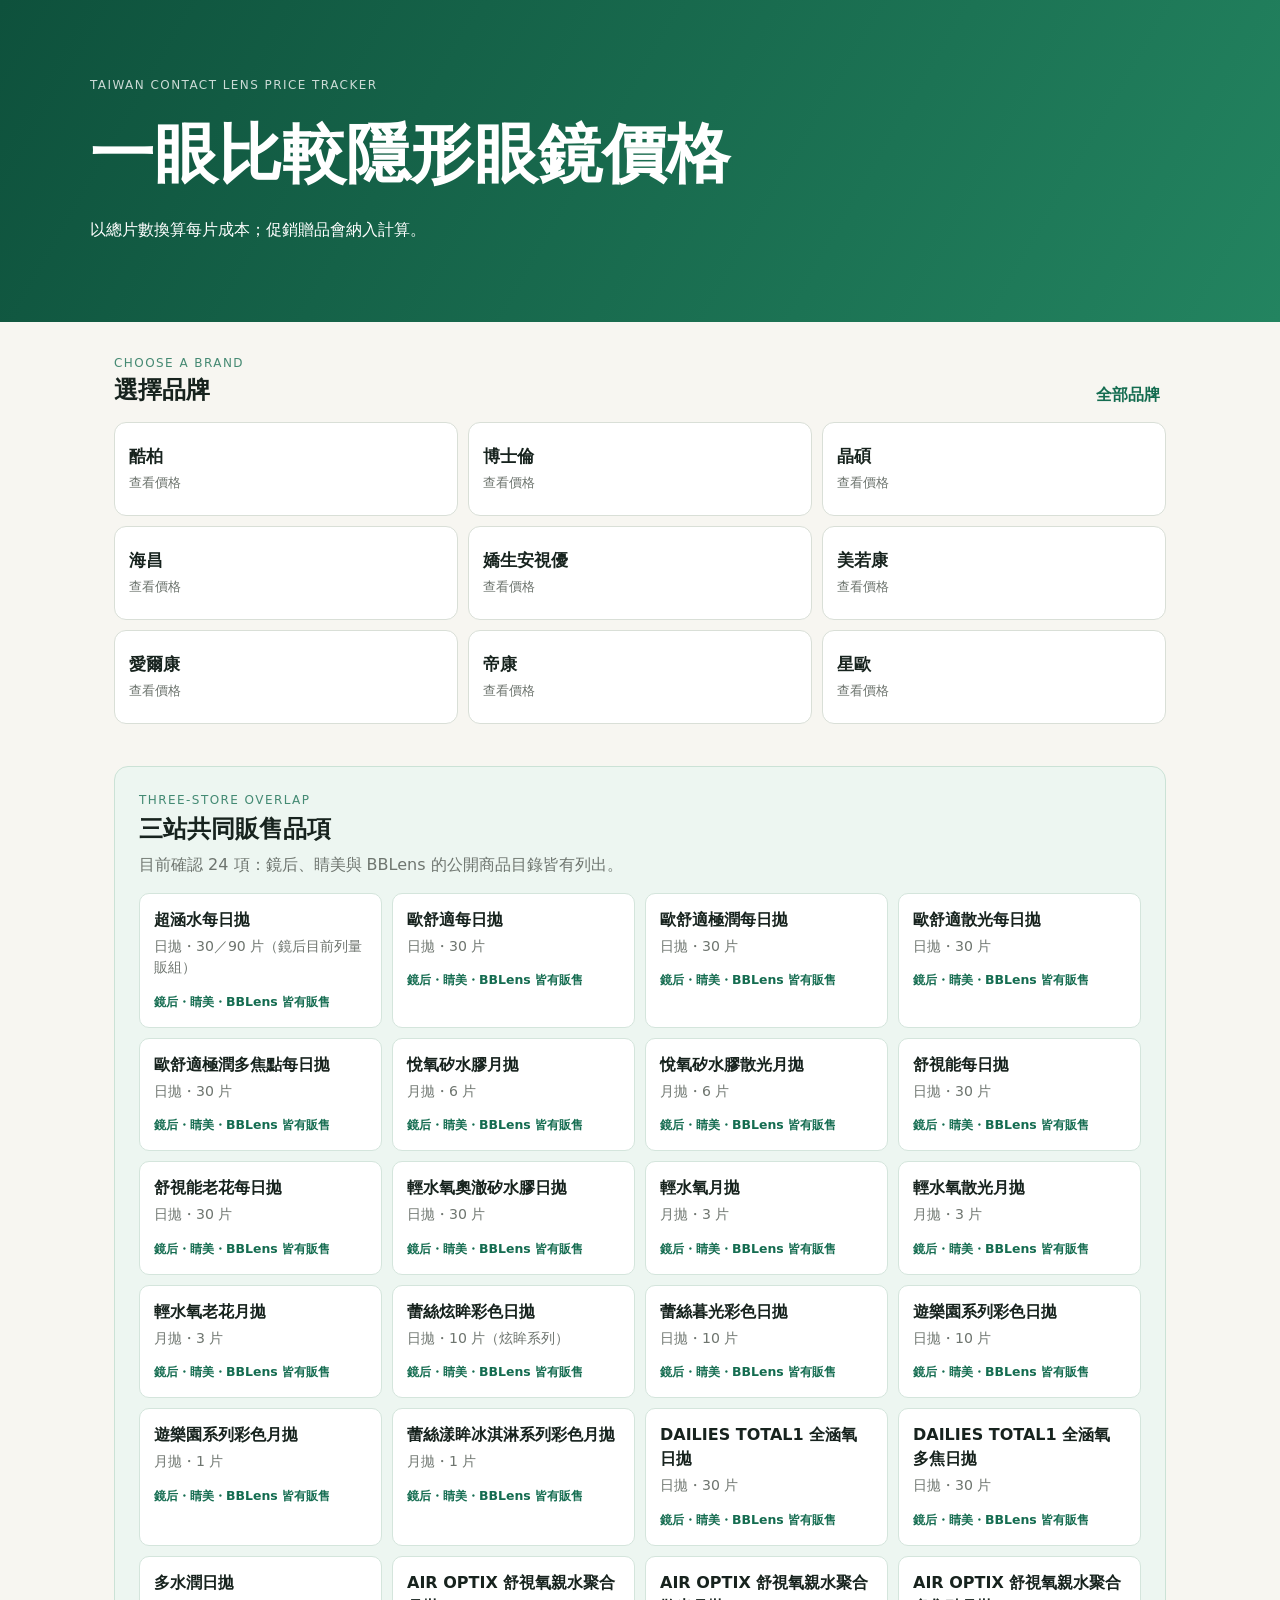
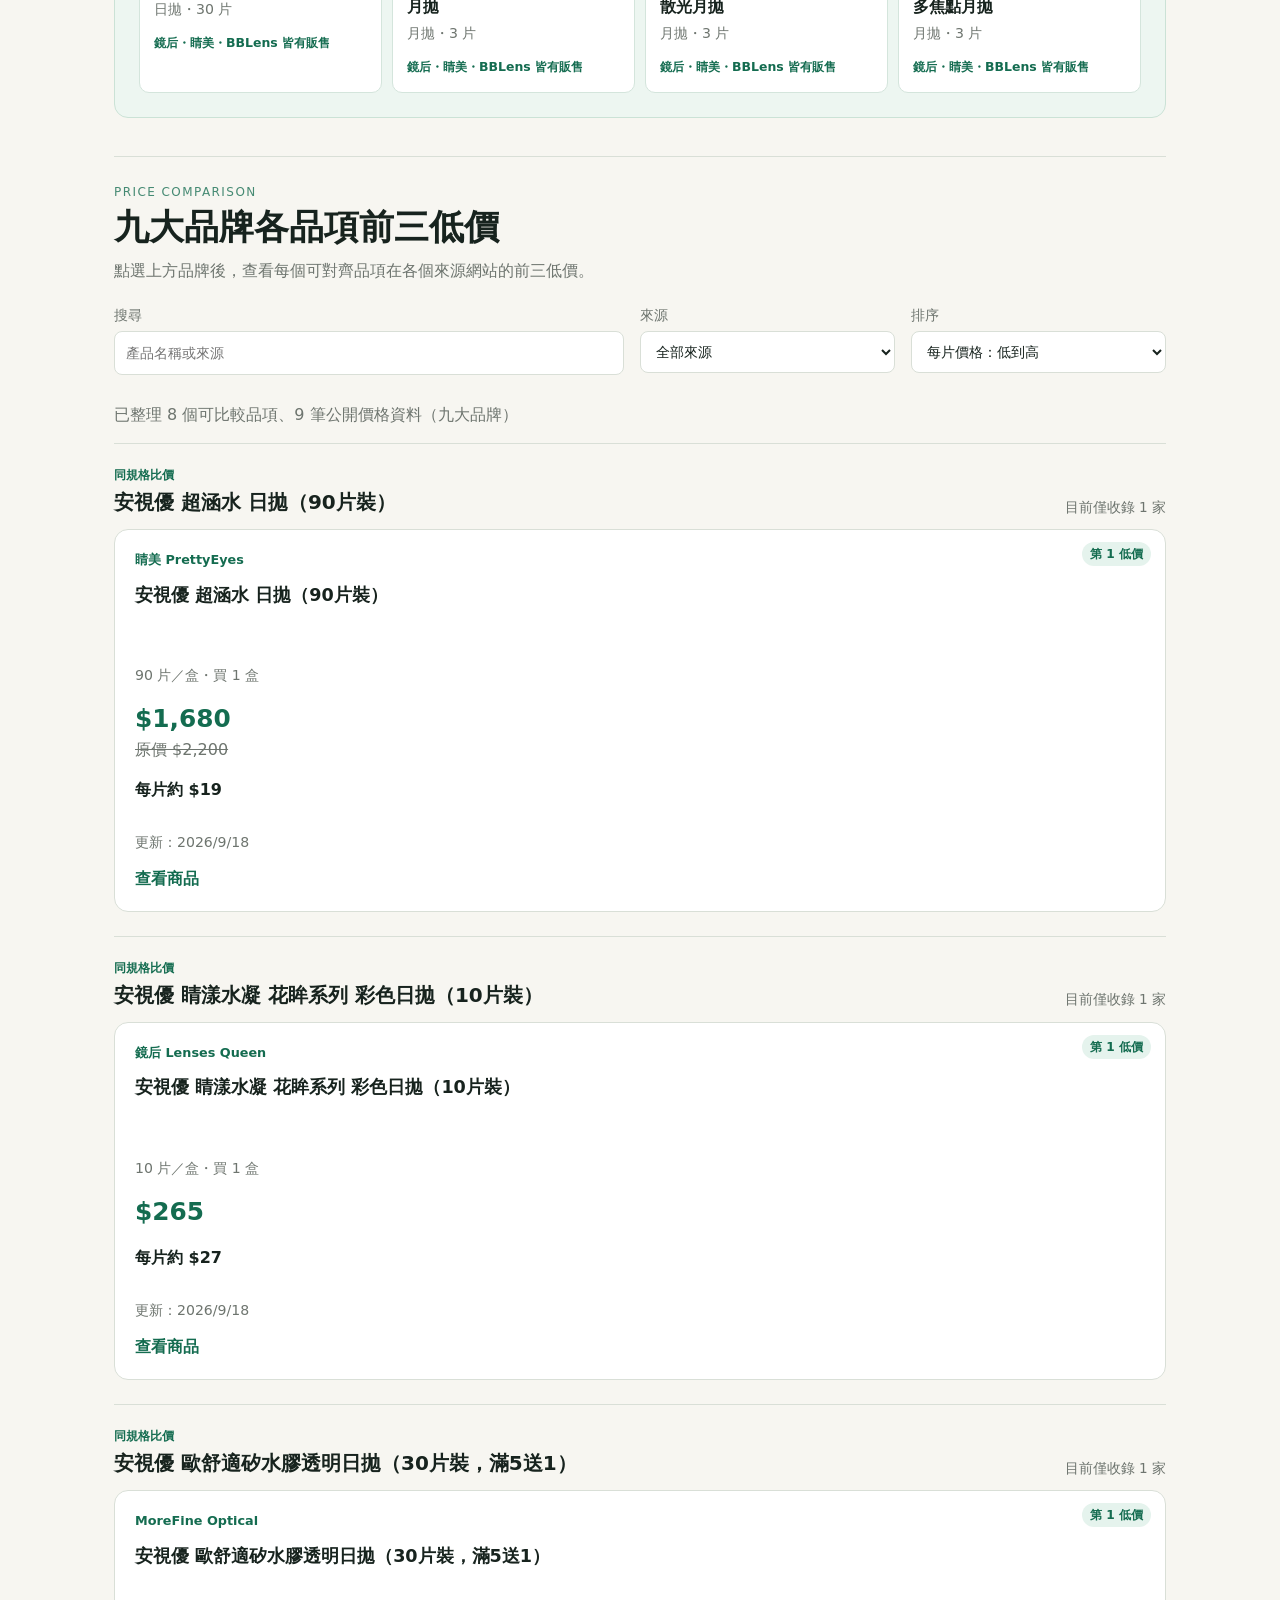
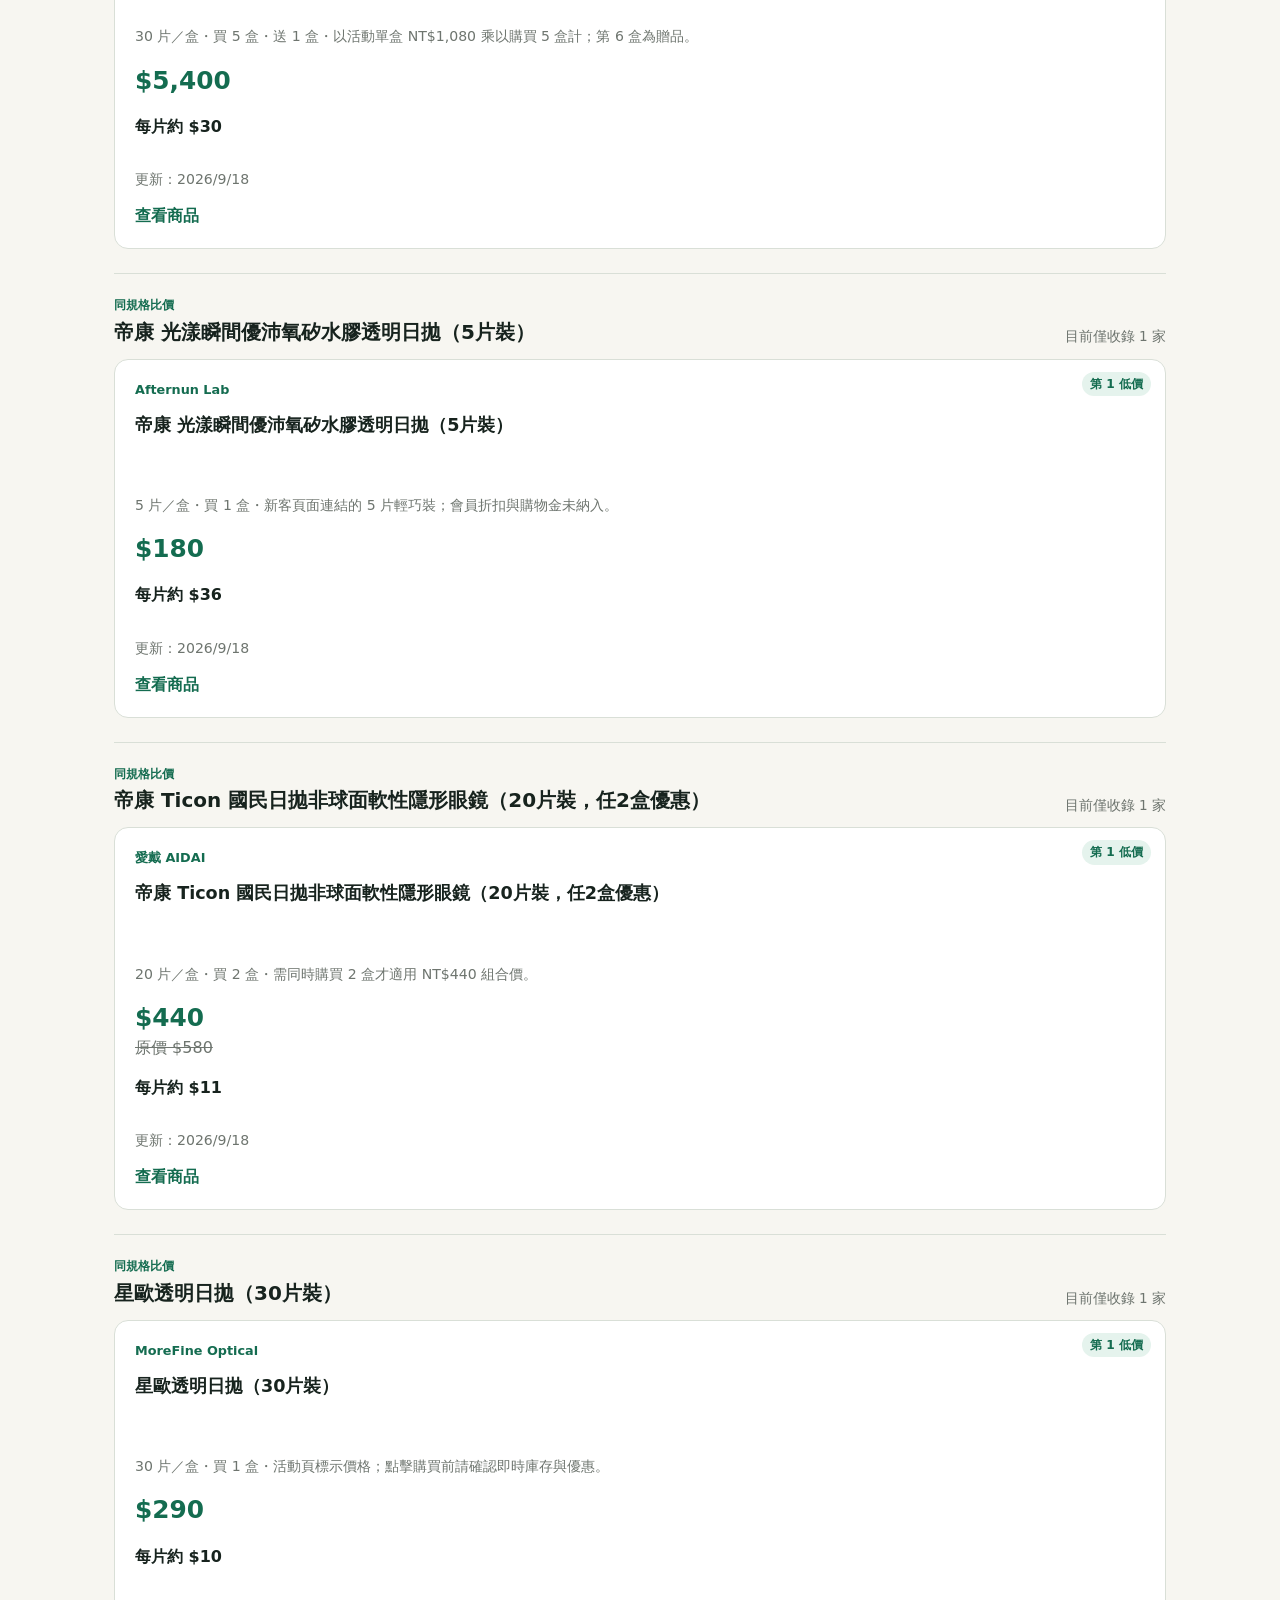
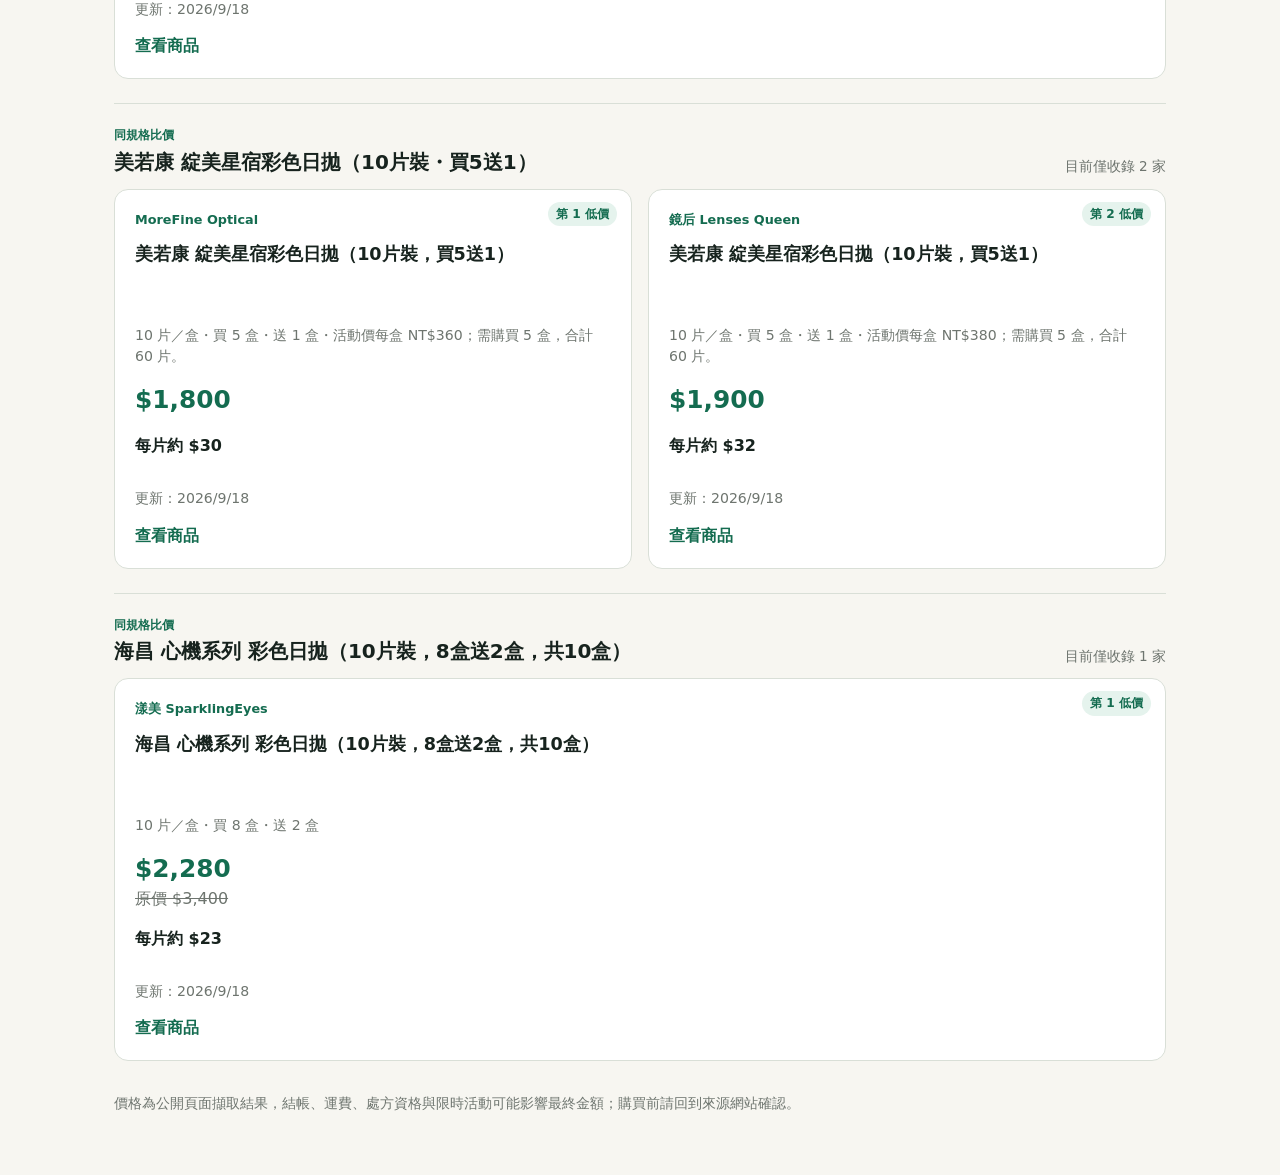
<file: index.html>
<!doctype html>
<html lang="zh-Hant">
<head>
  <meta charset="utf-8">
  <meta name="viewport" content="width=device-width, initial-scale=1">
  <title>LensPrice｜隱形眼鏡價格比較</title>
  <link rel="stylesheet" href="styles.css">
</head>
<body>
  <header>
    <p class="eyebrow">TAIWAN CONTACT LENS PRICE TRACKER</p>
    <h1>一眼比較隱形眼鏡價格</h1>
    <p>以總片數換算每片成本；促銷贈品會納入計算。</p>
  </header>
  <main>
    <section class="brand-picker" aria-label="選擇要比較的品牌">
      <div class="section-heading"><div><p class="eyebrow">CHOOSE A BRAND</p><h2>選擇品牌</h2></div><button id="clear-brand" class="text-button" type="button">全部品牌</button></div>
      <div id="brand-grid" class="brand-grid"></div>
    </section>
    <section id="shared-products" class="shared-products" aria-live="polite">
      <p class="eyebrow">THREE-STORE OVERLAP</p><h2 id="shared-title">三站共同販售品項</h2>
      <p id="shared-description">僅列出鏡后、睛美與 BBLens 的公開商品目錄都出現的同系列、同規格品項。</p>
      <div id="shared-list" class="shared-list"></div>
    </section>
    <section id="comparison" class="comparison" aria-live="polite">
      <div class="comparison-heading"><p id="comparison-kicker" class="eyebrow">PRICE COMPARISON</p><h2 id="comparison-title">九大品牌商品價格總覽</h2><p id="comparison-description">點選品牌後，依同系列、同片數與相同促銷門檻，列出每個品項每片成本最低的前三個通路。</p></div>
      <section class="controls" aria-label="篩選商品">
        <label>搜尋 <input id="search" type="search" placeholder="產品名稱或來源"></label>
        <label>來源 <select id="source"><option value="">全部來源</option></select></label>
        <label>排序 <select id="sort"><option value="unitPrice">每片價格：低到高</option><option value="salePrice">總價：低到高</option><option value="checkedAt">最近更新</option></select></label>
      </section>
      <p id="summary" class="summary"></p>
      <section id="products" class="grid"></section>
      <p id="empty-state" class="empty-state" hidden>這個品牌尚未收錄商品。新增來源商品頁後，就會顯示在這裡。</p>
    </section>
    <p class="notice">價格為公開頁面擷取結果，結帳、運費、處方資格與限時活動可能影響最終金額；購買前請回到來源網站確認。</p>
  </main>
  <template id="ranking-template">
    <section class="ranking-group">
      <div class="ranking-heading"><div><p class="comparison-name"></p><h3></h3></div><p class="coverage"></p></div>
      <div class="rankings"></div>
    </section>
  </template>
  <template id="shared-template"><article class="shared-card"><h3></h3><p></p><span>鏡后・睛美・BBLens 皆有販售</span></article></template>
  <template id="card-template">
    <article class="card">
      <p class="rank"></p><div class="source"></div><h2></h2><p class="offer"></p>
      <div class="prices"><strong></strong><span></span></div>
      <p class="unit"></p><p class="checked"></p><a target="_blank" rel="noreferrer">查看商品</a>
    </article>
  </template>
  <script src="app.js"></script>
</body>
</html>
</file>
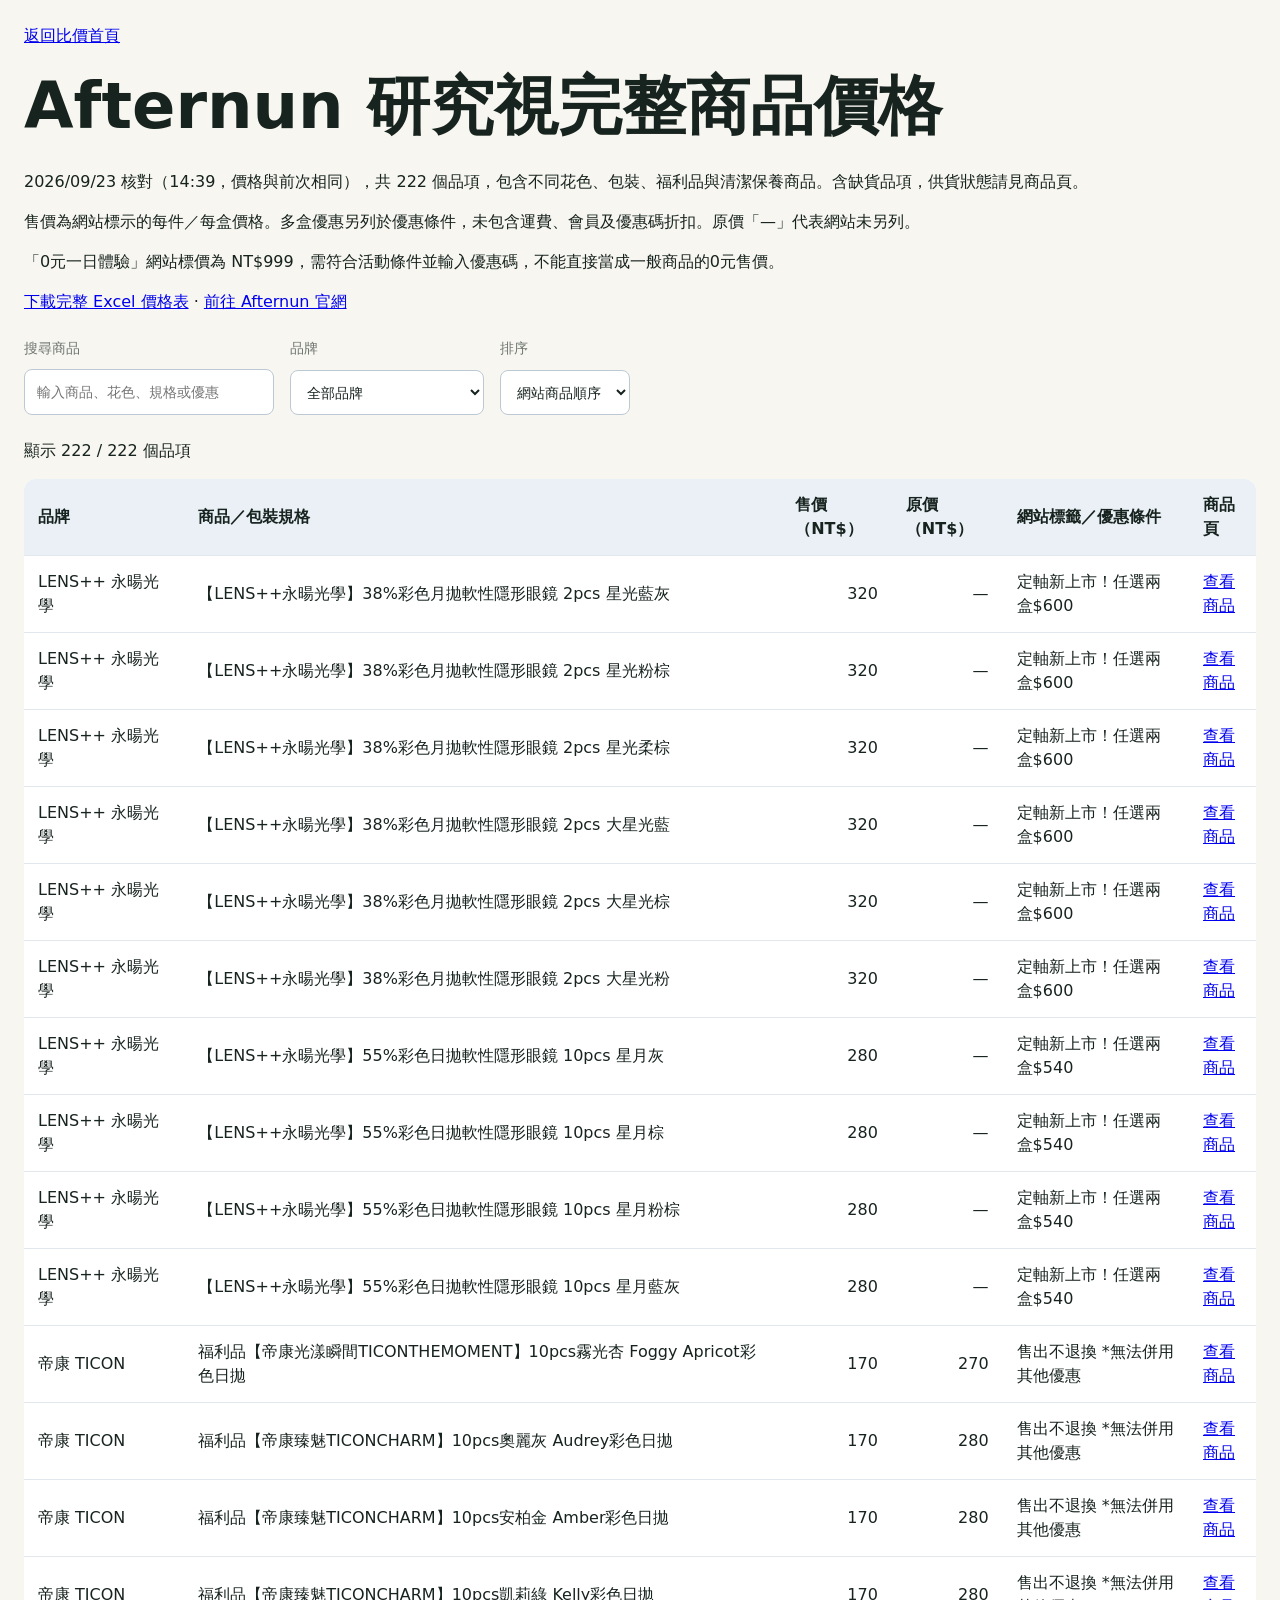
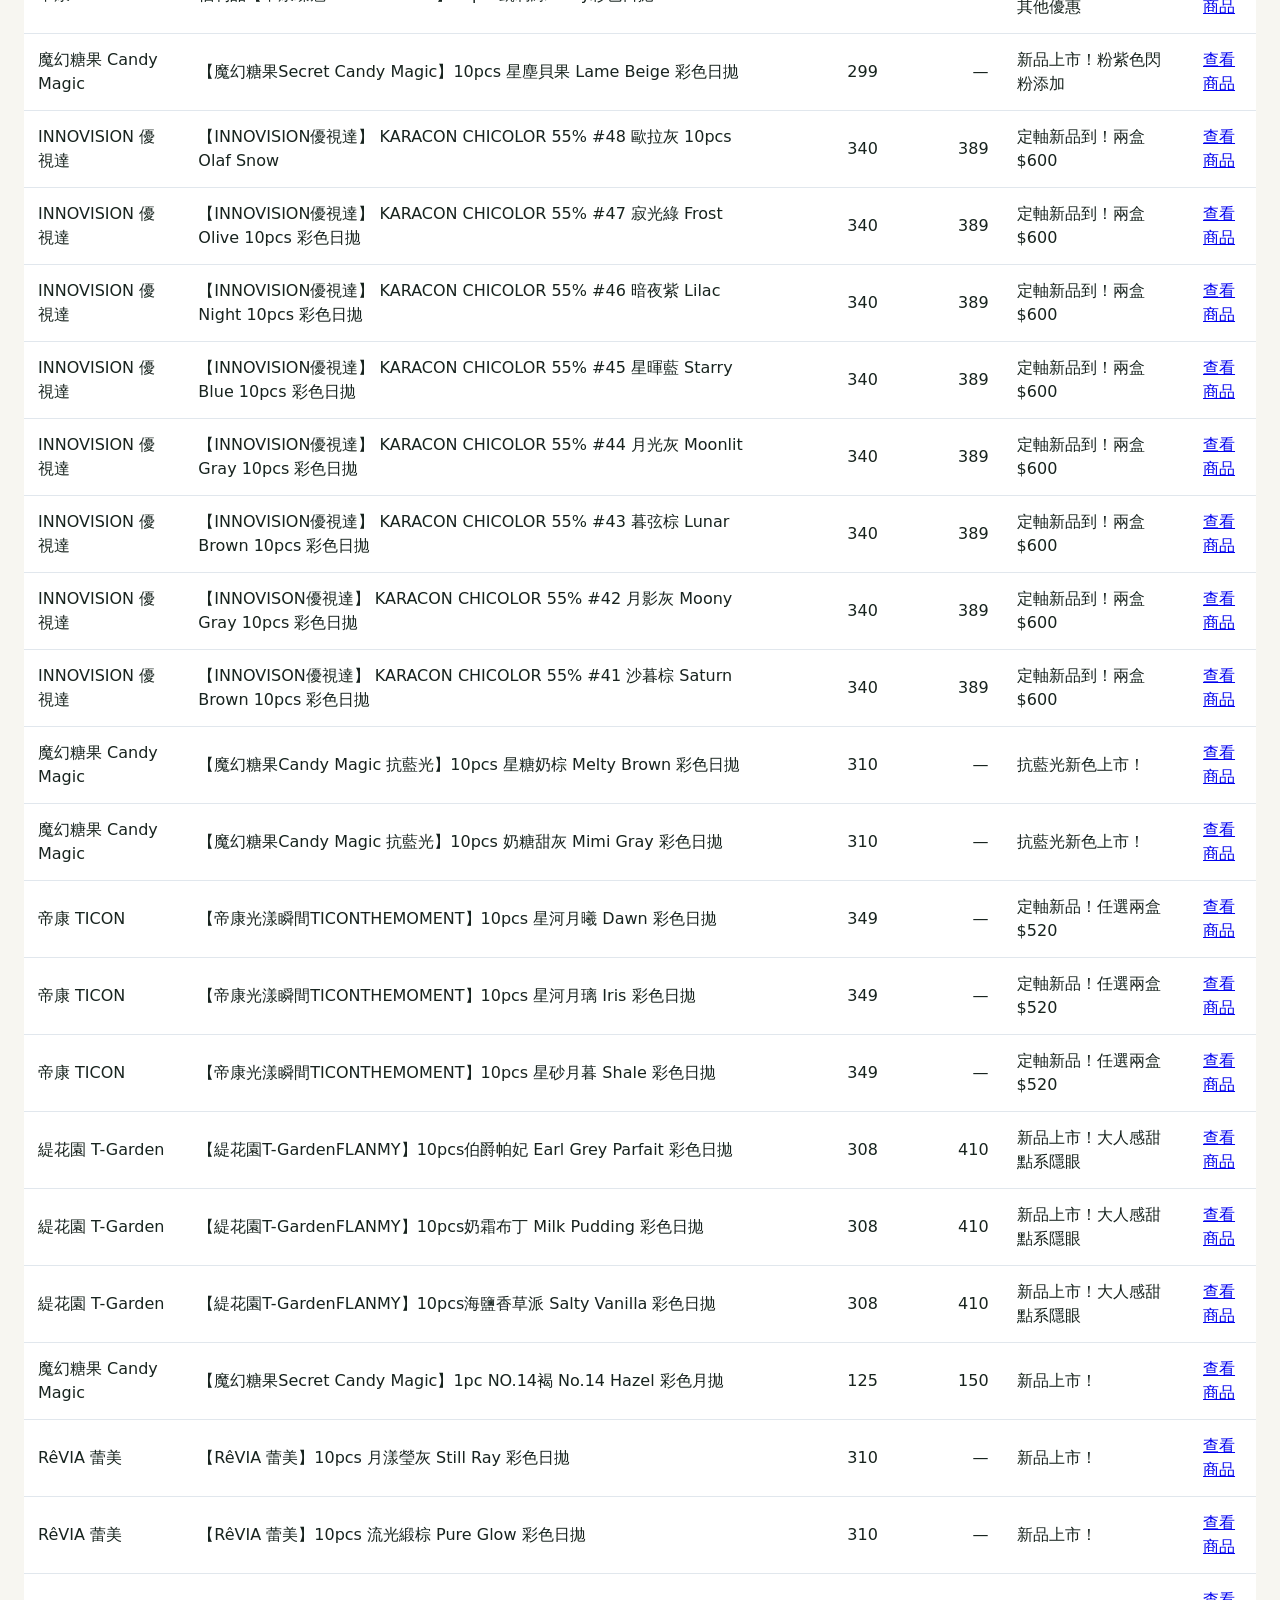
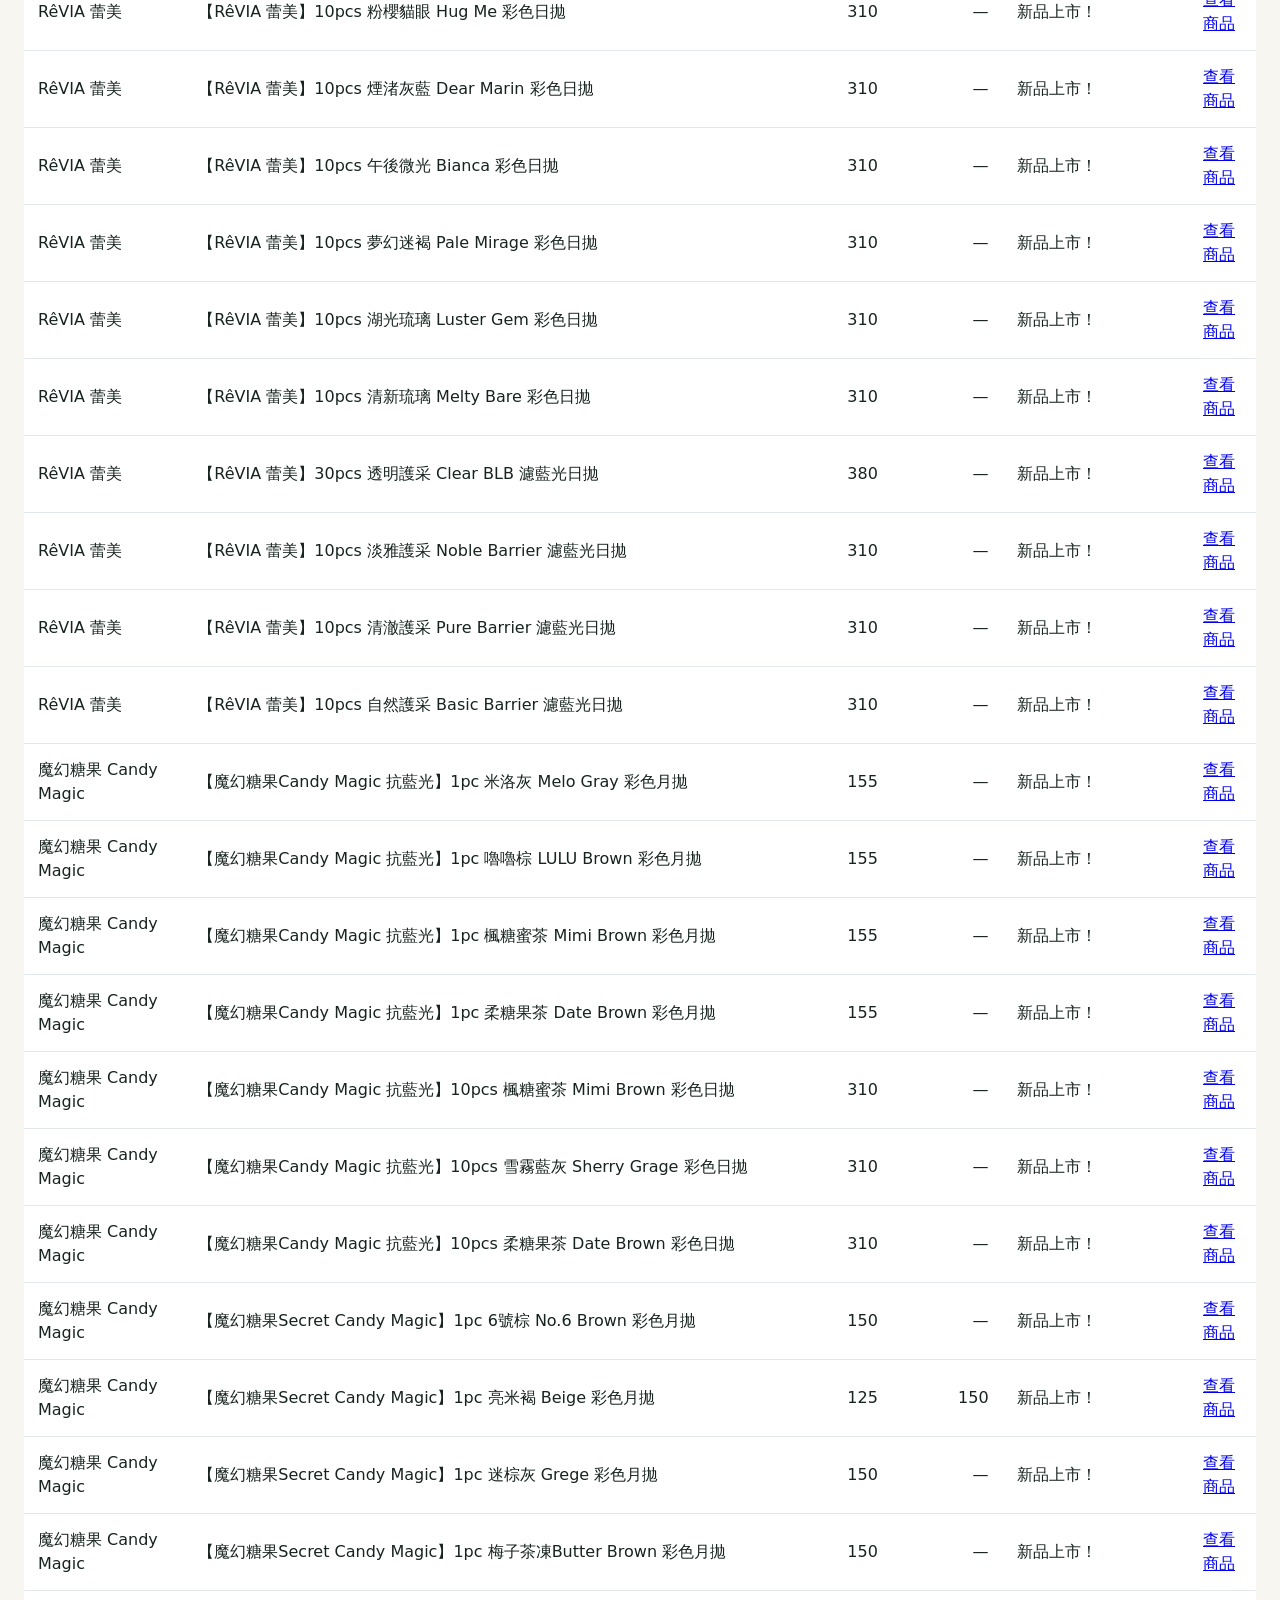
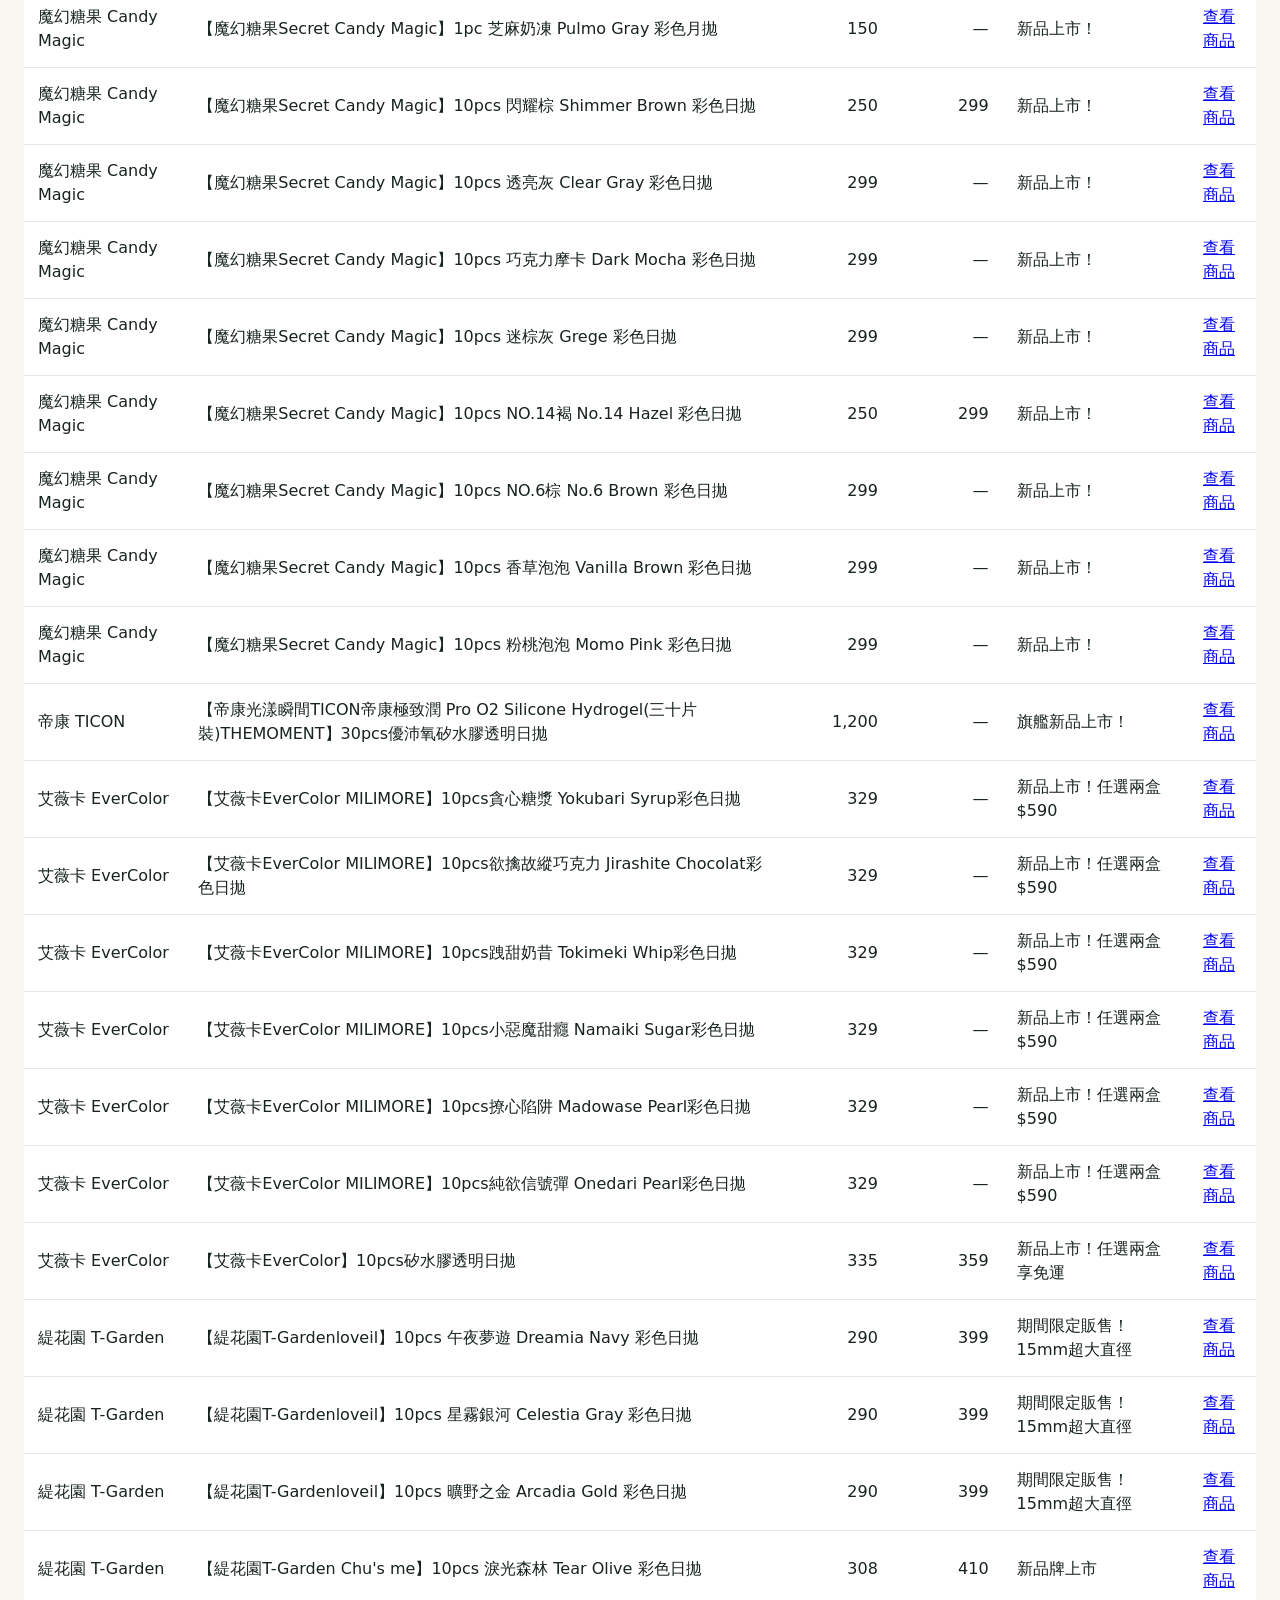
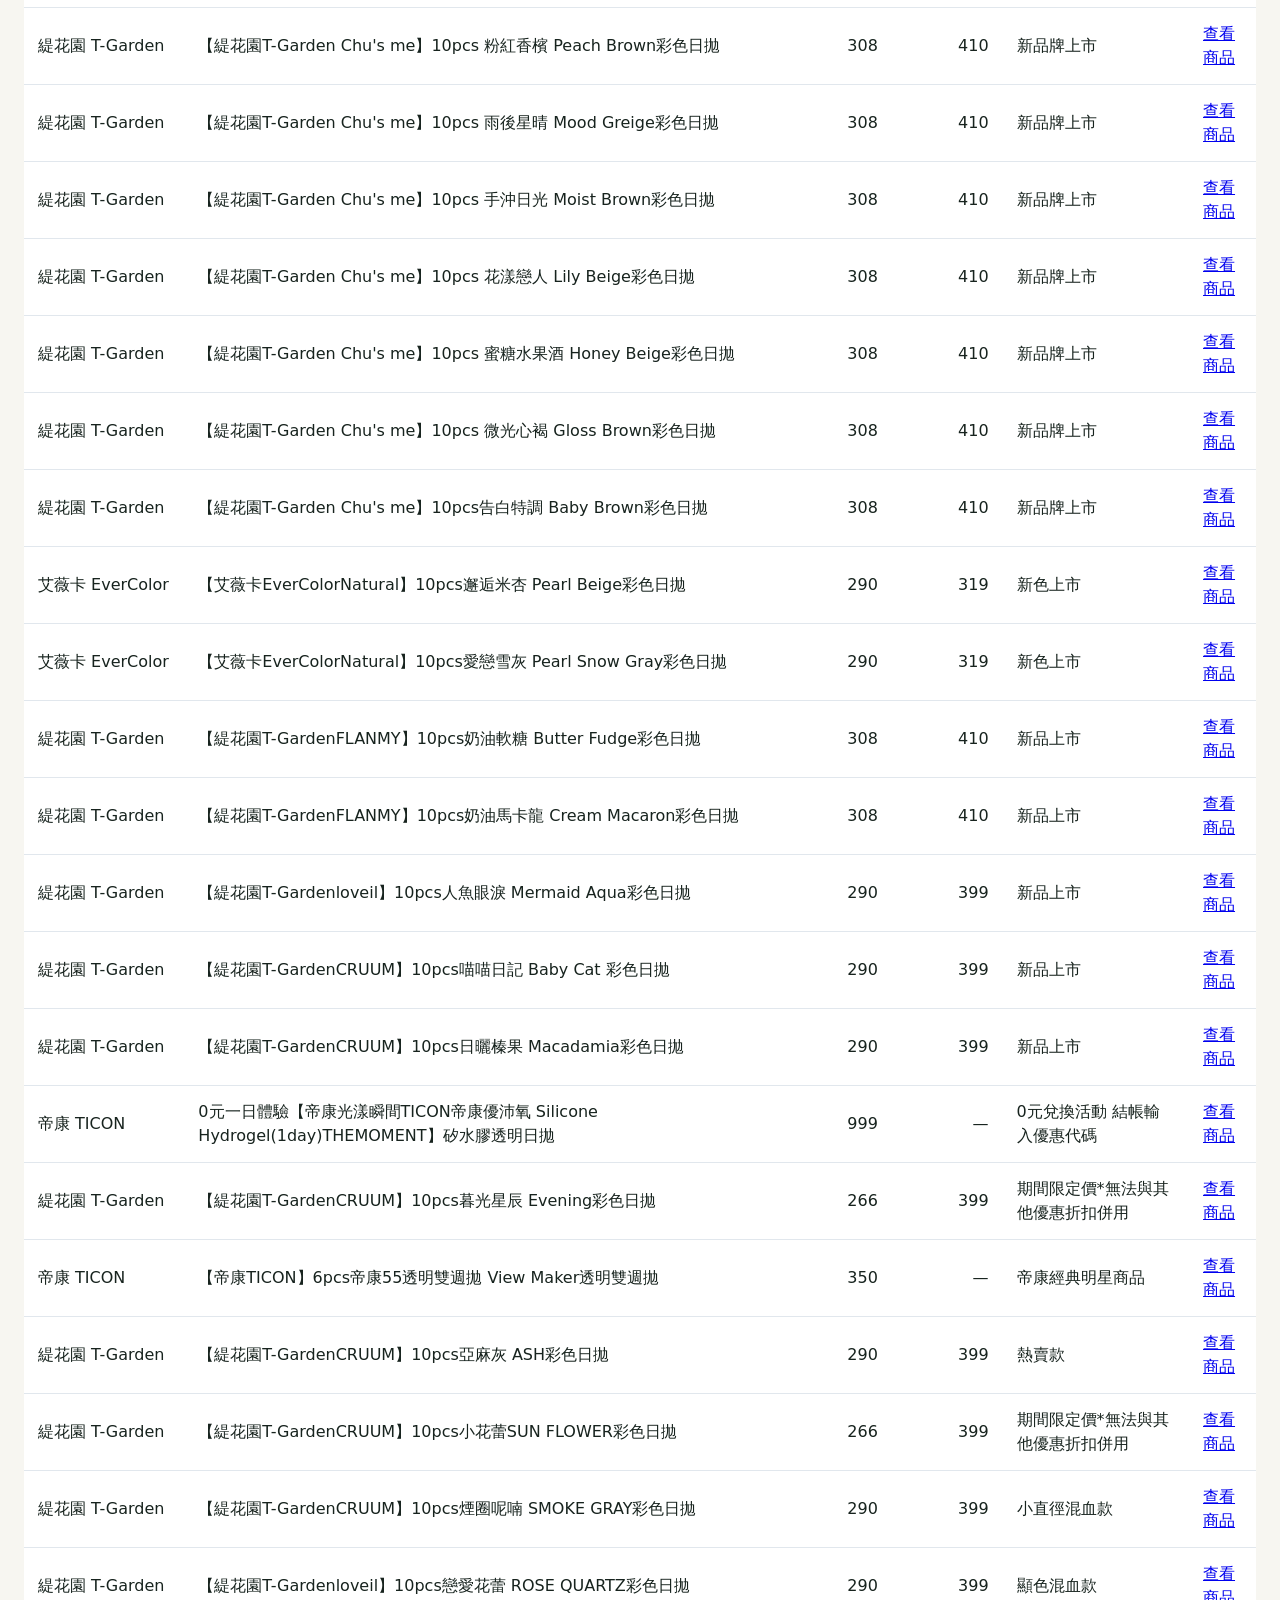
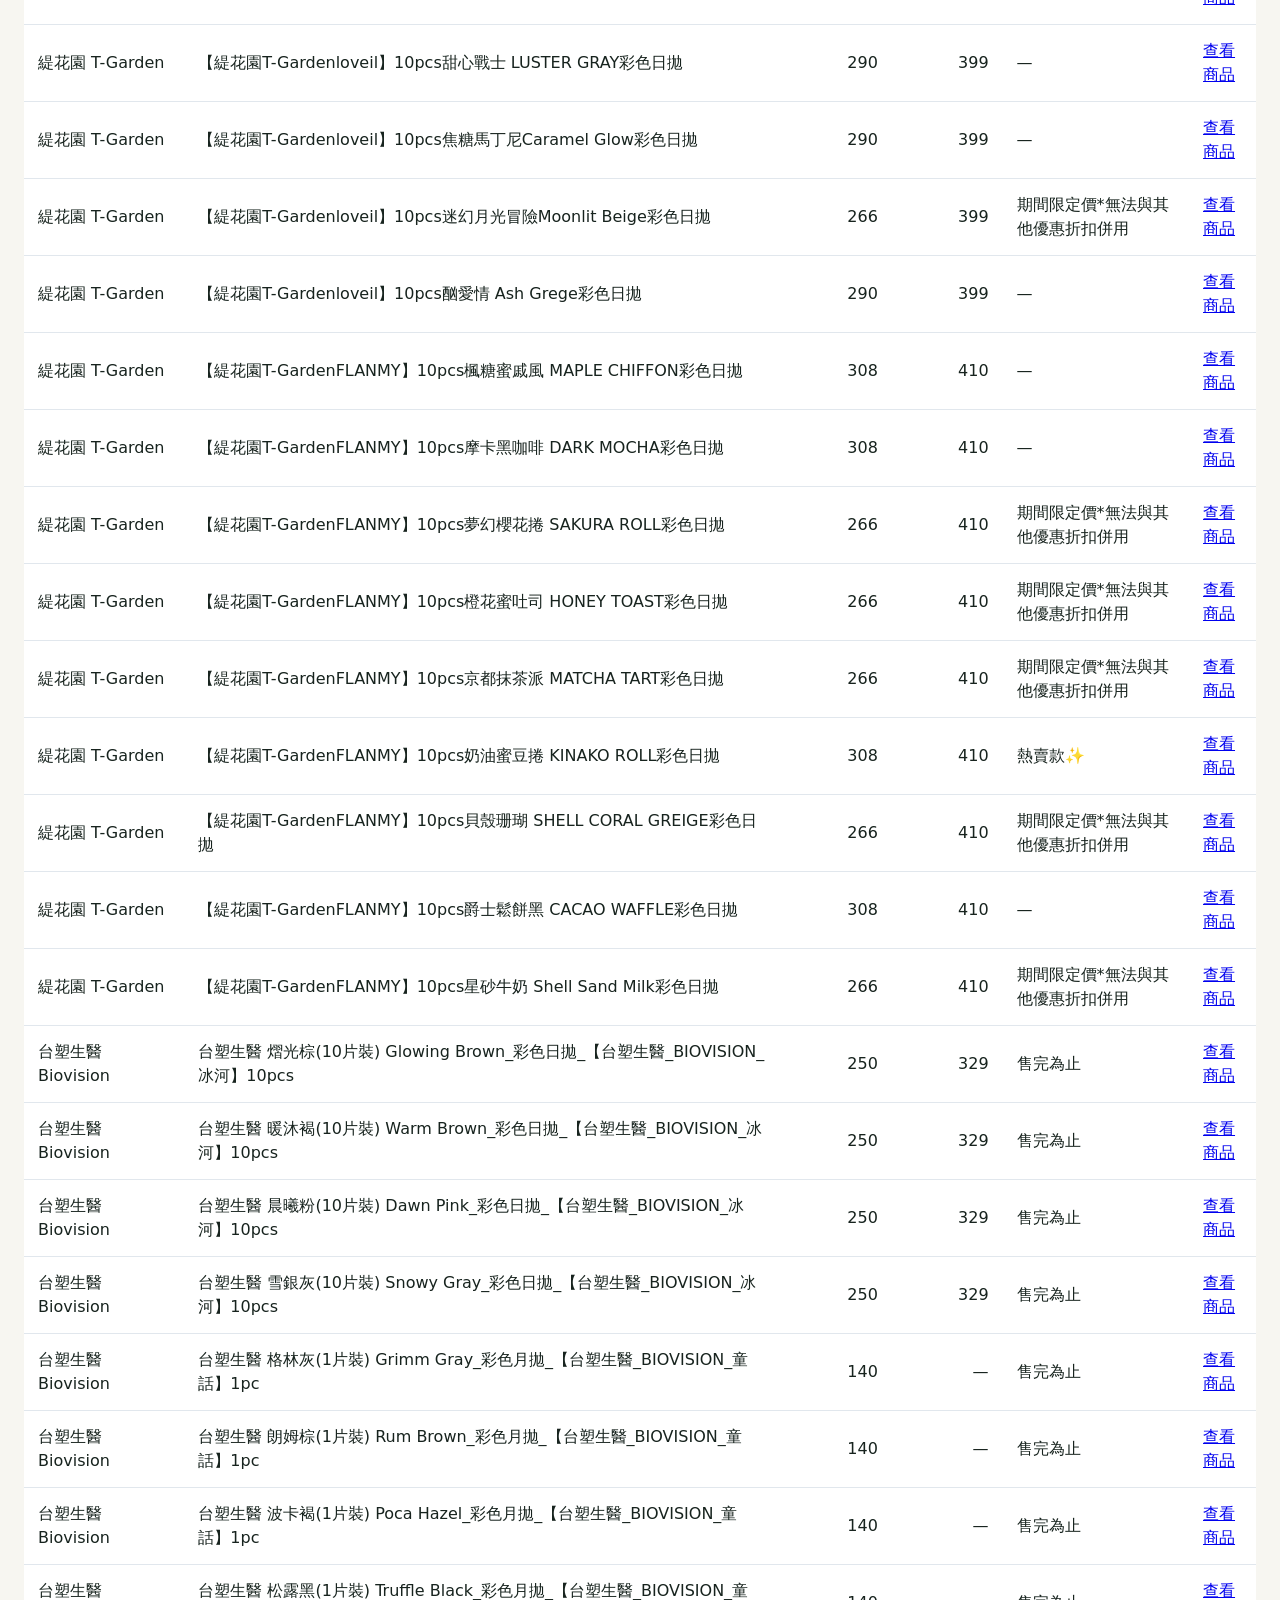
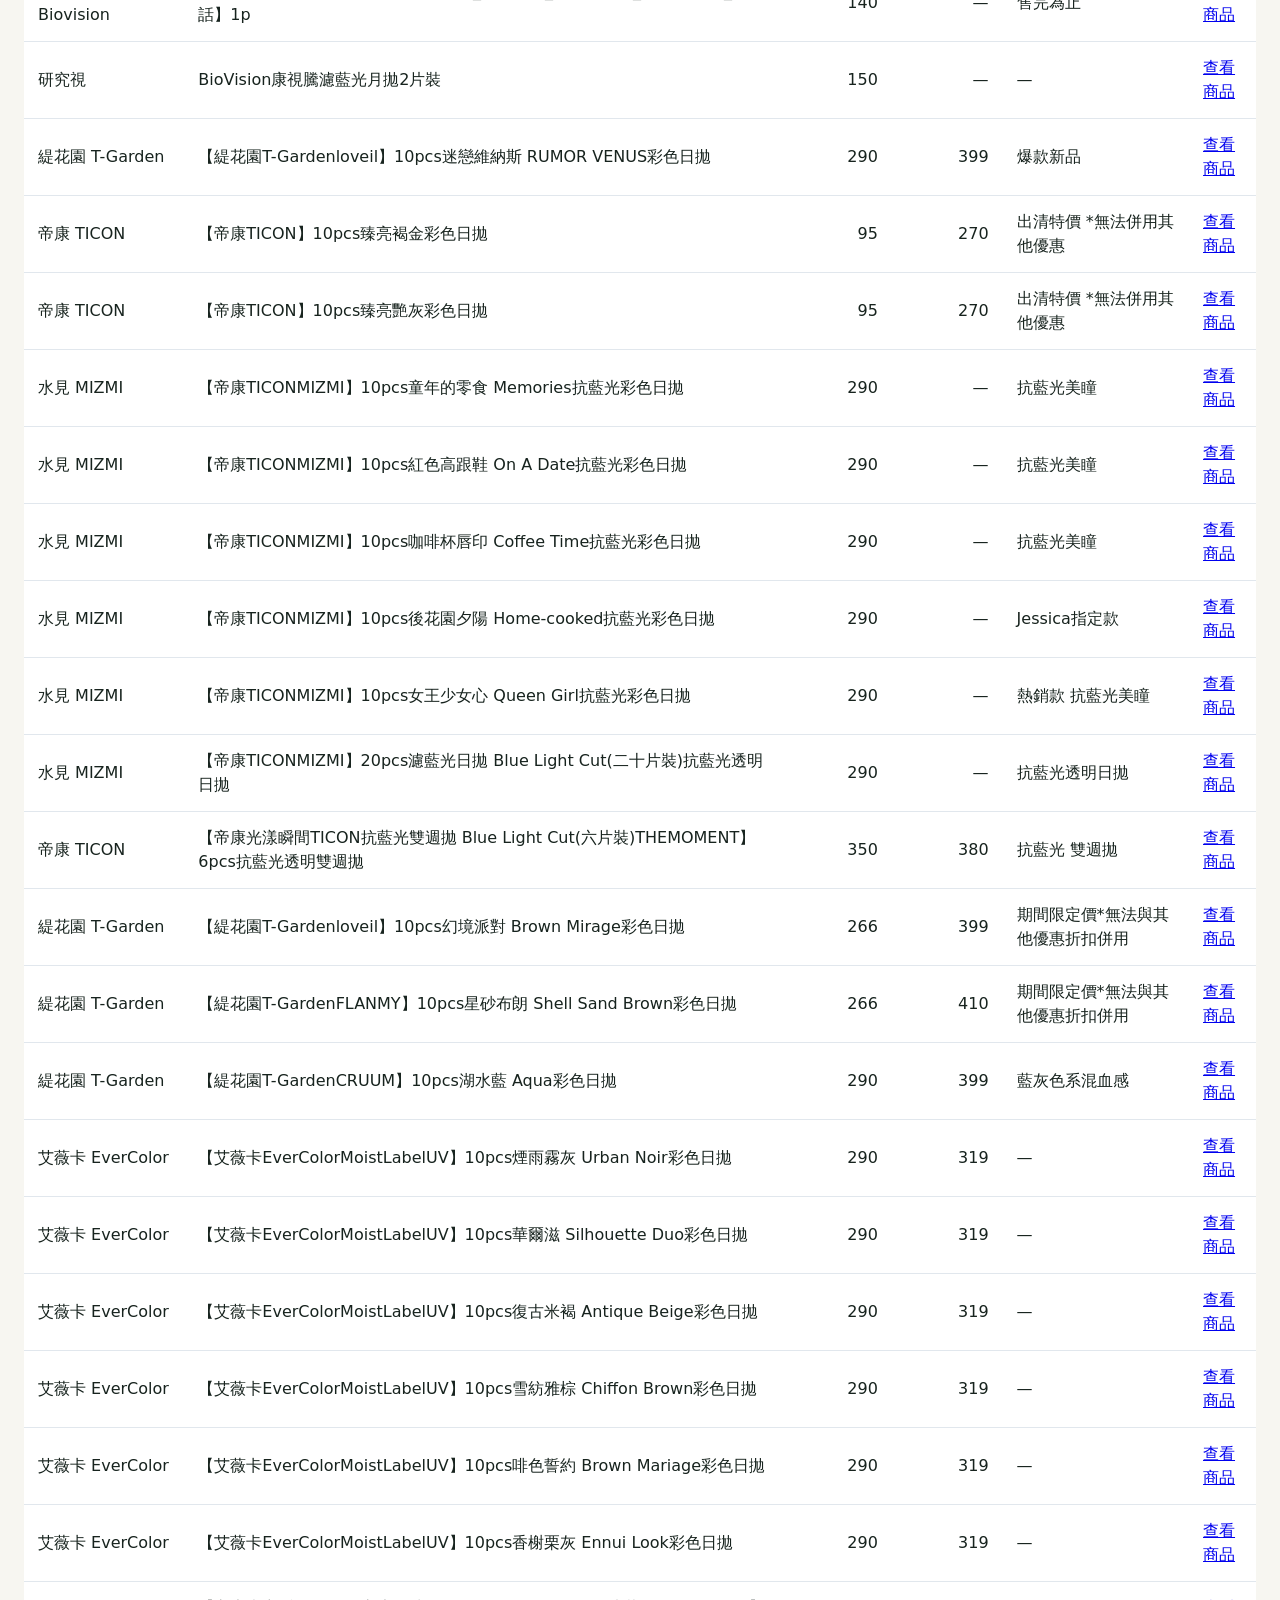
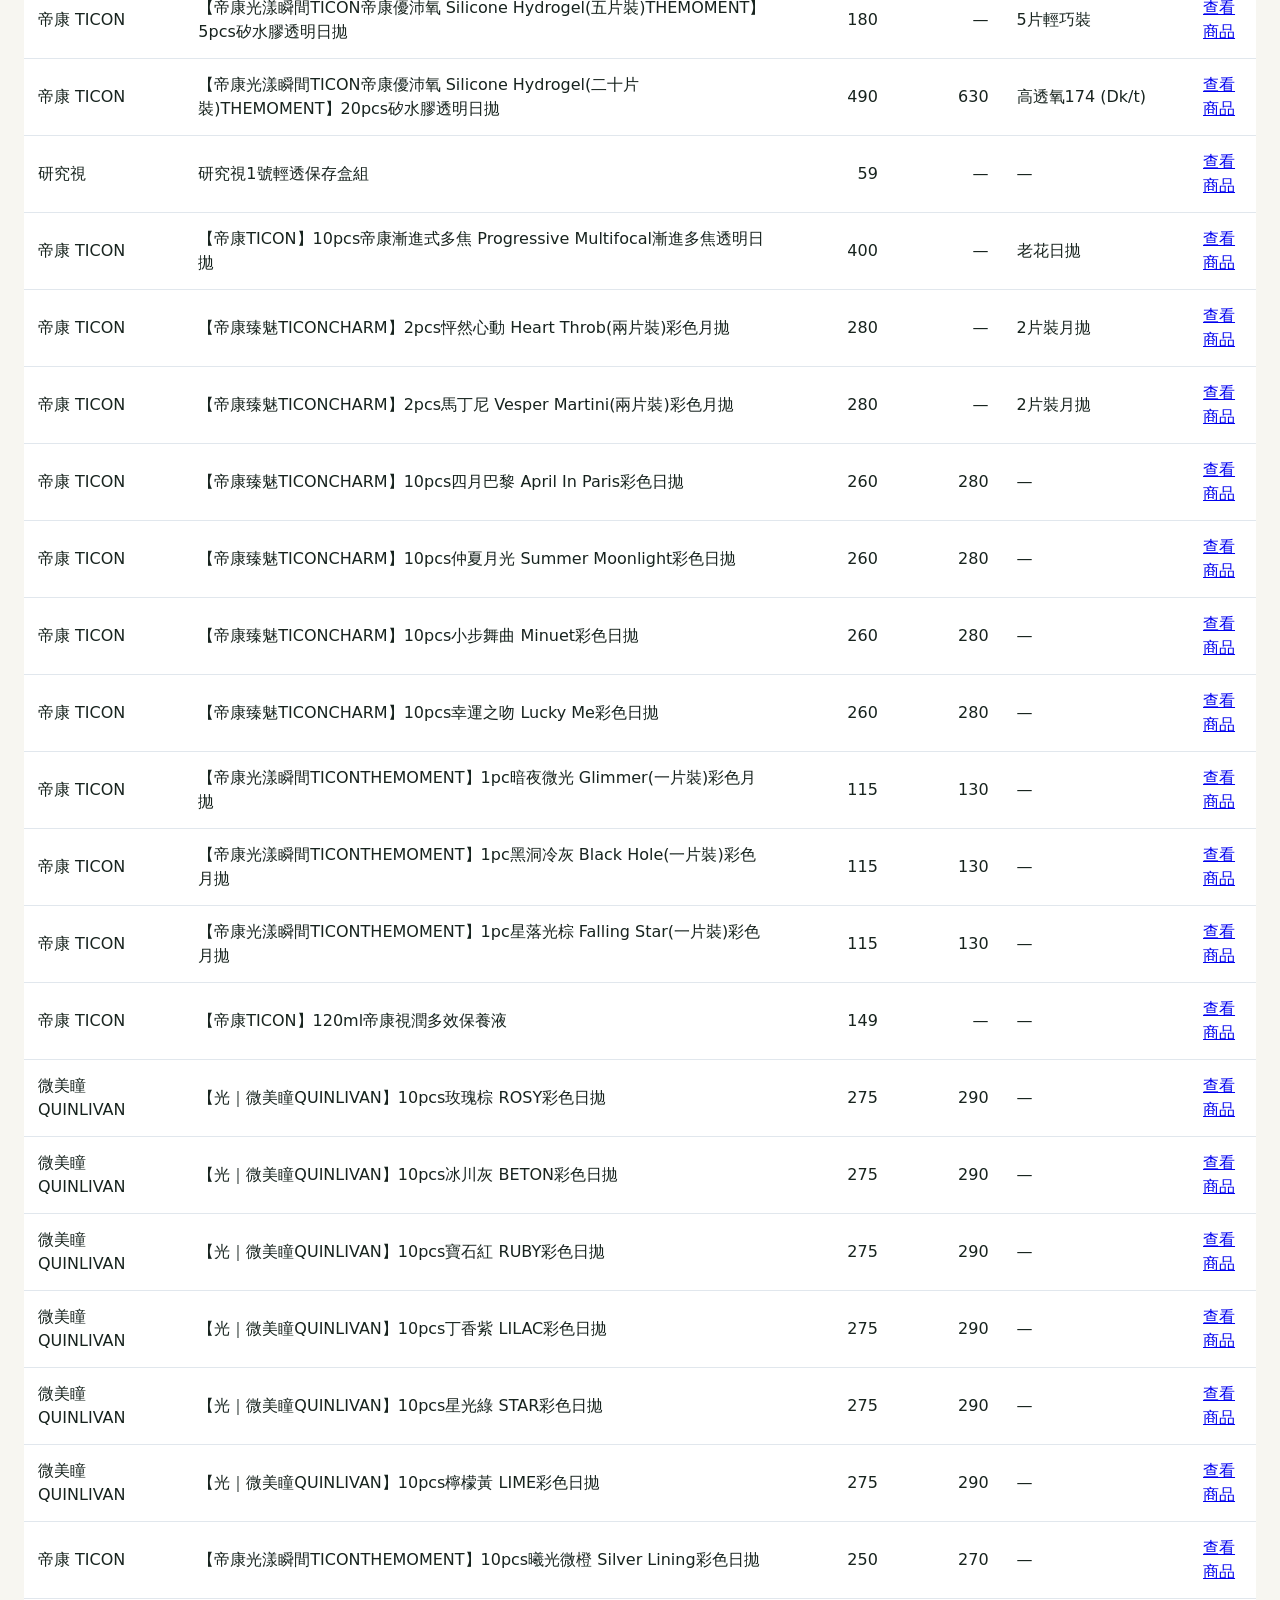
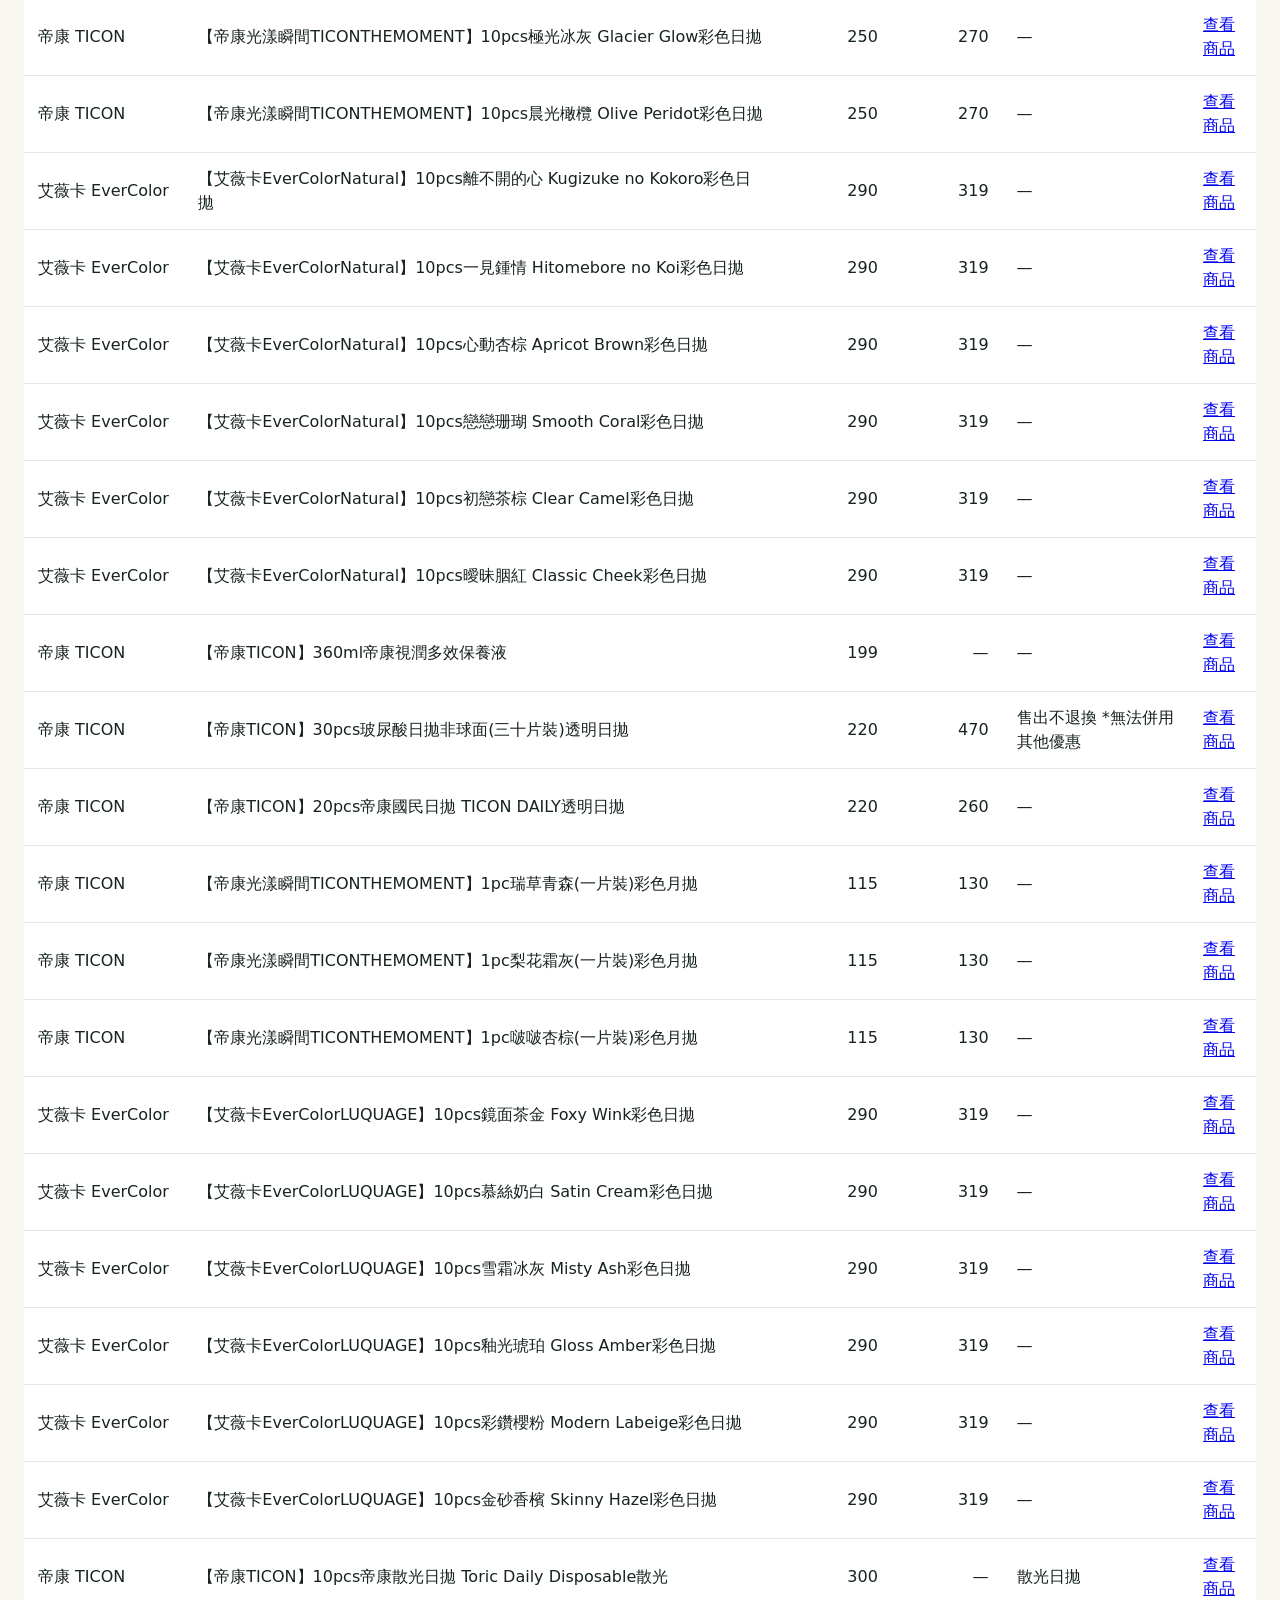
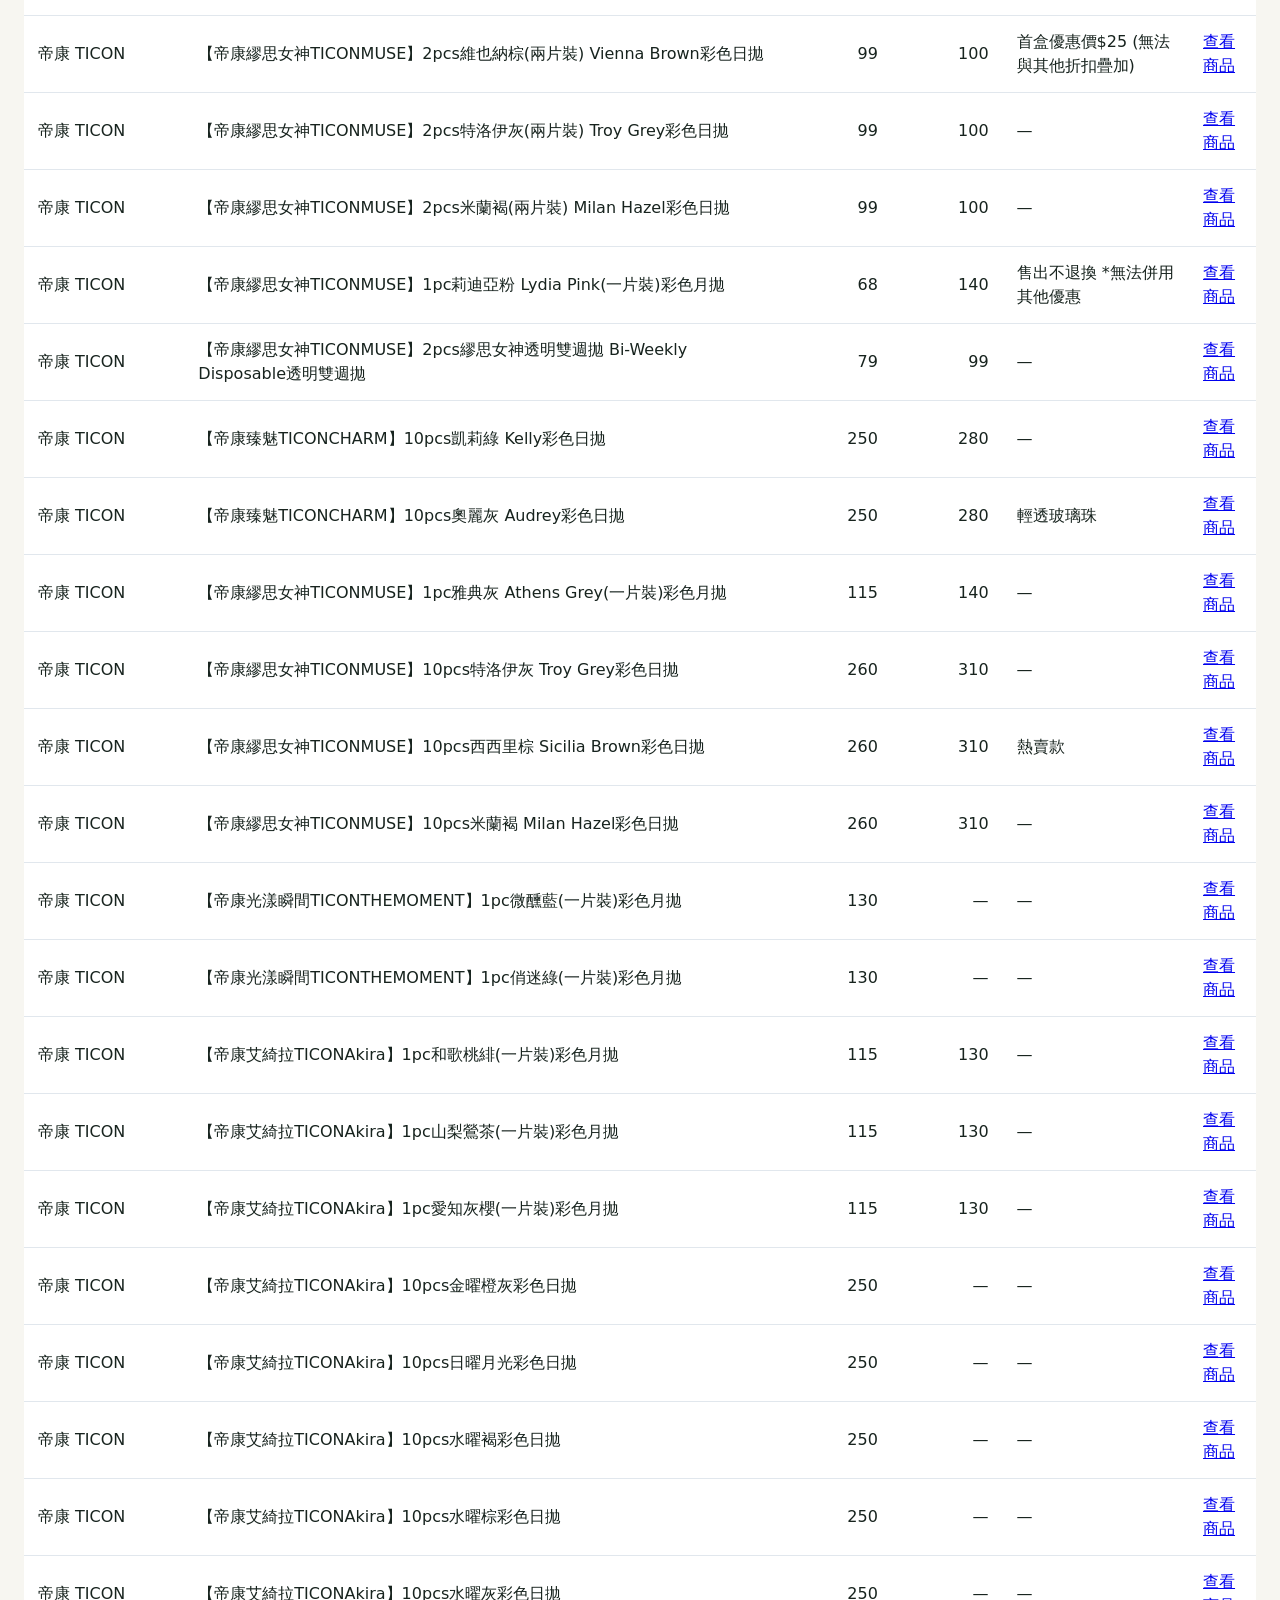
<file: public/afternun.html>
<!doctype html>
<html lang="zh-Hant"><head><meta charset="utf-8"><meta name="viewport" content="width=device-width,initial-scale=1"><title>Afternun 研究視完整商品價格｜LensPrice</title><link rel="stylesheet" href="styles.css"><style>
main{max-width:1500px;margin:auto;padding:24px}.catalog-controls{display:flex;gap:16px;flex-wrap:wrap;margin:24px 0}.catalog-controls label{display:grid;gap:6px}.catalog-controls input,.catalog-controls select{font:inherit;padding:12px;border:1px solid #bcc9d4;border-radius:8px}.table-scroll{overflow:auto;background:white;border-radius:12px}table{border-collapse:collapse;width:100%;min-width:1000px}th,td{padding:14px;text-align:left;border-bottom:1px solid #e1e7ed}th{background:#eaf0f6}td.money{text-align:right;white-space:nowrap}th:nth-child(2){min-width:340px}tbody tr:hover{background:#f4f8fb}.catalog-controls input{min-width:250px}
</style><script src="afternun.js" defer></script></head><body><main><a href="index.html">返回比價首頁</a><h1>Afternun 研究視完整商品價格</h1><p>2026/09/23 核對（14:39，價格與前次相同），共 222 個品項，包含不同花色、包裝、福利品與清潔保養商品。含缺貨品項，供貨狀態請見商品頁。</p><p>售價為網站標示的每件／每盒價格。多盒優惠另列於優惠條件，未包含運費、會員及優惠碼折扣。原價「—」代表網站未另列。</p><p>「0元一日體驗」網站標價為 NT$999，需符合活動條件並輸入優惠碼，不能直接當成一般商品的0元售價。</p><p><a href="afternun-prices-2026-09-23.xlsx" download>下載完整 Excel 價格表</a> · <a href="https://www.afternunlab.com/products" target="_blank" rel="noopener noreferrer">前往 Afternun 官網</a></p><div class="catalog-controls"><label>搜尋商品<input id="query" type="search" placeholder="輸入商品、花色、規格或優惠"></label><label>品牌<select id="brand"><option value="">全部品牌</option></select></label><label>排序<select id="sort"><option value="default">網站商品順序</option><option value="asc">售價由低到高</option><option value="desc">售價由高到低</option></select></label></div><p id="count" role="status">載入中…</p><div class="table-scroll"><table><thead><tr><th>品牌</th><th>商品／包裝規格</th><th>售價（NT$）</th><th>原價（NT$）</th><th>網站標籤／優惠條件</th><th>商品頁</th></tr></thead><tbody id="catalog"></tbody></table></div></main></body></html>
</file>
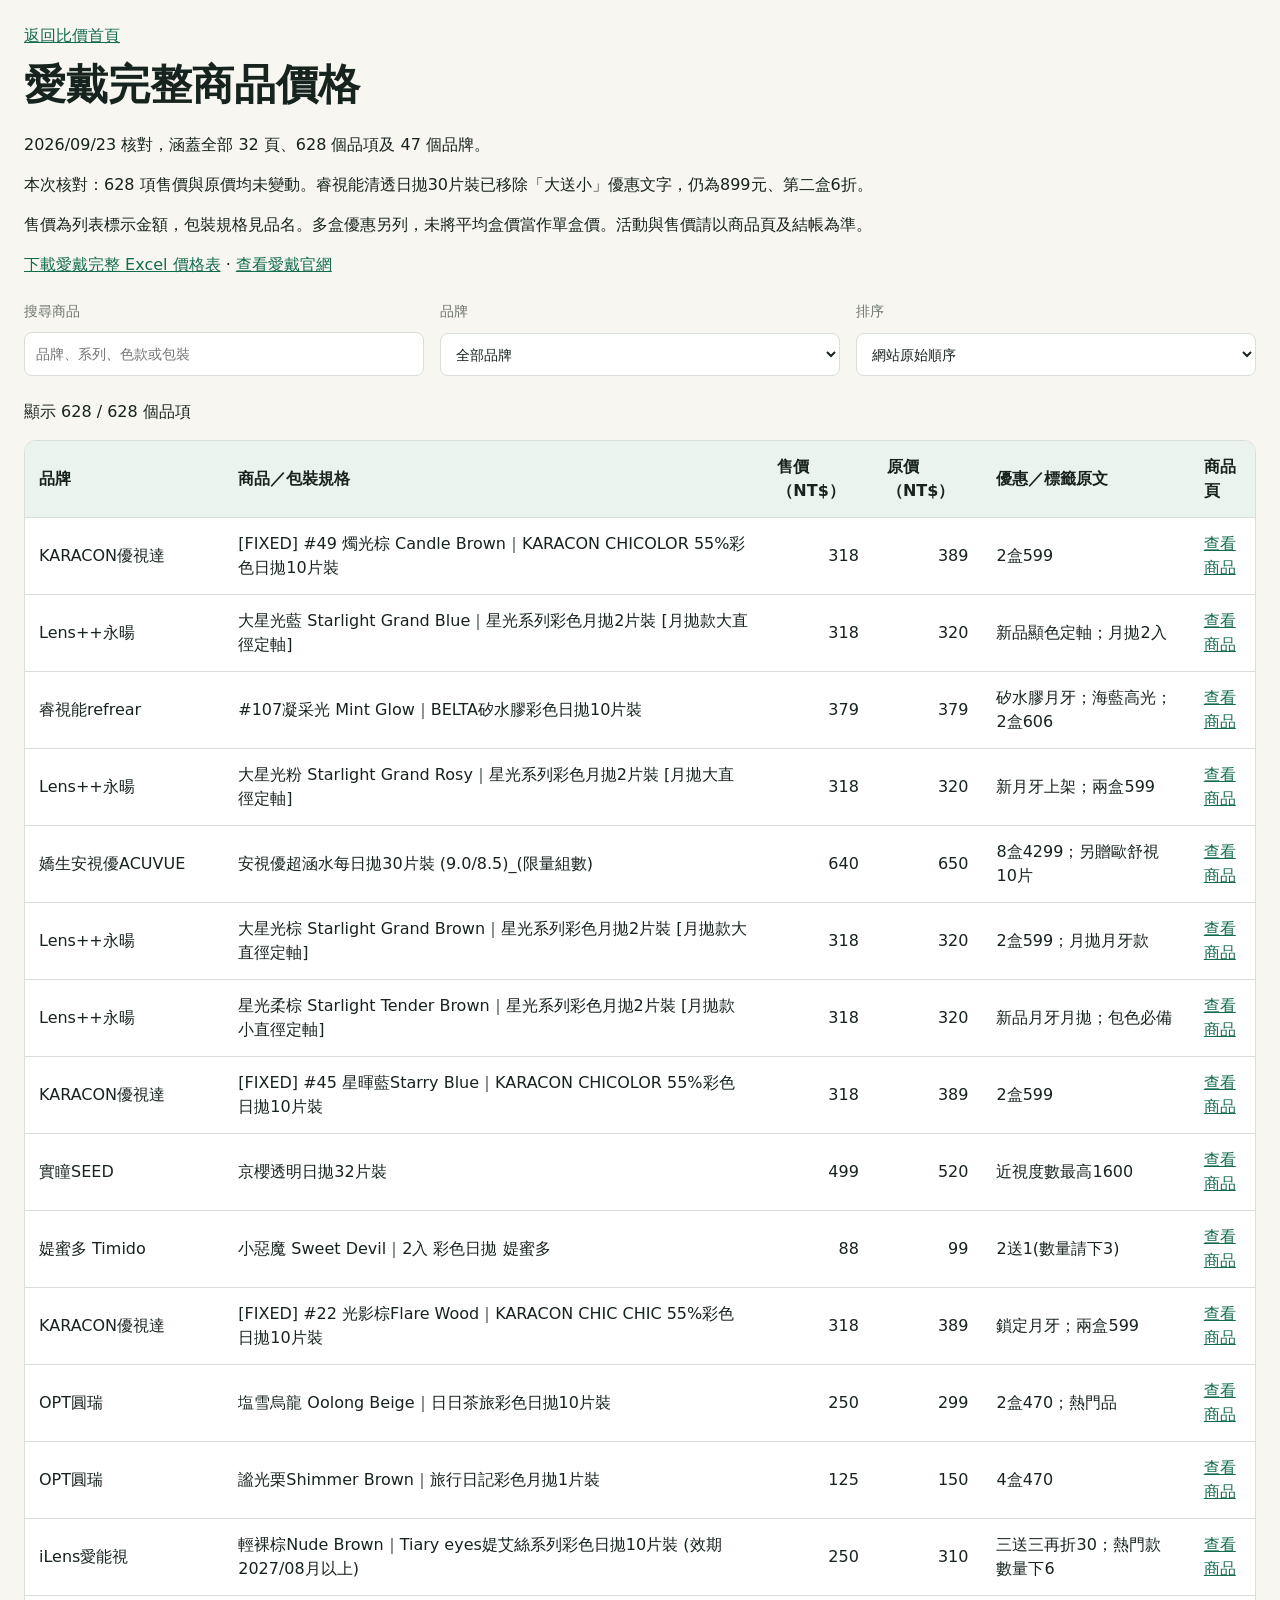
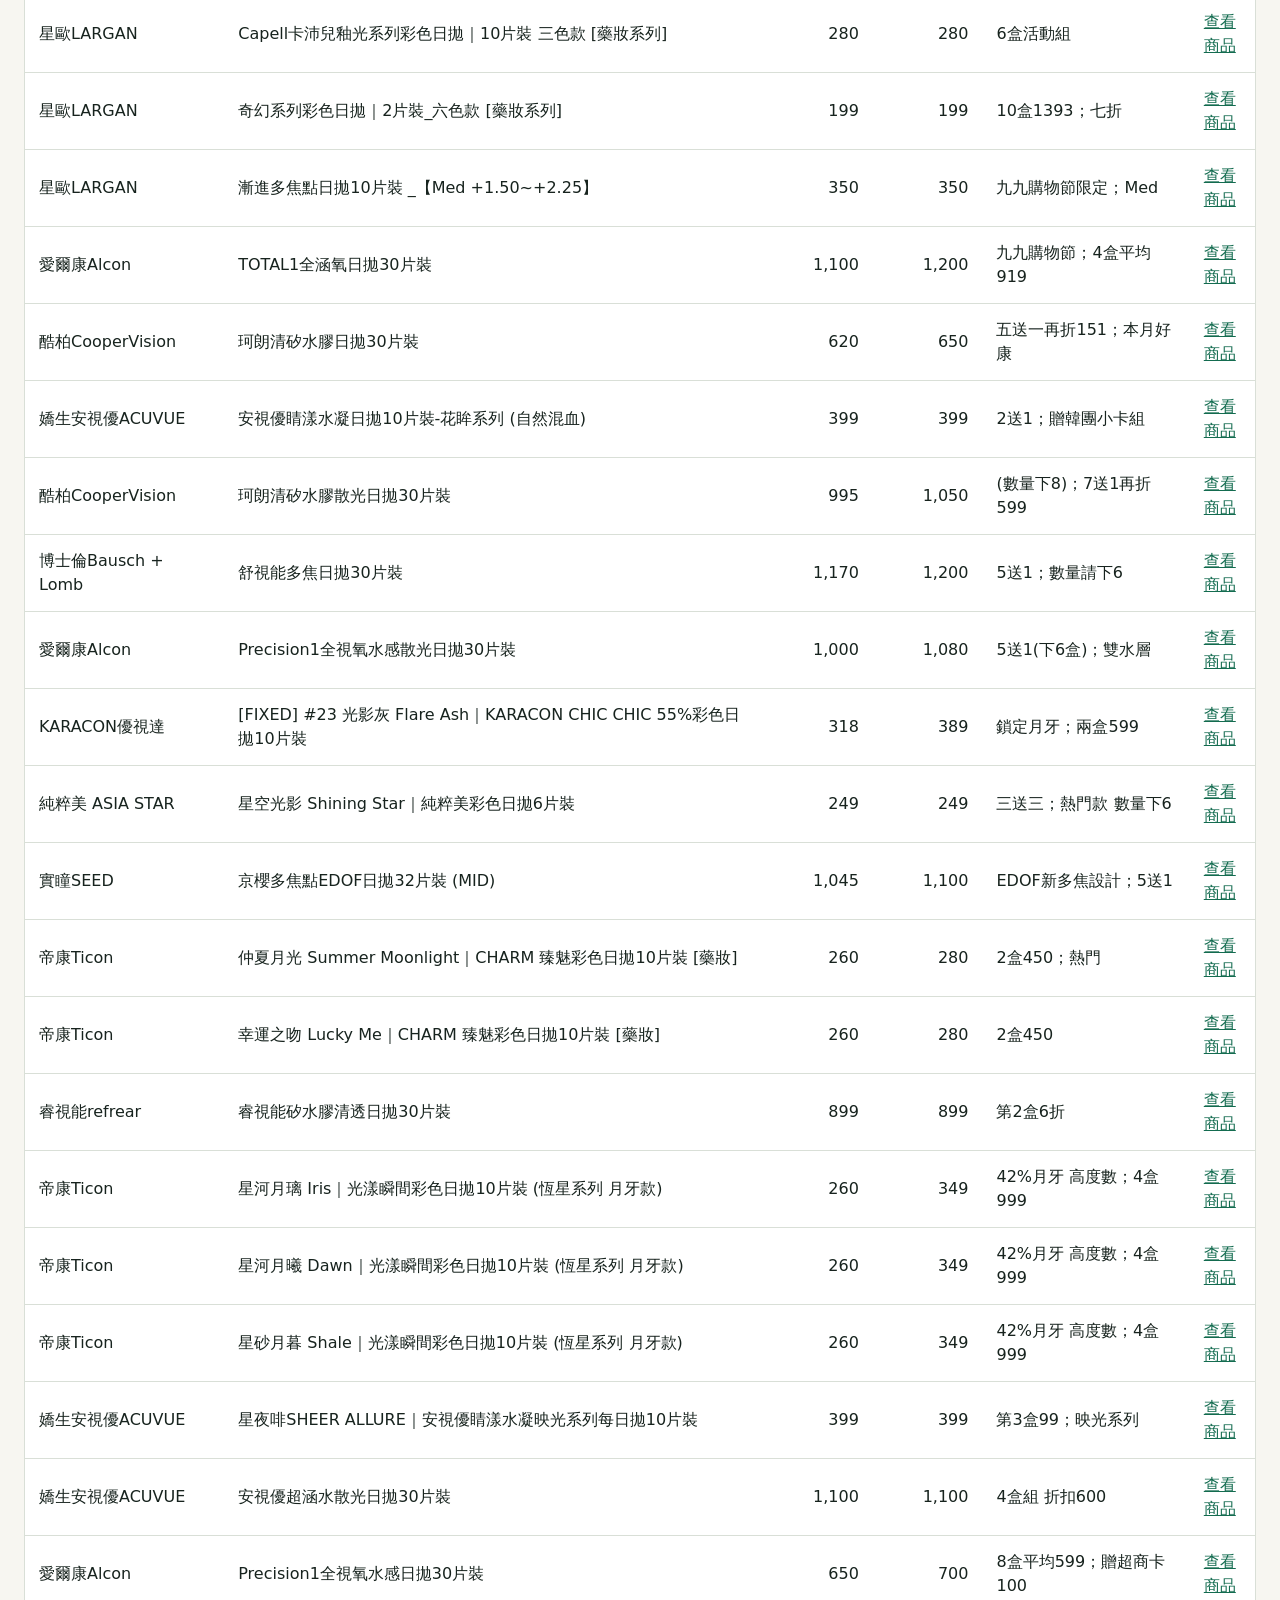
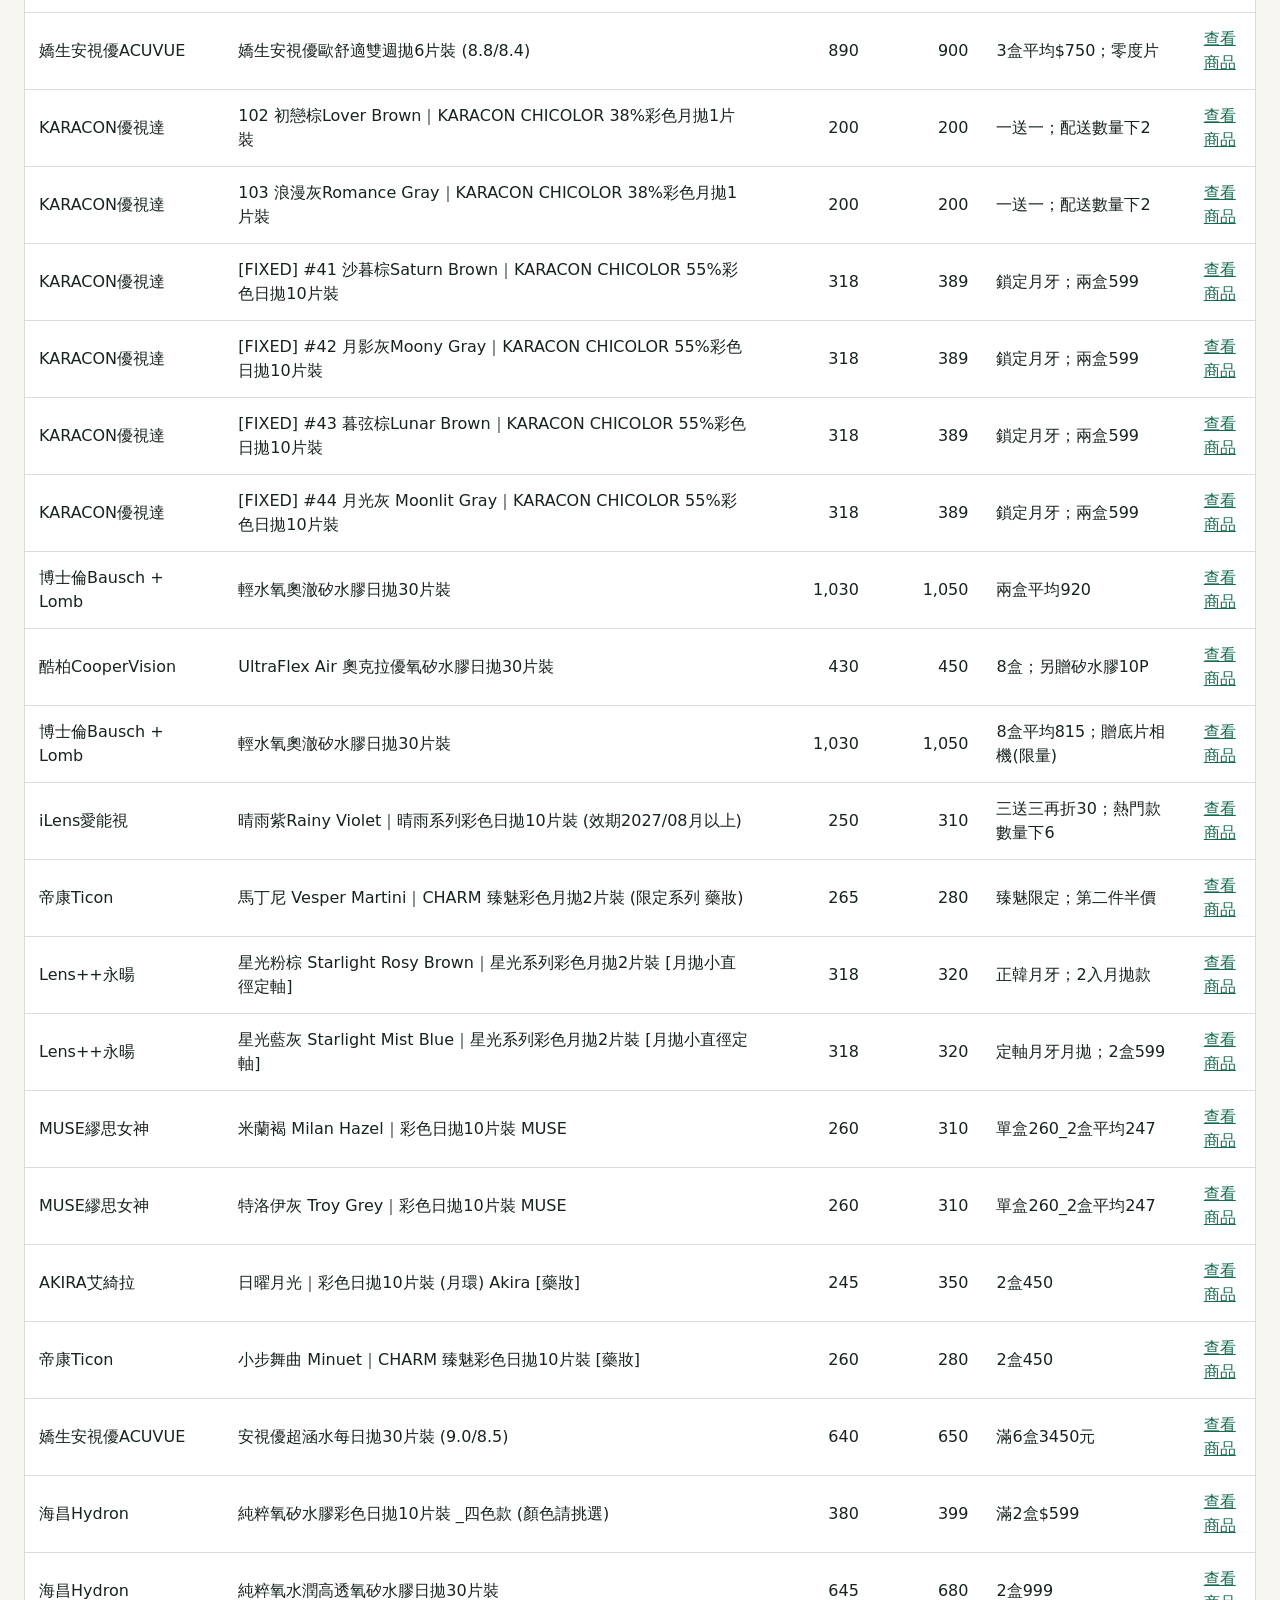
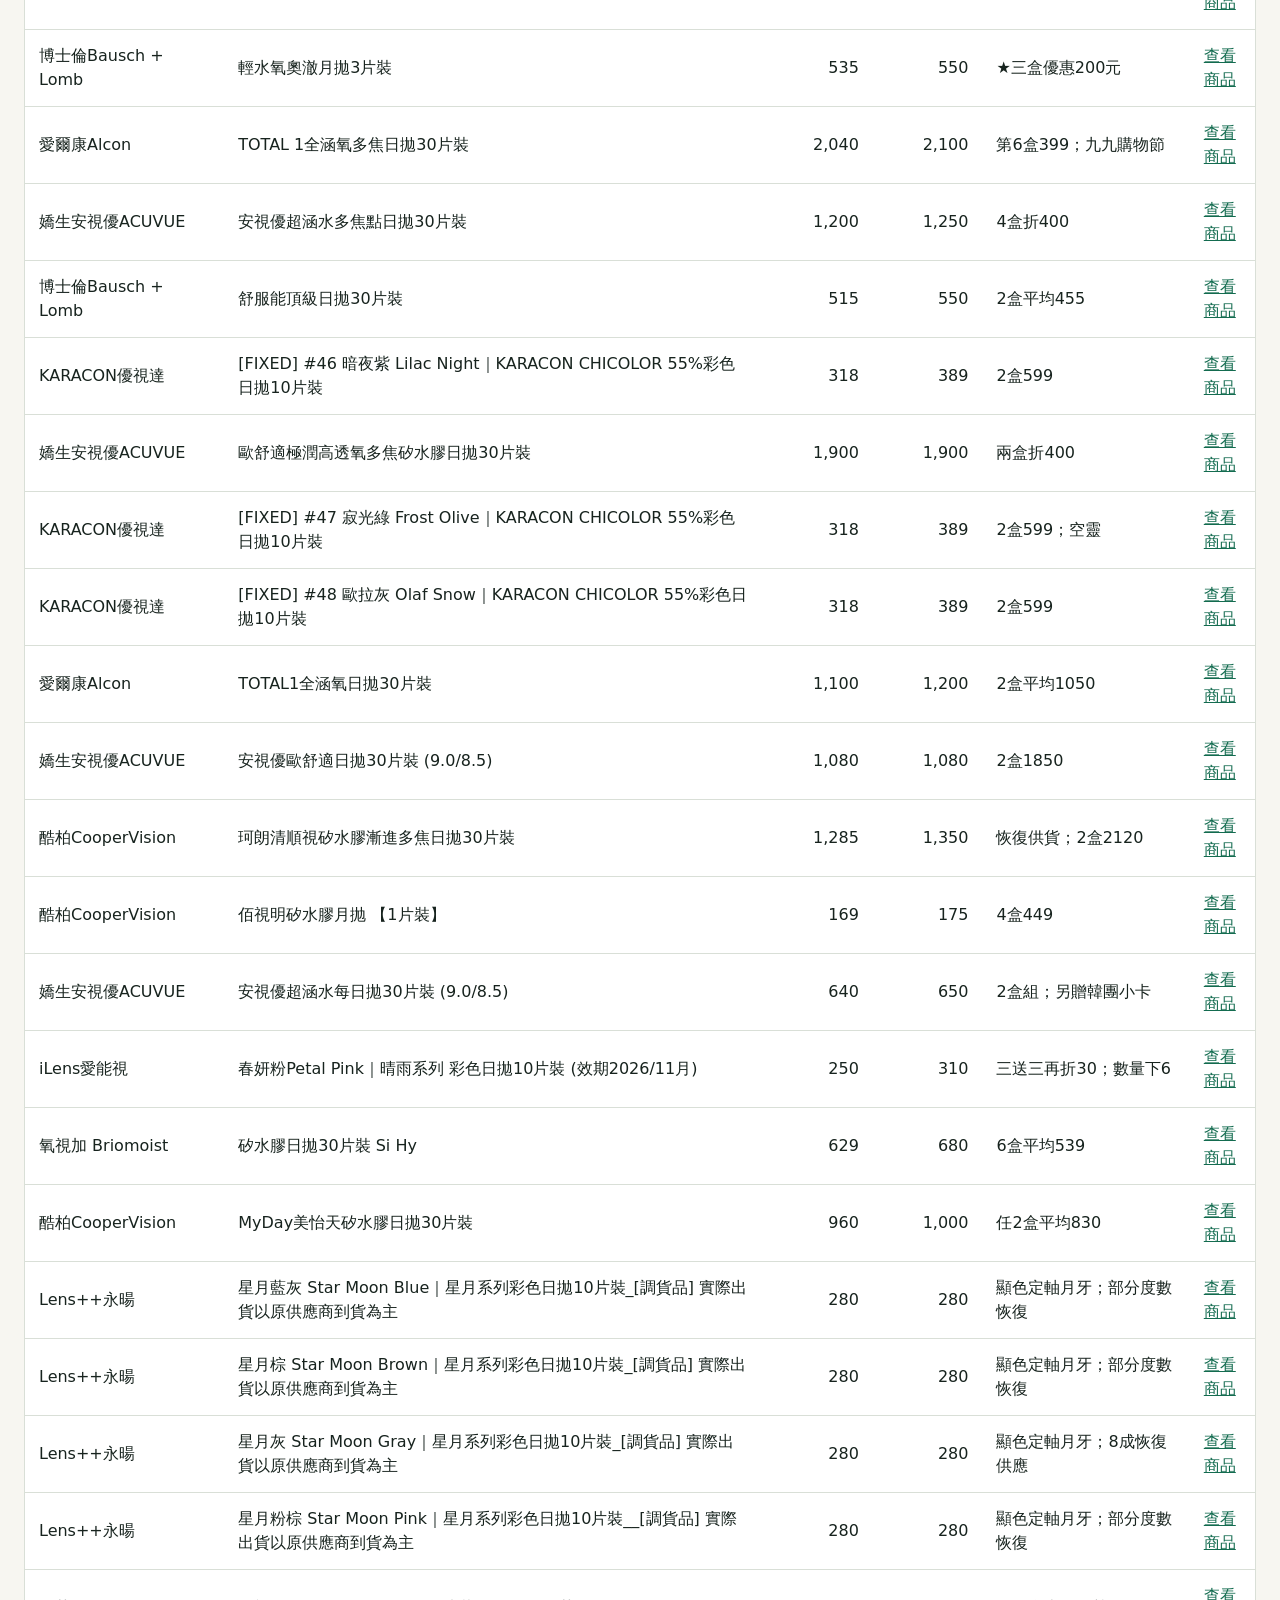
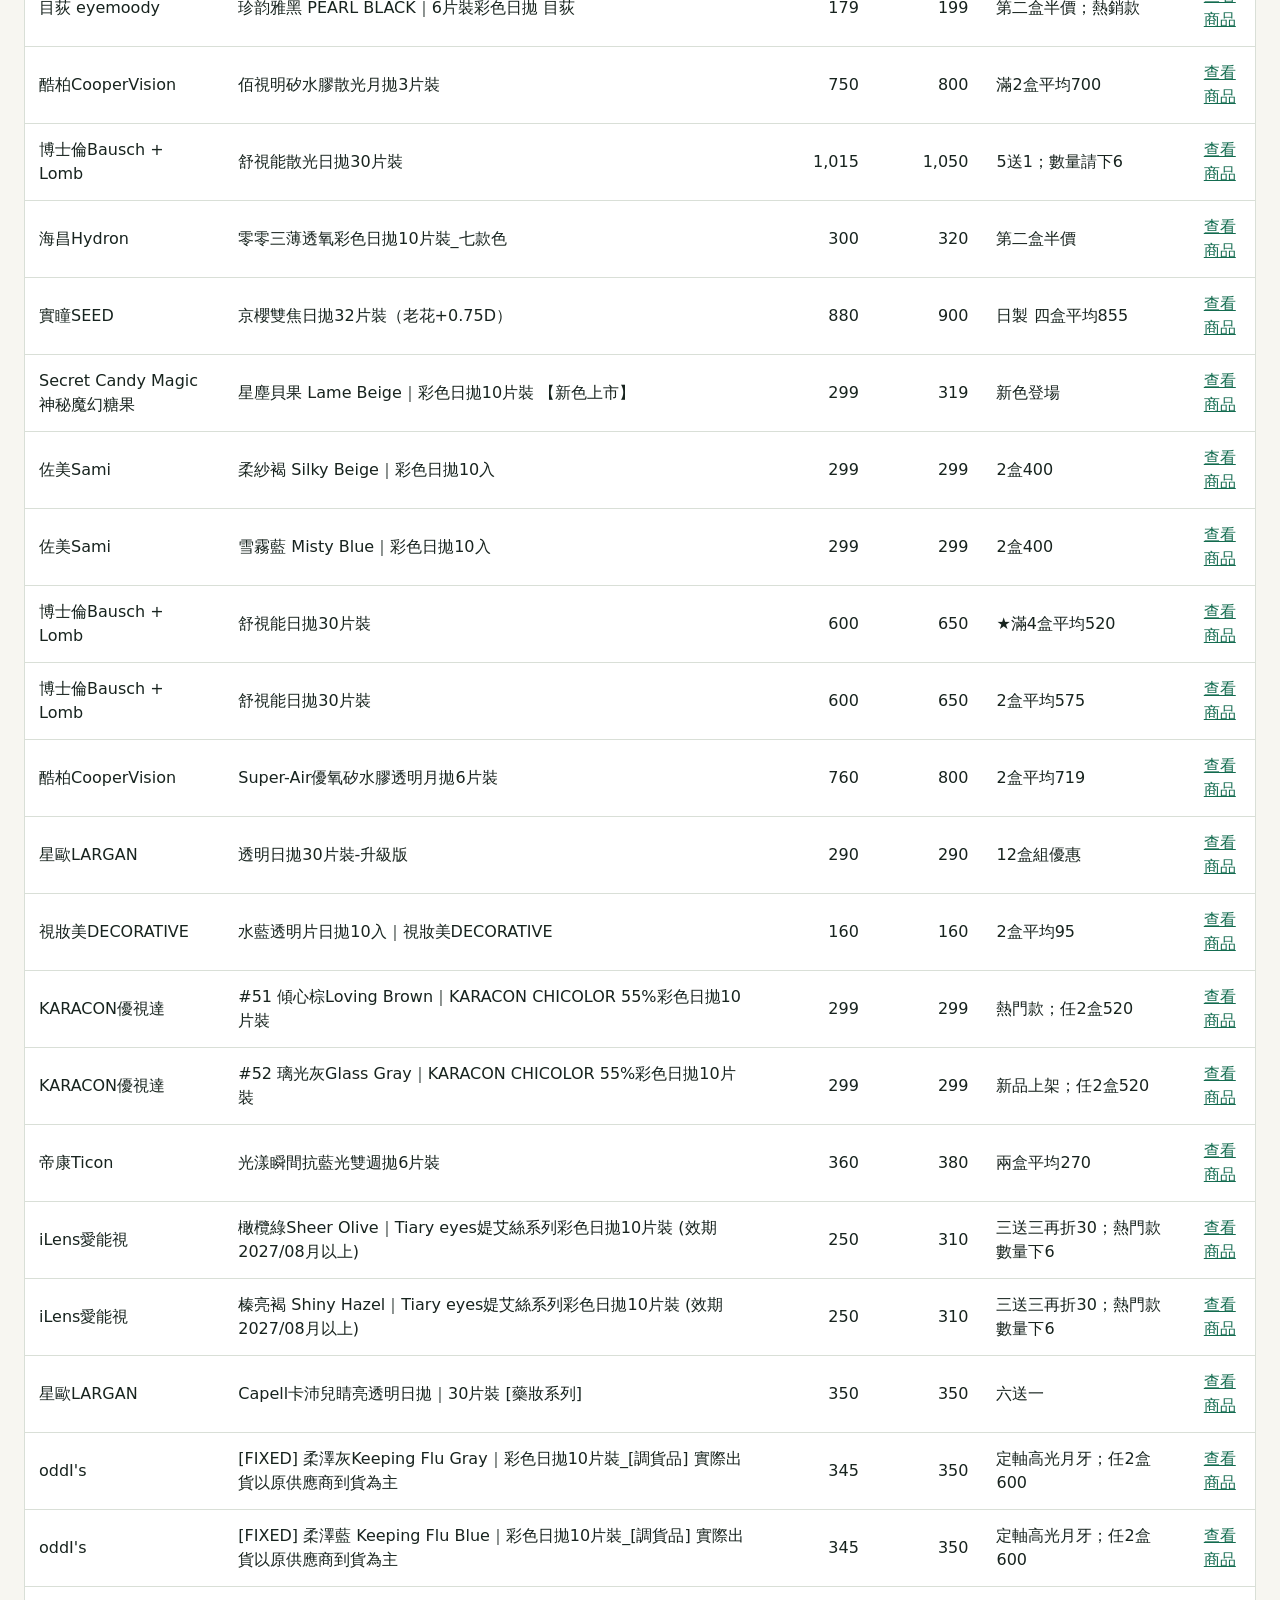
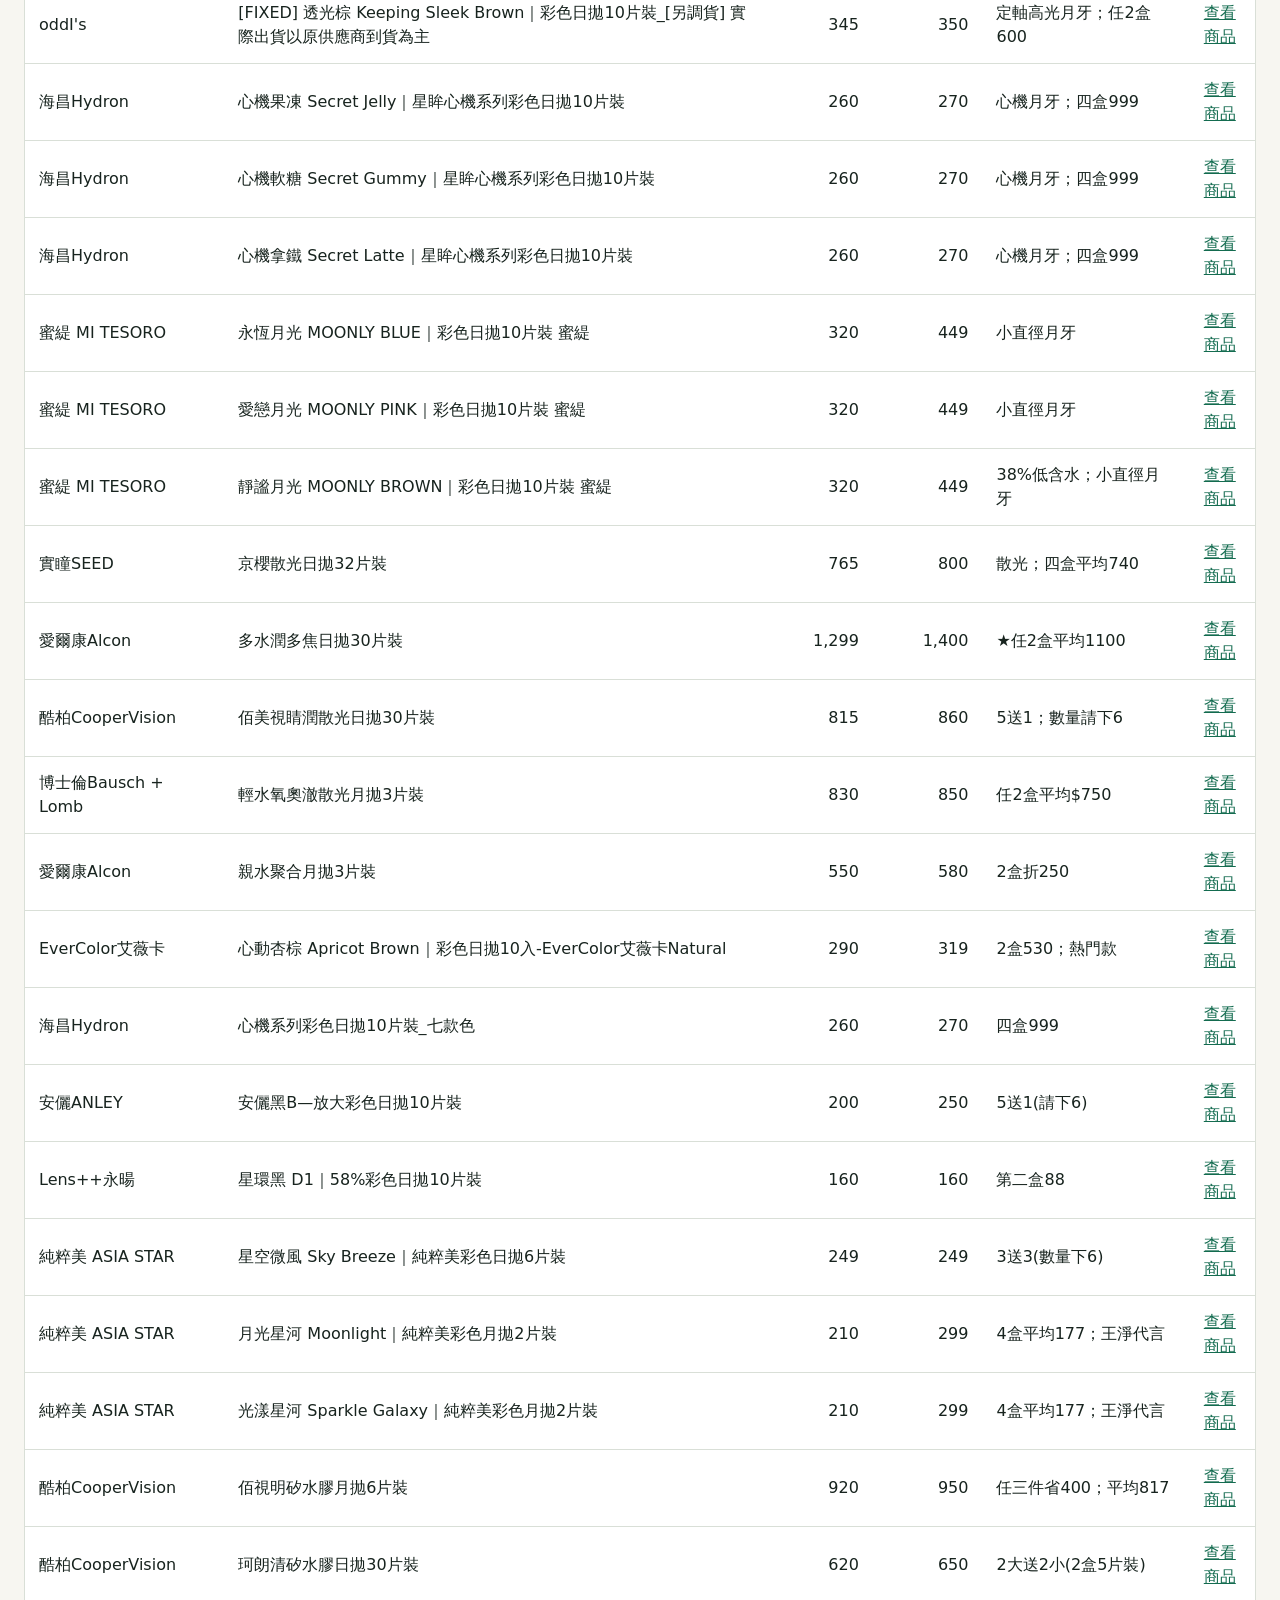
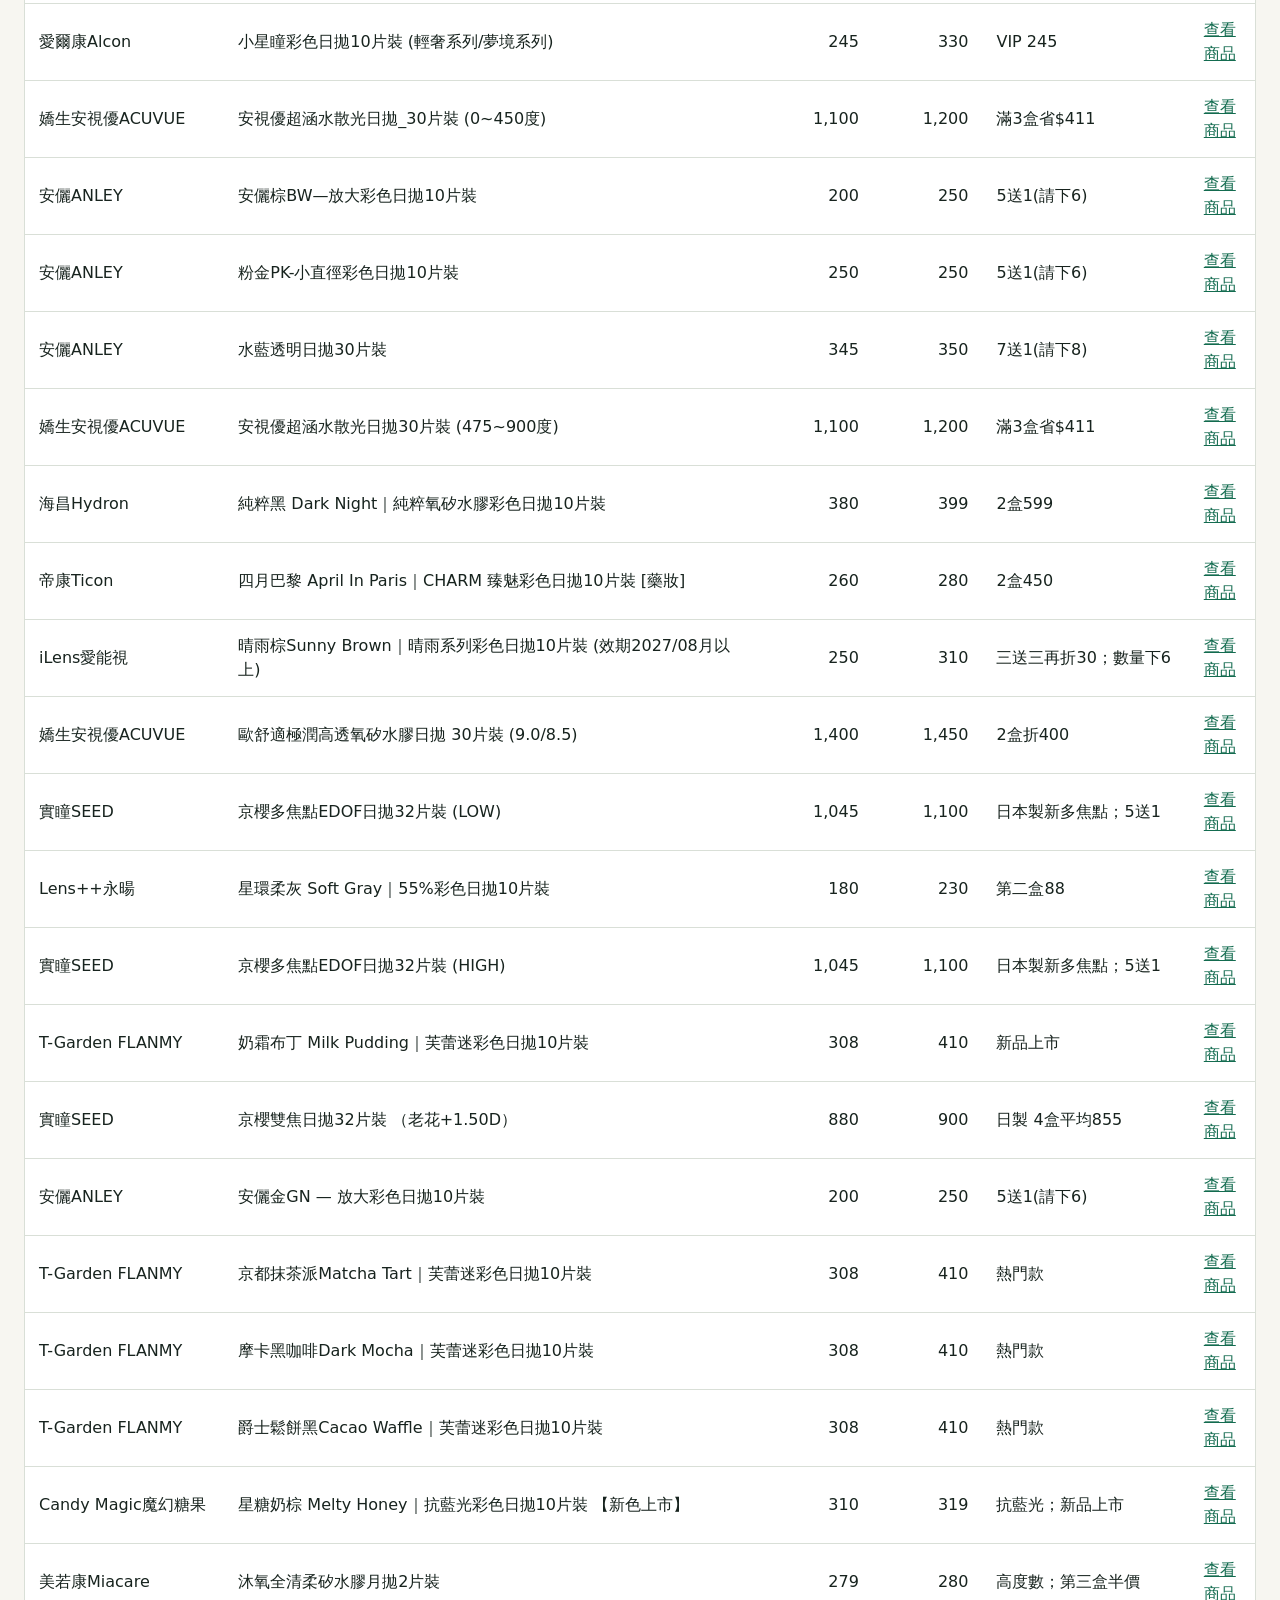
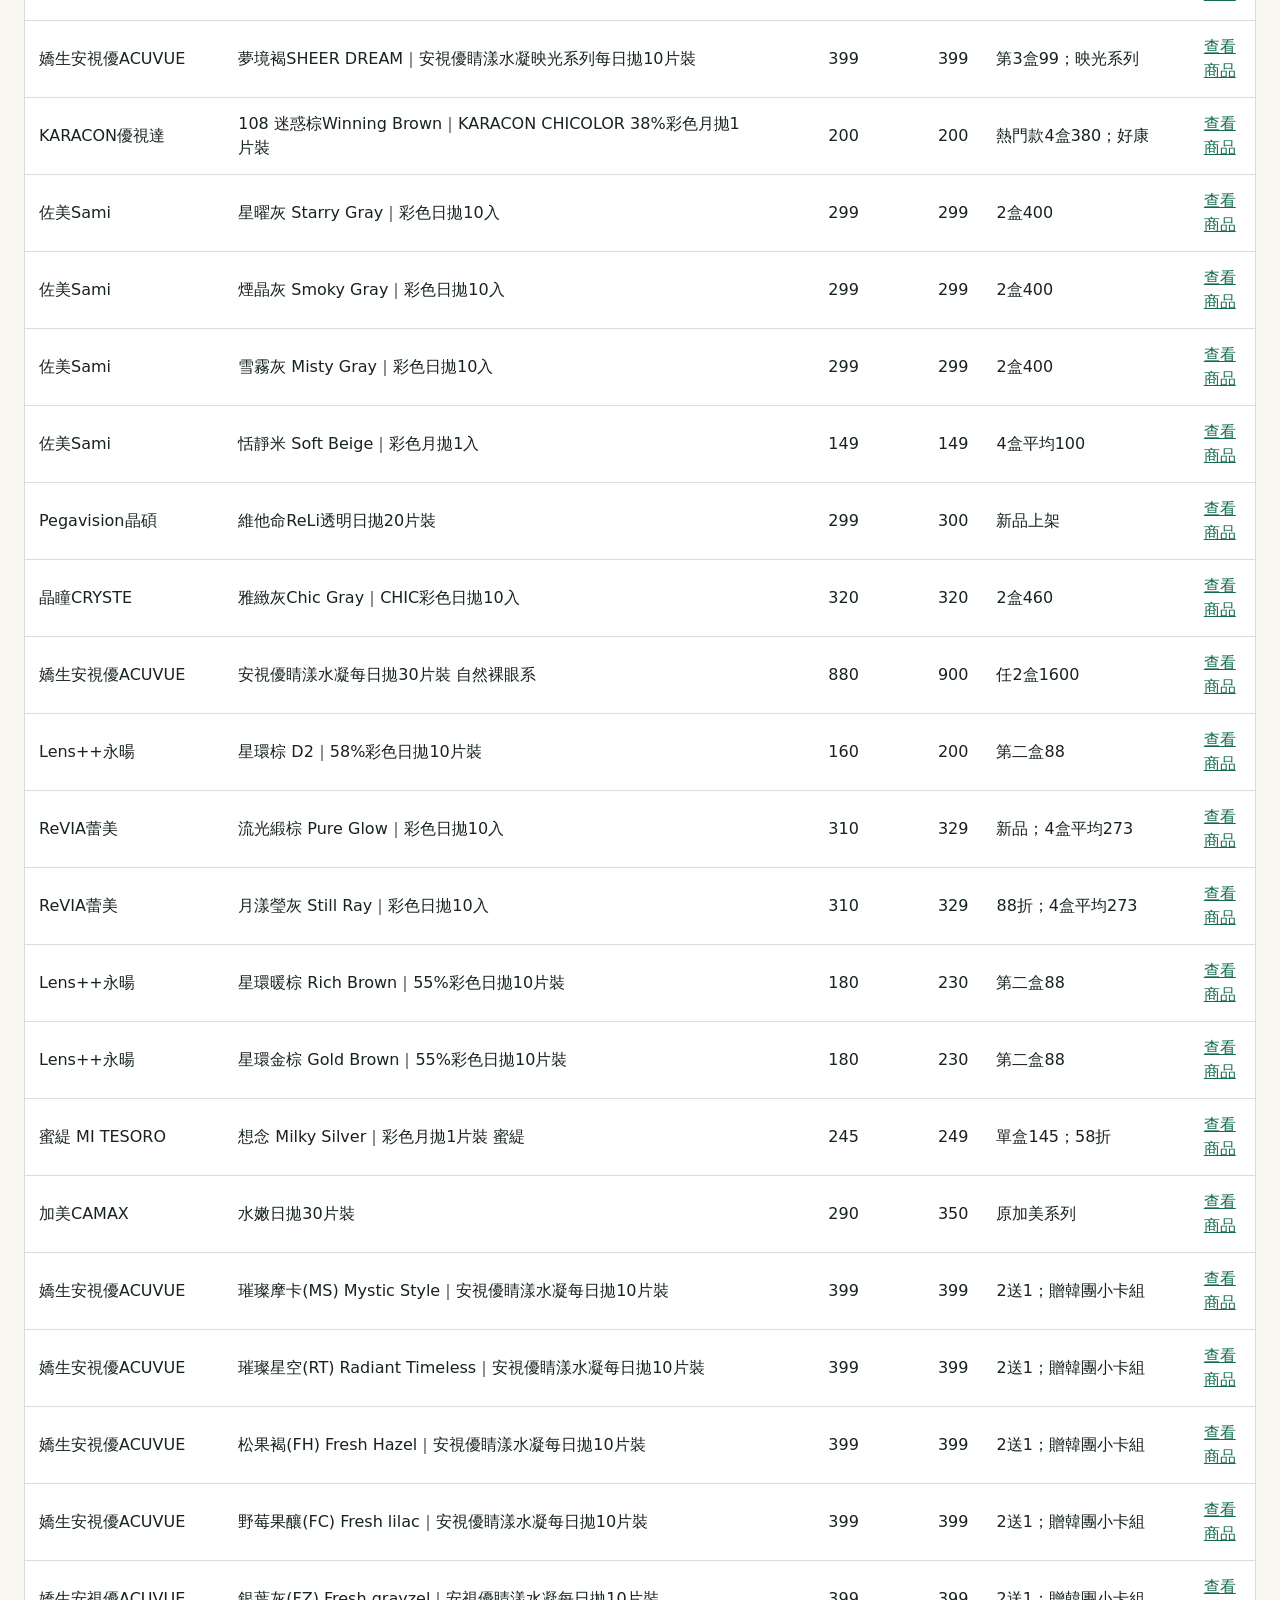
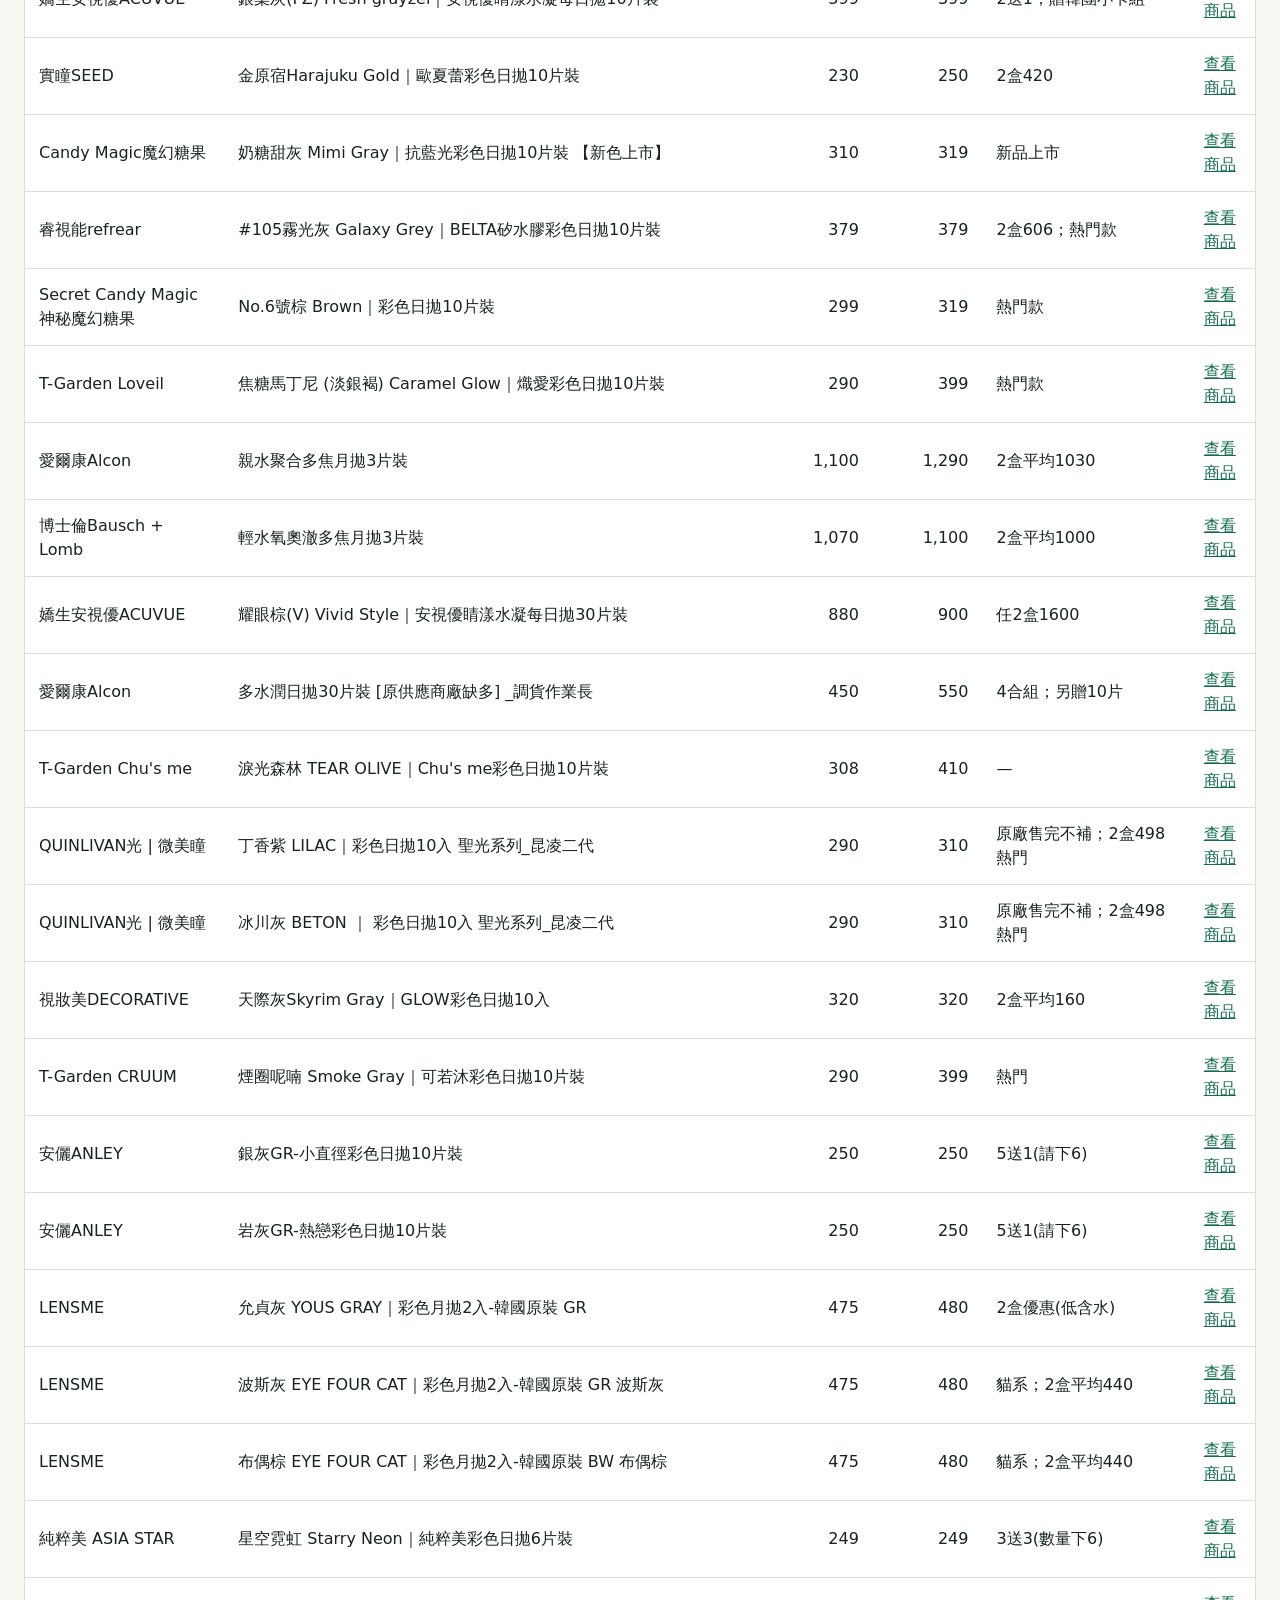
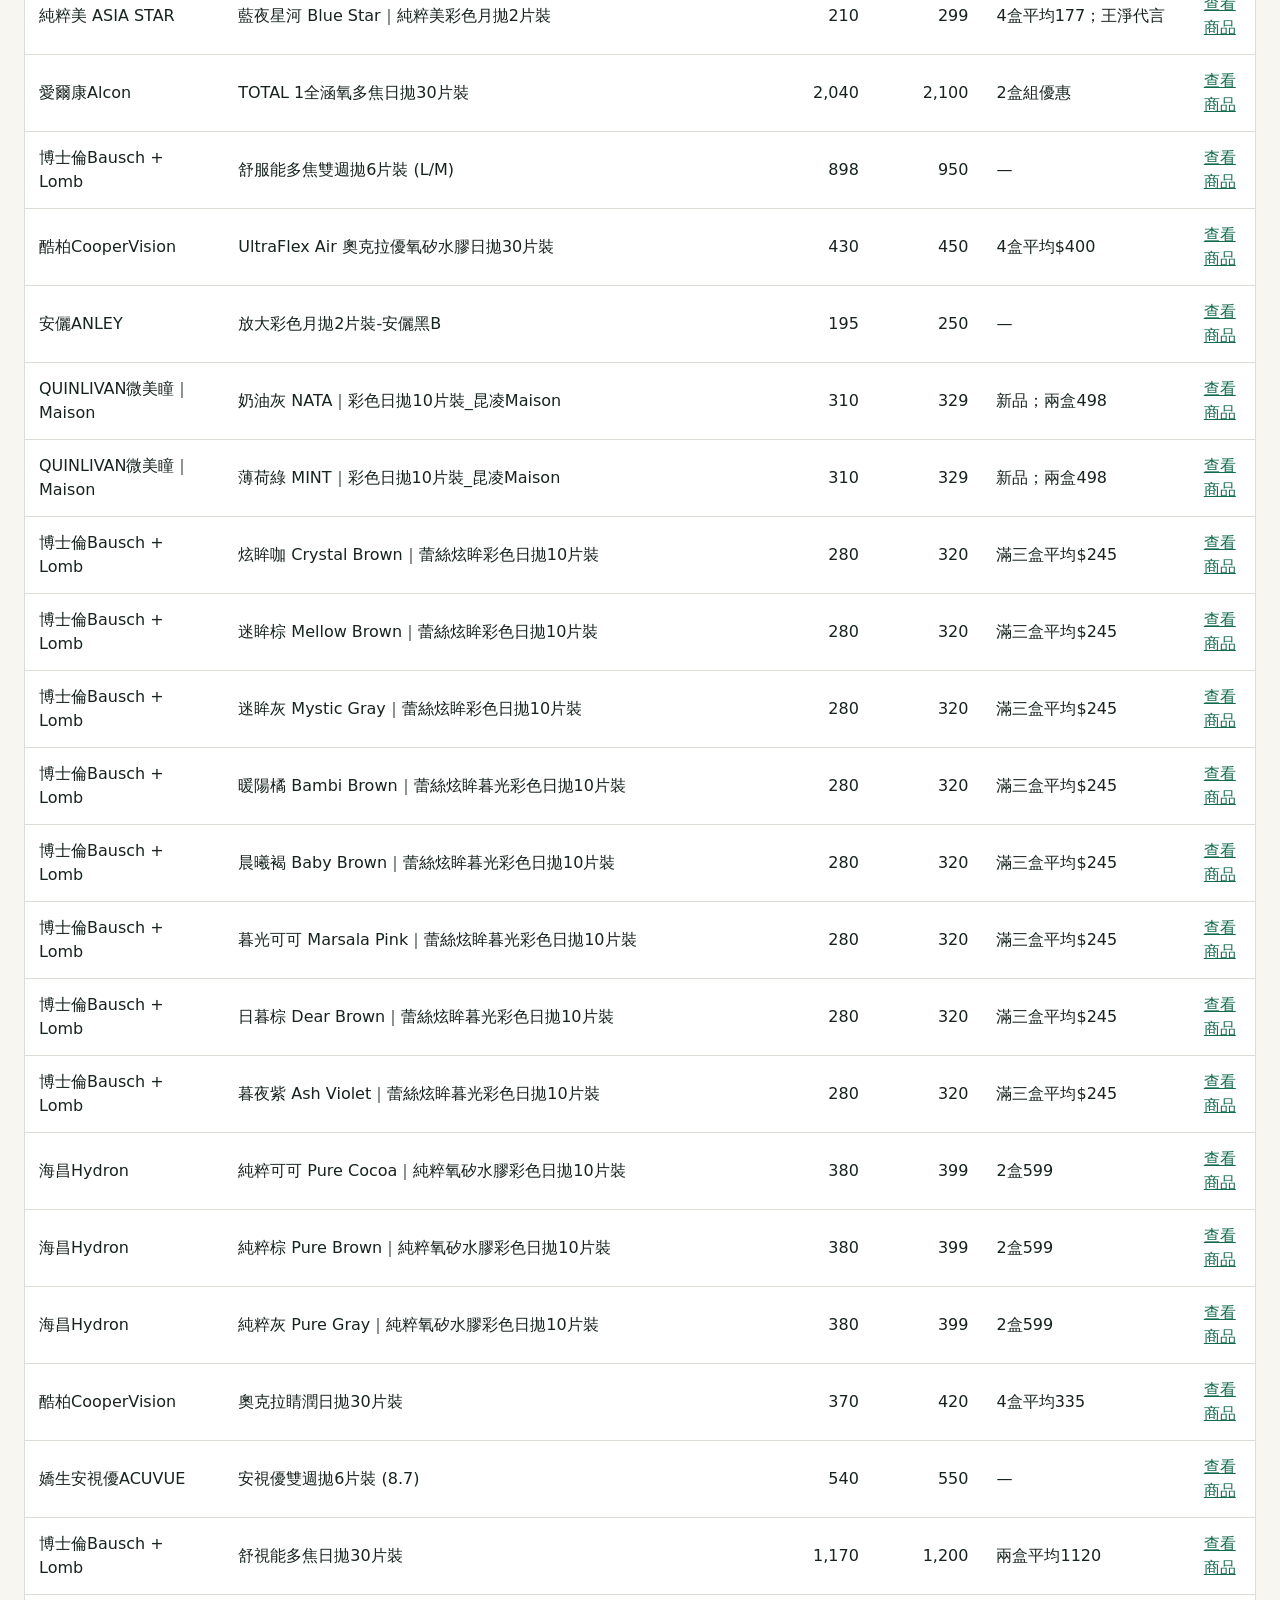
<file: public/aidai.html>
<!doctype html>
<html lang="zh-Hant">
<head>
  <meta charset="utf-8">
  <meta name="viewport" content="width=device-width,initial-scale=1">
  <title>愛戴完整商品價格｜LensPrice</title>
  <link rel="stylesheet" href="styles.css">
  <style>
    main{max-width:1500px;margin:auto;padding:24px}.catalog-controls{display:flex;gap:16px;flex-wrap:wrap;margin:24px 0}.catalog-controls label{display:grid;gap:6px;flex:1;min-width:180px}.table-scroll{overflow:auto;background:white;border:1px solid var(--line);border-radius:12px}table{border-collapse:collapse;width:100%;min-width:950px}th,td{padding:14px;text-align:left;border-bottom:1px solid var(--line)}th{background:#eaf3ee}td.money{text-align:right;white-space:nowrap}th:nth-child(2){min-width:340px}td:nth-child(5){min-width:160px}tbody tr:hover{background:#f4f8f5}h1{font-size:clamp(1.7rem,4vw,2.6rem)}a{color:var(--green)}
  </style>
  <script src="aidai.js" defer></script>
</head>
<body><main>
  <a href="index.html">返回比價首頁</a>
  <h1>愛戴完整商品價格</h1>
  <p>2026/09/23 核對，涵蓋全部 32 頁、628 個品項及 47 個品牌。</p>
  <p>本次核對：628 項售價與原價均未變動。睿視能清透日拋30片裝已移除「大送小」優惠文字，仍為899元、第二盒6折。</p>
  <p>售價為列表標示金額，包裝規格見品名。多盒優惠另列，未將平均盒價當作單盒價。活動與售價請以商品頁及結帳為準。</p>
  <p><a href="aidai-prices-2026-09-23.xlsx" download>下載愛戴完整 Excel 價格表</a> · <a href="https://ai-dai.com/Product/List?cg=%E9%9A%B1%E5%BD%A2%E7%9C%BC%E9%8F%A1" target="_blank" rel="noopener noreferrer">查看愛戴官網</a></p>
  <div class="catalog-controls">
    <label>搜尋商品<input id="query" type="search" placeholder="品牌、系列、色款或包裝"></label>
    <label>品牌<select id="brand"><option value="">全部品牌</option></select></label>
    <label>排序<select id="sort"><option value="default">網站原始順序</option><option value="asc">標示售價由低到高</option><option value="desc">標示售價由高到低</option></select></label>
  </div>
  <p id="count" role="status">載入中…</p>
  <div class="table-scroll"><table><thead><tr><th scope="col">品牌</th><th scope="col">商品／包裝規格</th><th scope="col">售價（NT$）</th><th scope="col">原價（NT$）</th><th scope="col">優惠／標籤原文</th><th scope="col">商品頁</th></tr></thead><tbody id="catalog"></tbody></table></div>
</main></body></html>
</file>
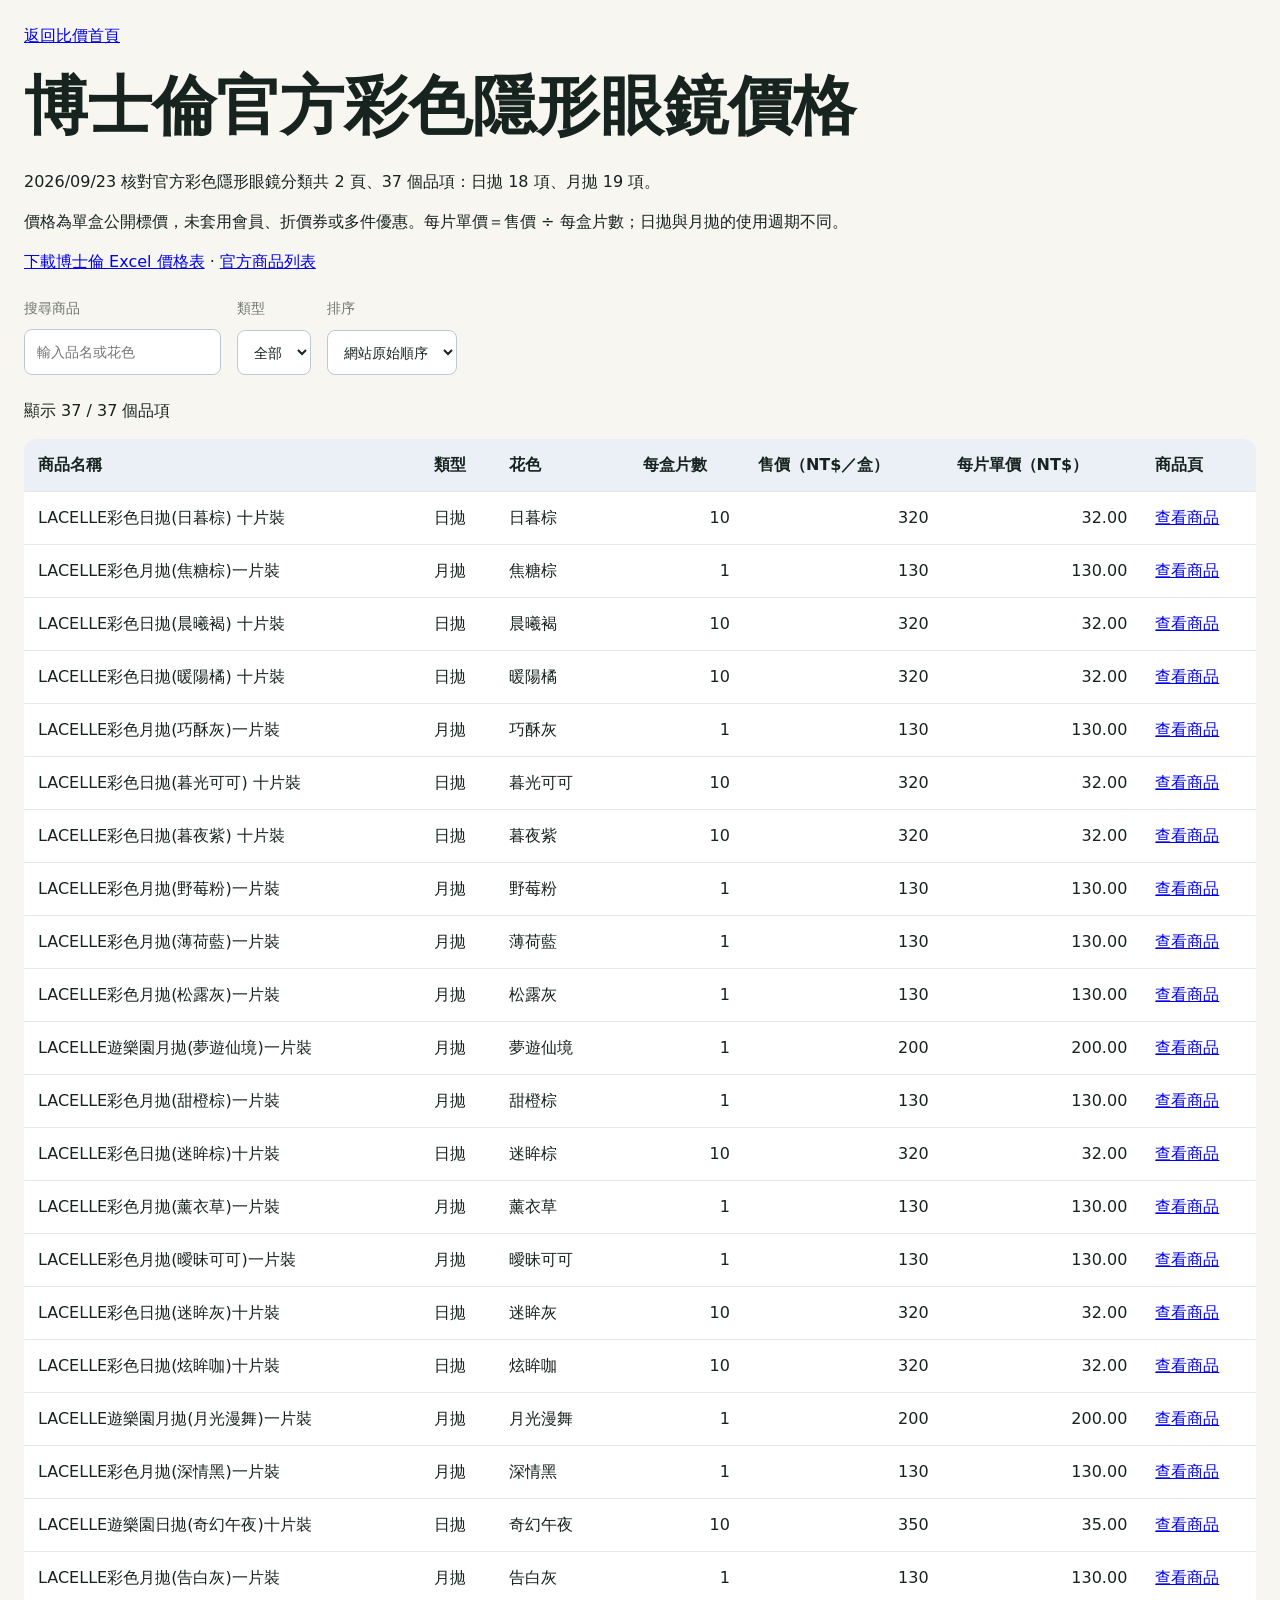
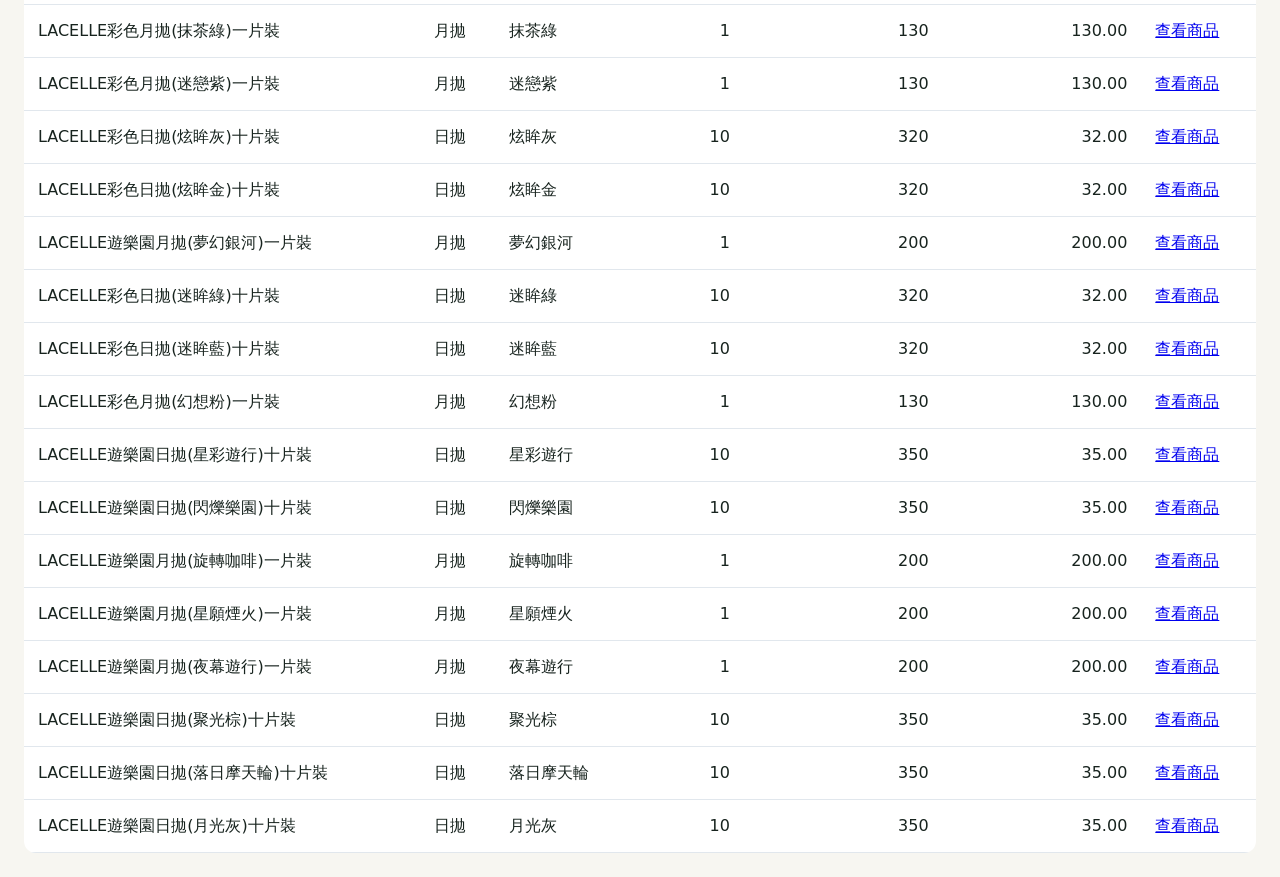
<file: public/bausch.html>
<!doctype html>
<html lang="zh-Hant">
<head><meta charset="utf-8"><meta name="viewport" content="width=device-width,initial-scale=1"><title>博士倫官方彩色隱形眼鏡價格｜LensPrice</title><link rel="stylesheet" href="styles.css">
<style>main{max-width:1400px;margin:auto;padding:24px}.catalog-controls{display:flex;gap:16px;flex-wrap:wrap;margin:24px 0}.catalog-controls label{display:grid;gap:6px}.catalog-controls input,.catalog-controls select{font:inherit;padding:12px;border:1px solid #bcc9d4;border-radius:8px}.table-scroll{overflow:auto;background:white;border-radius:12px}table{border-collapse:collapse;width:100%;min-width:850px}th,td{padding:14px;text-align:left;border-bottom:1px solid #e1e7ed}th{background:#eaf0f6}.money{text-align:right;white-space:nowrap}tbody tr:hover{background:#f4f8fb}</style>
<script src="bausch.js" defer></script></head>
<body><main><a href="index.html">返回比價首頁</a><h1>博士倫官方彩色隱形眼鏡價格</h1>
<p>2026/09/23 核對官方彩色隱形眼鏡分類共 2 頁、37 個品項：日拋 18 項、月拋 19 項。</p>
<p>價格為單盒公開標價，未套用會員、折價券或多件優惠。每片單價＝售價 ÷ 每盒片數；日拋與月拋的使用週期不同。</p>
<p><a href="bausch-prices-2026-09-23.xlsx" download>下載博士倫 Excel 價格表</a> · <a href="https://www.bauschonline.com.tw/categories/colorlens" target="_blank" rel="noopener noreferrer">官方商品列表</a></p>
<div class="catalog-controls"><label>搜尋商品<input id="query" type="search" placeholder="輸入品名或花色"></label><label>類型<select id="kind"><option value="">全部</option><option>日拋</option><option>月拋</option></select></label><label>排序<select id="sort"><option value="default">網站原始順序</option><option value="asc">售價由低到高</option><option value="desc">售價由高到低</option></select></label></div>
<p id="count" role="status">載入中…</p><div class="table-scroll"><table><thead><tr><th scope="col">商品名稱</th><th scope="col">類型</th><th scope="col">花色</th><th scope="col">每盒片數</th><th scope="col">售價（NT$／盒）</th><th scope="col">每片單價（NT$）</th><th scope="col">商品頁</th></tr></thead><tbody id="catalog"></tbody></table></div></main></body></html>
</file>
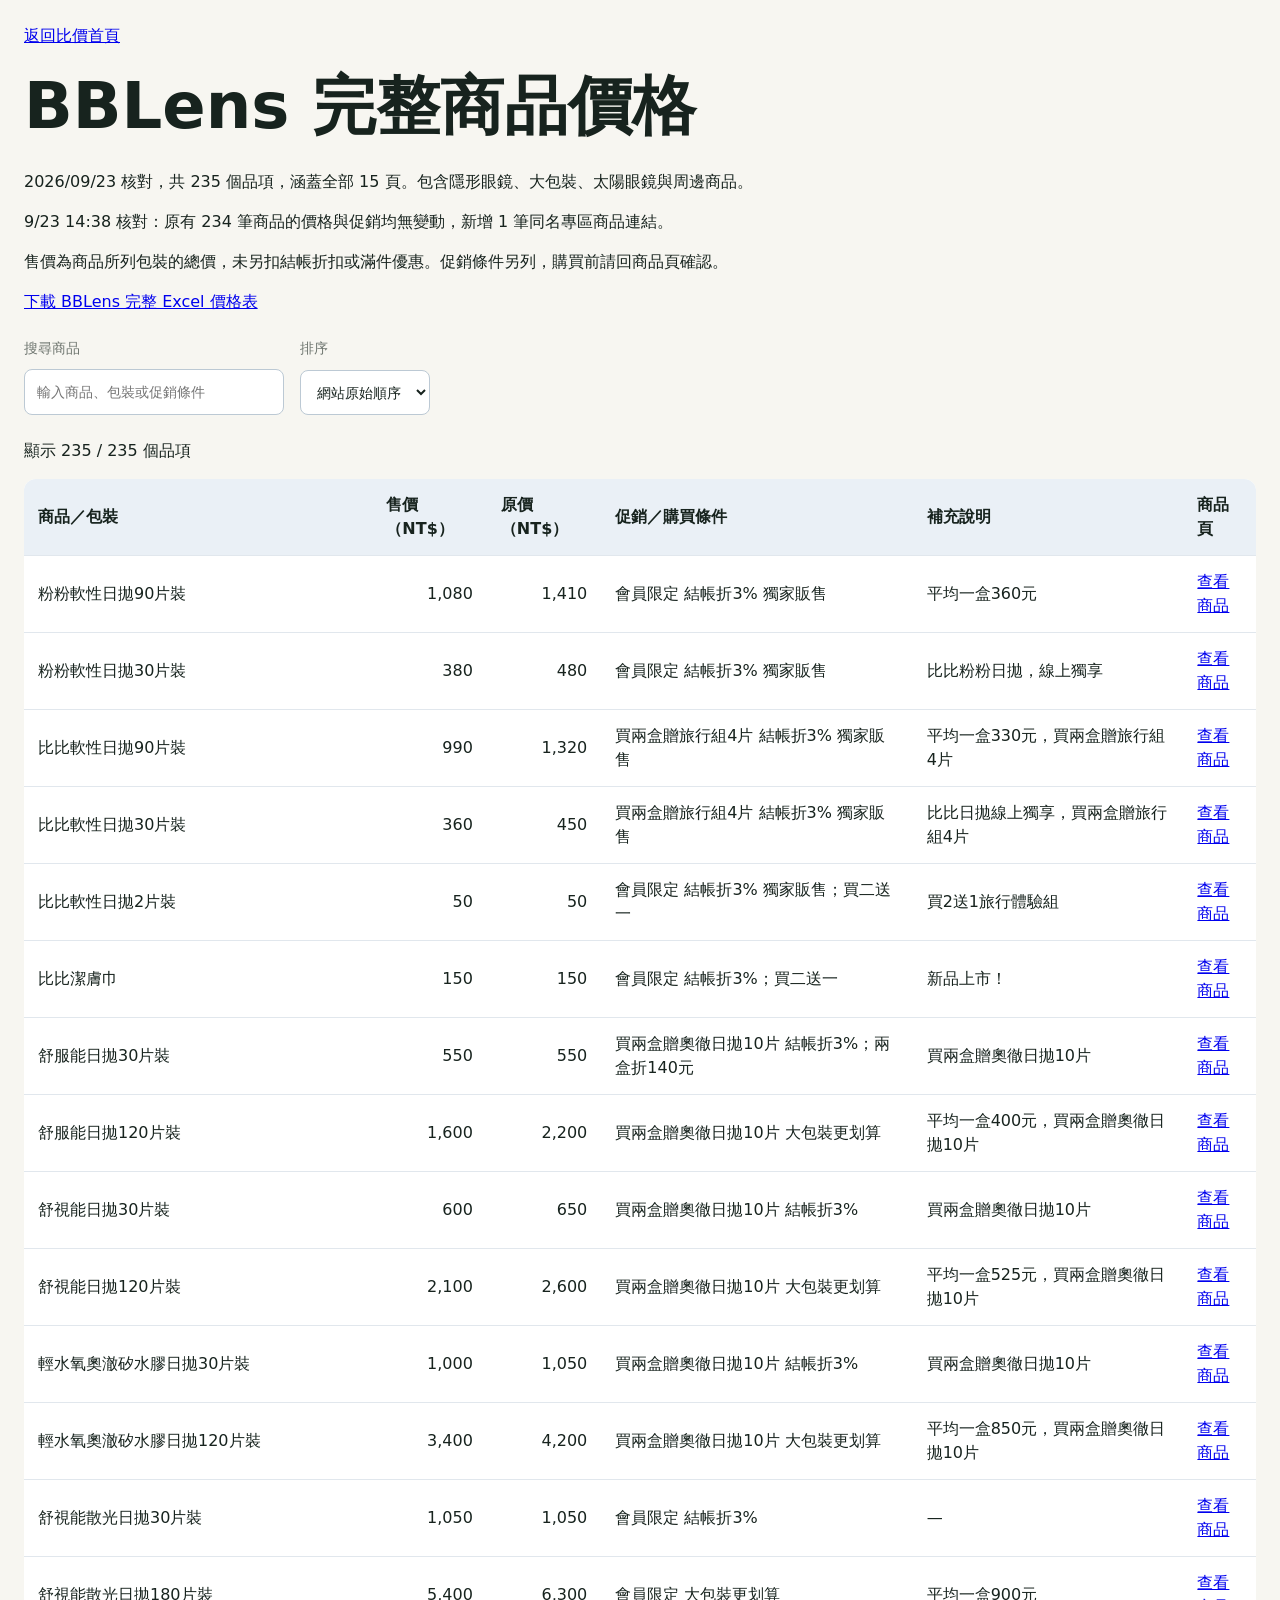
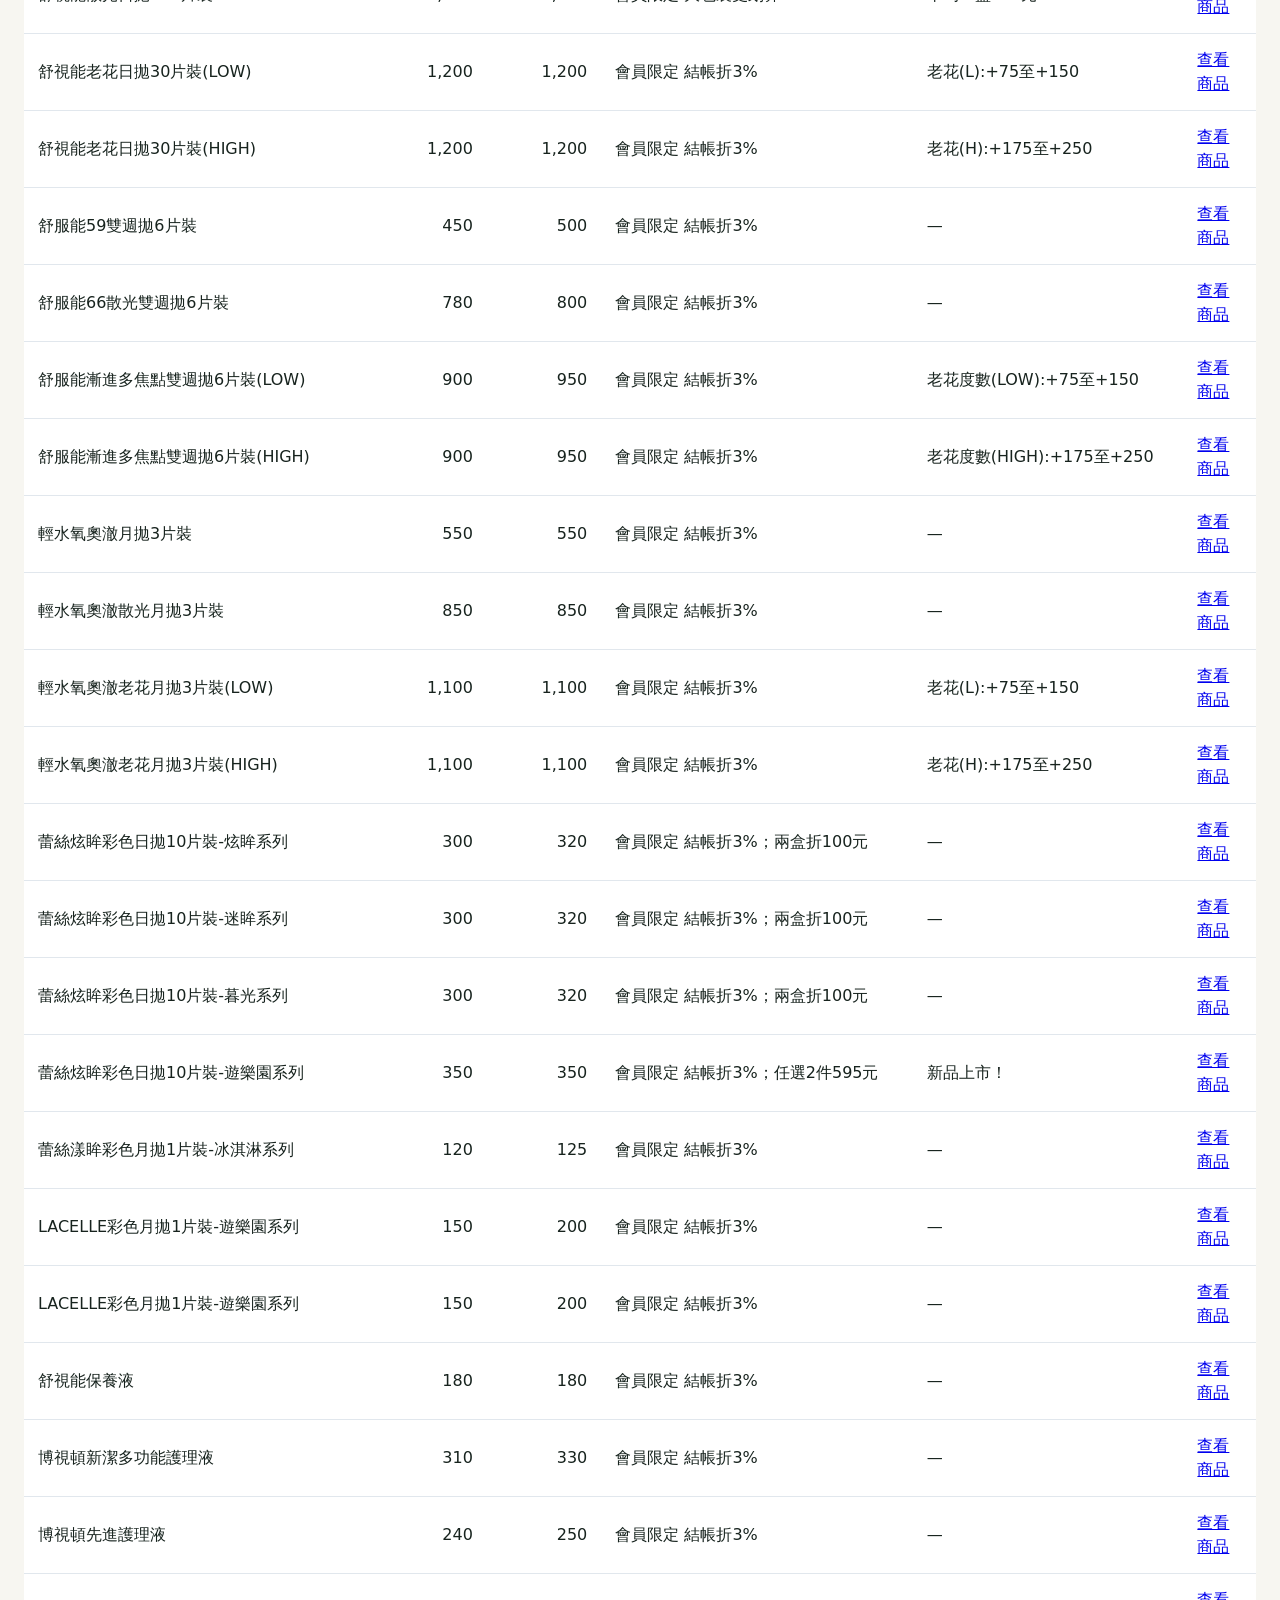
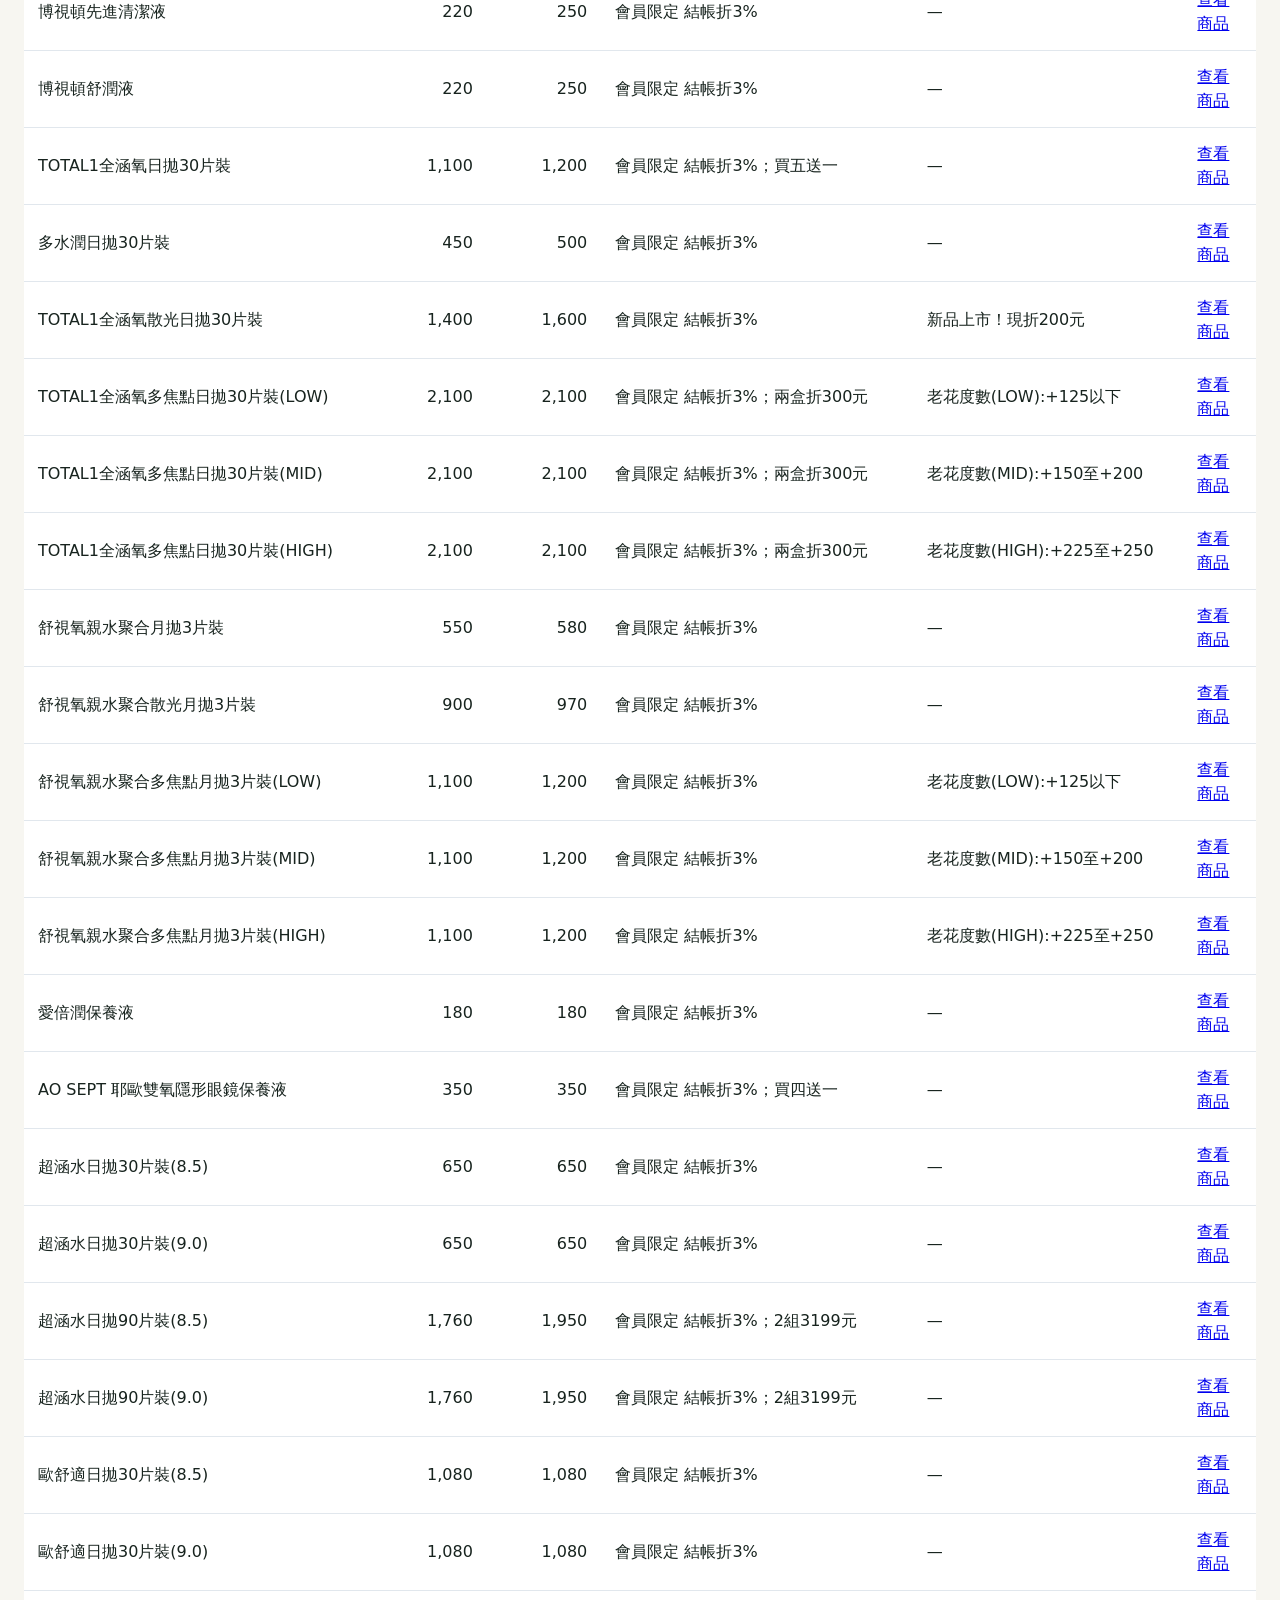
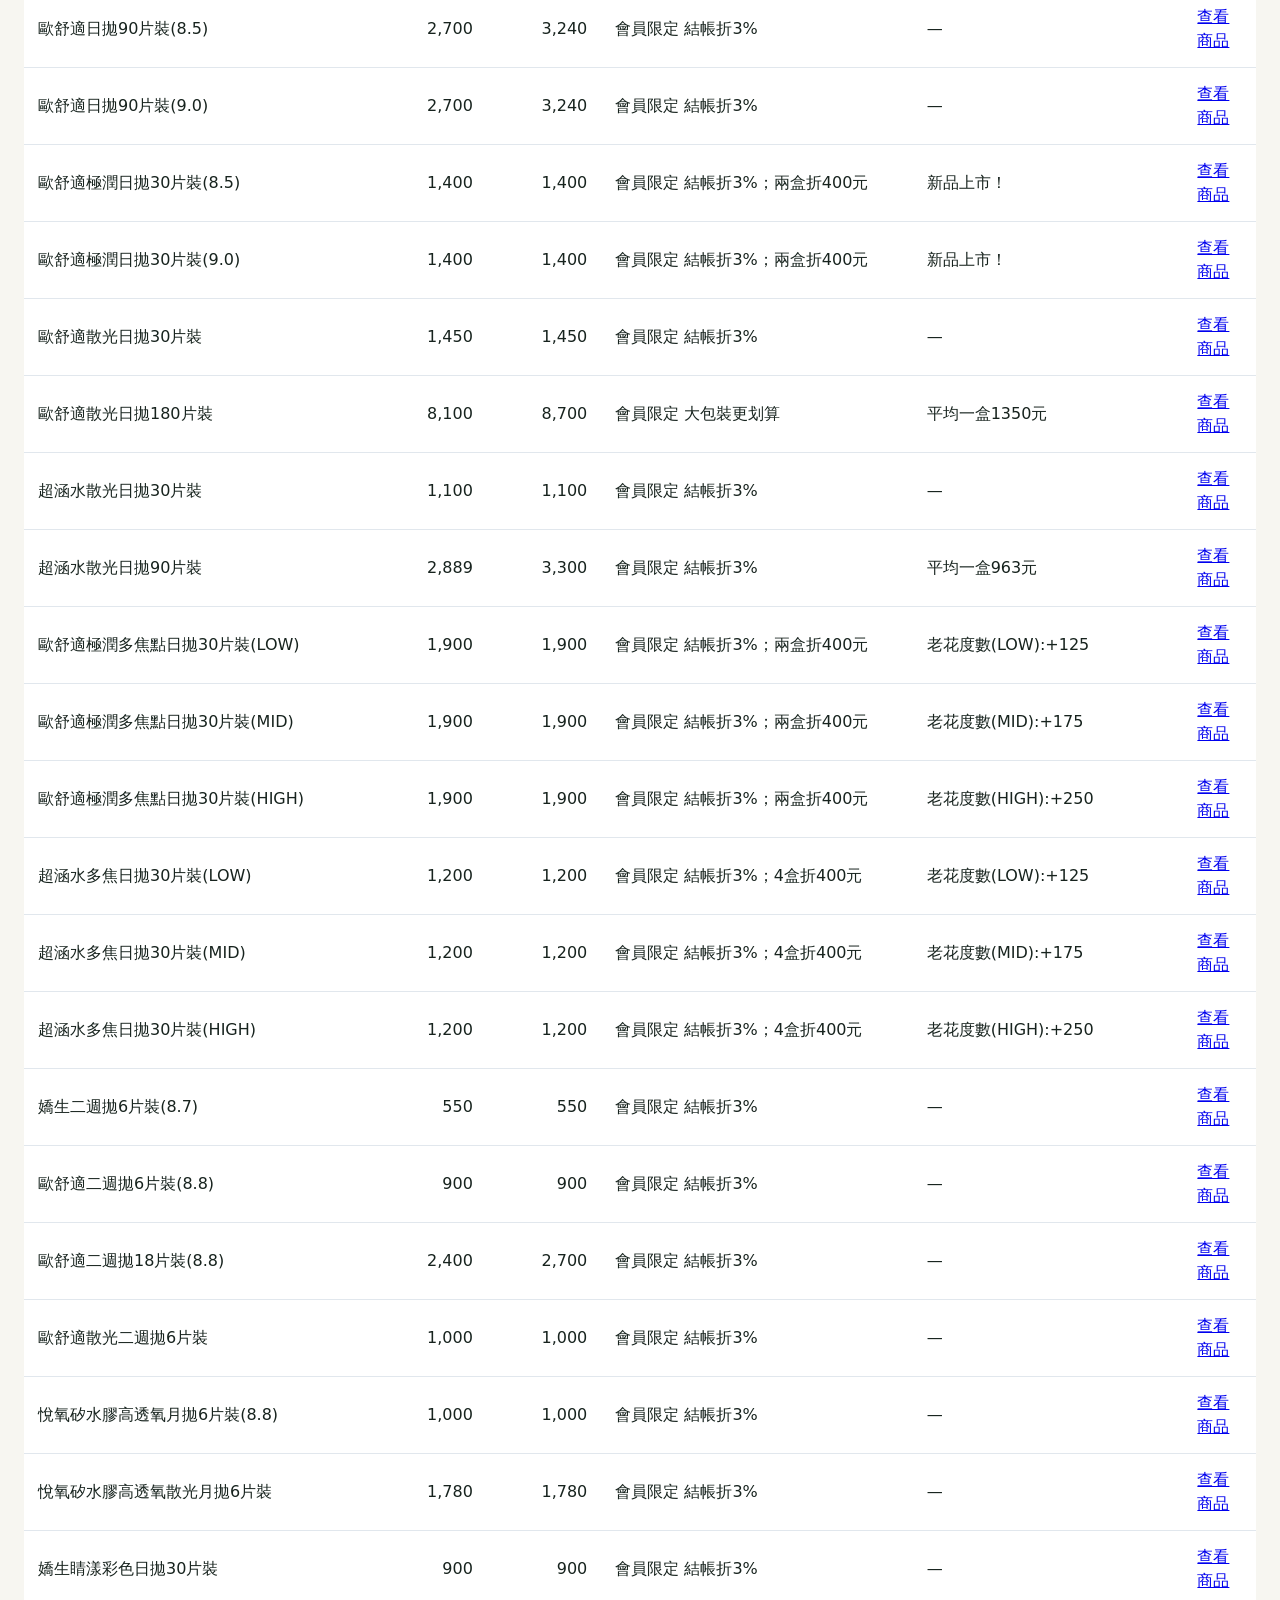
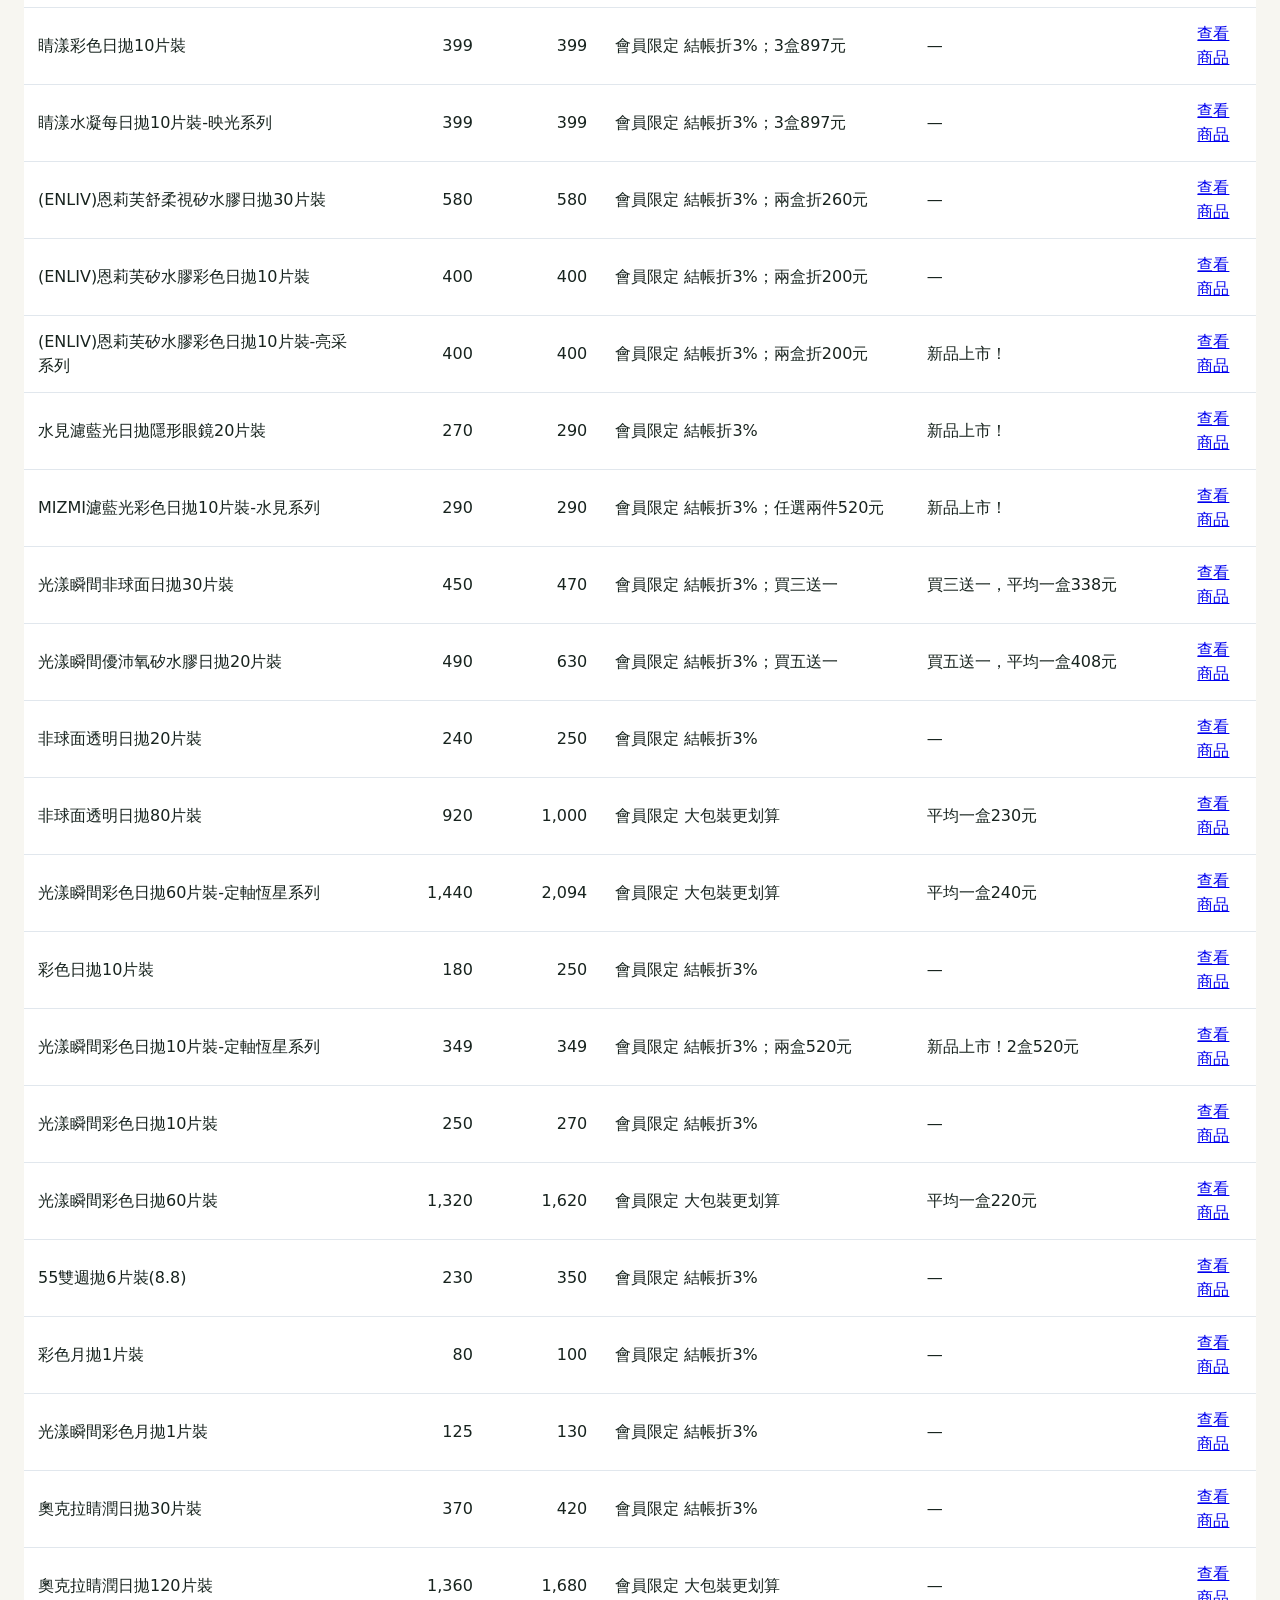
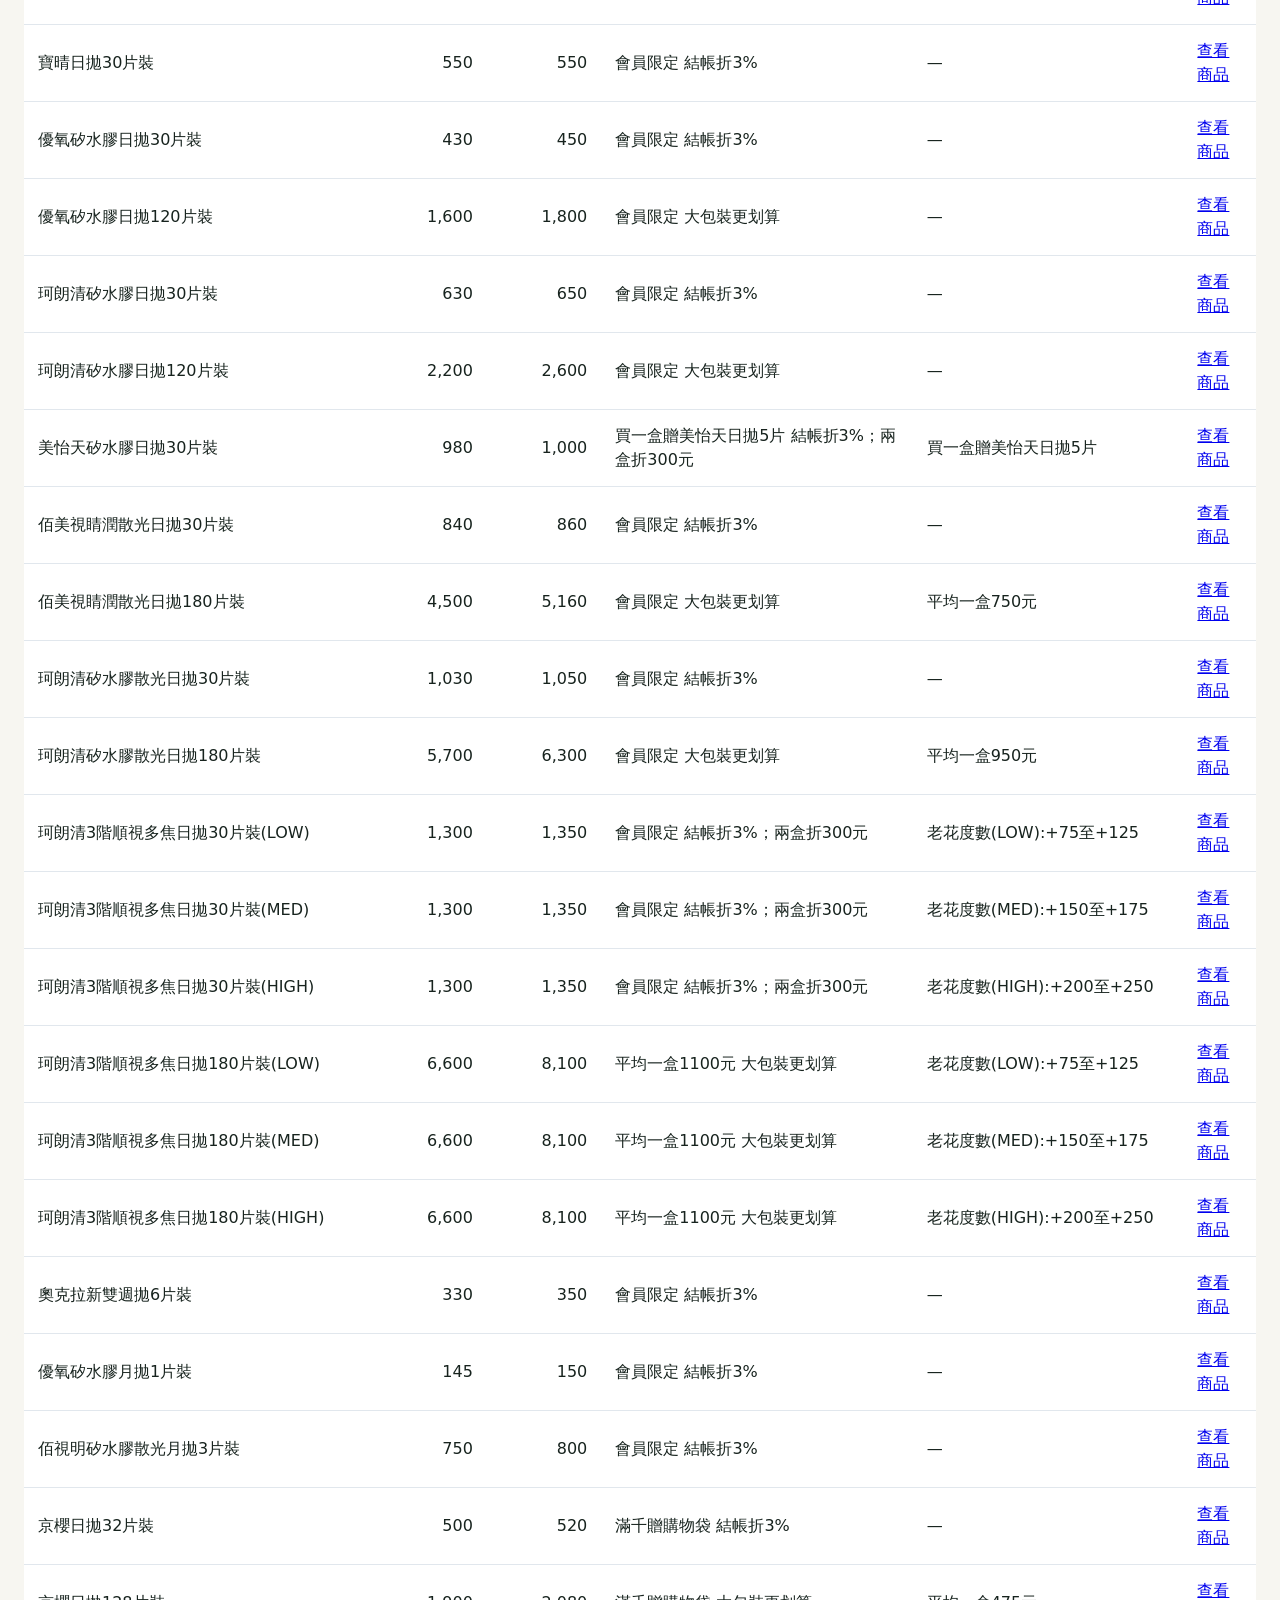
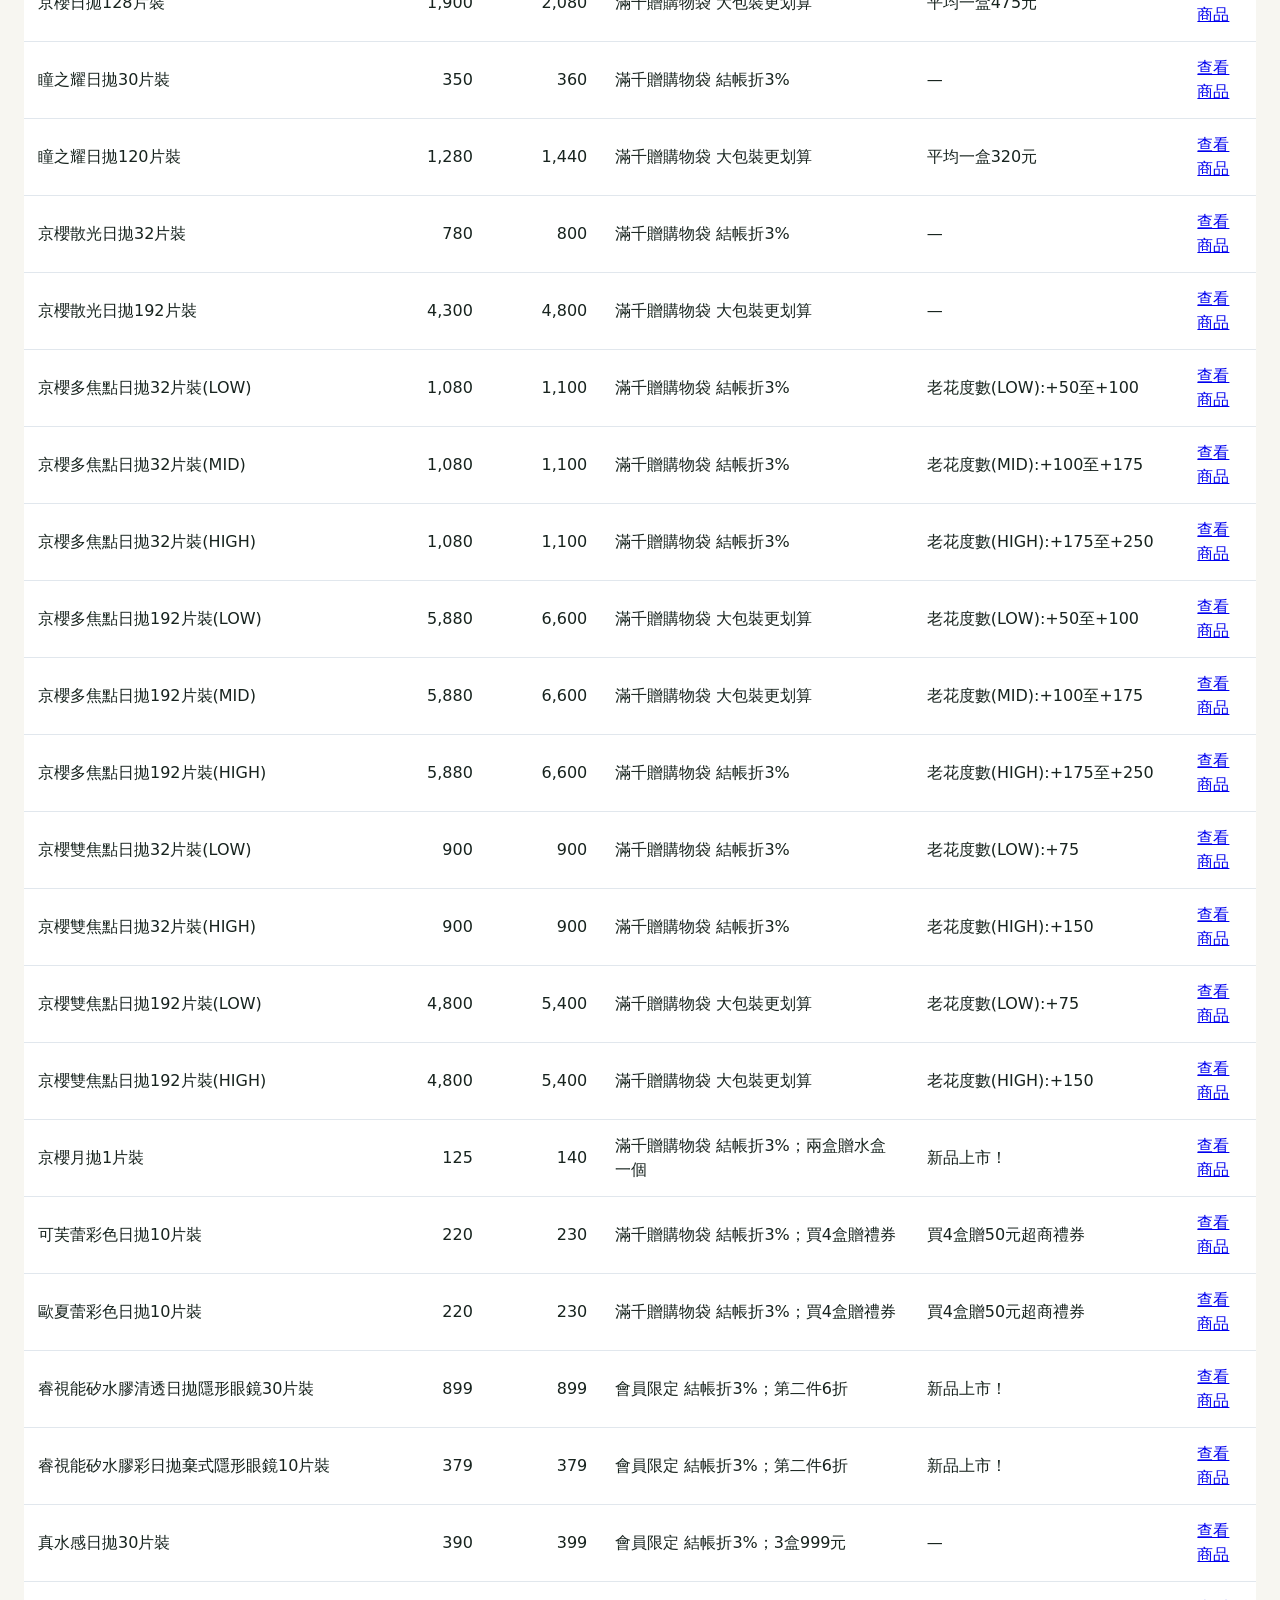
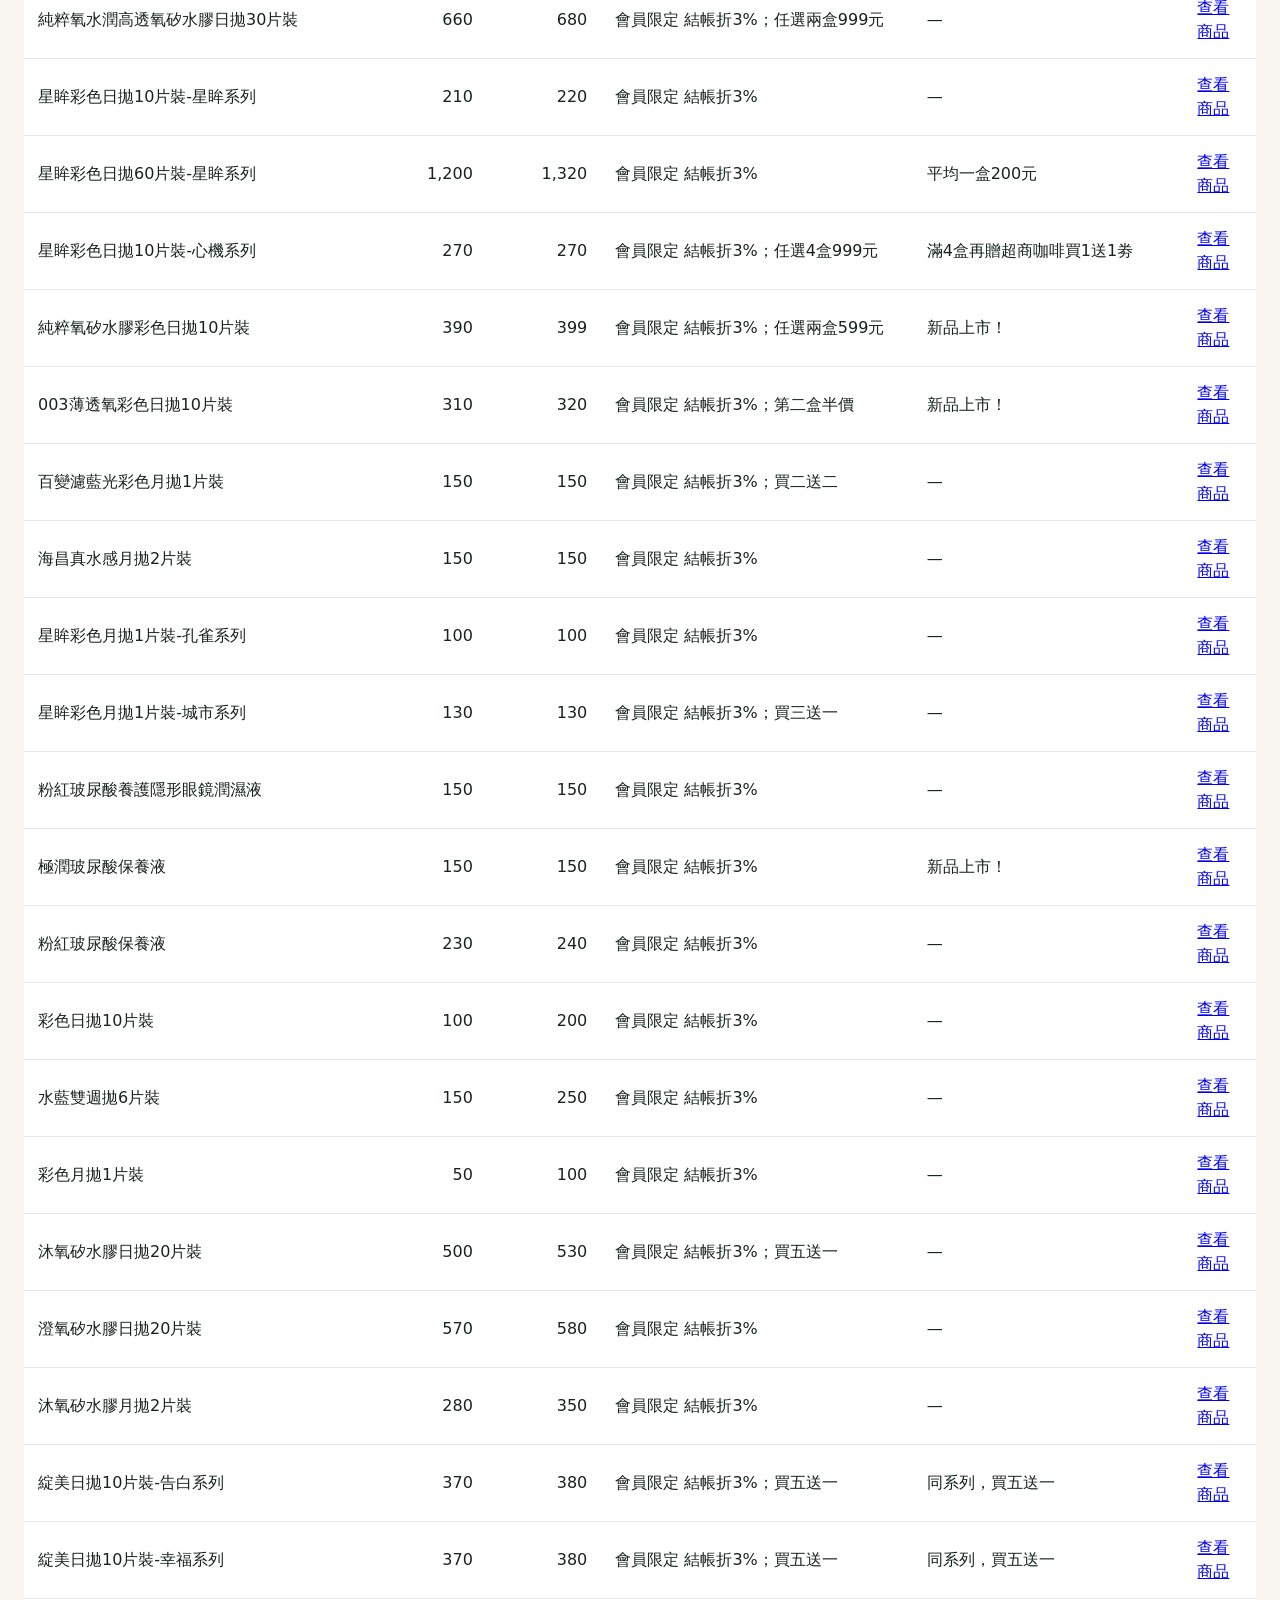
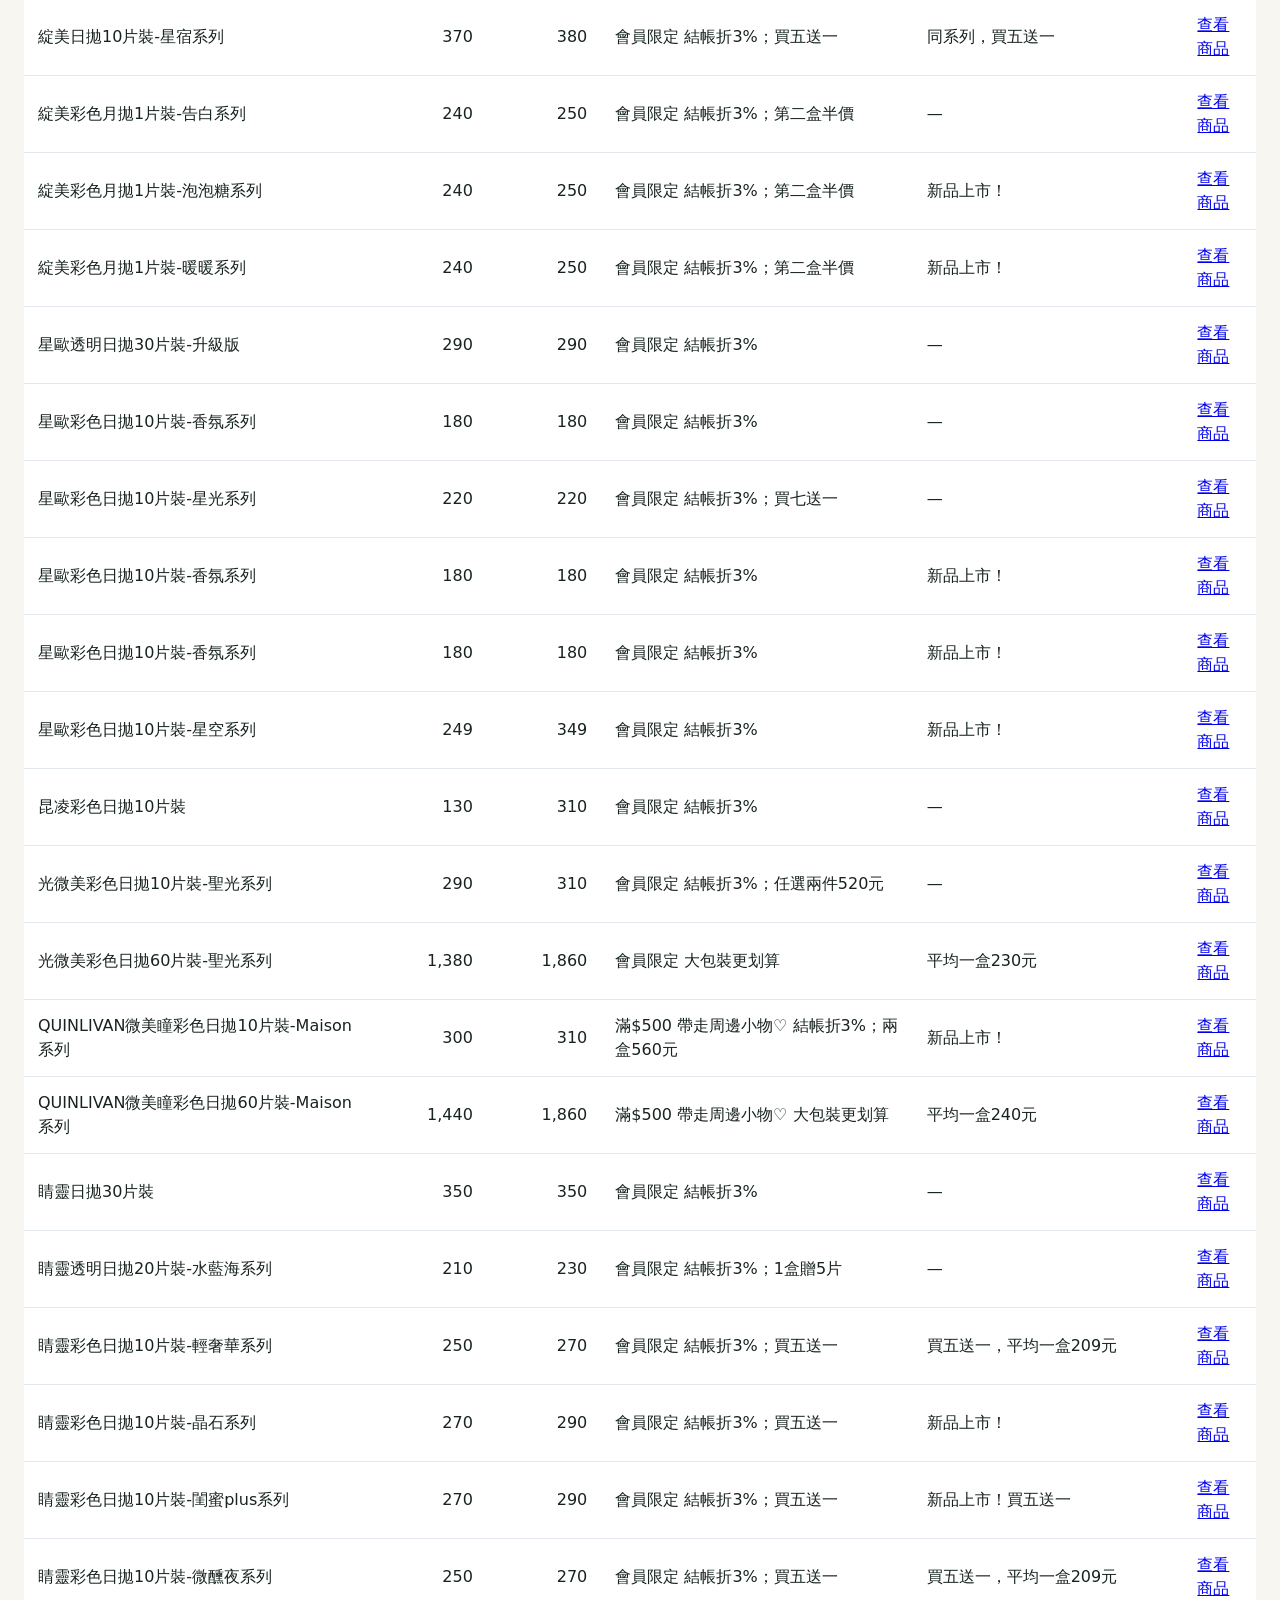
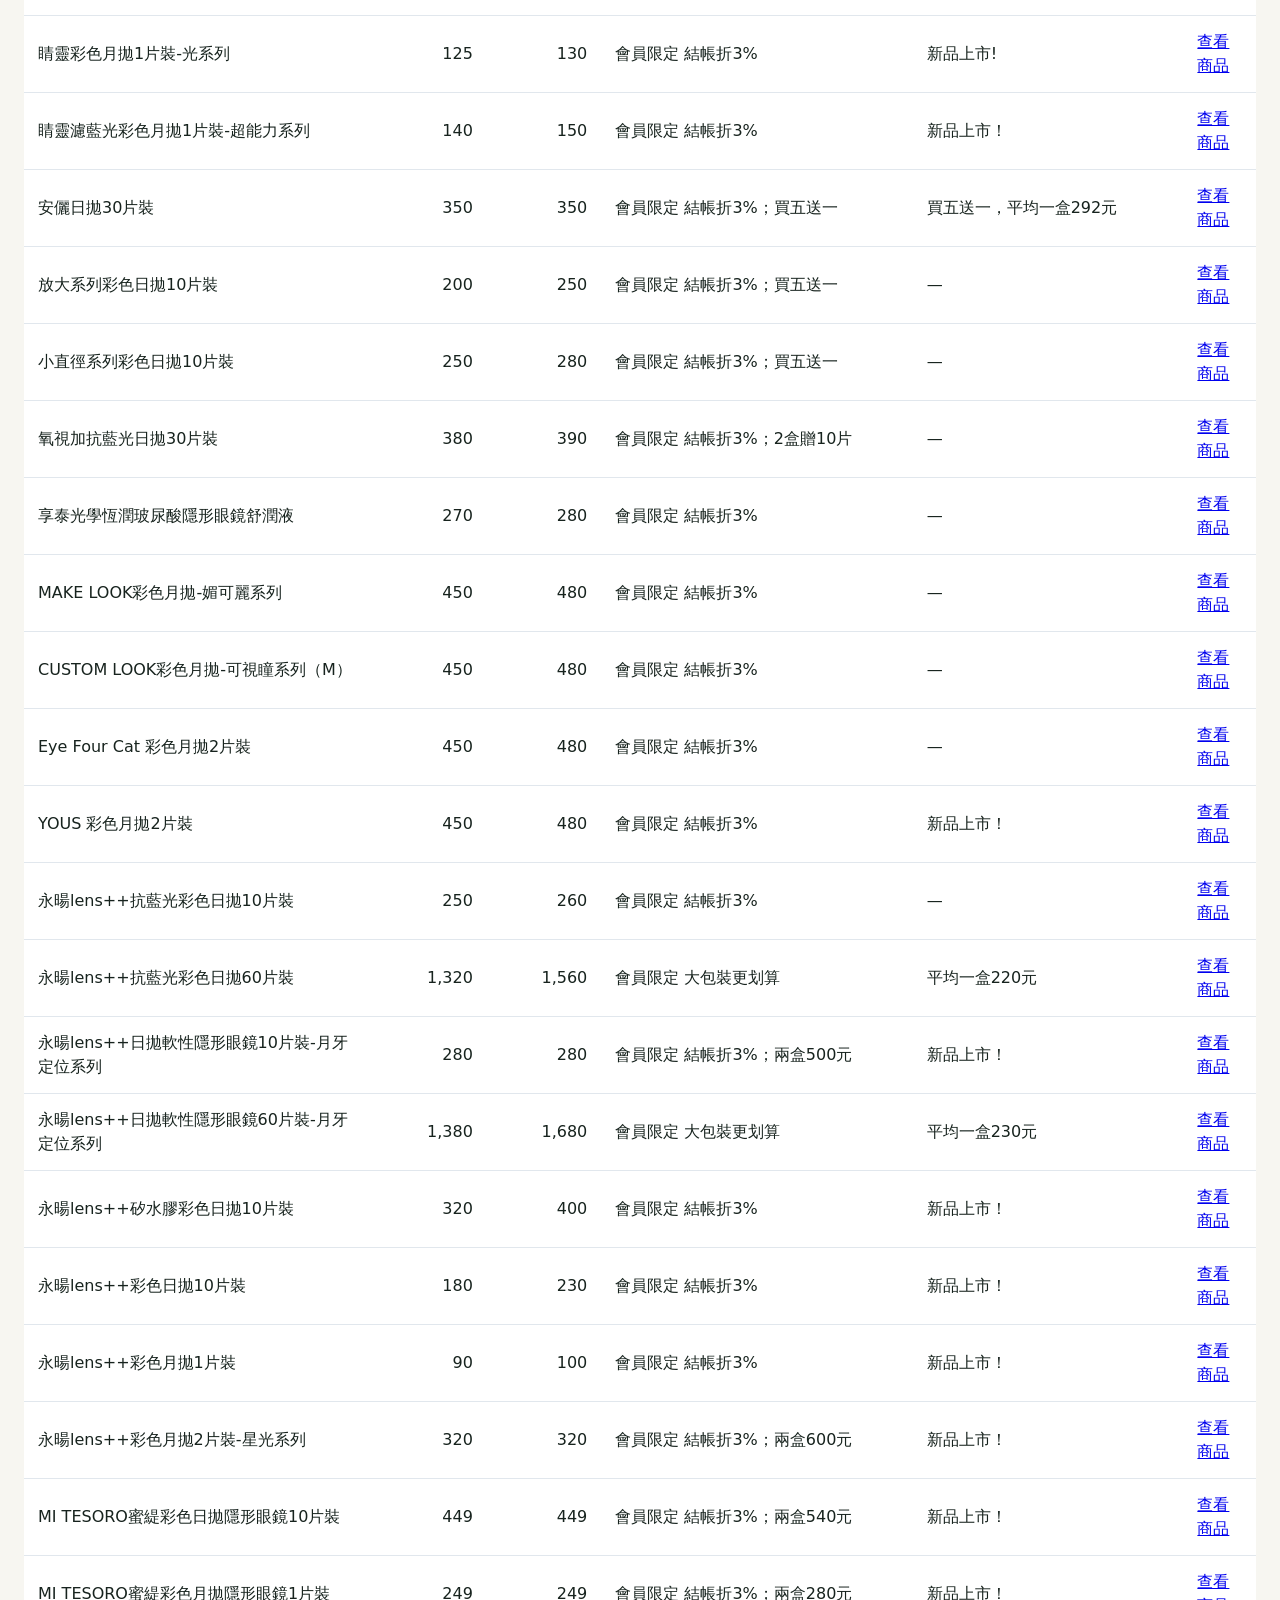
<file: public/bblens.html>
<!doctype html>
<html lang="zh-Hant">
<head><meta charset="utf-8"><meta name="viewport" content="width=device-width,initial-scale=1"><title>BBLens 完整商品價格｜LensPrice</title><link rel="stylesheet" href="styles.css">
<style>main{max-width:1500px;margin:auto;padding:24px}.catalog-controls{display:flex;gap:16px;flex-wrap:wrap;margin:24px 0}.catalog-controls label{display:grid;gap:6px}.catalog-controls input,.catalog-controls select{font:inherit;padding:12px;border:1px solid #bcc9d4;border-radius:8px}.catalog-controls input{min-width:260px}.table-scroll{overflow:auto;background:white;border-radius:12px}table{border-collapse:collapse;width:100%;min-width:1000px}th,td{padding:14px;text-align:left;border-bottom:1px solid #e1e7ed}th{background:#eaf0f6}td.money{text-align:right;white-space:nowrap}th:first-child{min-width:270px}td:nth-child(4),td:nth-child(5){min-width:200px}tbody tr:hover{background:#f4f8fb}</style>
<script src="bblens.js" defer></script></head>
<body><main><a href="index.html">返回比價首頁</a><h1>BBLens 完整商品價格</h1>
<p>2026/09/23 核對，共 235 個品項，涵蓋全部 15 頁。包含隱形眼鏡、大包裝、太陽眼鏡與周邊商品。</p>
<p>9/23 14:38 核對：原有 234 筆商品的價格與促銷均無變動，新增 1 筆同名專區商品連結。</p>
<p>售價為商品所列包裝的總價，未另扣結帳折扣或滿件優惠。促銷條件另列，購買前請回商品頁確認。</p>
<p><a href="bblens-prices-2026-09-23.xlsx" download>下載 BBLens 完整 Excel 價格表</a></p>
<div class="catalog-controls"><label>搜尋商品<input id="query" type="search" placeholder="輸入商品、包裝或促銷條件"></label><label>排序<select id="sort"><option value="default">網站原始順序</option><option value="asc">售價由低到高</option><option value="desc">售價由高到低</option></select></label></div>
<p id="count" role="status">載入中…</p><div class="table-scroll"><table><thead><tr><th scope="col">商品／包裝</th><th scope="col">售價（NT$）</th><th scope="col">原價（NT$）</th><th scope="col">促銷／購買條件</th><th scope="col">補充說明</th><th scope="col">商品頁</th></tr></thead><tbody id="catalog"></tbody></table></div></main></body></html>
</file>
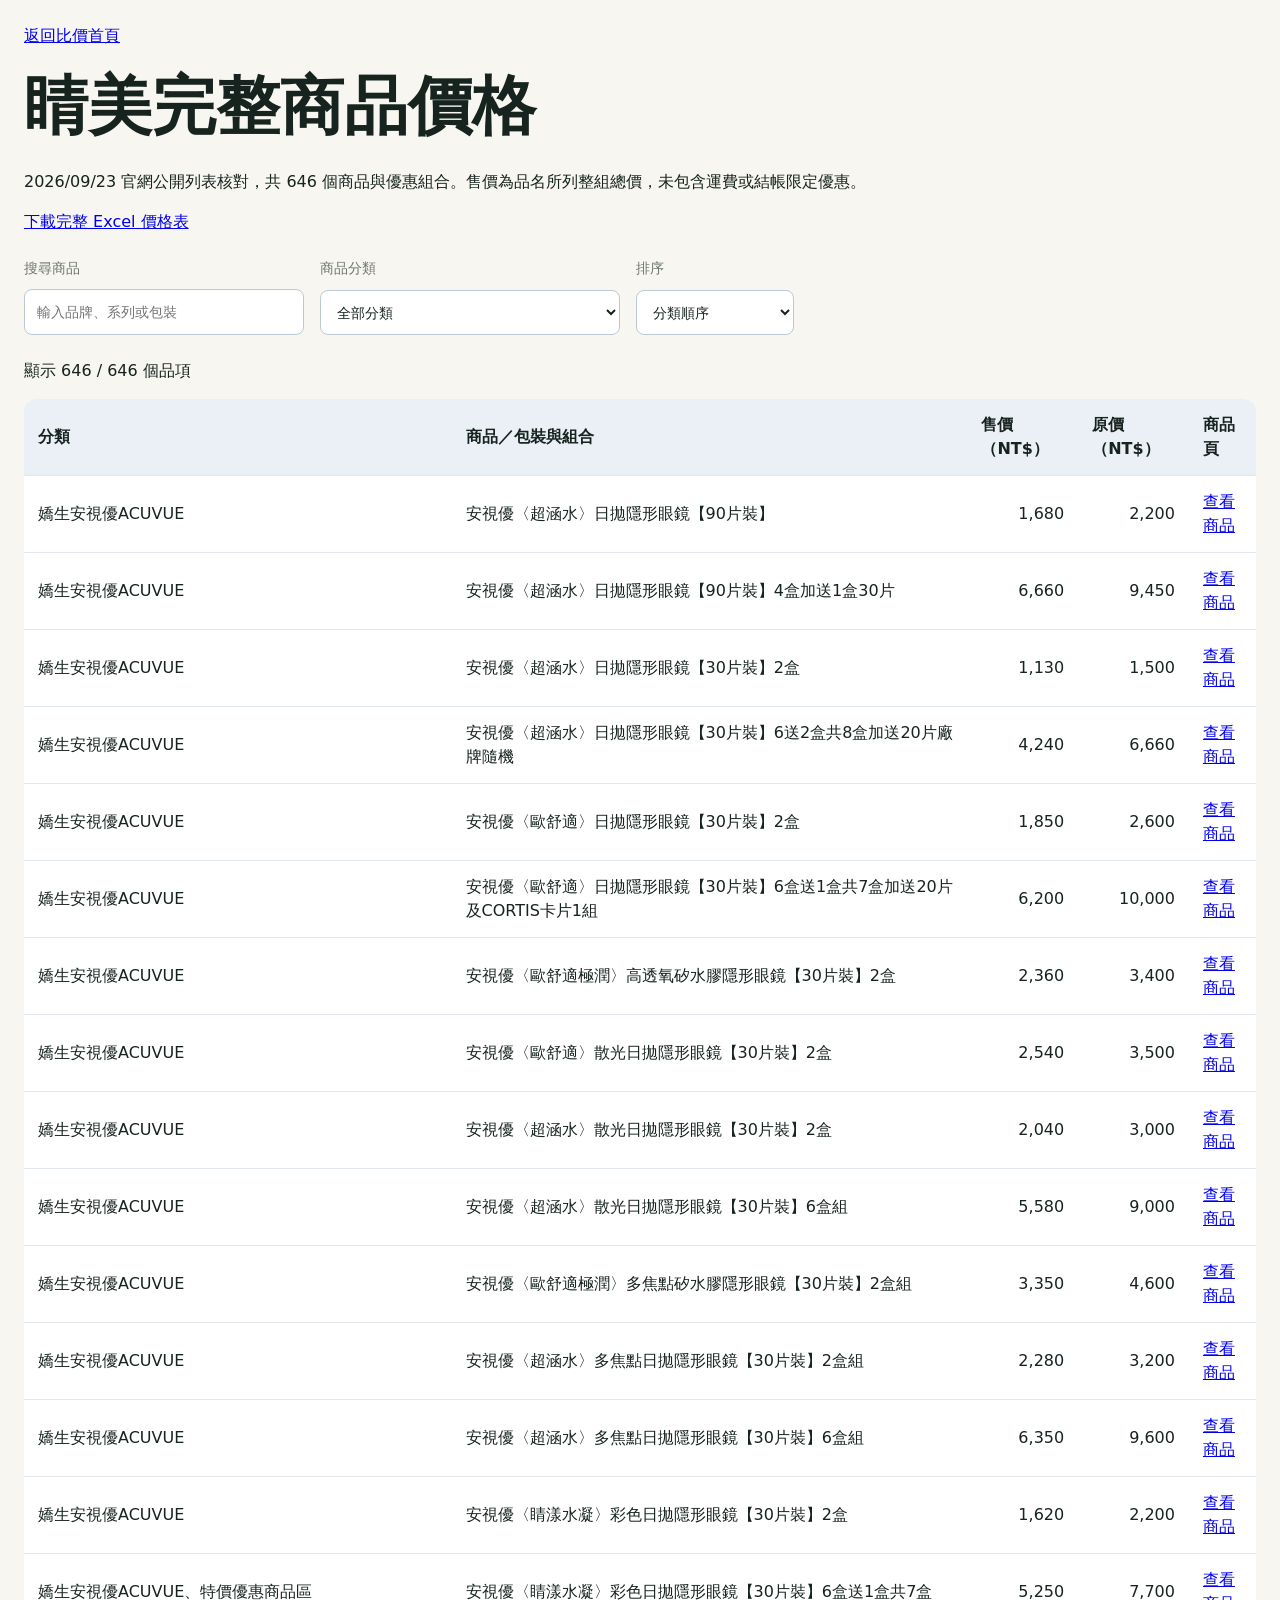
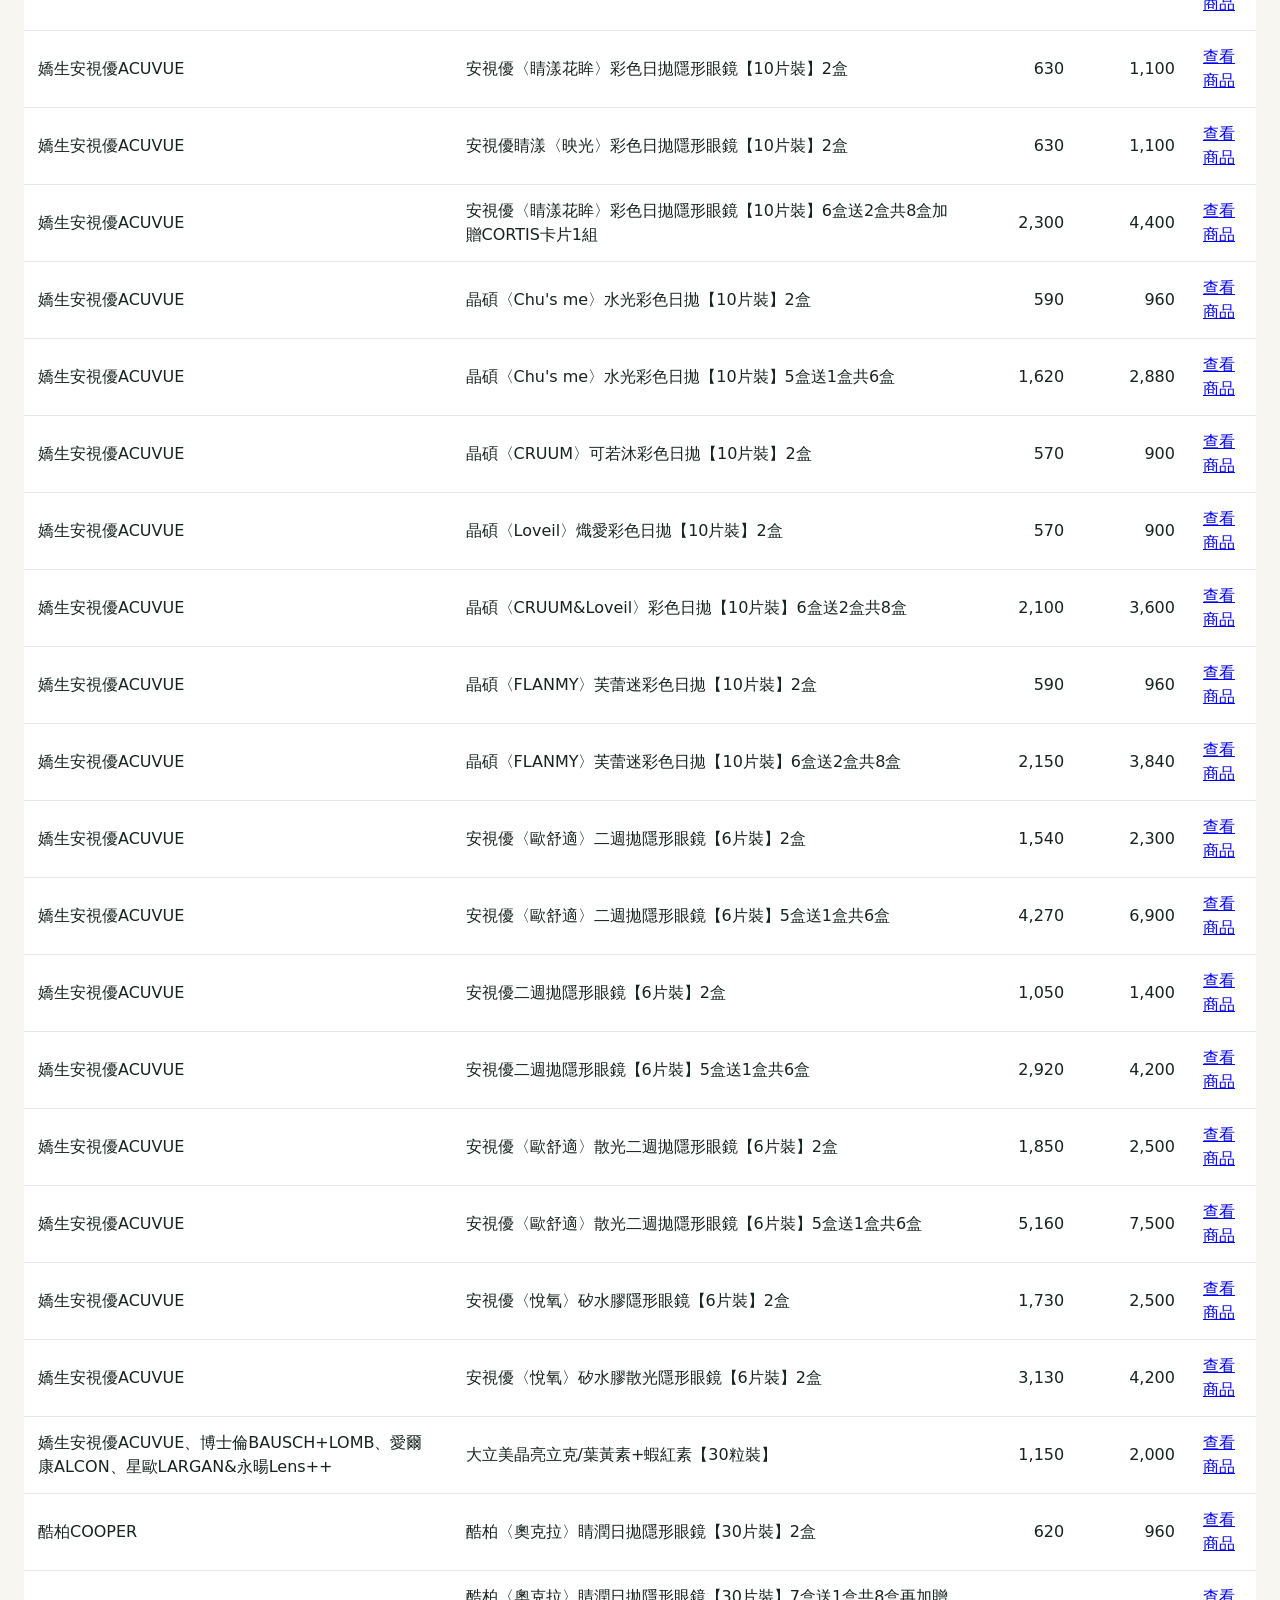
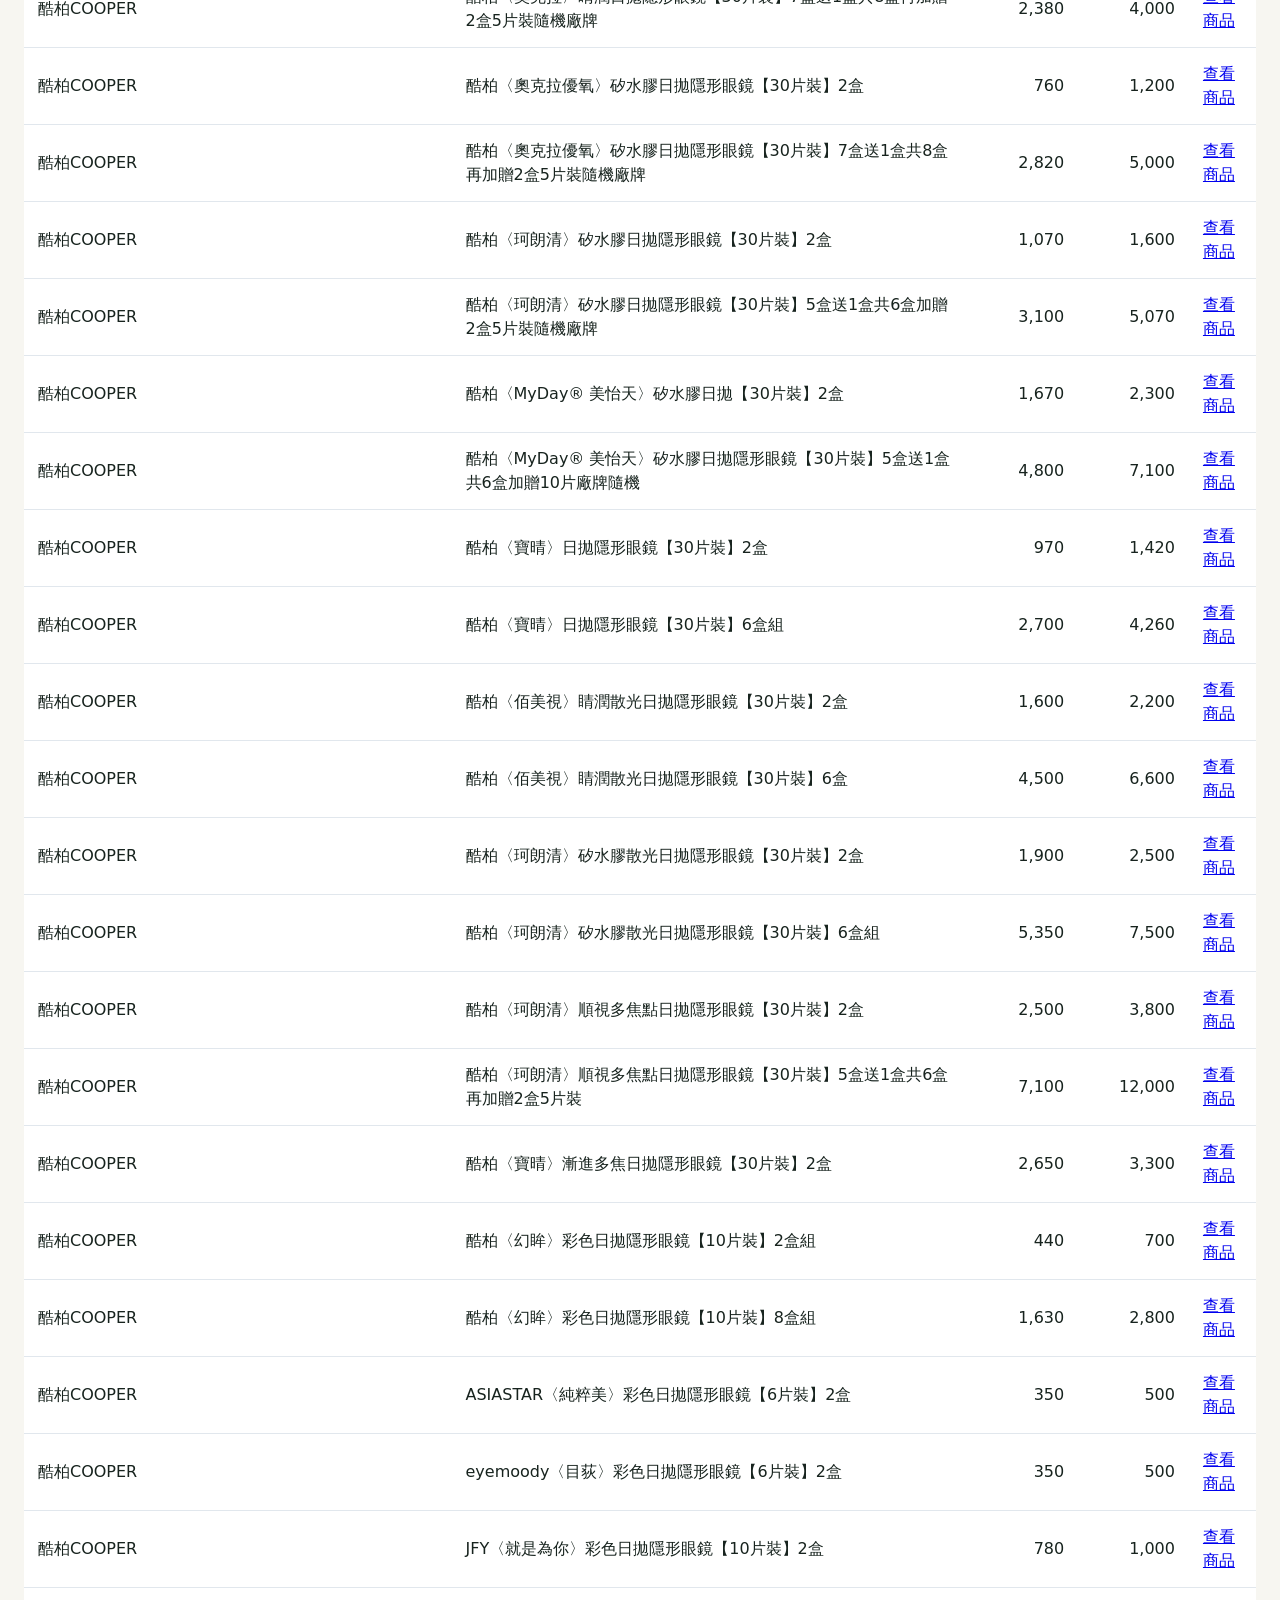
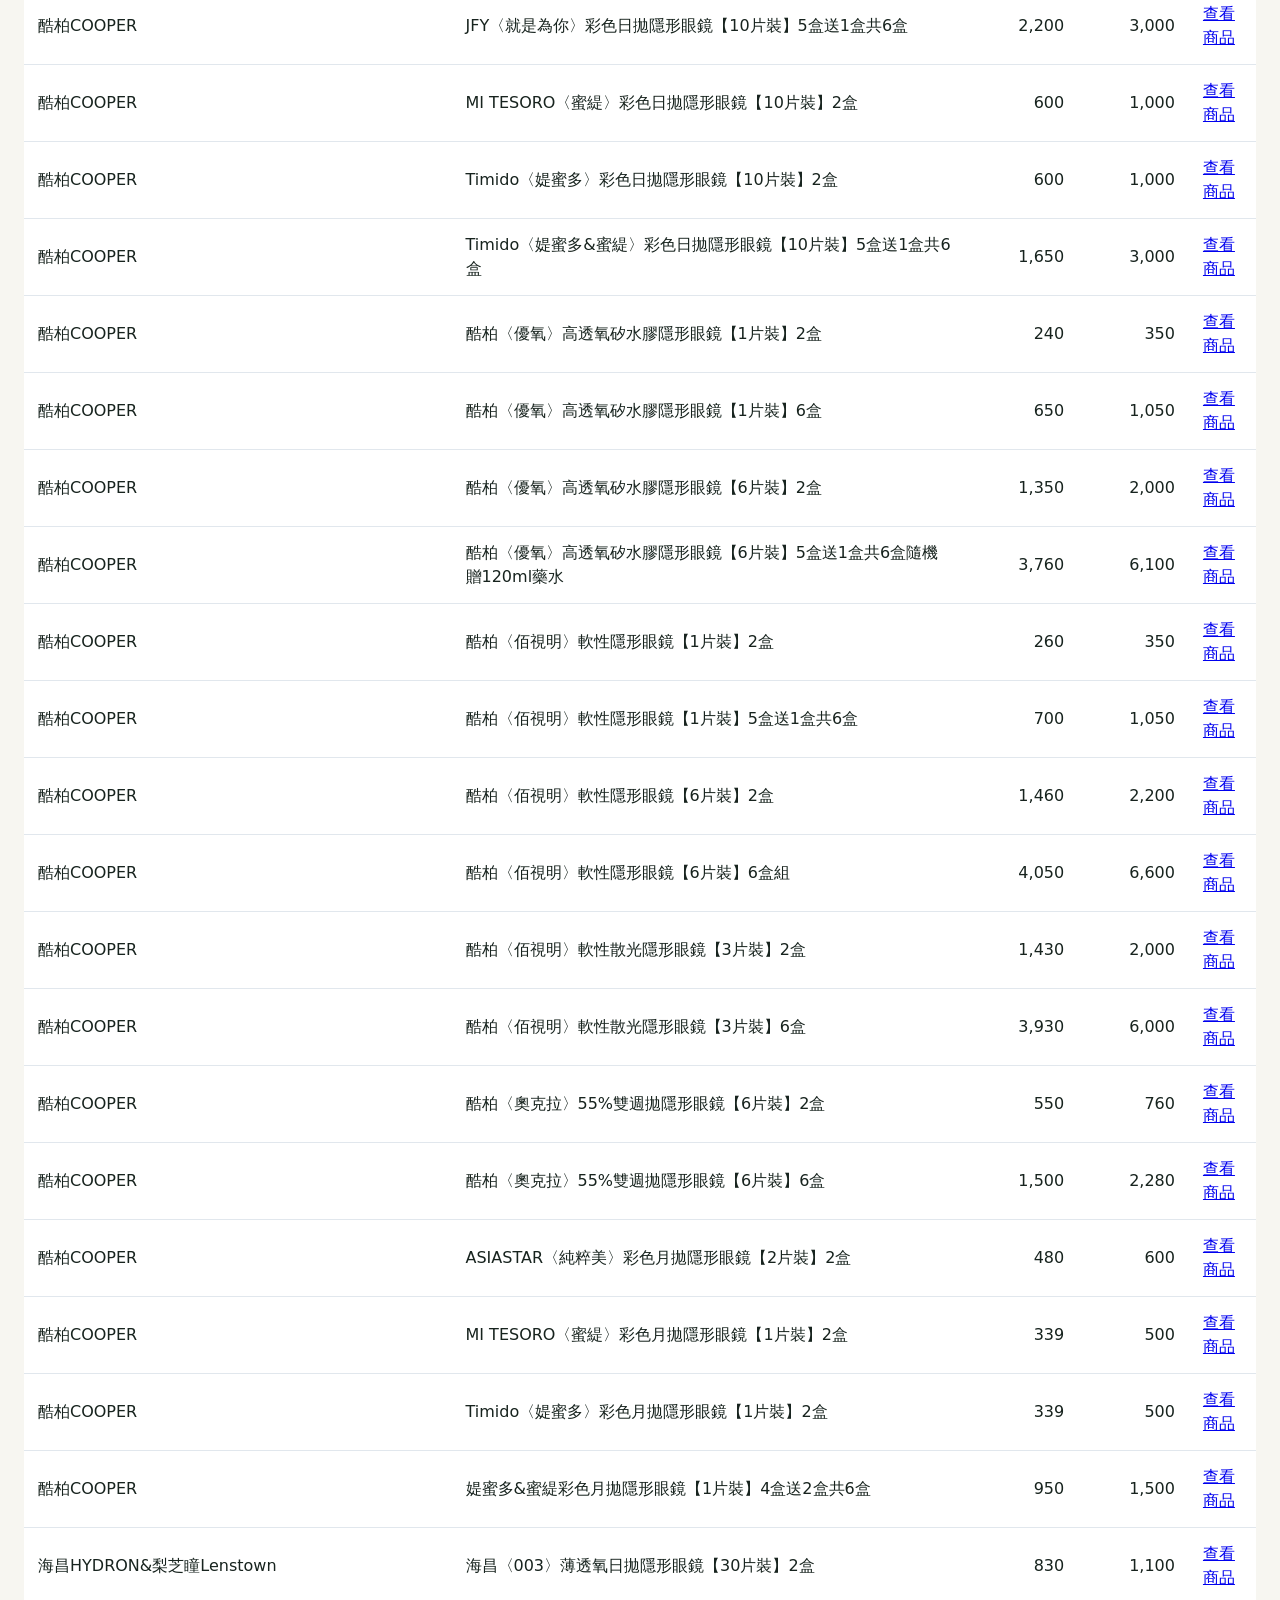
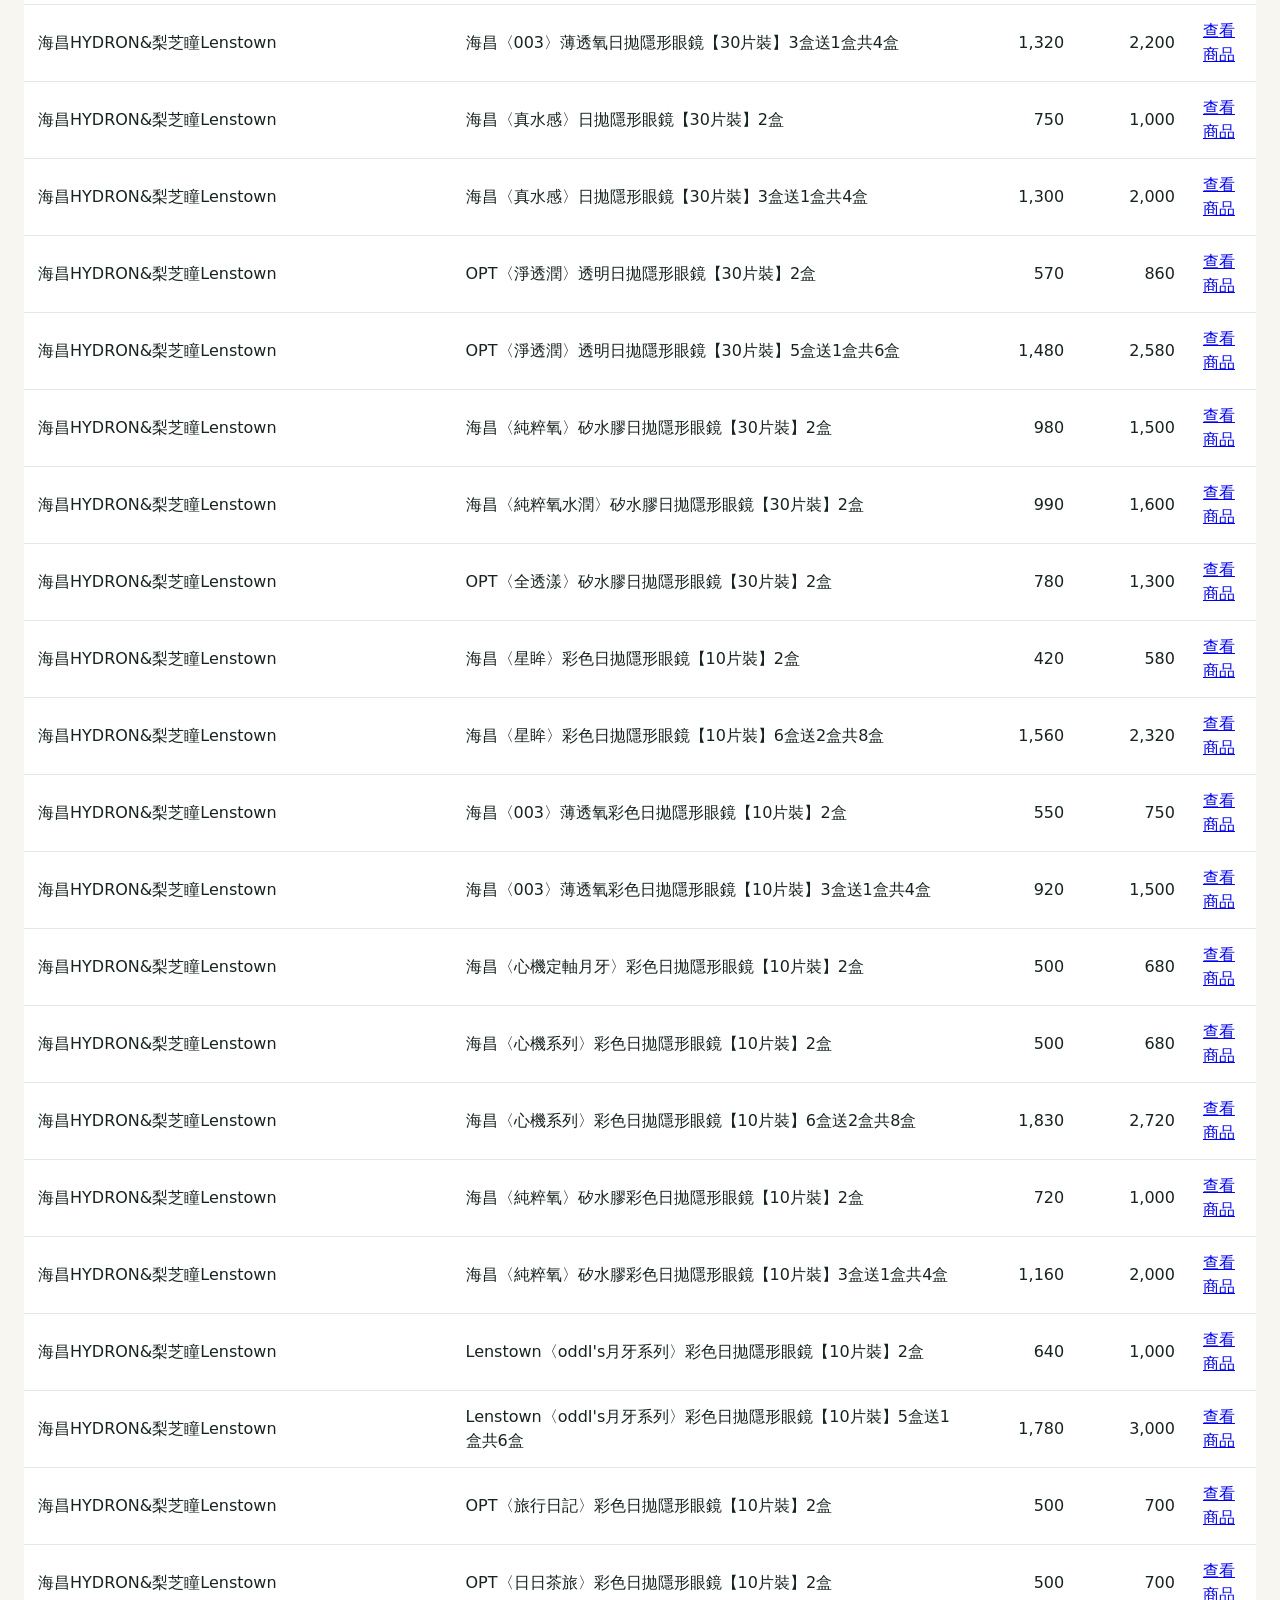
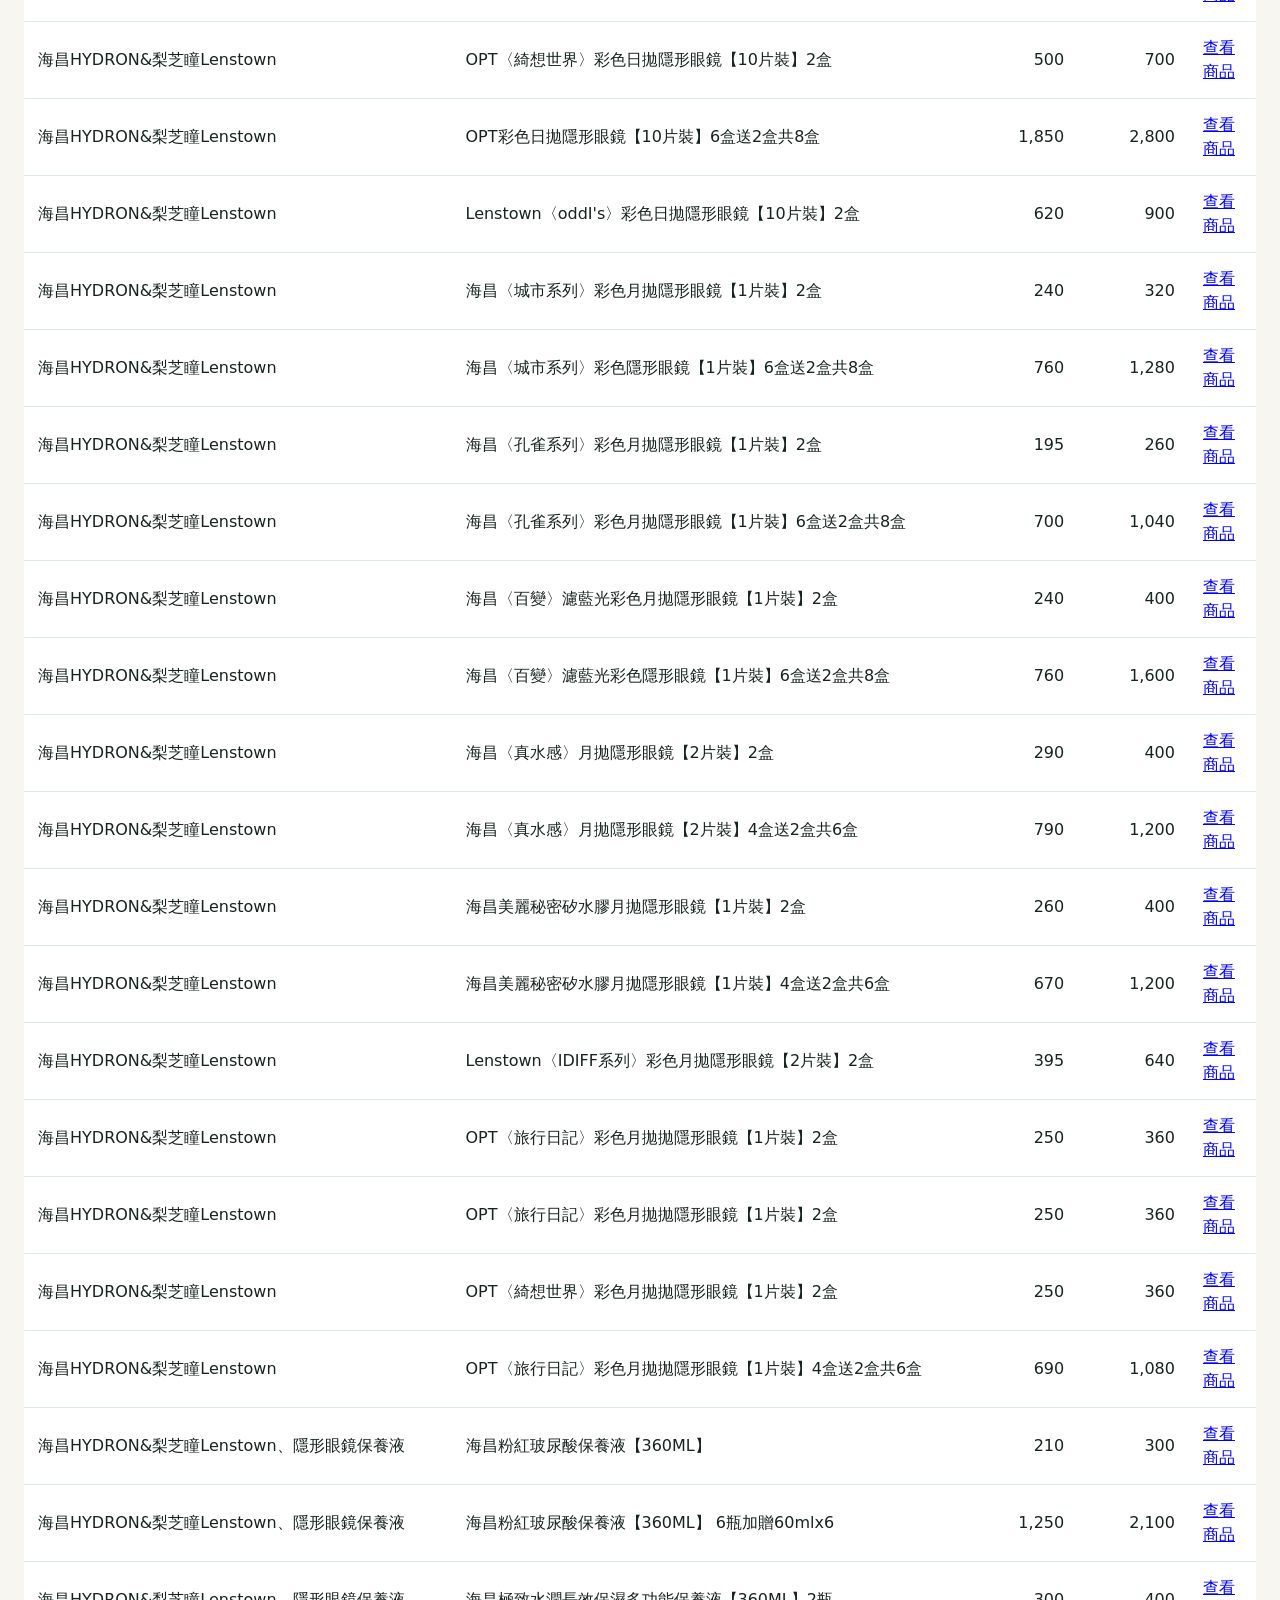
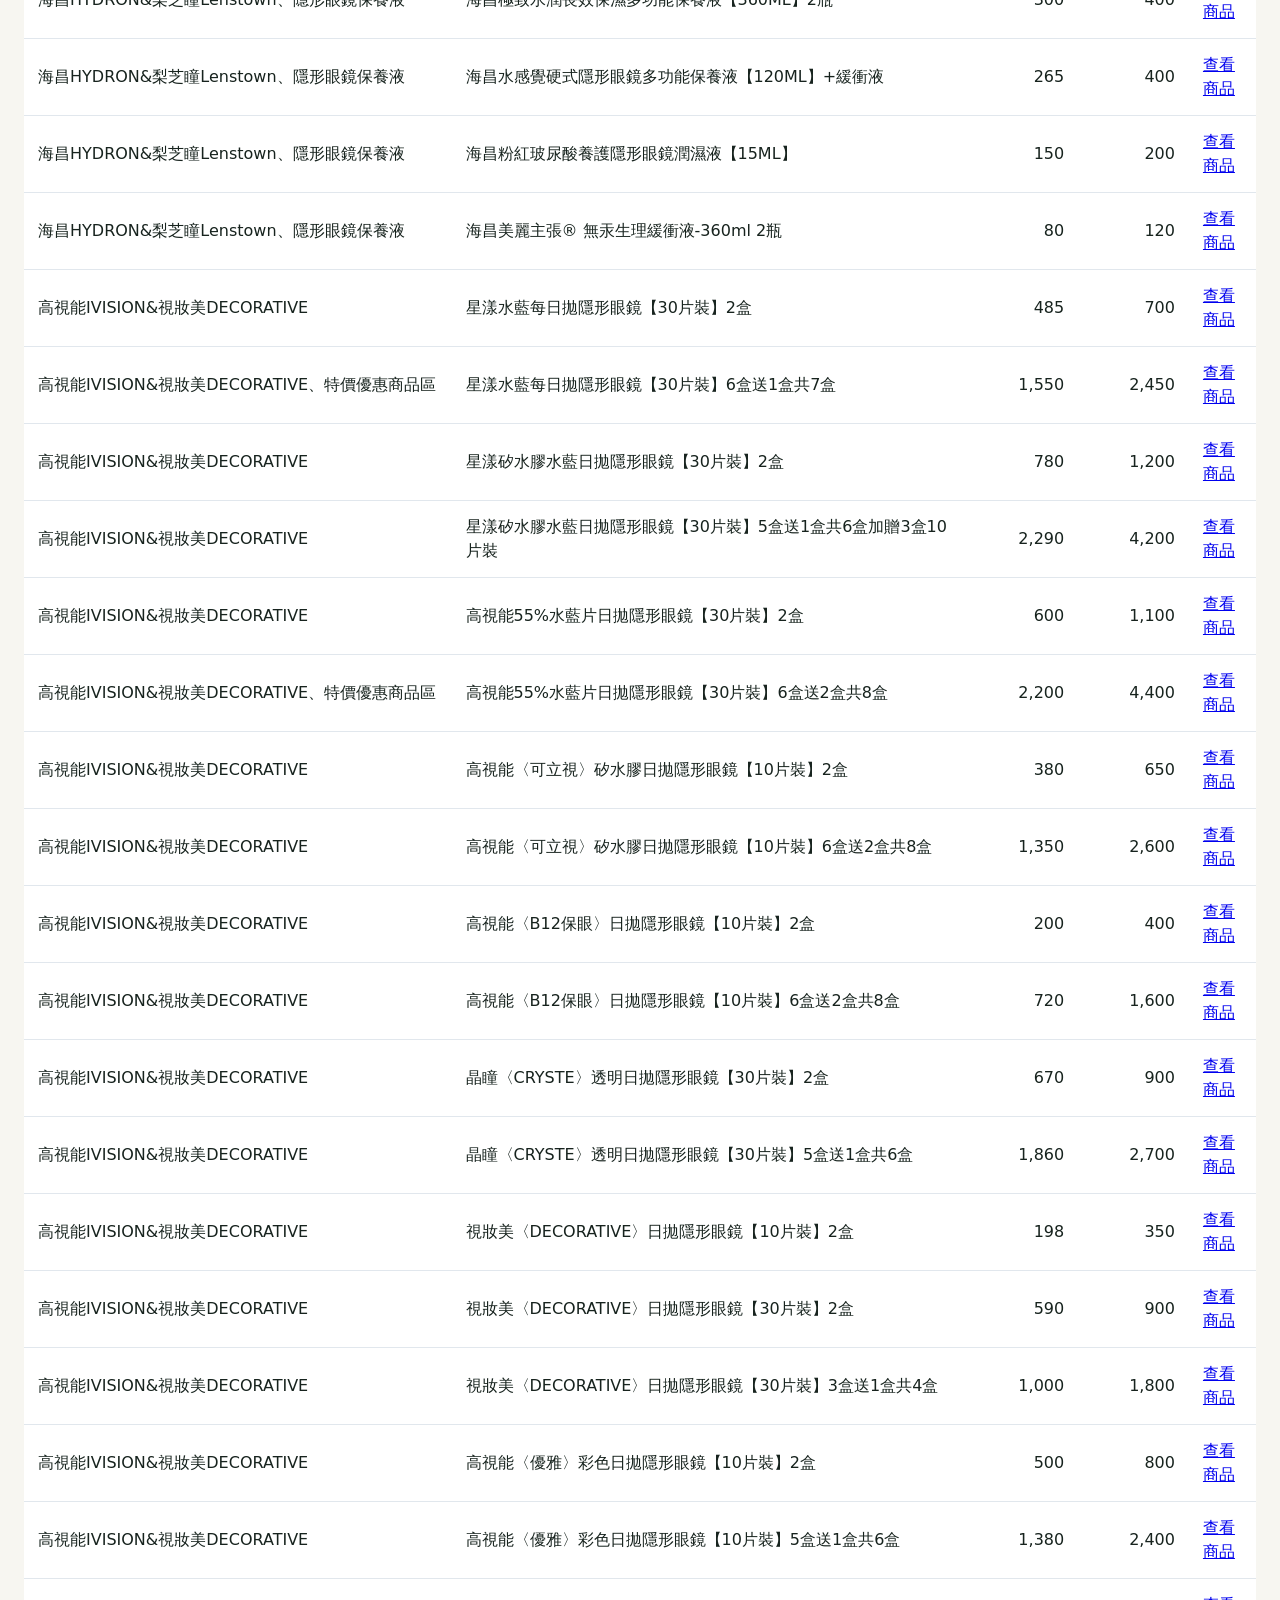
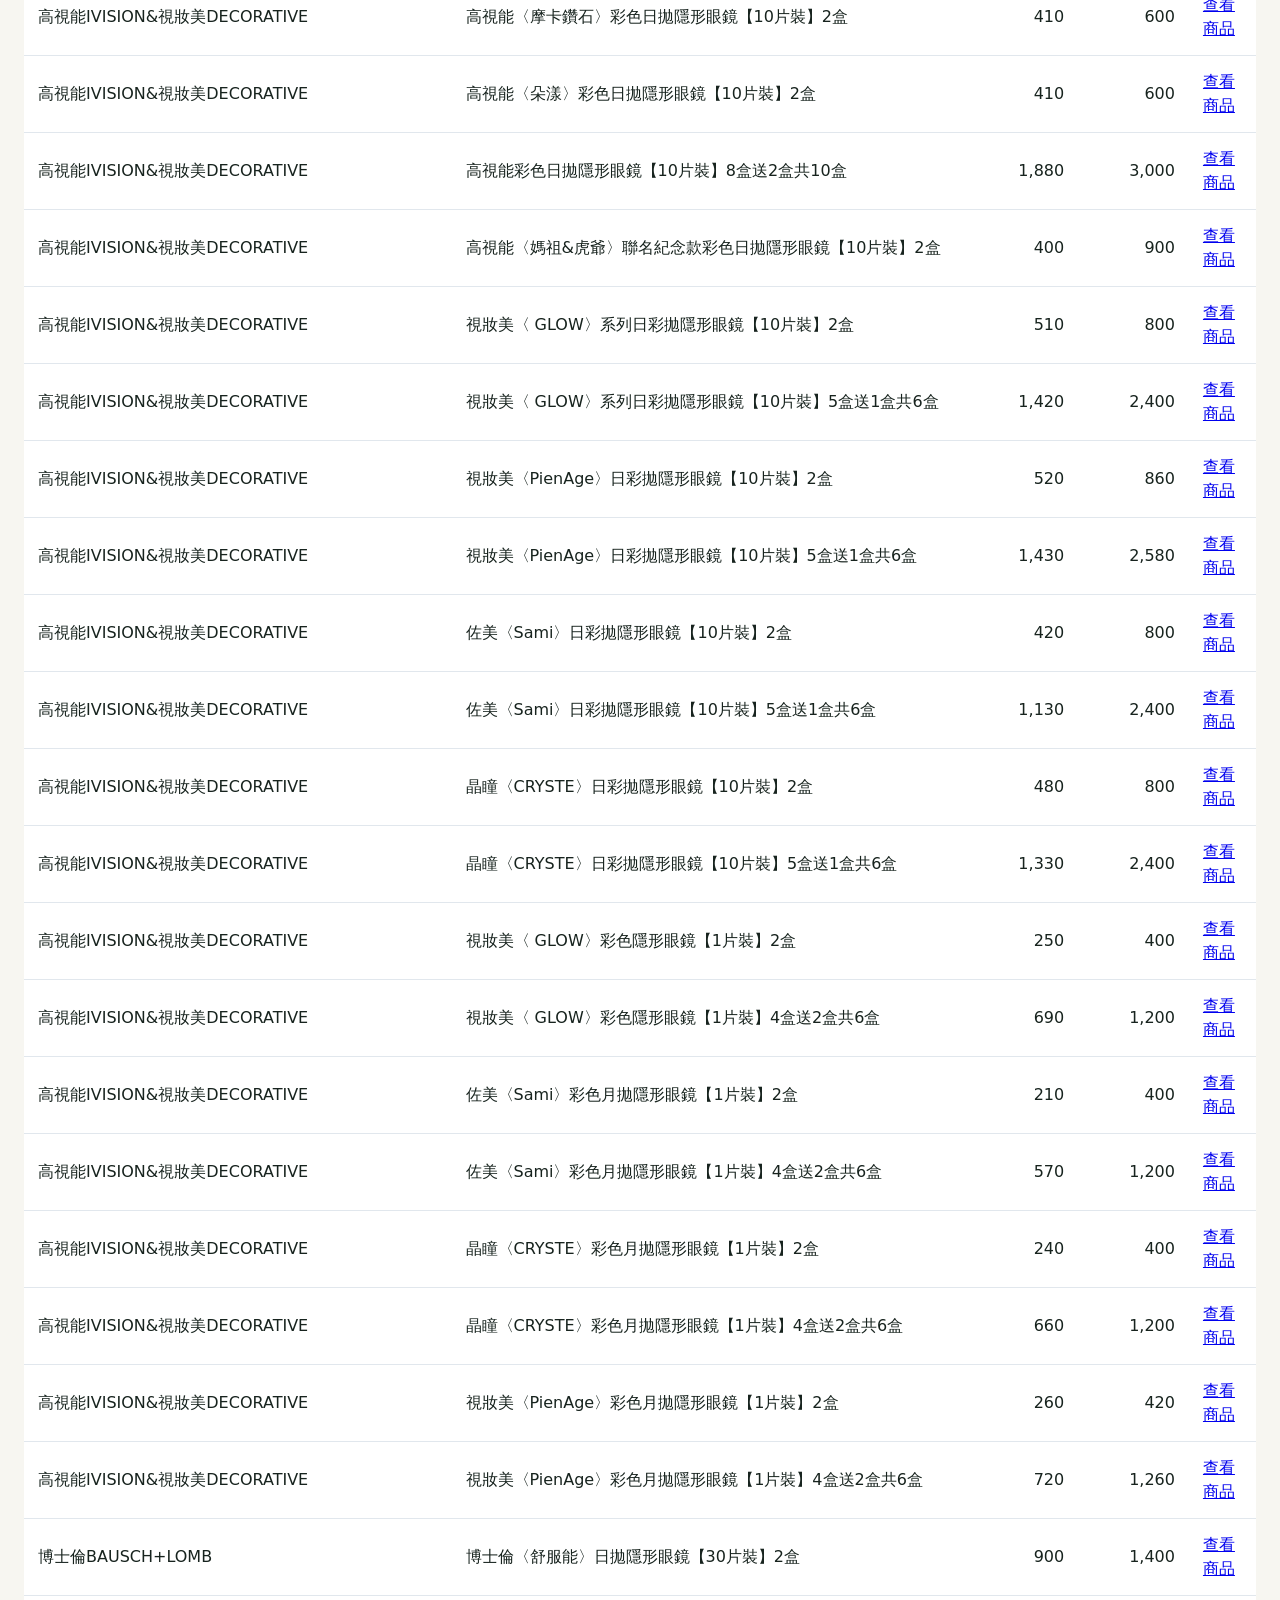
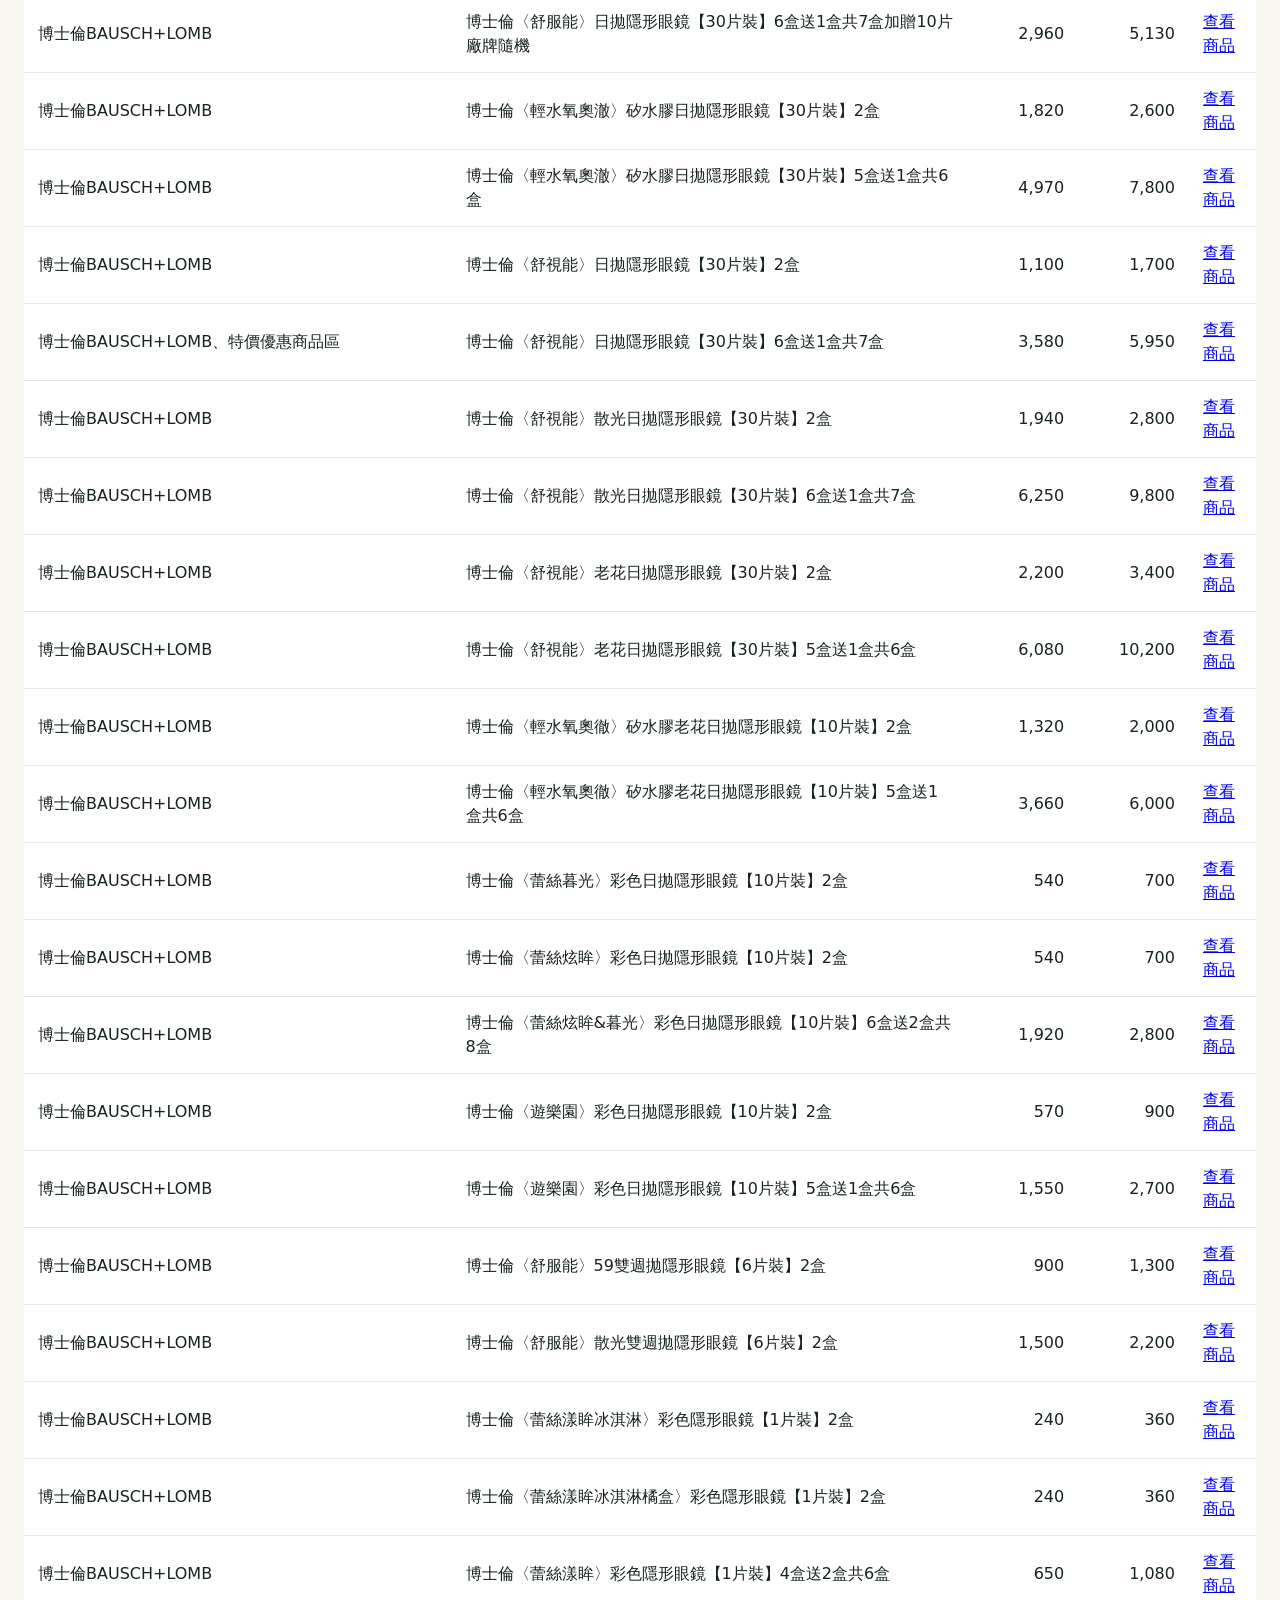
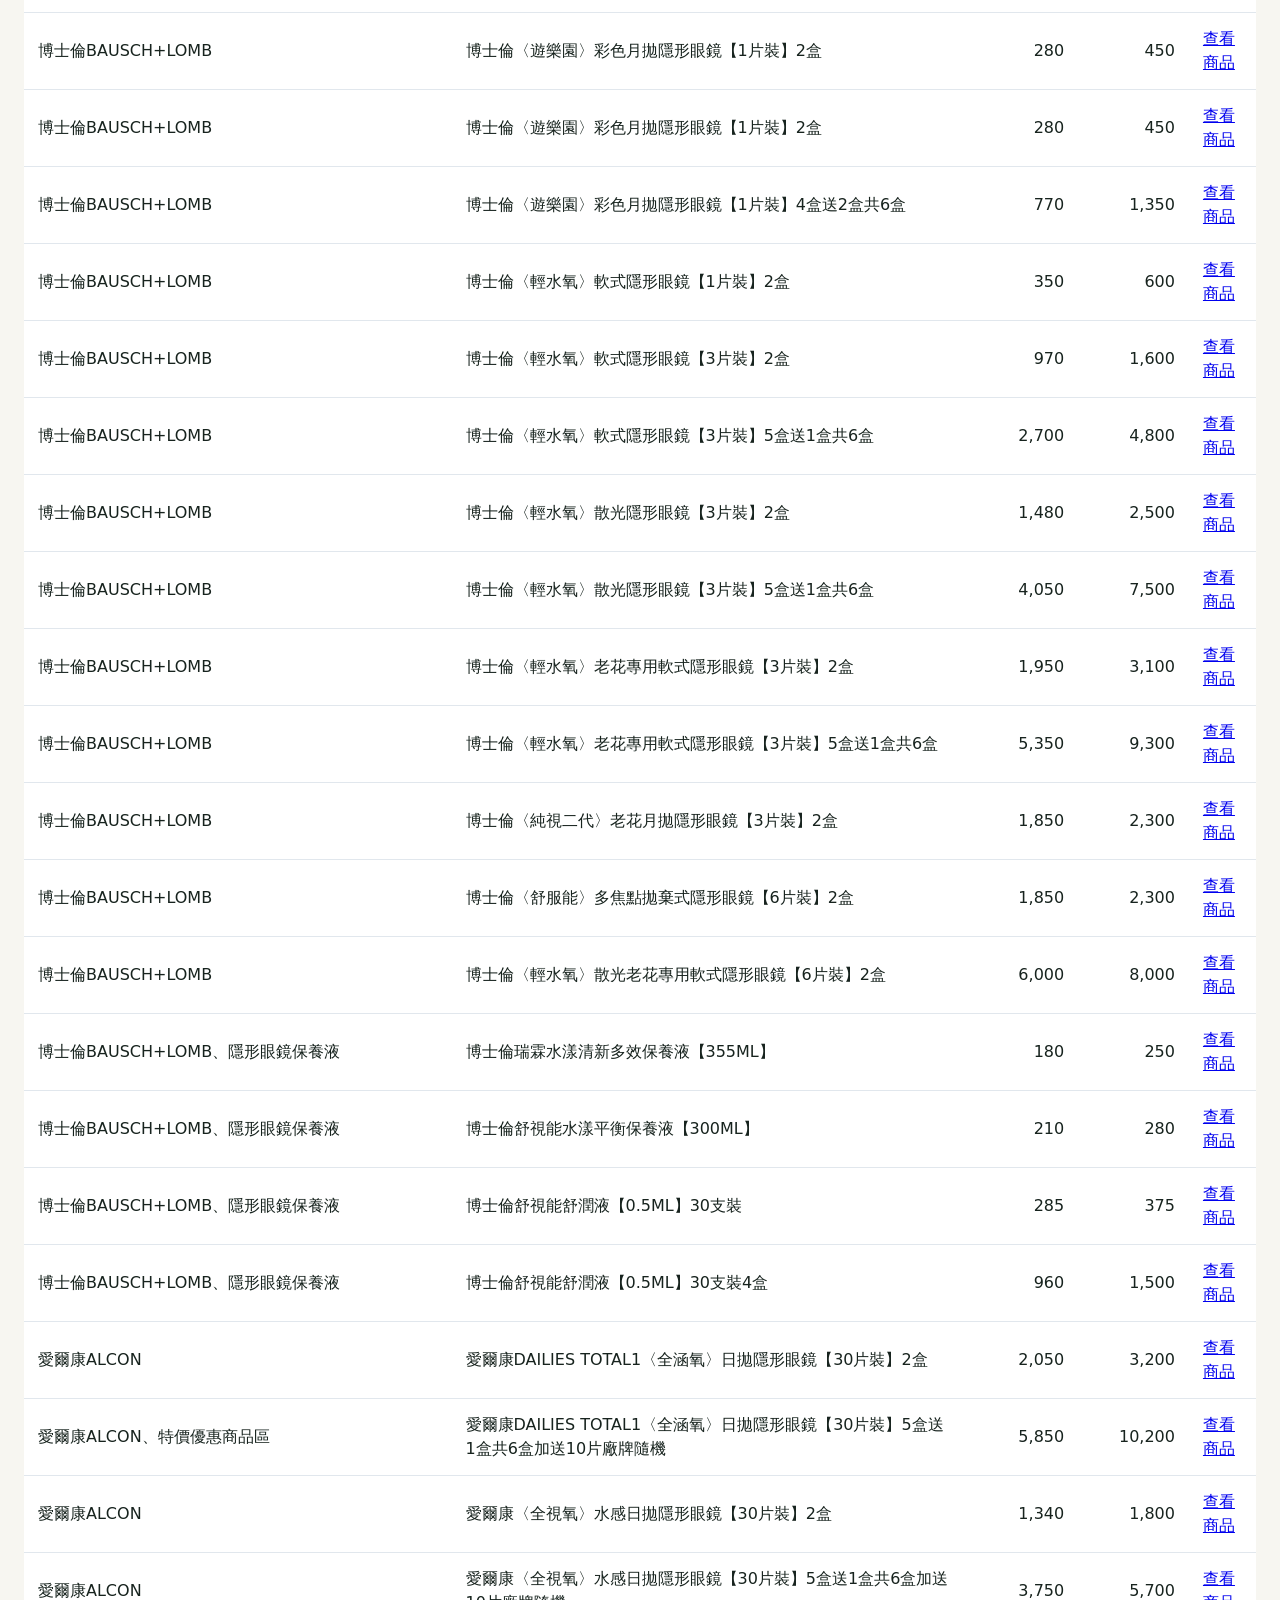
<file: public/funnyeyes.html>
<!doctype html>
<html lang="zh-Hant"><head><meta charset="utf-8"><meta name="viewport" content="width=device-width,initial-scale=1"><title>睛美完整商品價格｜LensPrice</title><link rel="stylesheet" href="styles.css"><style>
main{max-width:1500px;margin:auto;padding:24px}.catalog-controls{display:flex;gap:16px;flex-wrap:wrap;margin:24px 0}.catalog-controls label{display:grid;gap:6px}.catalog-controls input,.catalog-controls select{font:inherit;padding:12px;border:1px solid #bcc9d4;border-radius:8px}.table-scroll{overflow:auto;background:white;border-radius:12px}table{border-collapse:collapse;width:100%;min-width:900px}th,td{padding:14px;text-align:left;border-bottom:1px solid #e1e7ed}th{background:#eaf0f6}td.money{text-align:right;white-space:nowrap}th:nth-child(2){min-width:340px}tbody tr:hover{background:#f4f8fb}.catalog-controls input{min-width:280px}
</style><script src="funnyeyes.js?v=20260923" defer></script></head><body><main><a href="index.html">返回比價首頁</a><h1>睛美完整商品價格</h1><p>2026/09/23 官網公開列表核對，共 646 個商品與優惠組合。售價為品名所列整組總價，未包含運費或結帳限定優惠。</p><p><a href="funnyeyes-prices-2026-09-23.xlsx" download>下載完整 Excel 價格表</a></p><div class="catalog-controls"><label>搜尋商品<input id="query" type="search" placeholder="輸入品牌、系列或包裝"></label><label>商品分類<select id="category"><option value="">全部分類</option></select></label><label>排序<select id="sort"><option value="default">分類順序</option><option value="asc">整組售價由低到高</option><option value="desc">整組售價由高到低</option></select></label></div><p id="count" role="status">載入中…</p><div class="table-scroll"><table><thead><tr><th>分類</th><th>商品／包裝與組合</th><th>售價（NT$）</th><th>原價（NT$）</th><th>商品頁</th></tr></thead><tbody id="catalog"></tbody></table></div></main></body></html>
</file>
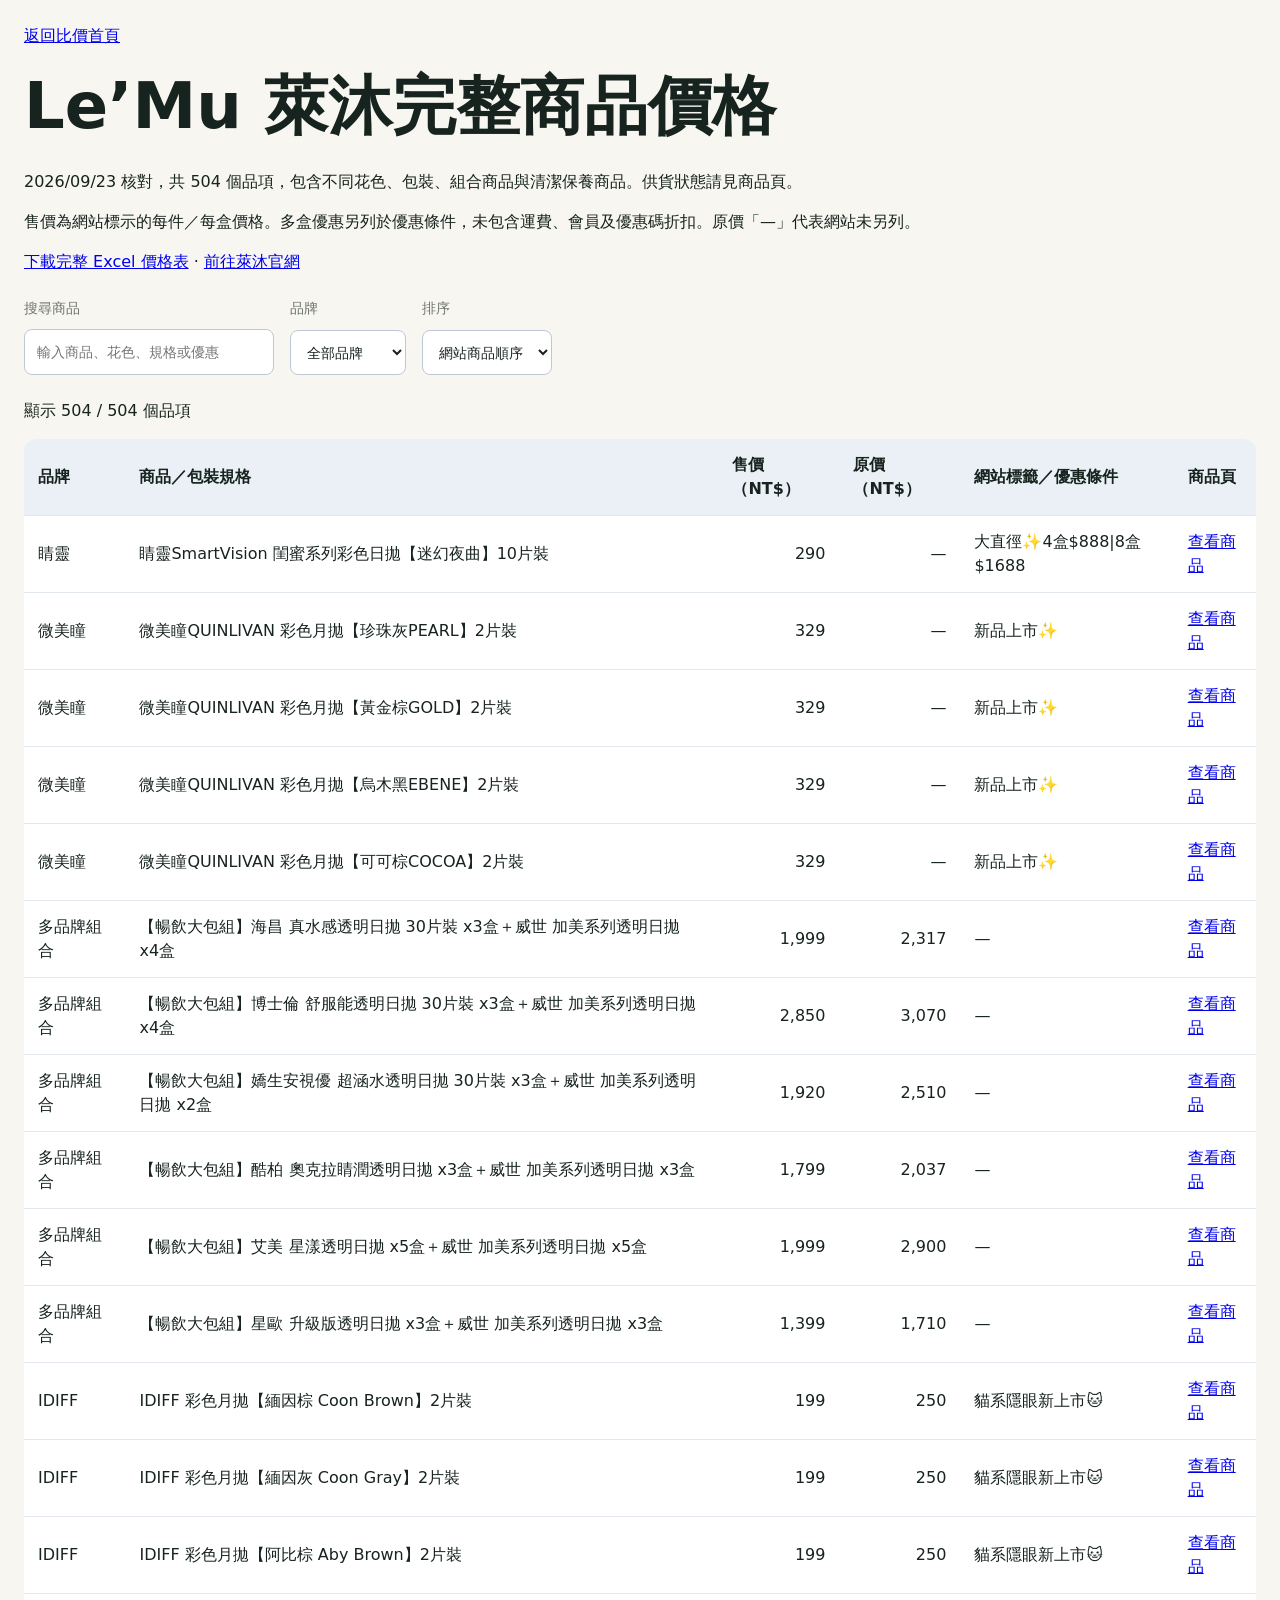
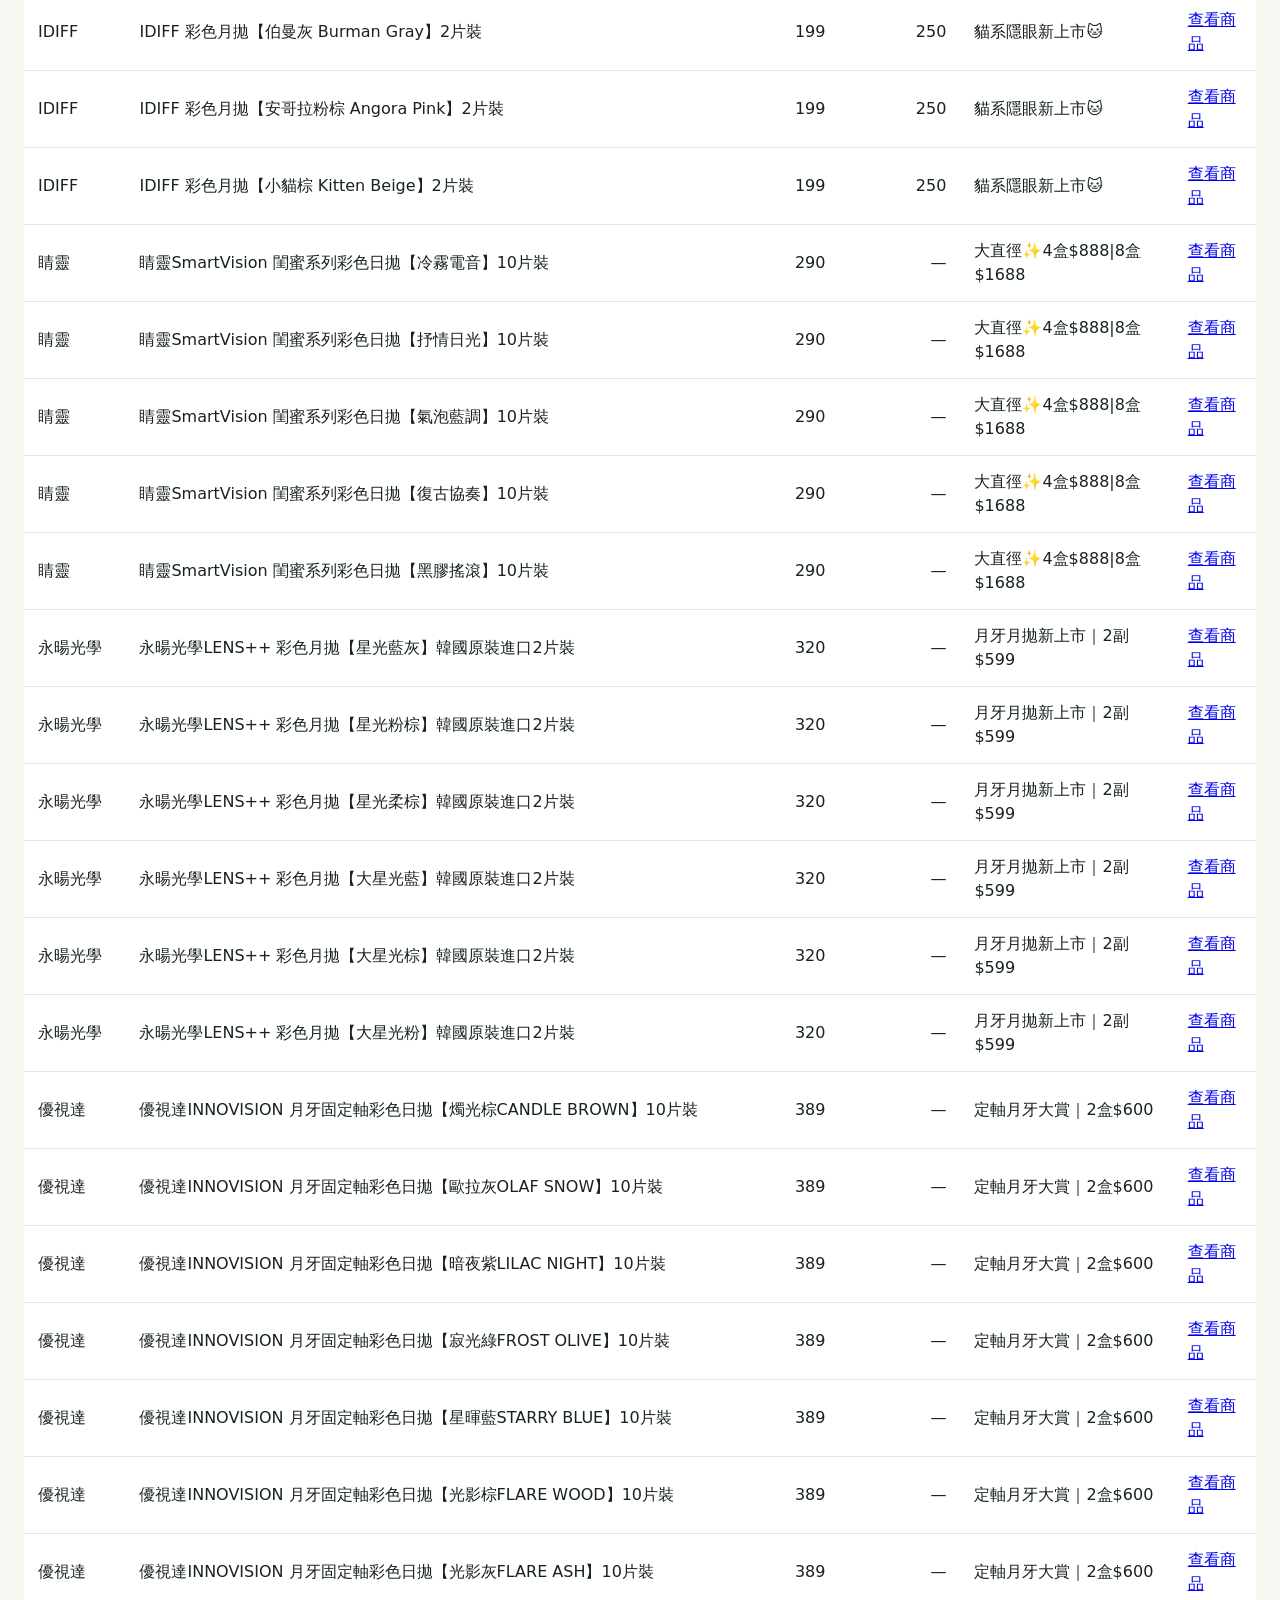
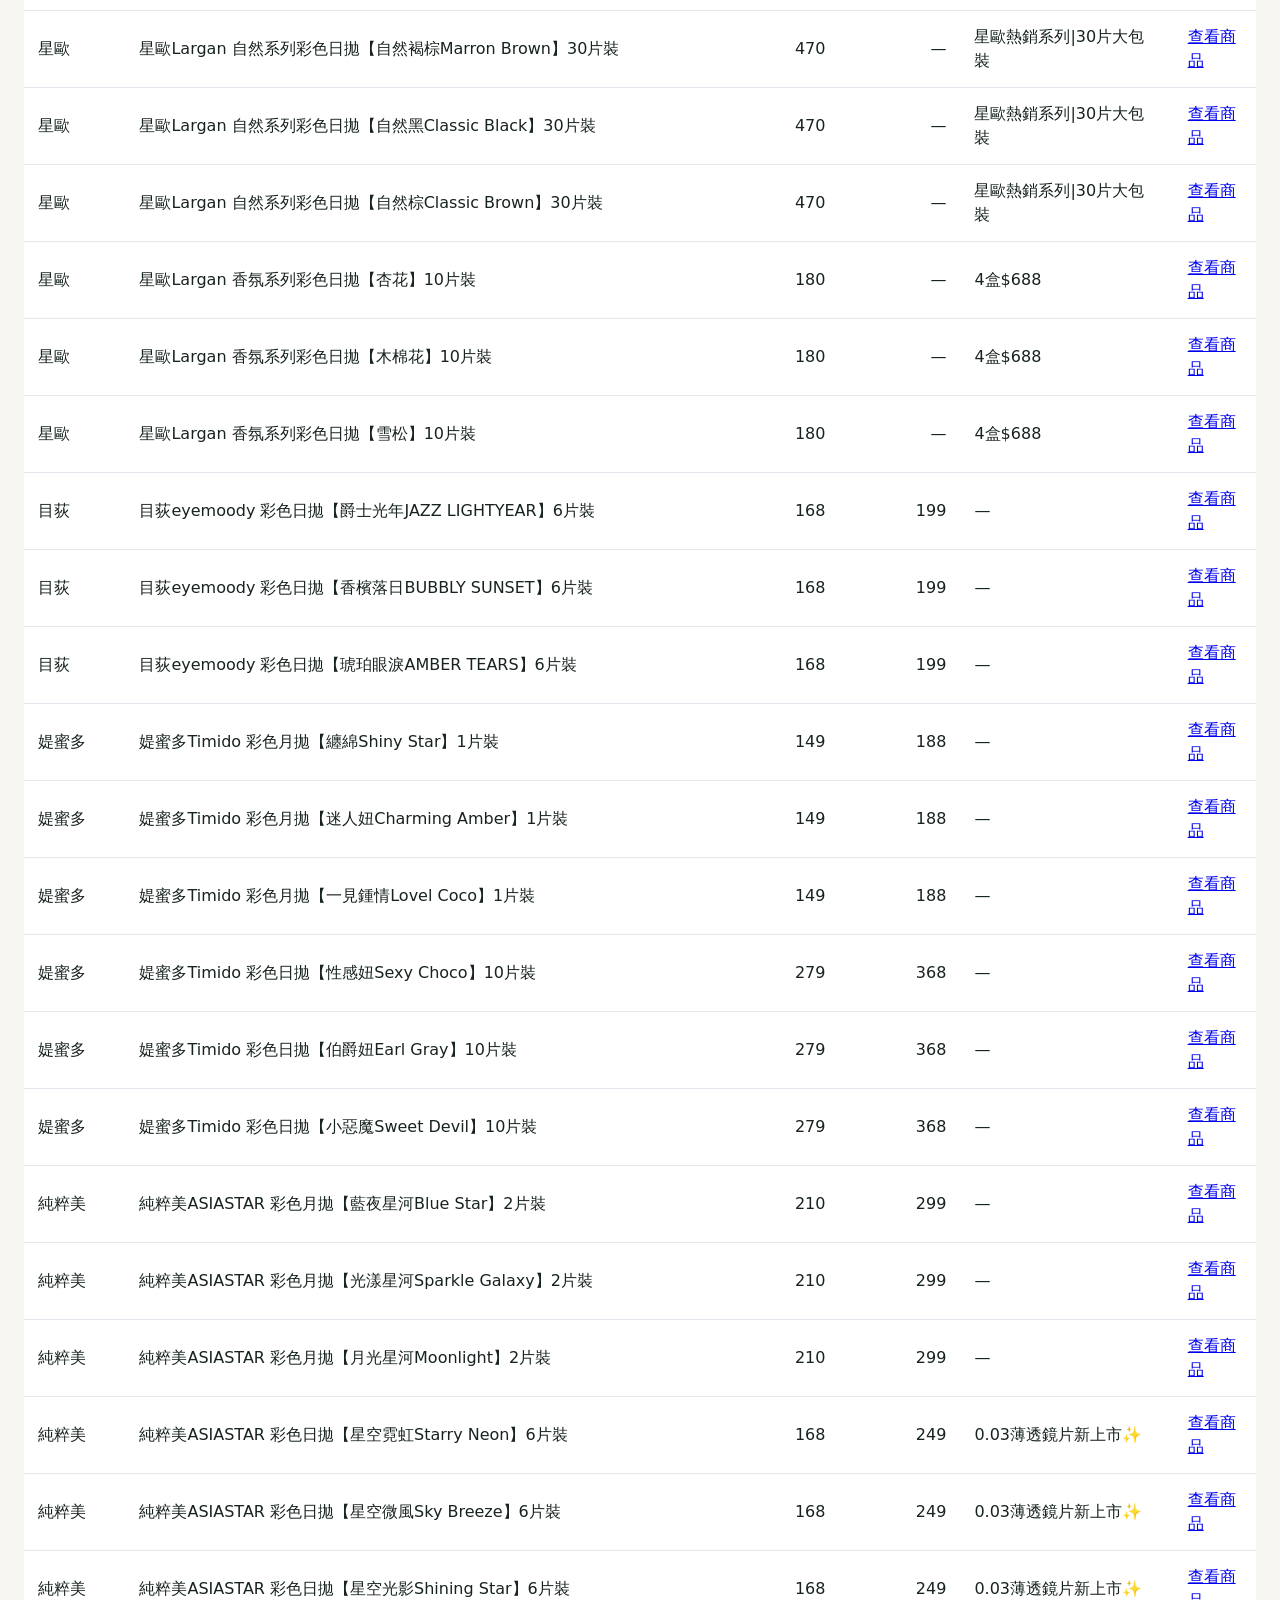
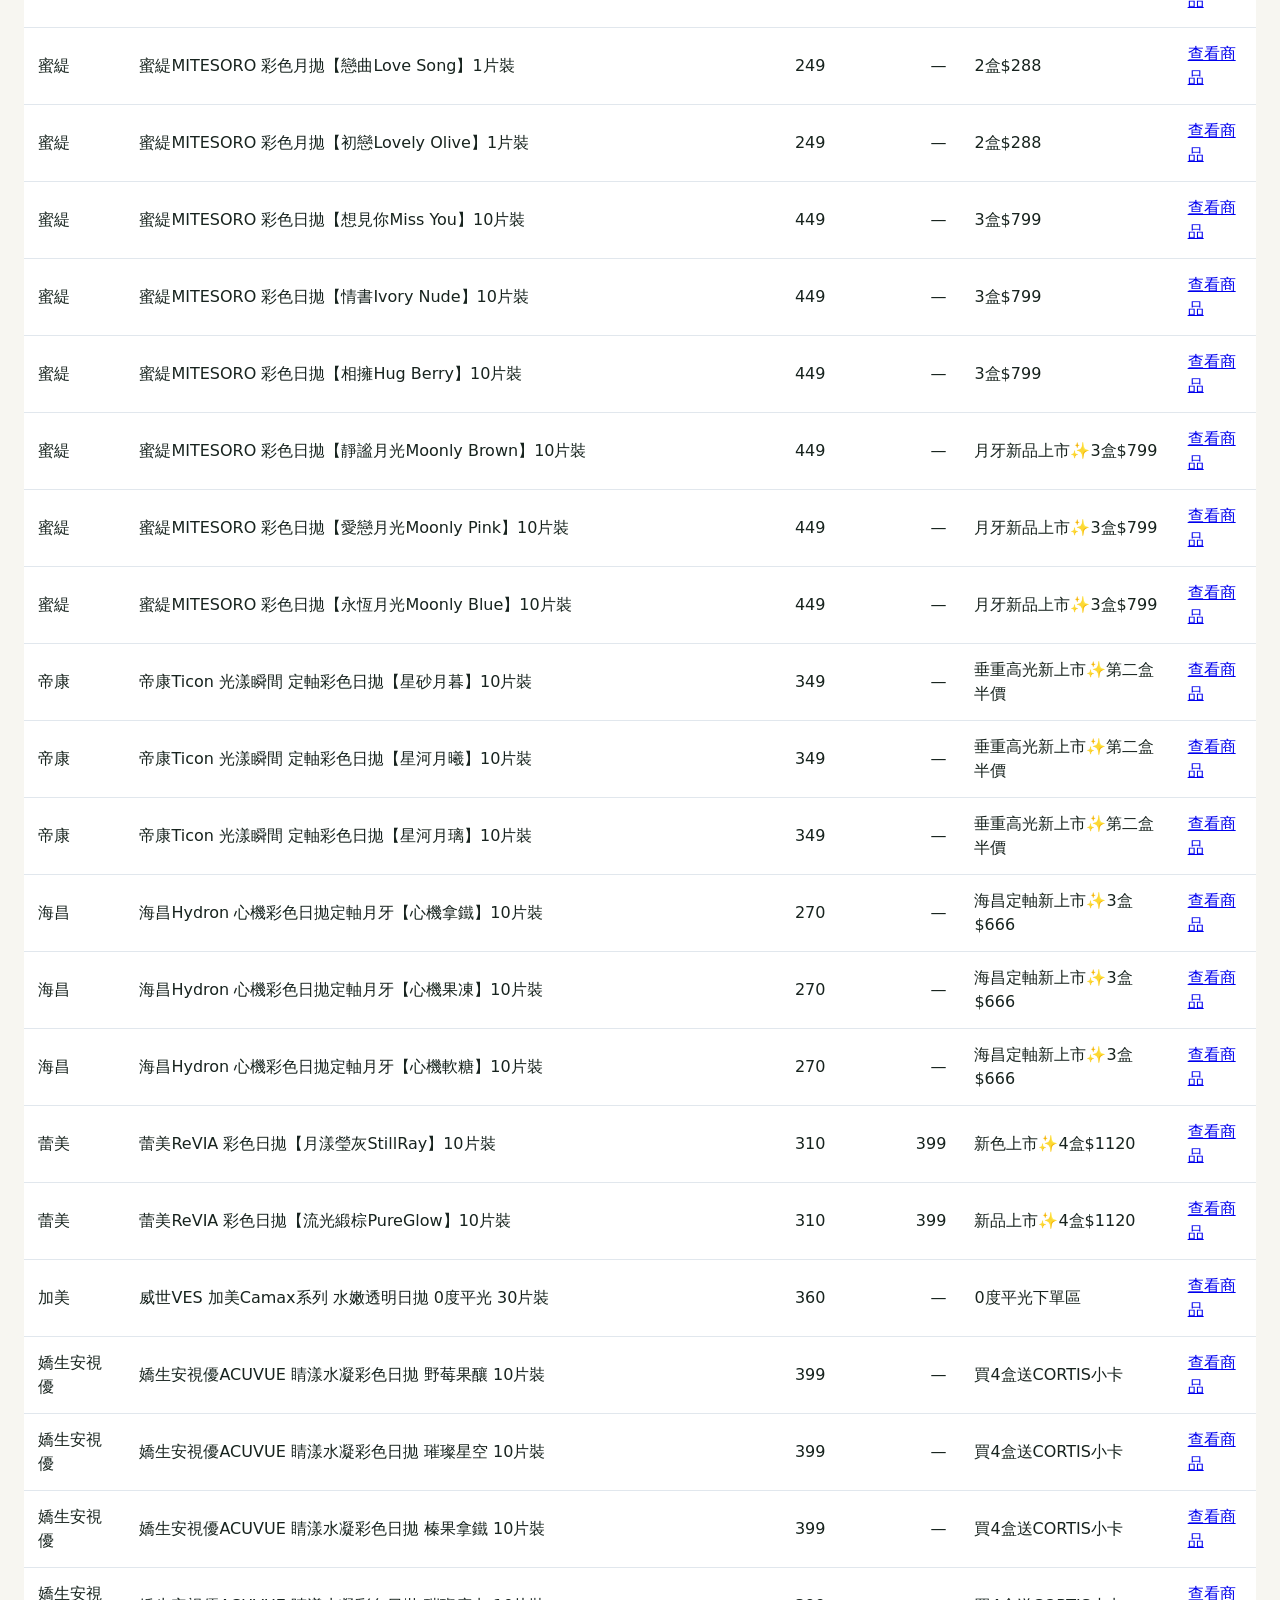
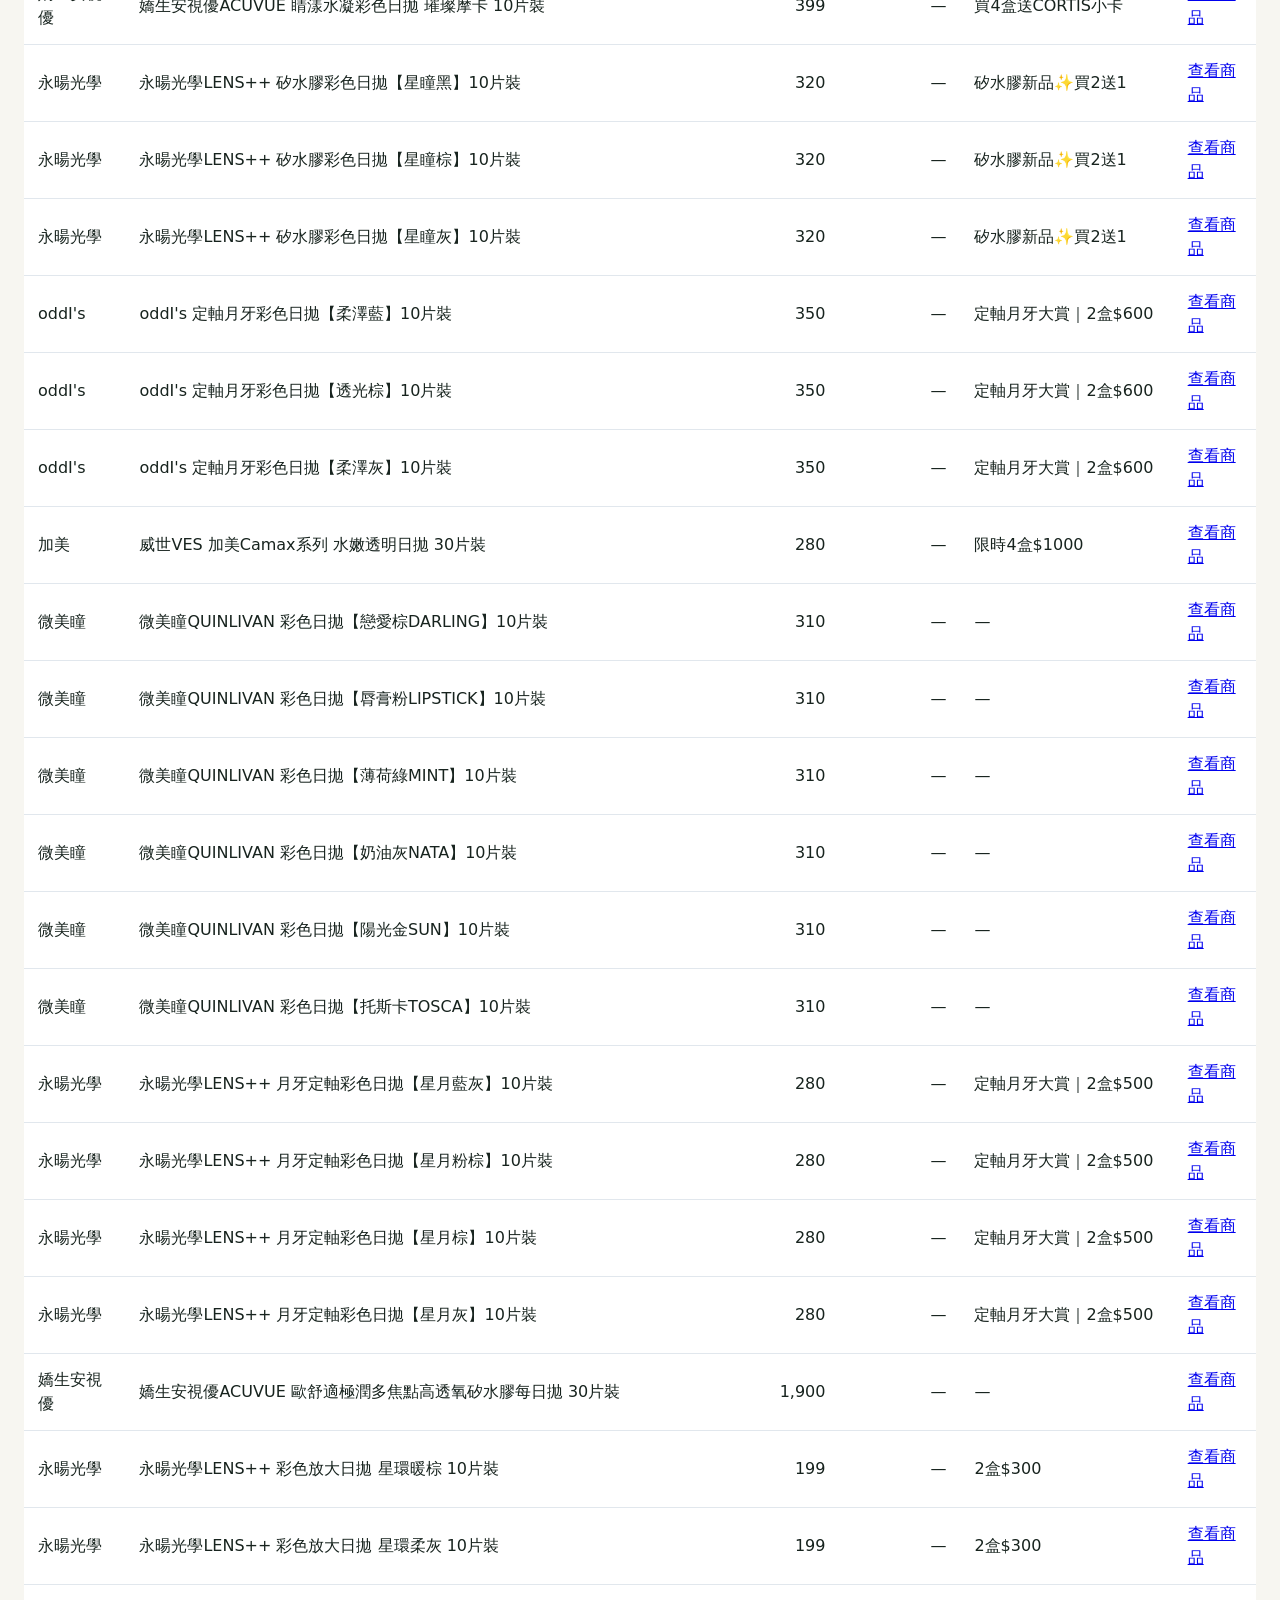
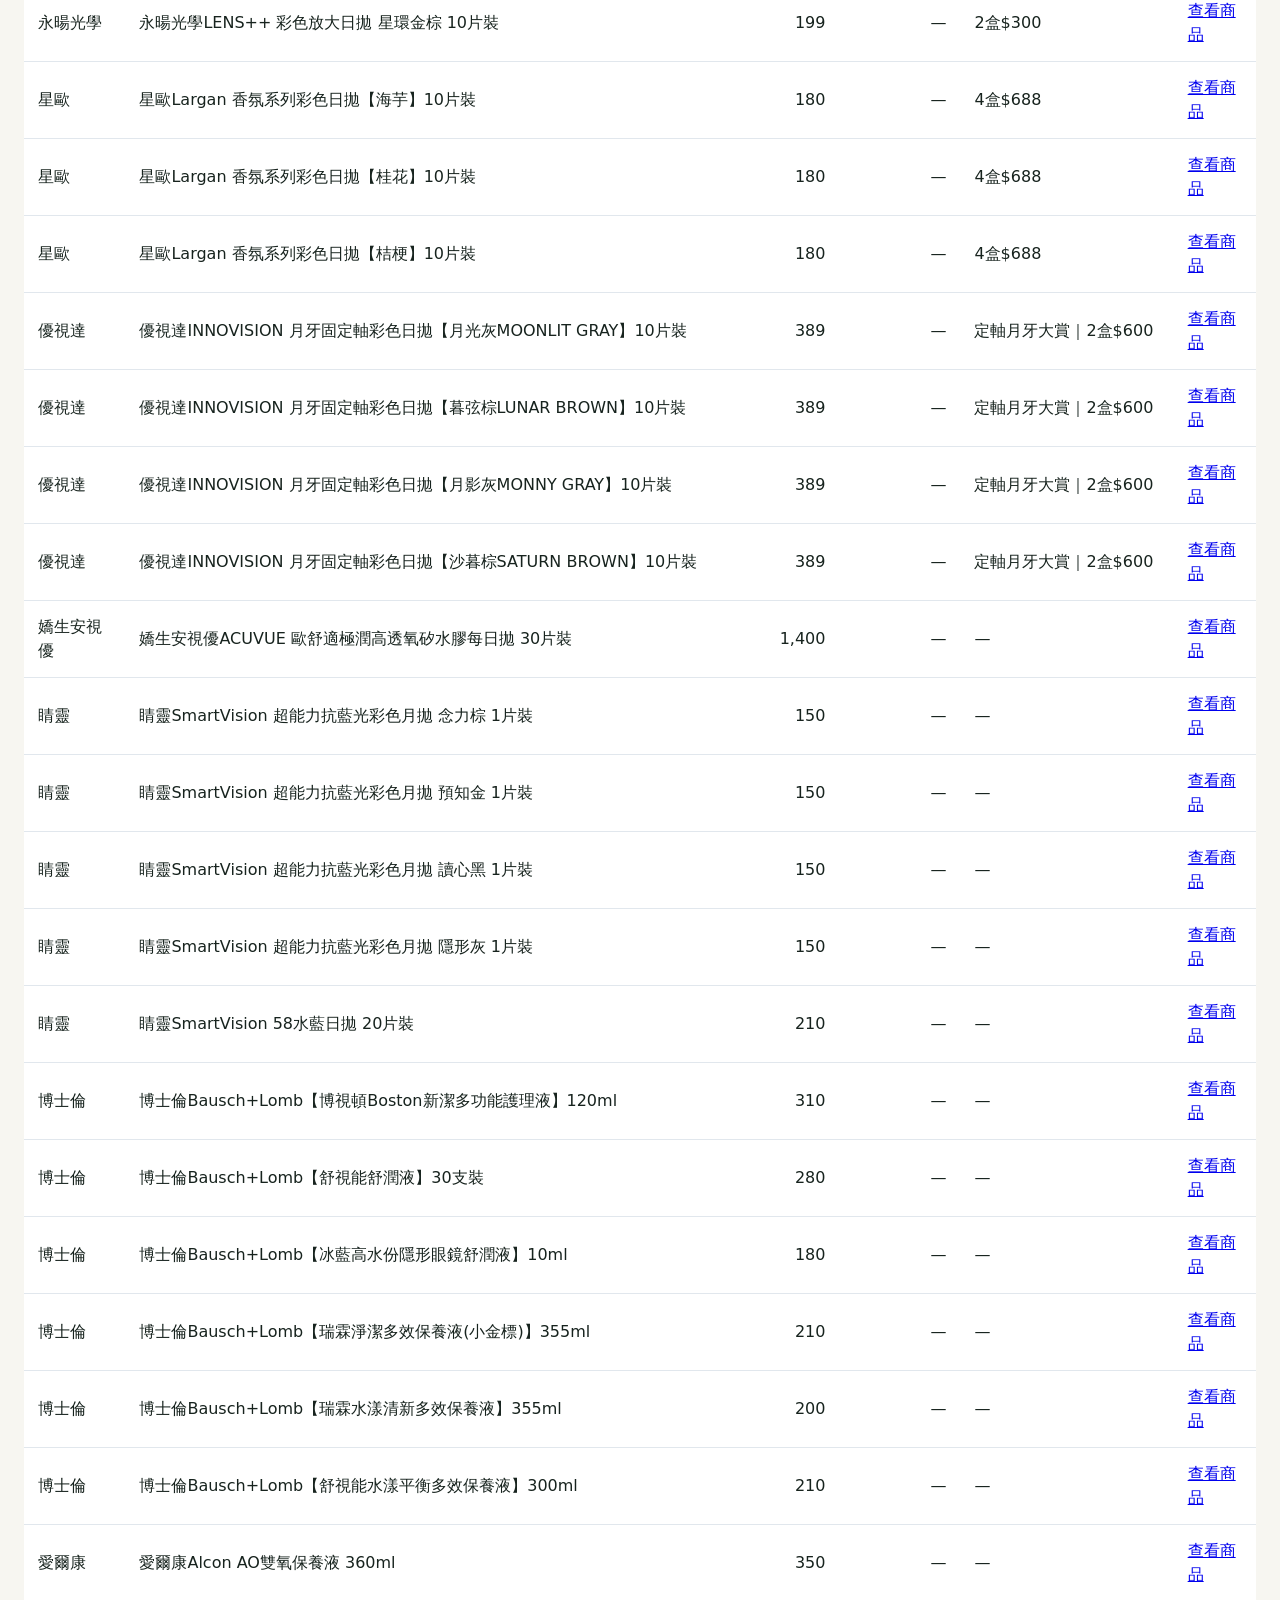
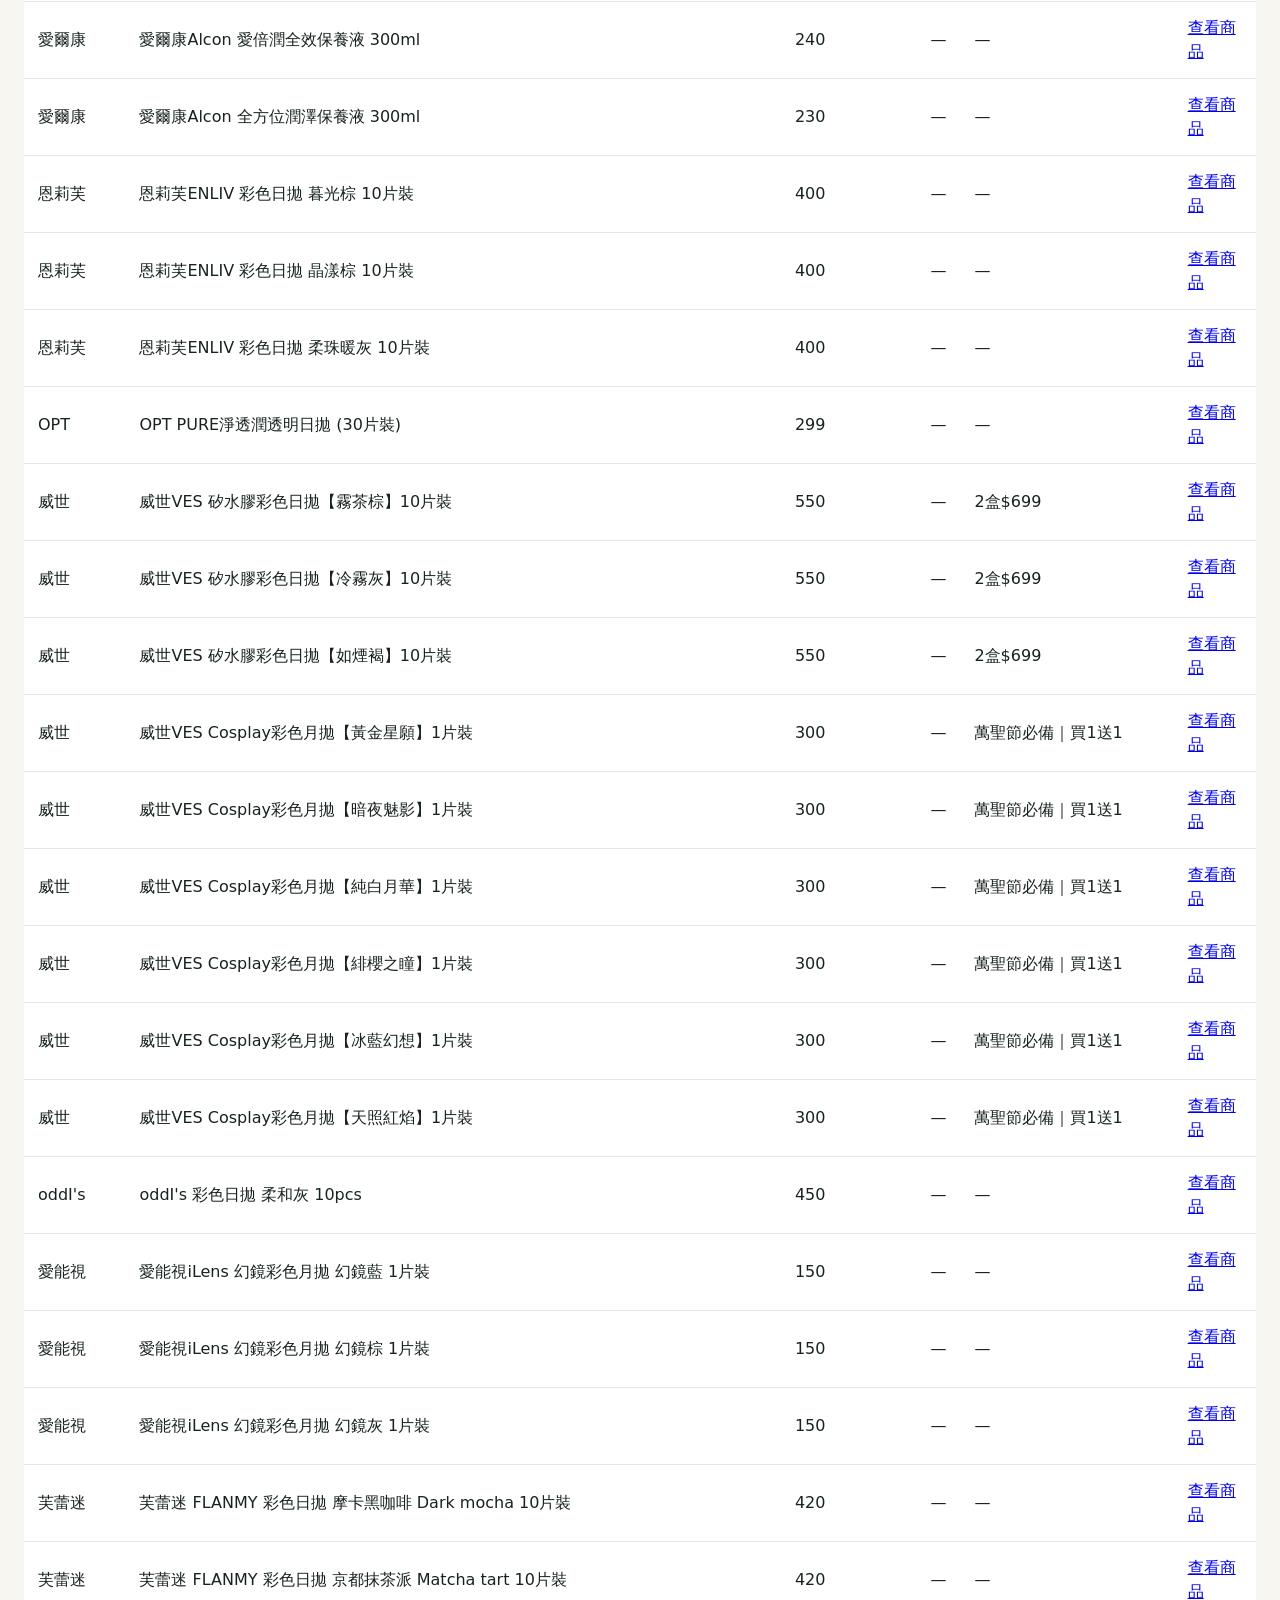
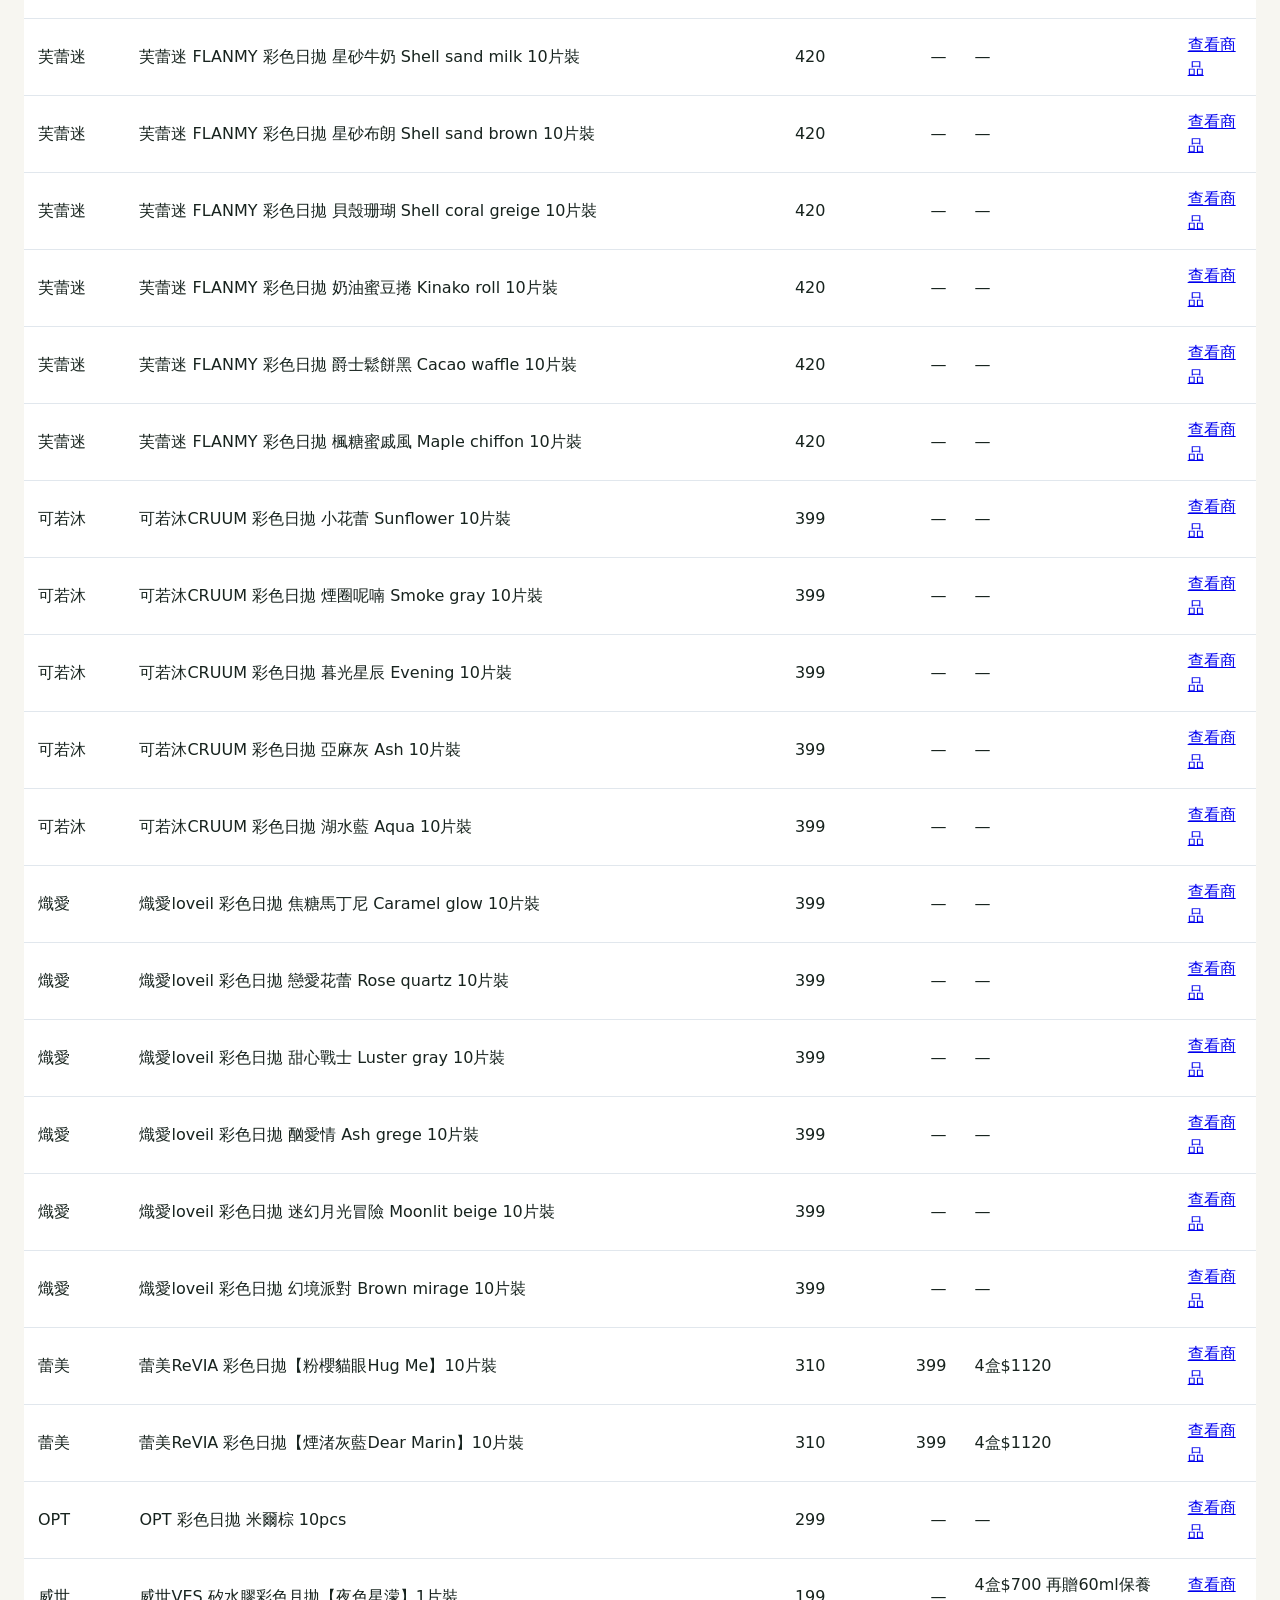
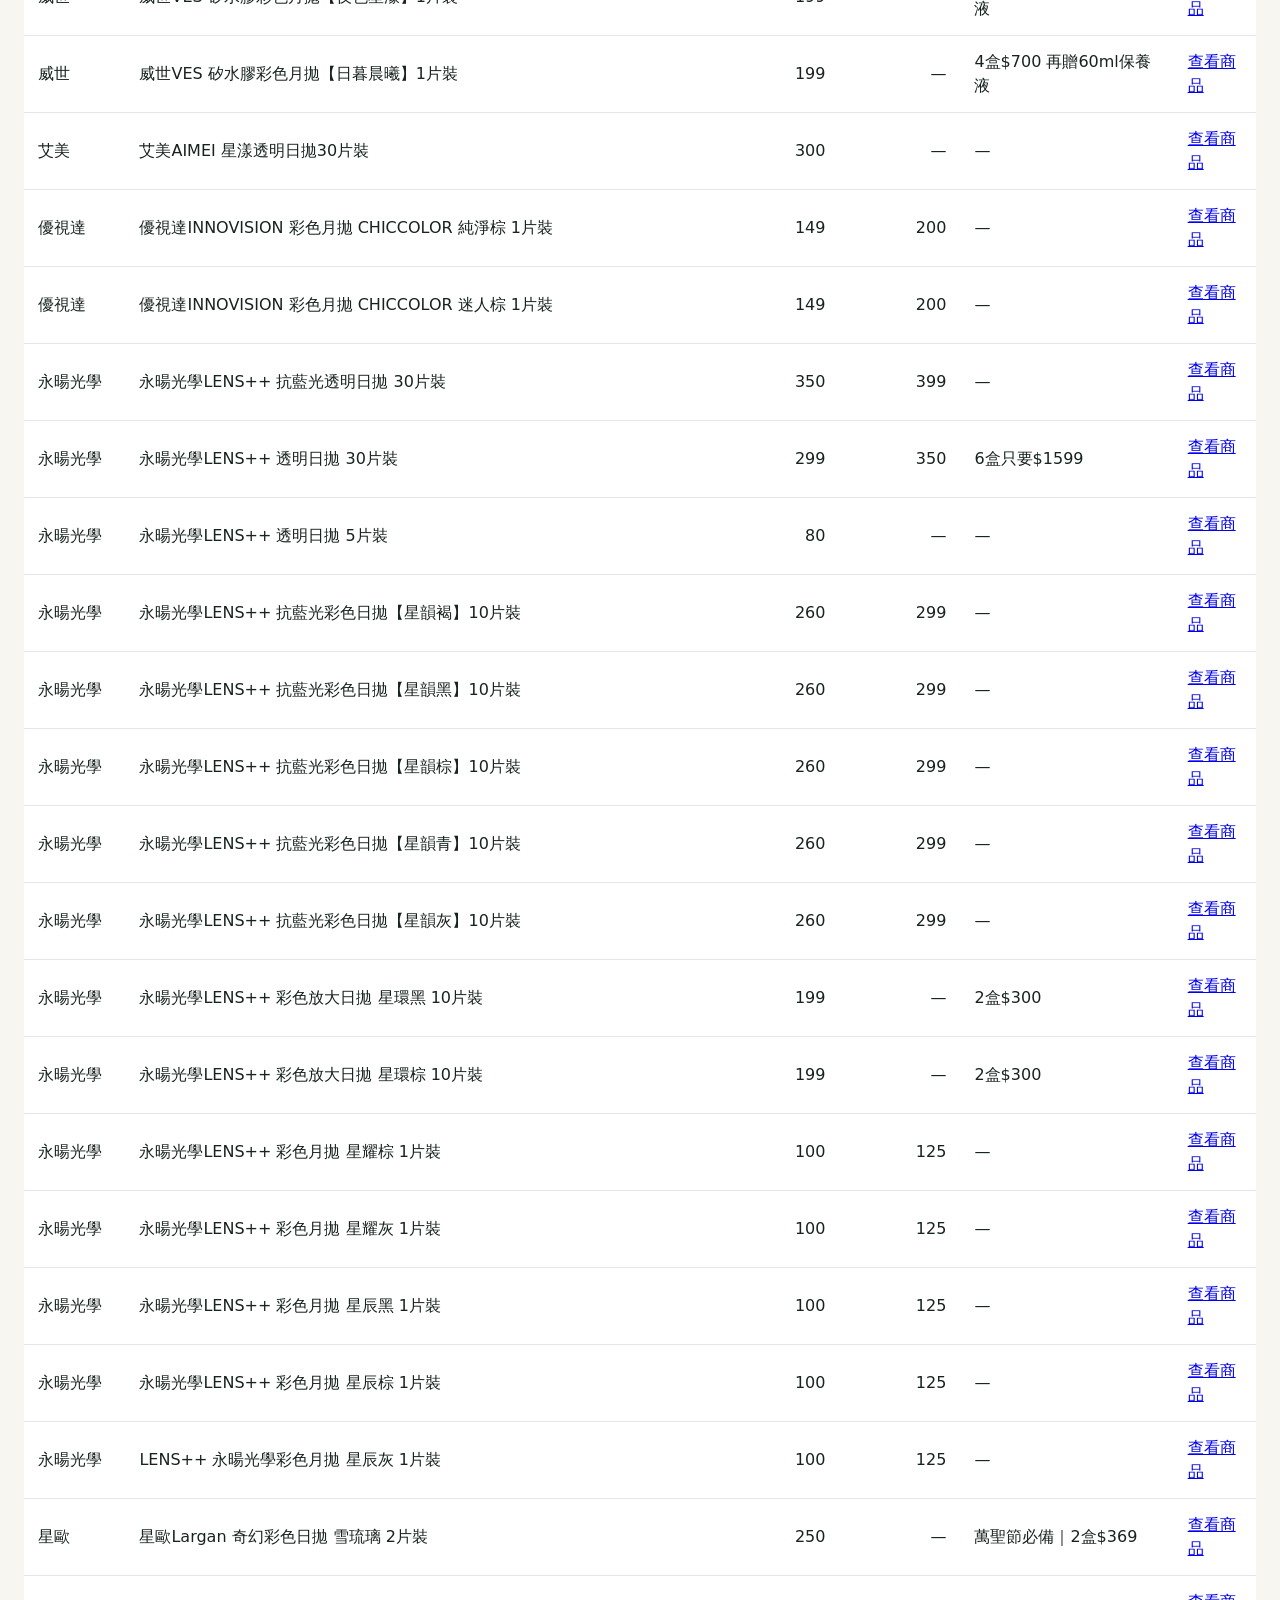
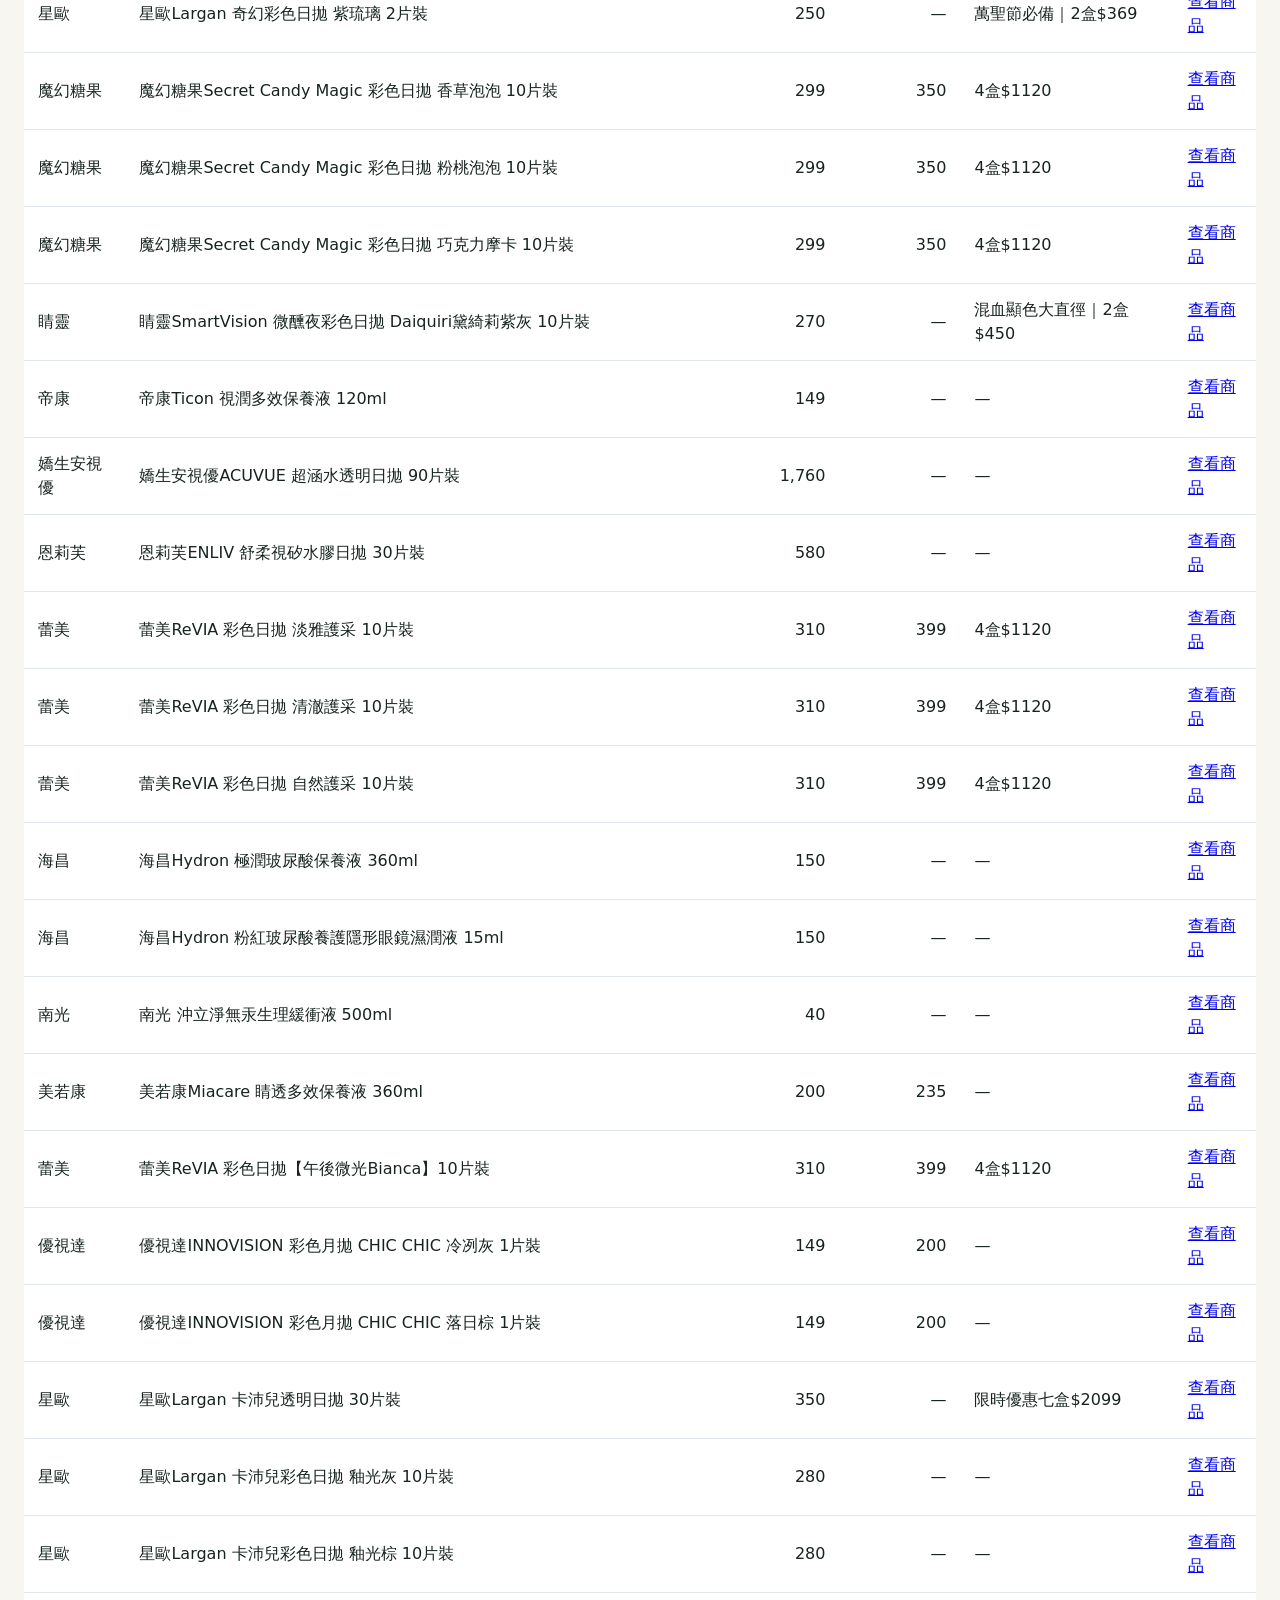
<file: public/lemulens.html>
<!doctype html>
<html lang="zh-Hant"><head><meta charset="utf-8"><meta name="viewport" content="width=device-width,initial-scale=1"><title>Le’Mu 萊沐完整商品價格｜LensPrice</title><link rel="stylesheet" href="styles.css"><style>
main{max-width:1500px;margin:auto;padding:24px}.catalog-controls{display:flex;gap:16px;flex-wrap:wrap;margin:24px 0}.catalog-controls label{display:grid;gap:6px}.catalog-controls input,.catalog-controls select{font:inherit;padding:12px;border:1px solid #bcc9d4;border-radius:8px}.table-scroll{overflow:auto;background:white;border-radius:12px}table{border-collapse:collapse;width:100%;min-width:1000px}th,td{padding:14px;text-align:left;border-bottom:1px solid #e1e7ed}th{background:#eaf0f6}td.money{text-align:right;white-space:nowrap}th:nth-child(2){min-width:340px}tbody tr:hover{background:#f4f8fb}.catalog-controls input{min-width:250px}
</style><script src="lemulens.js" defer></script></head><body><main><a href="index.html">返回比價首頁</a><h1>Le’Mu 萊沐完整商品價格</h1><p>2026/09/23 核對，共 504 個品項，包含不同花色、包裝、組合商品與清潔保養商品。供貨狀態請見商品頁。</p><p>售價為網站標示的每件／每盒價格。多盒優惠另列於優惠條件，未包含運費、會員及優惠碼折扣。原價「—」代表網站未另列。</p><p><a href="lemulens-prices-2026-09-23.xlsx" download>下載完整 Excel 價格表</a> · <a href="https://www.lemulens.com/products" target="_blank" rel="noopener noreferrer">前往萊沐官網</a></p><div class="catalog-controls"><label>搜尋商品<input id="query" type="search" placeholder="輸入商品、花色、規格或優惠"></label><label>品牌<select id="brand"><option value="">全部品牌</option></select></label><label>排序<select id="sort"><option value="default">網站商品順序</option><option value="asc">售價由低到高</option><option value="desc">售價由高到低</option></select></label></div><p id="count" role="status">載入中…</p><div class="table-scroll"><table><thead><tr><th>品牌</th><th>商品／包裝規格</th><th>售價（NT$）</th><th>原價（NT$）</th><th>網站標籤／優惠條件</th><th>商品頁</th></tr></thead><tbody id="catalog"></tbody></table></div></main></body></html>
</file>
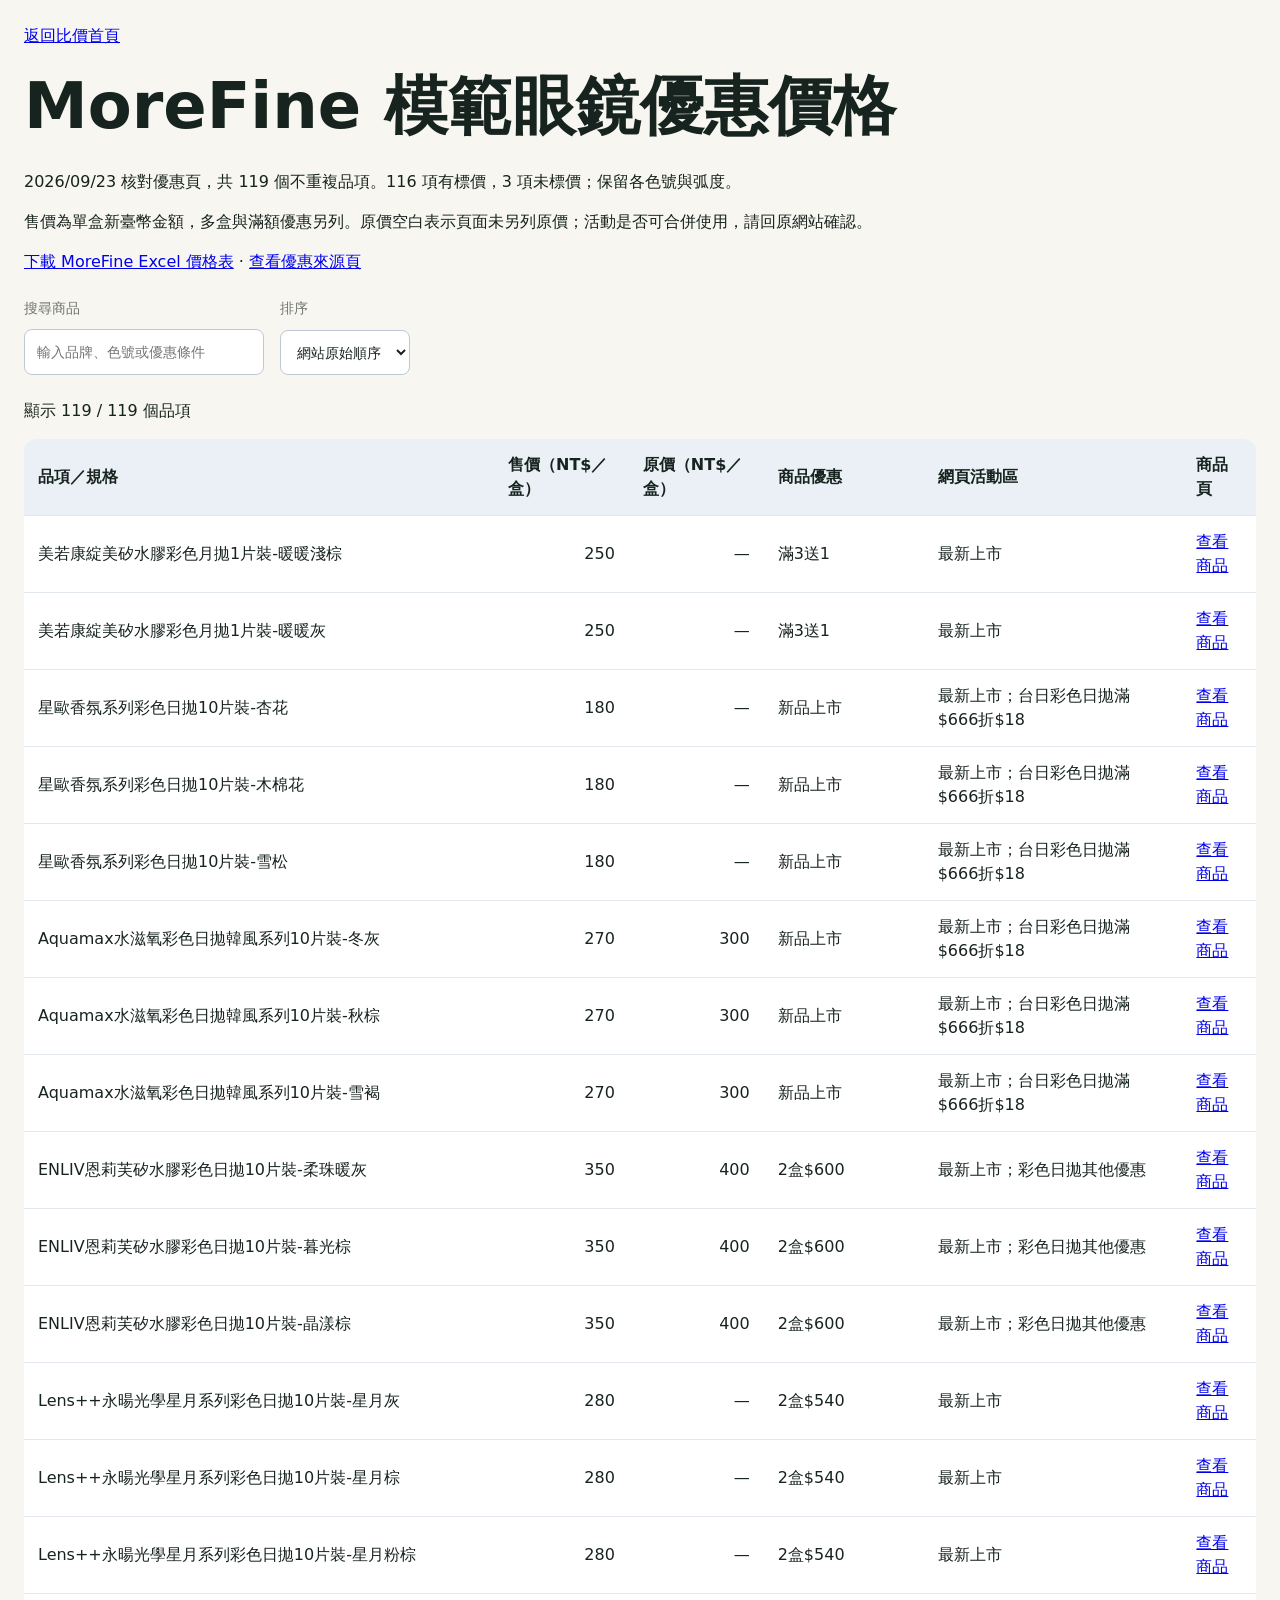
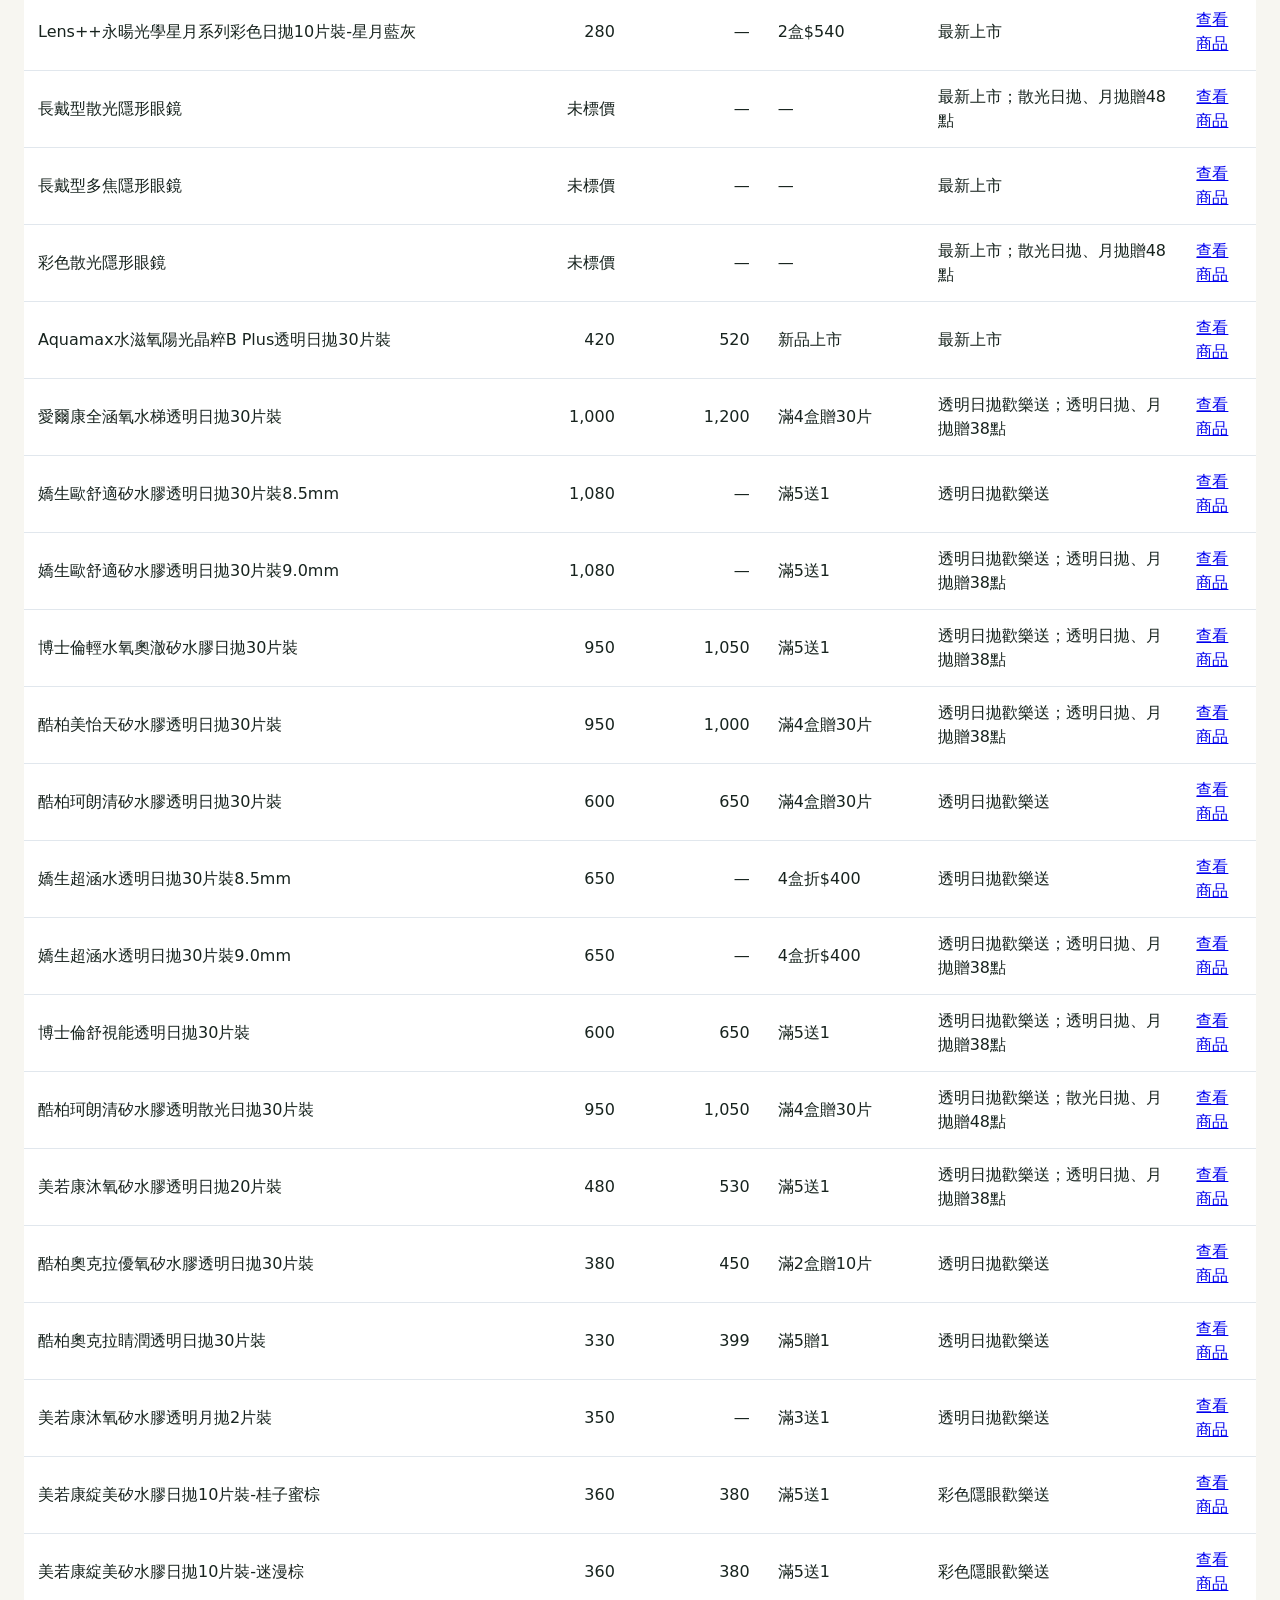
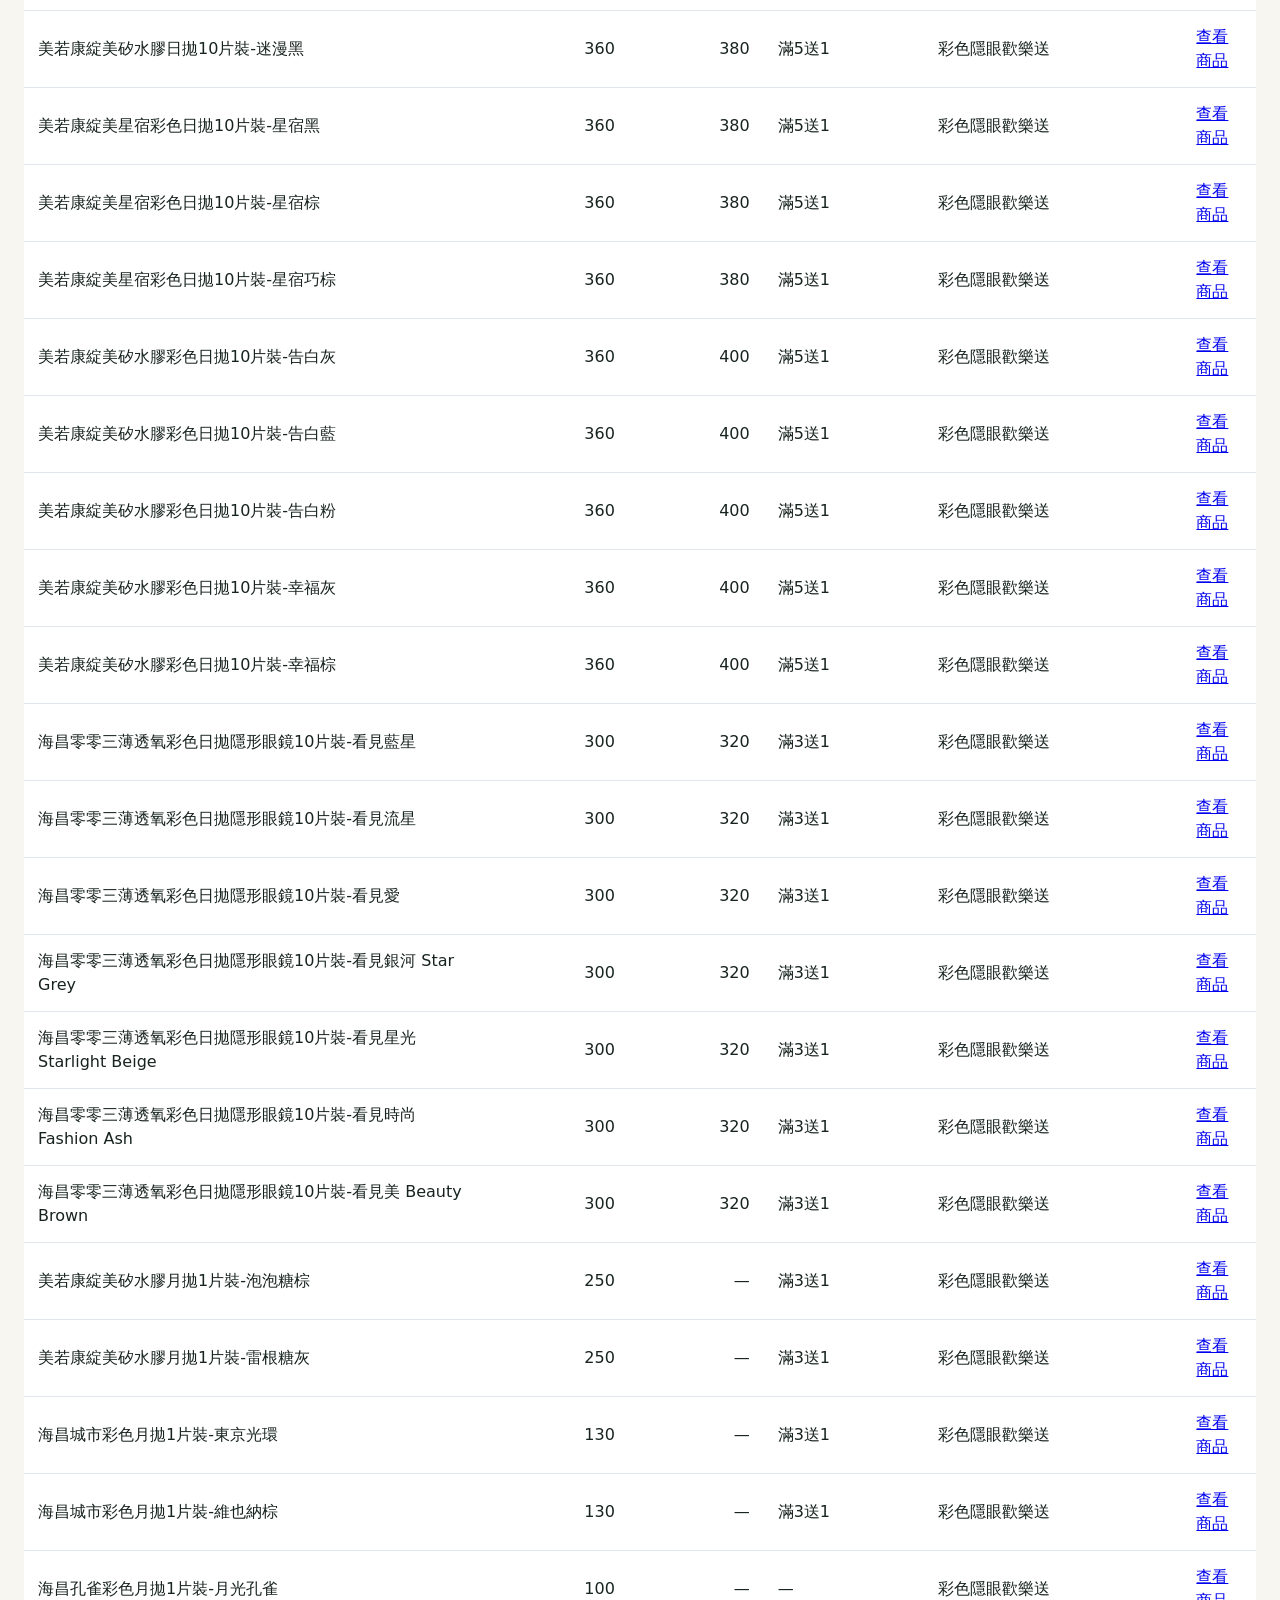
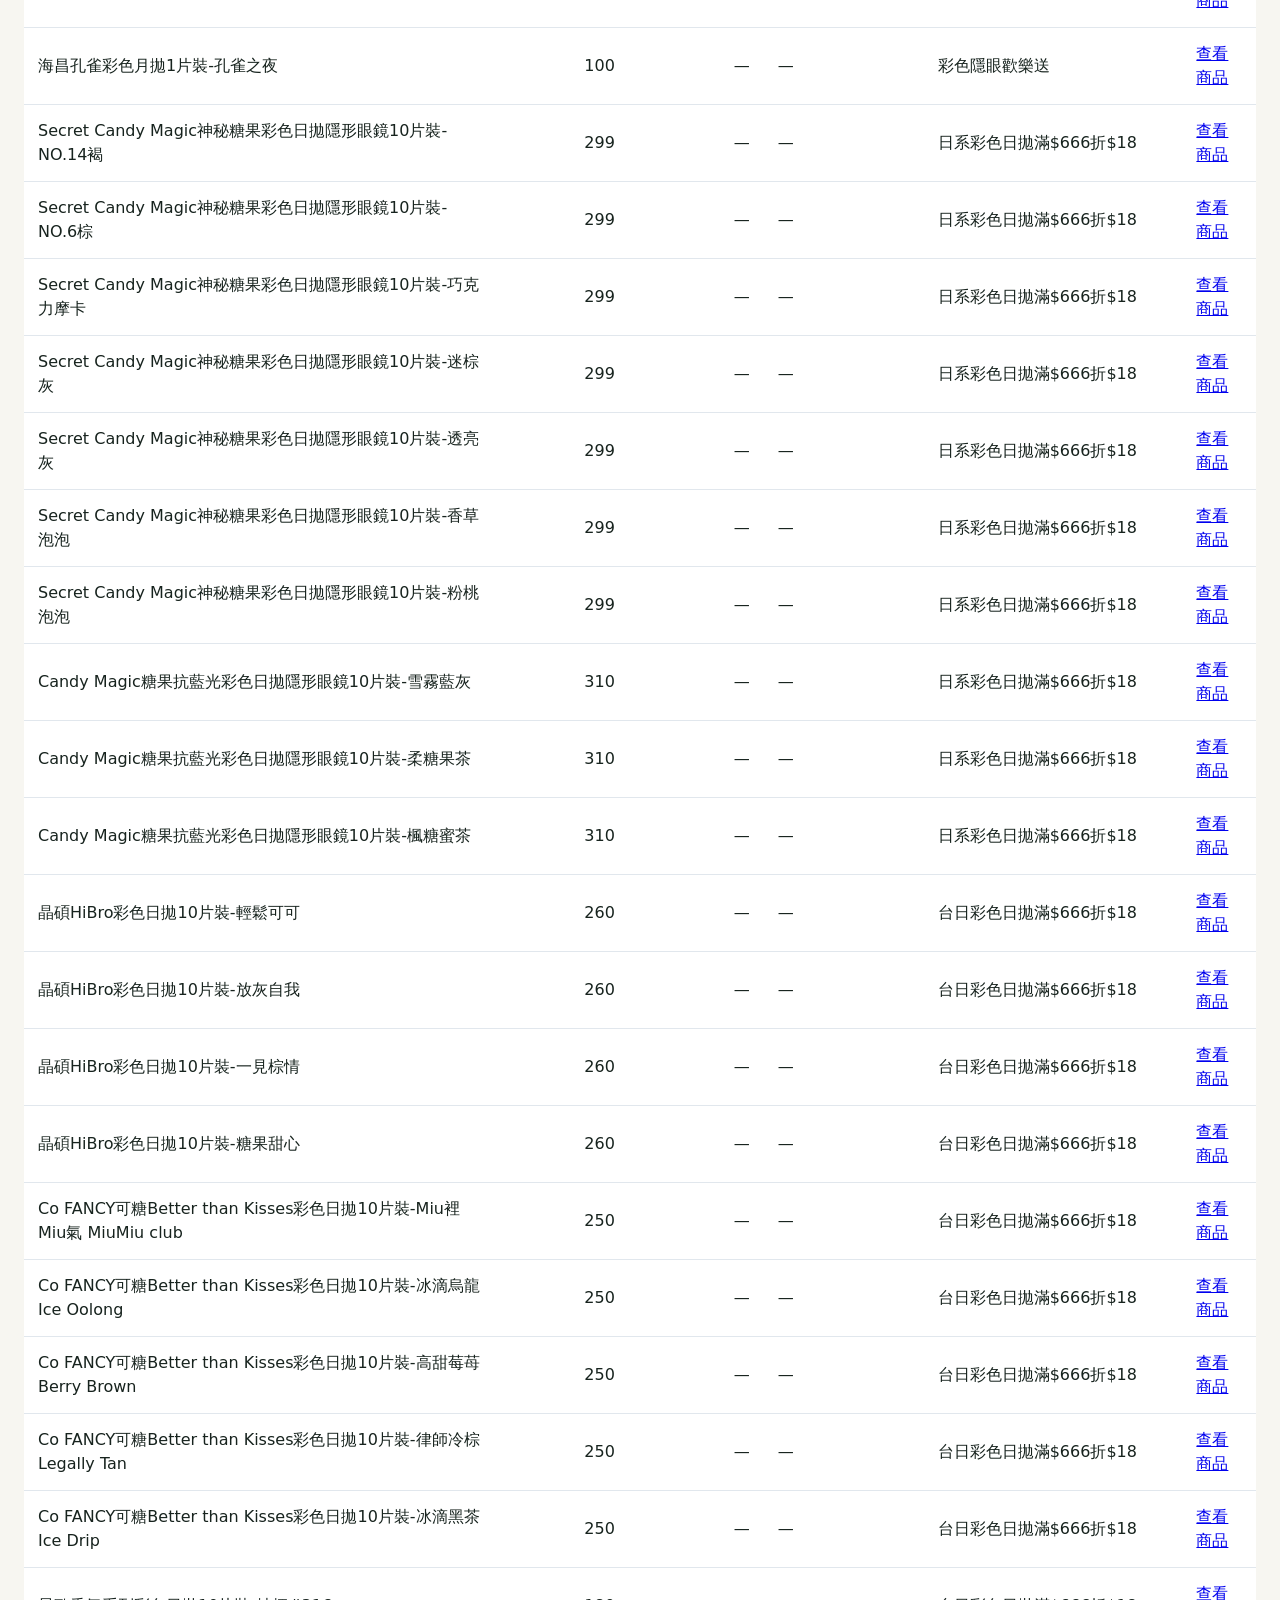
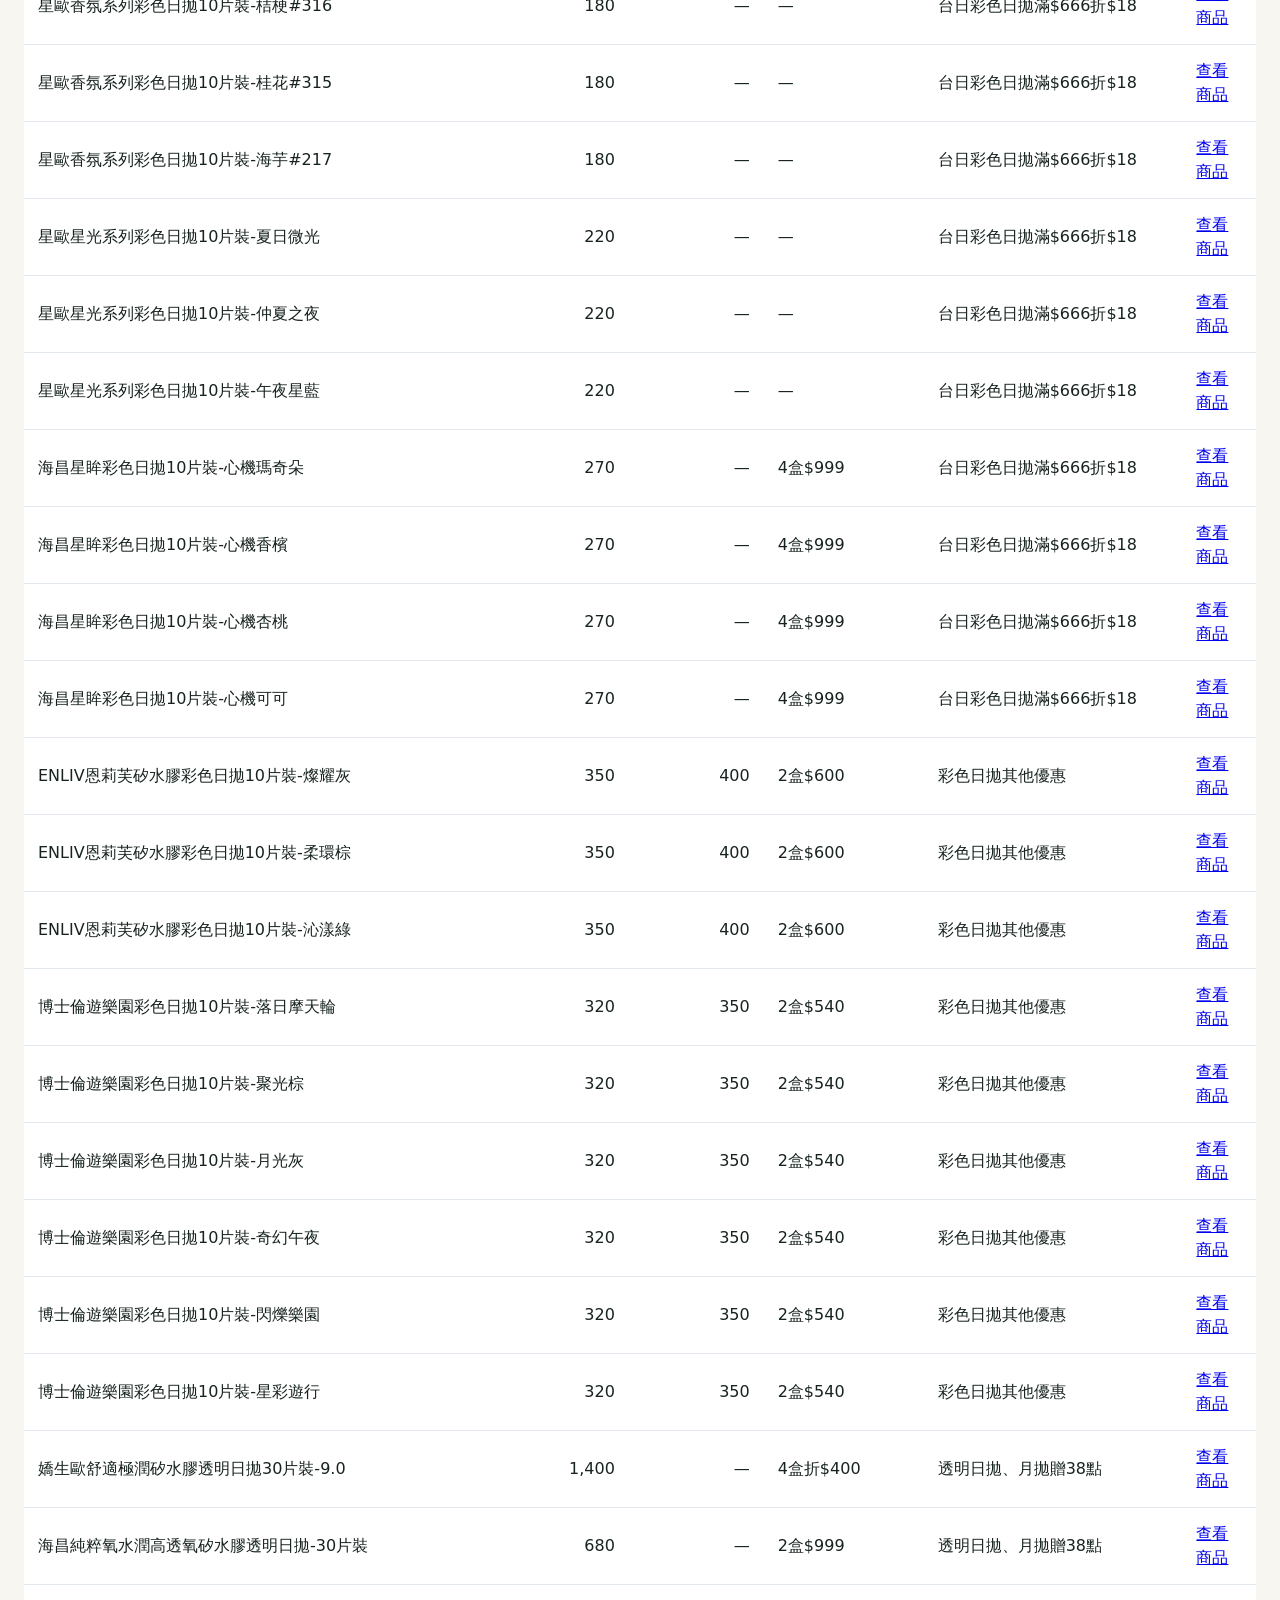
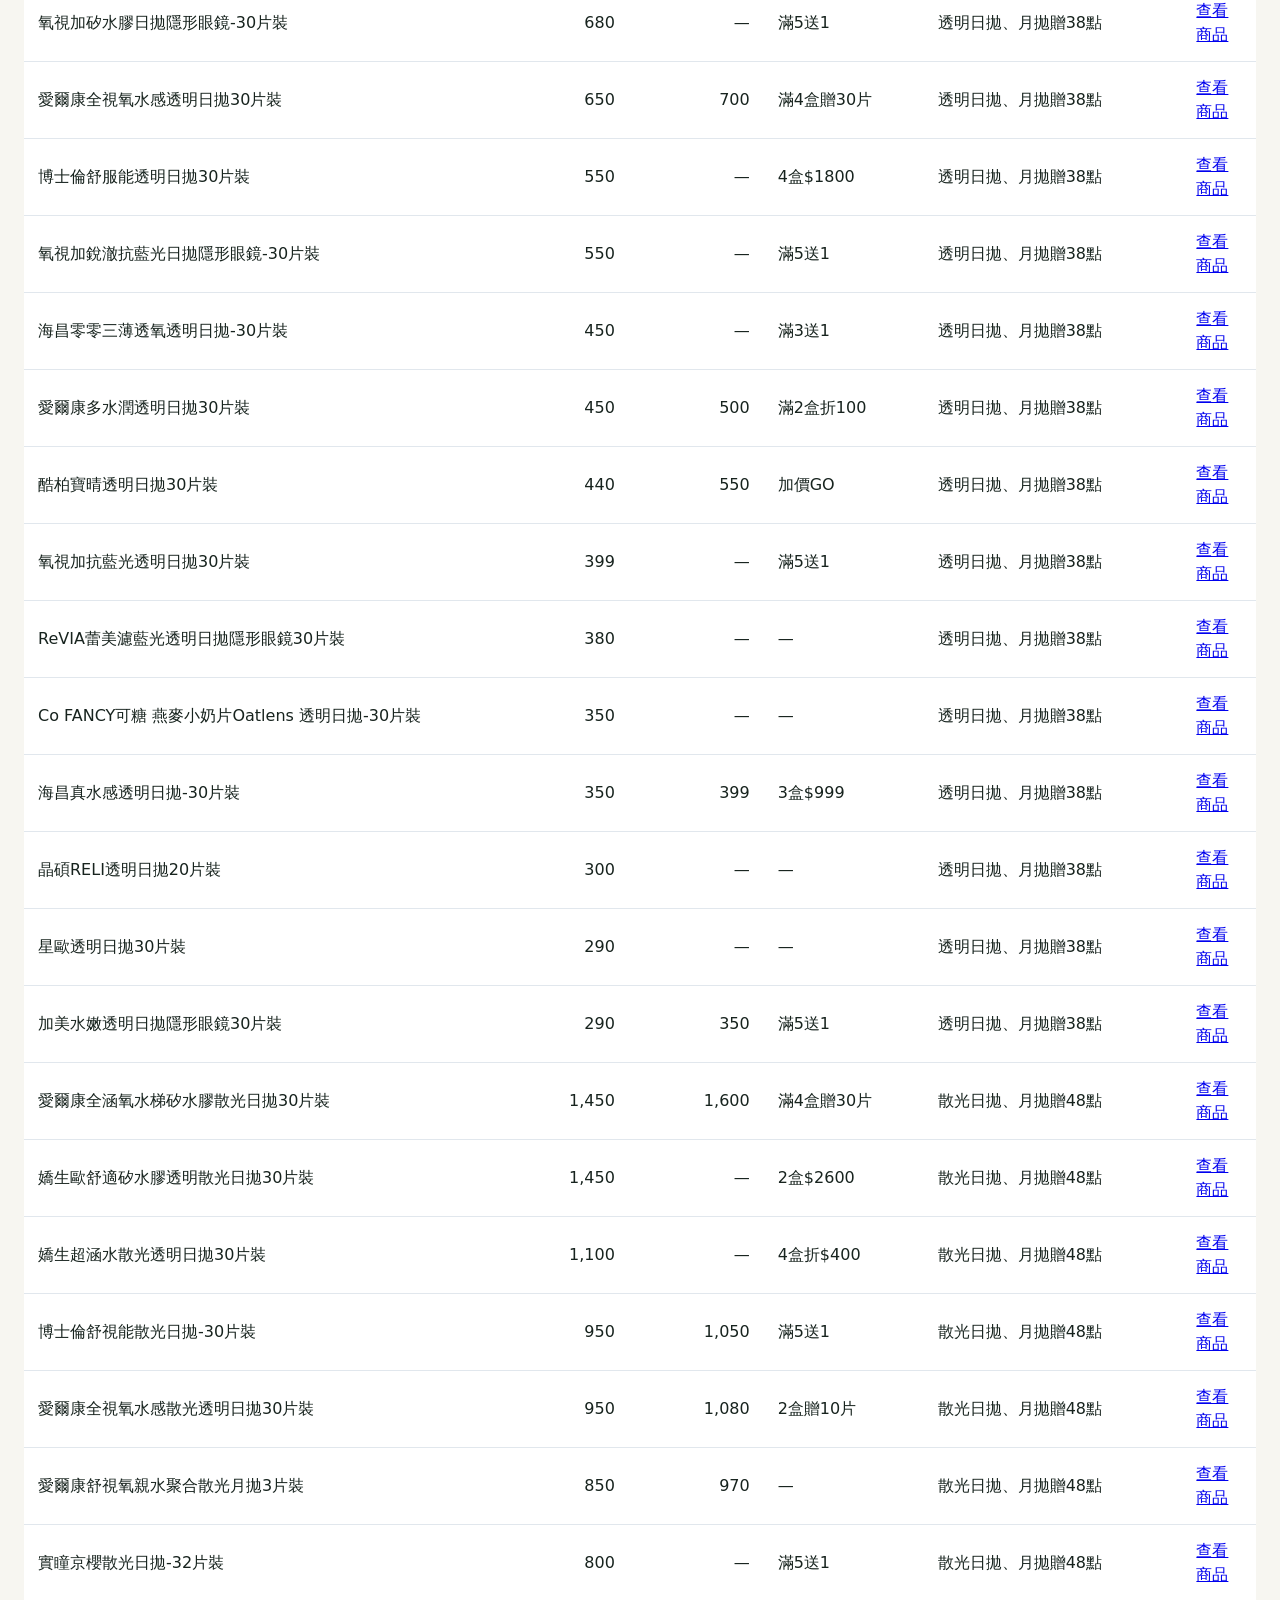
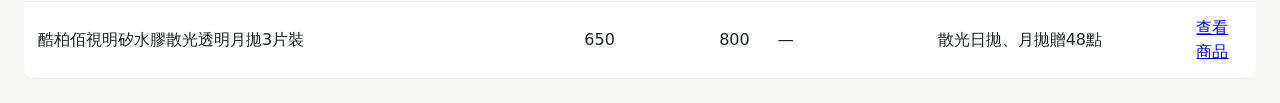
<file: public/morefine.html>
<!doctype html>
<html lang="zh-Hant">
<head><meta charset="utf-8"><meta name="viewport" content="width=device-width,initial-scale=1"><title>MoreFine 模範眼鏡優惠價格｜LensPrice</title><link rel="stylesheet" href="styles.css">
<style>main{max-width:1500px;margin:auto;padding:24px}.catalog-controls{display:flex;gap:16px;flex-wrap:wrap;margin:24px 0}.catalog-controls label{display:grid;gap:6px}.catalog-controls input,.catalog-controls select{font:inherit;padding:12px;border:1px solid #bcc9d4;border-radius:8px}.catalog-controls input{min-width:240px;max-width:100%}.table-scroll{overflow:auto;background:white;border-radius:12px}table{border-collapse:collapse;width:100%;min-width:1000px}th,td{padding:14px;text-align:left;border-bottom:1px solid #e1e7ed}th{background:#eaf0f6}td.money{text-align:right;white-space:nowrap}th:first-child{min-width:270px}td:nth-child(4),td:nth-child(5){min-width:160px}tbody tr:hover{background:#f4f8fb}</style>
<script src="morefine.js" defer></script></head>
<body><main><a href="index.html">返回比價首頁</a><h1>MoreFine 模範眼鏡優惠價格</h1>
<p><time datetime="2026-09-23">2026/09/23</time> 核對優惠頁，共 119 個不重複品項。116 項有標價，3 項未標價；保留各色號與弧度。</p>
<p>售價為單盒新臺幣金額，多盒與滿額優惠另列。原價空白表示頁面未另列原價；活動是否可合併使用，請回原網站確認。</p>
<p><a href="morefine-prices-2026-09-23.xlsx" download>下載 MoreFine Excel 價格表</a> · <a href="https://www.morefine-optical.com/pages/discount" target="_blank" rel="noopener noreferrer">查看優惠來源頁</a></p>
<div class="catalog-controls"><label>搜尋商品<input id="query" type="search" placeholder="輸入品牌、色號或優惠條件"></label><label>排序<select id="sort"><option value="default">網站原始順序</option><option value="asc">售價由低到高</option><option value="desc">售價由高到低</option></select></label></div>
<p id="count" role="status">載入中…</p><div class="table-scroll"><table><thead><tr><th scope="col">品項／規格</th><th scope="col">售價（NT$／盒）</th><th scope="col">原價（NT$／盒）</th><th scope="col">商品優惠</th><th scope="col">網頁活動區</th><th scope="col">商品頁</th></tr></thead><tbody id="catalog"></tbody></table></div></main></body></html>
</file>
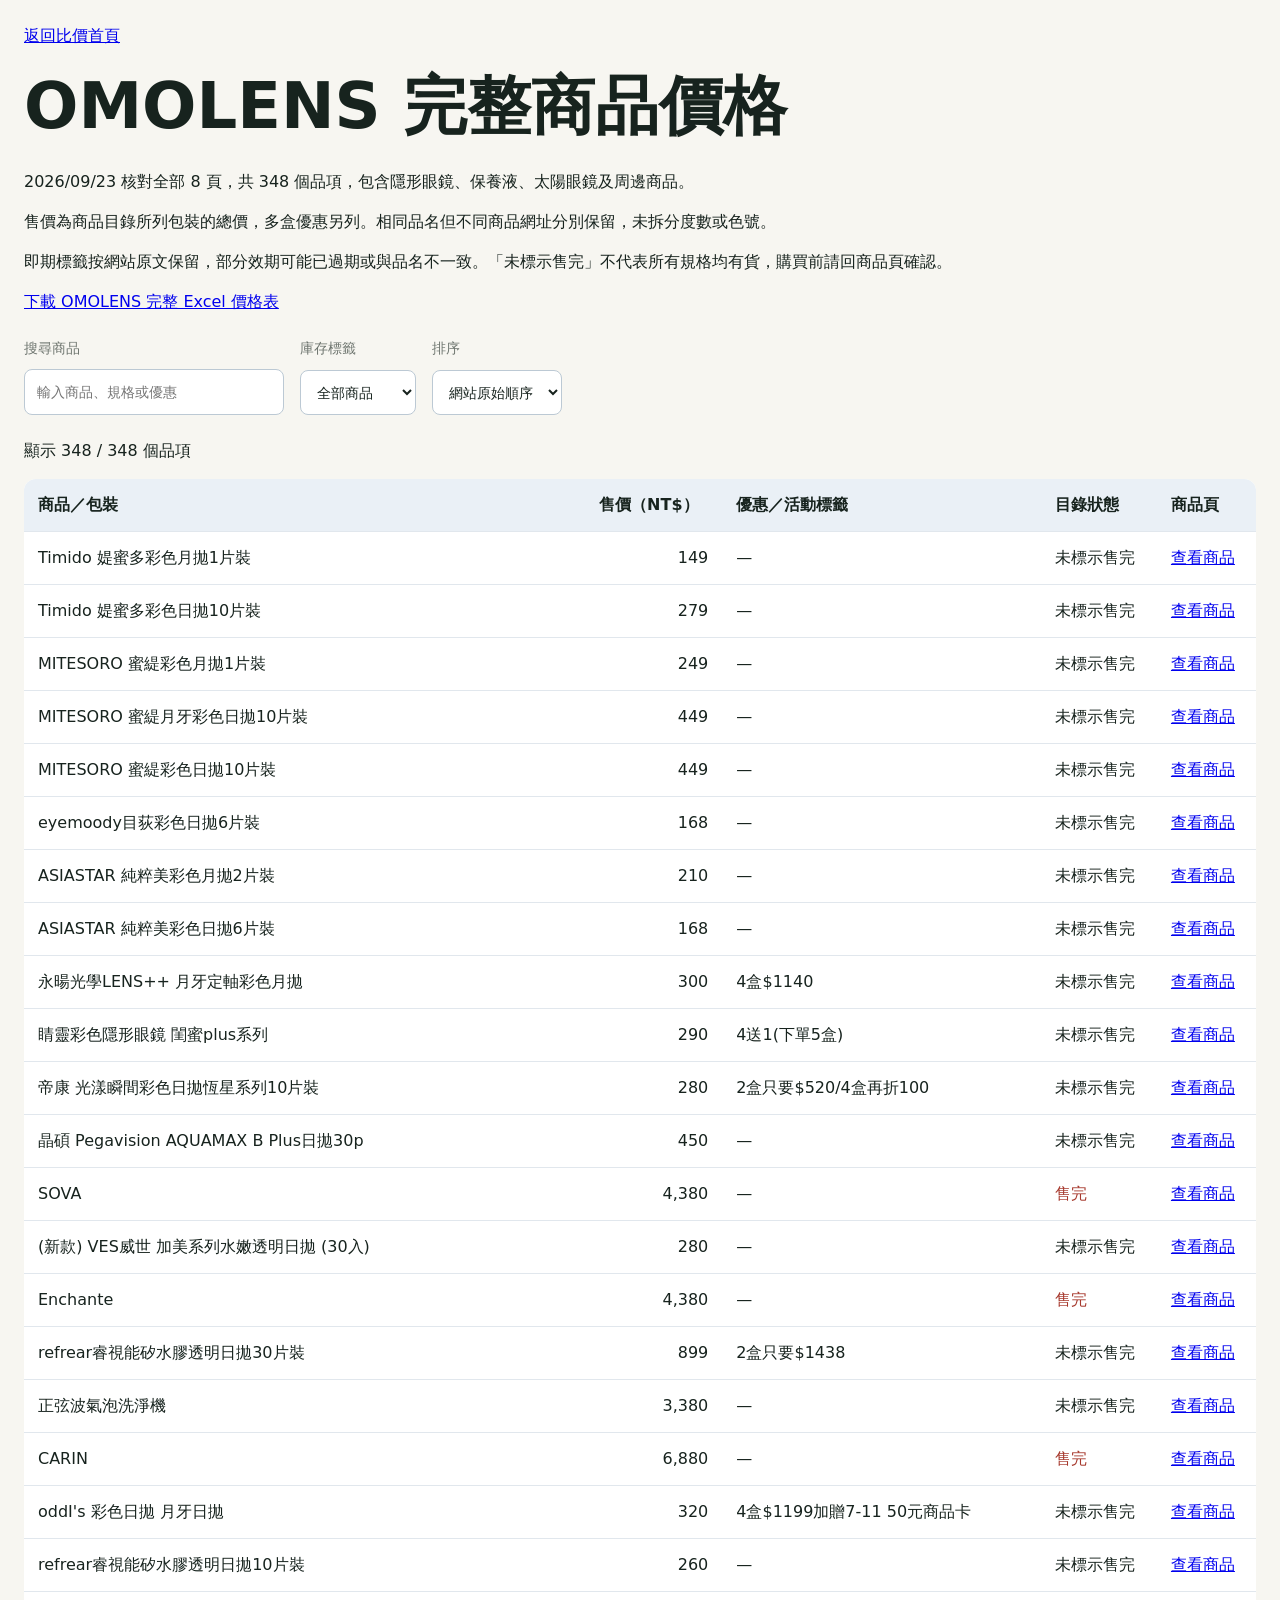
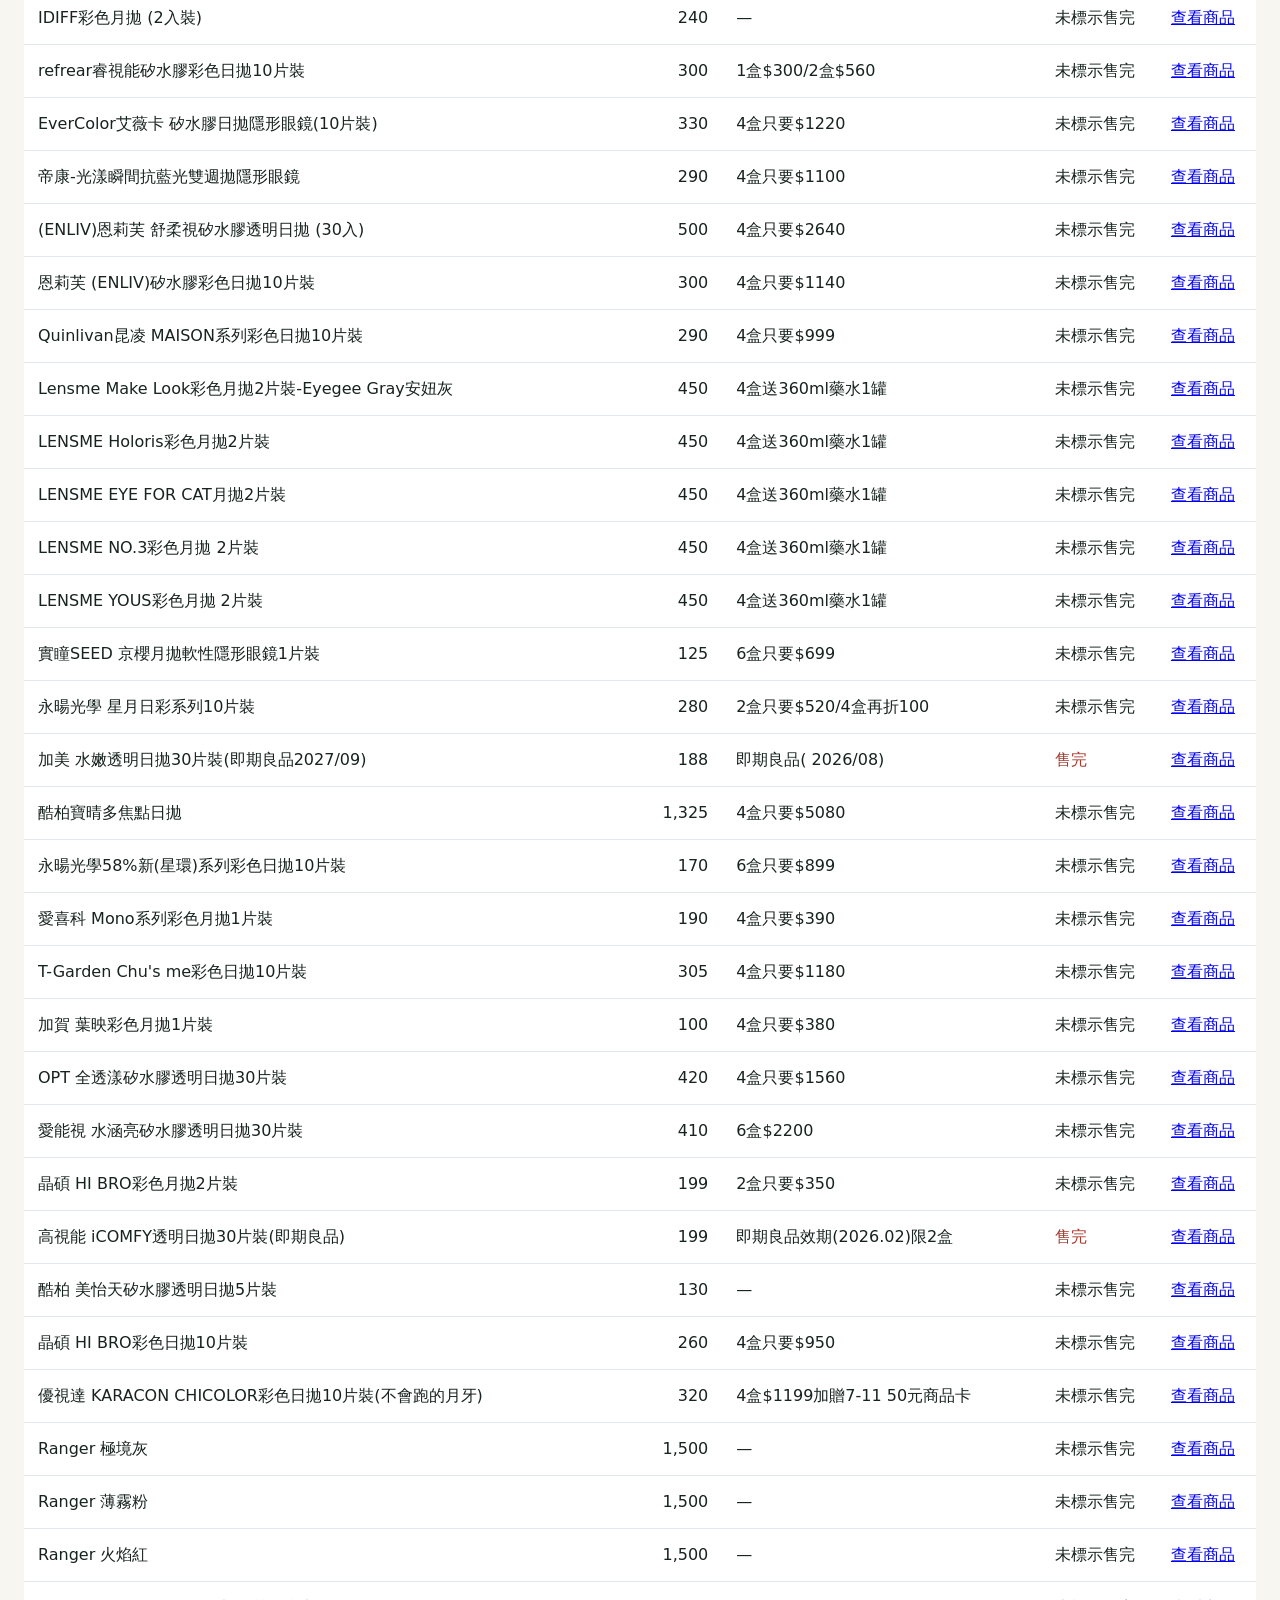
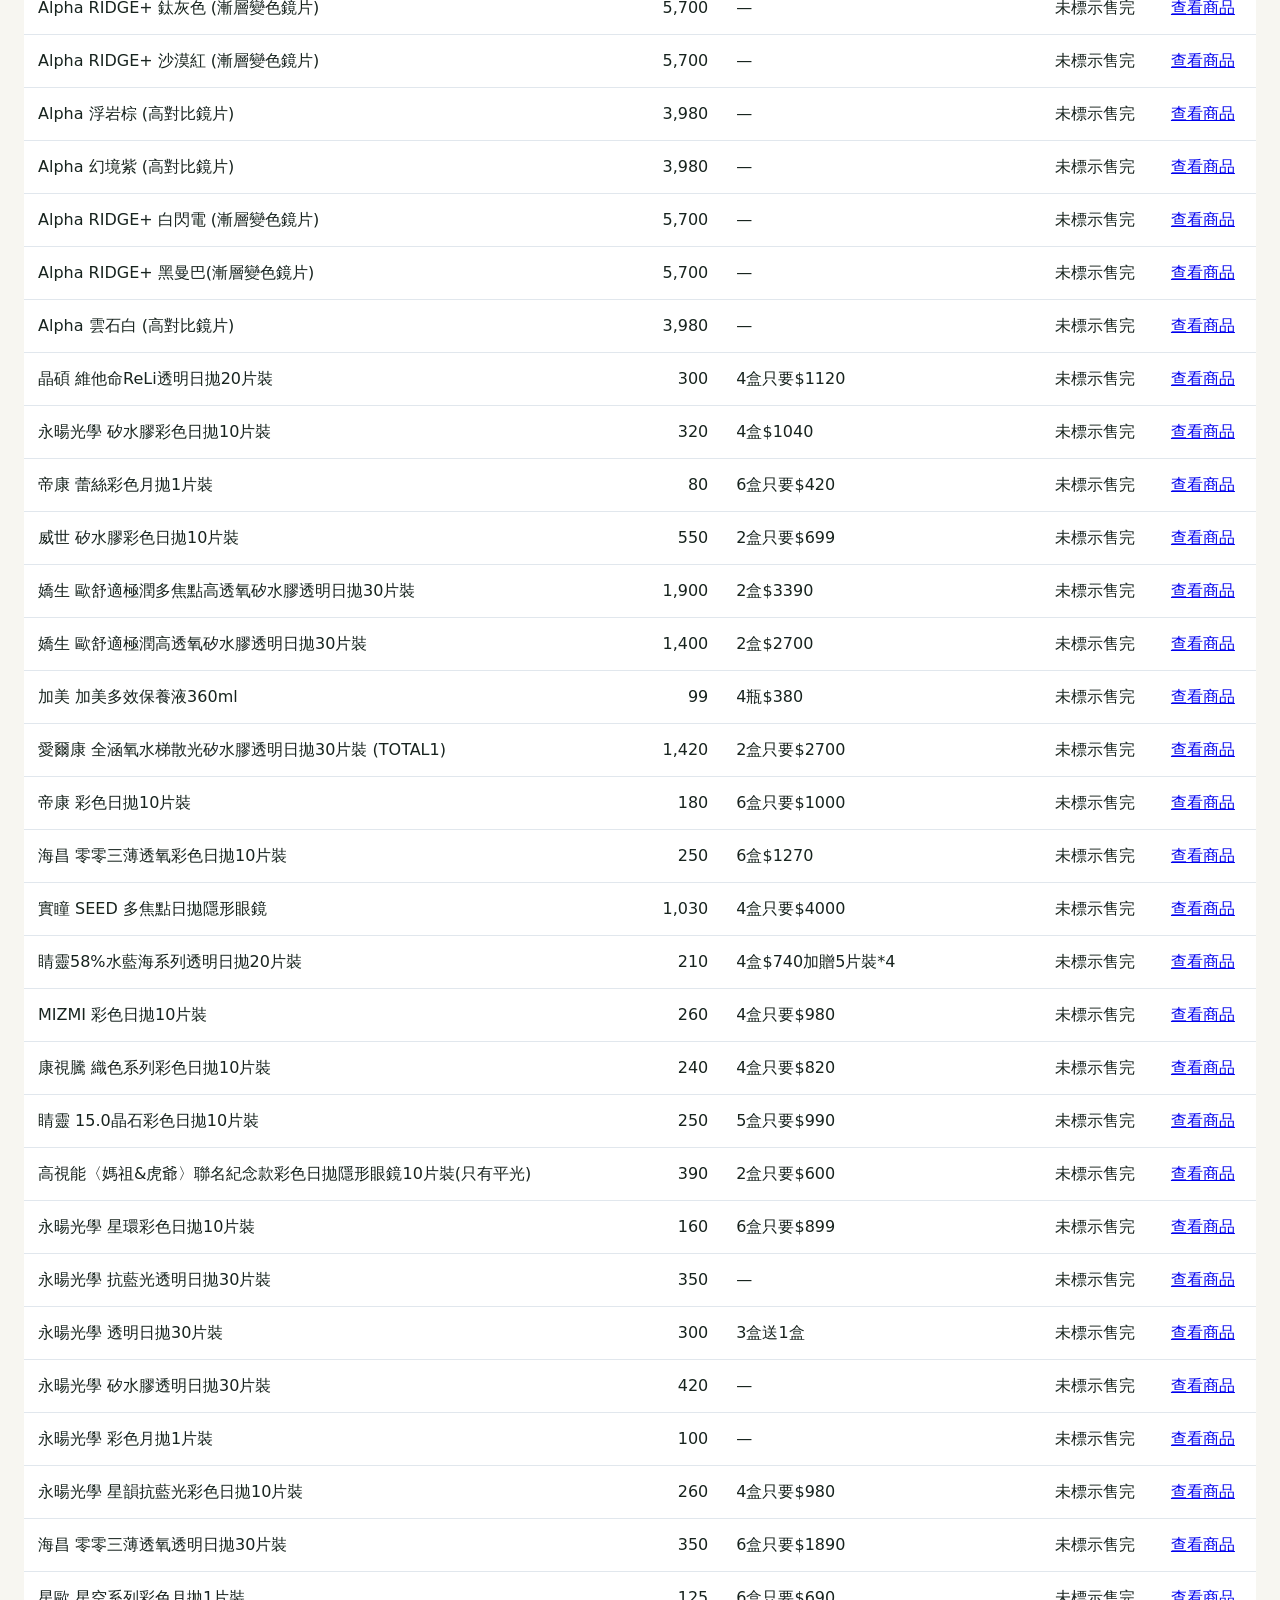
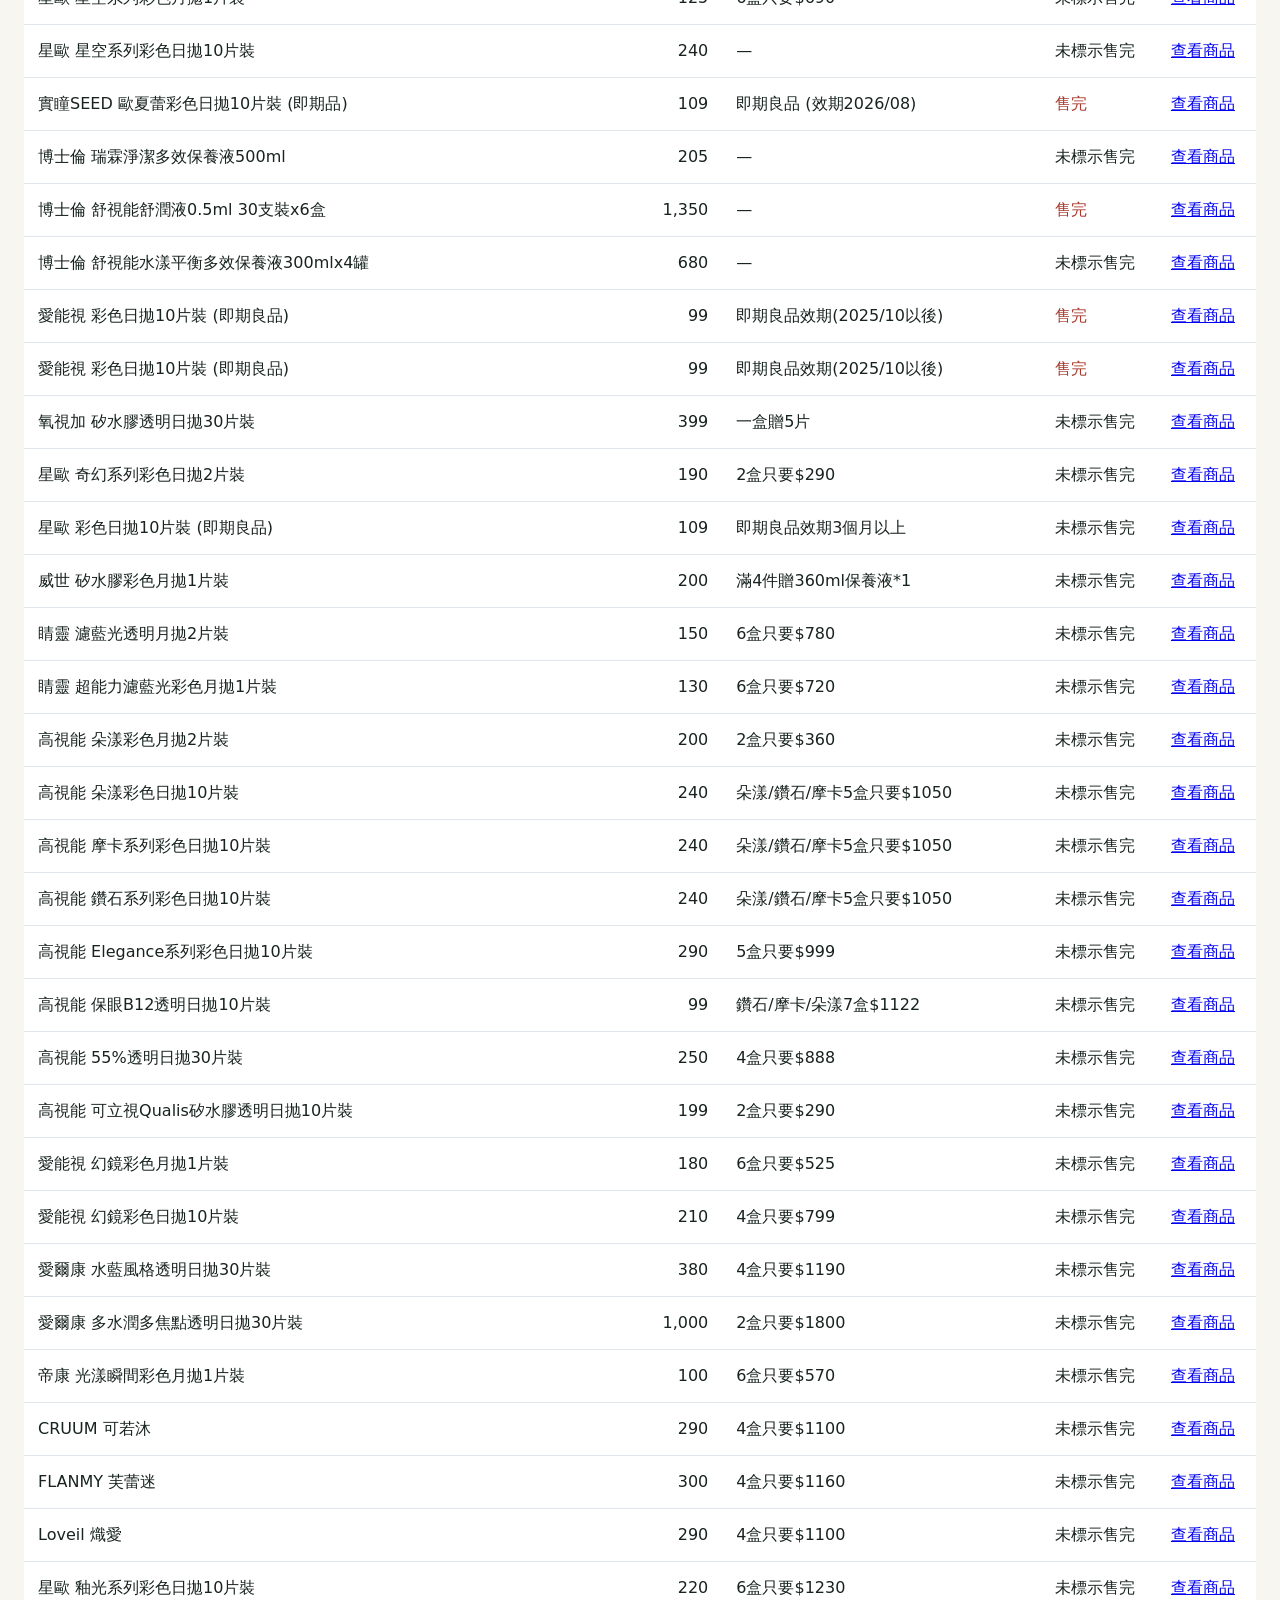
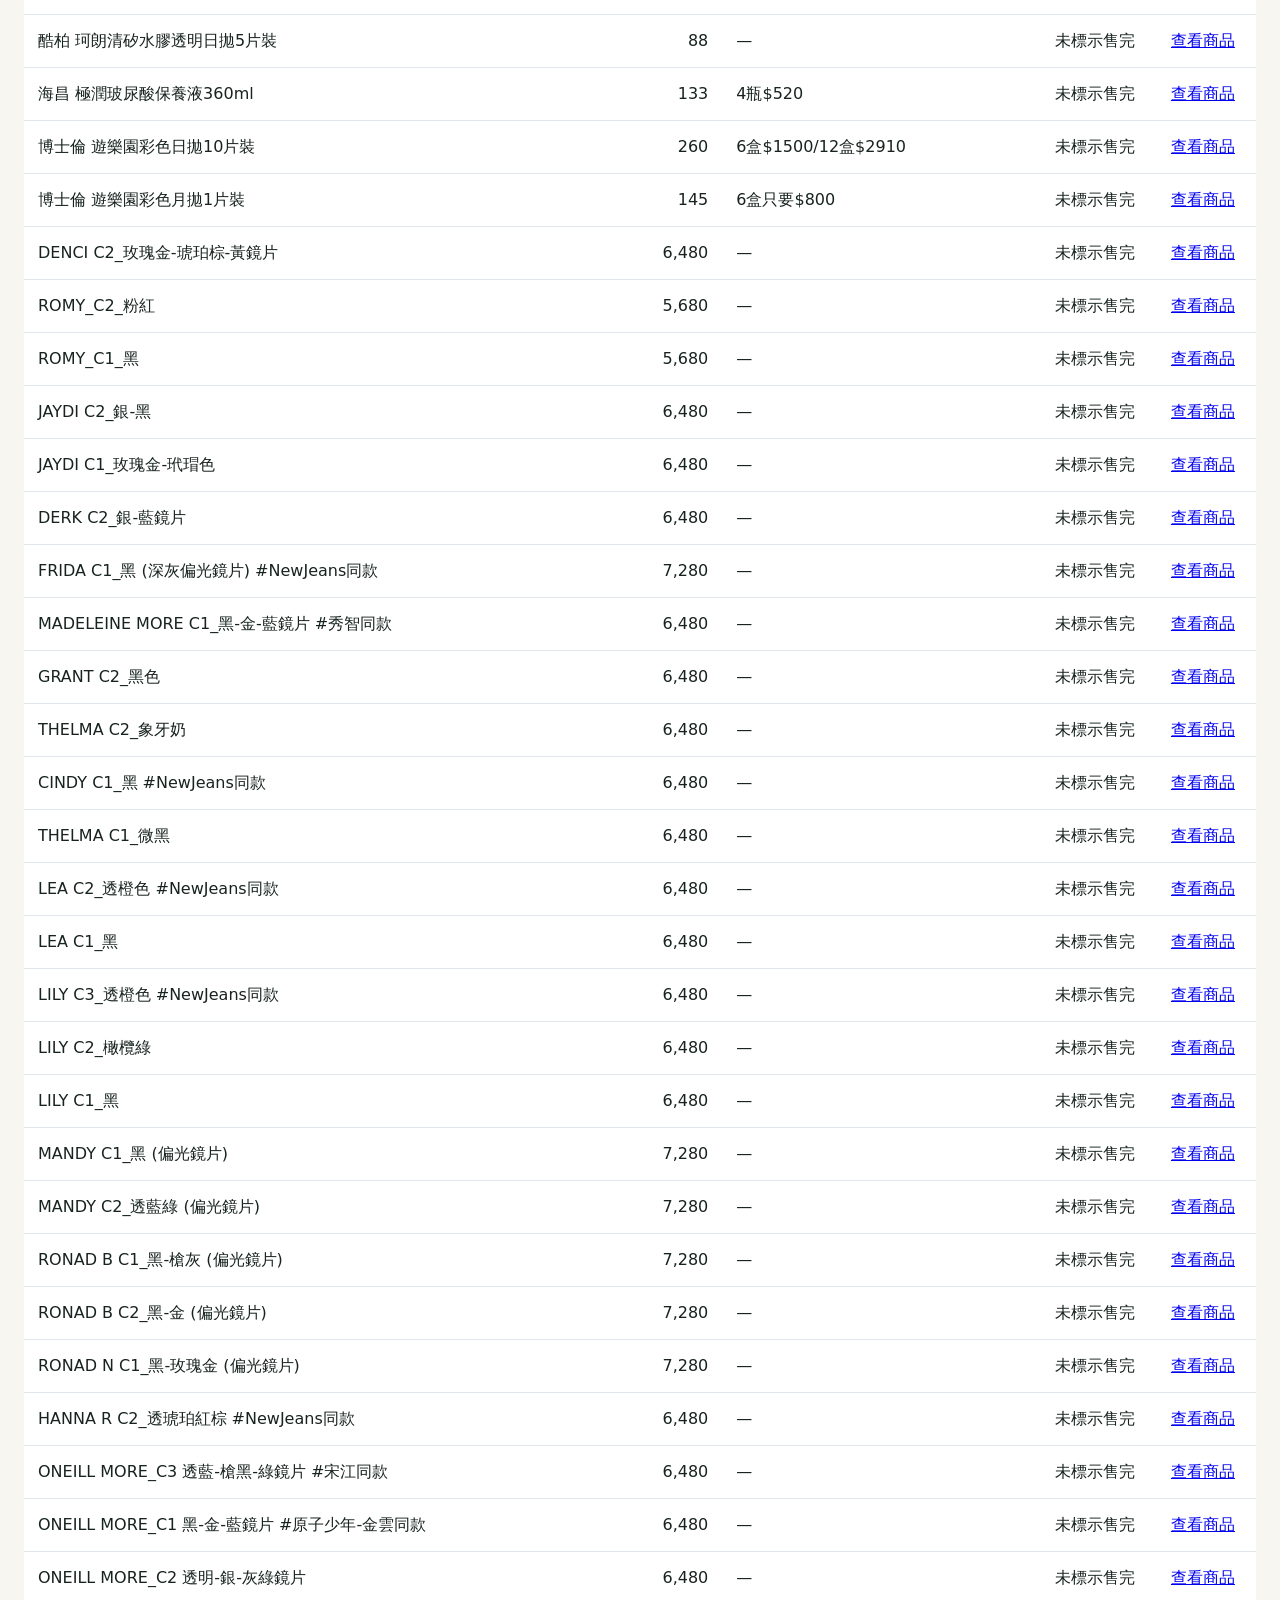
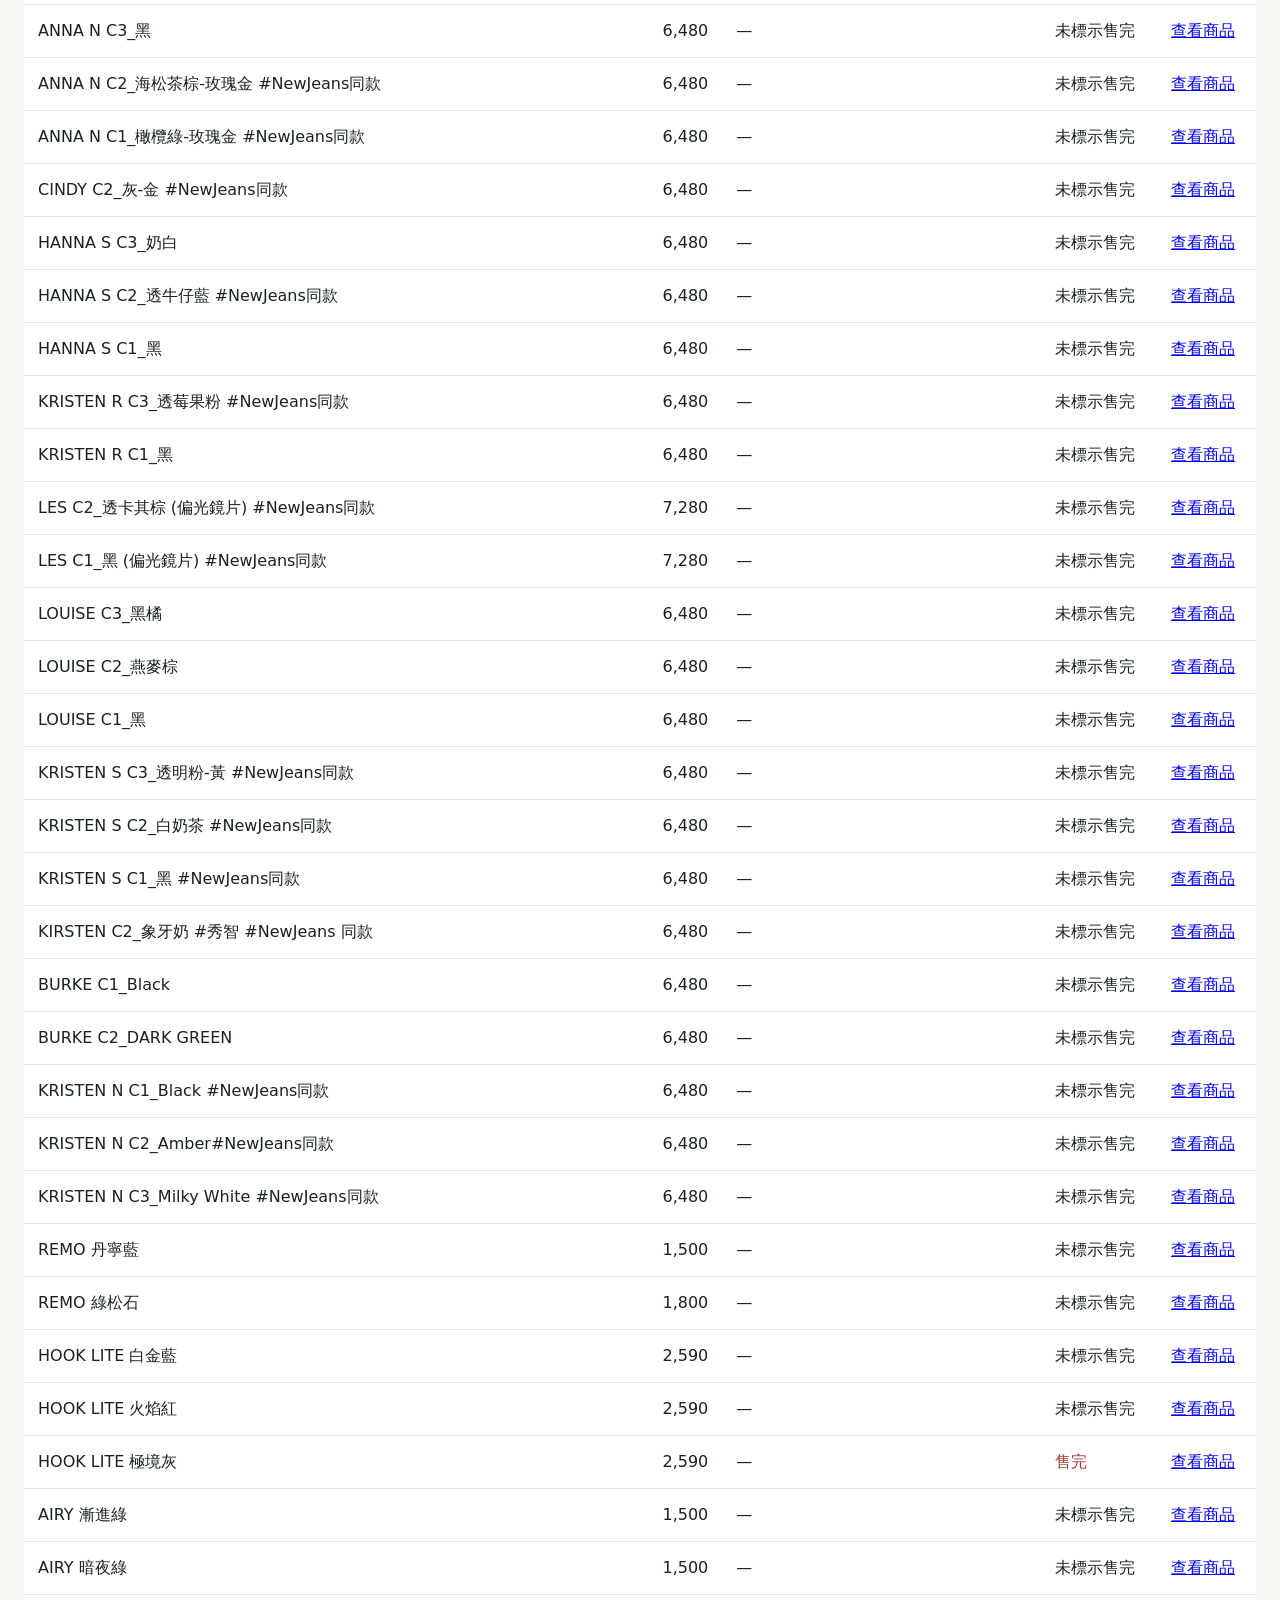
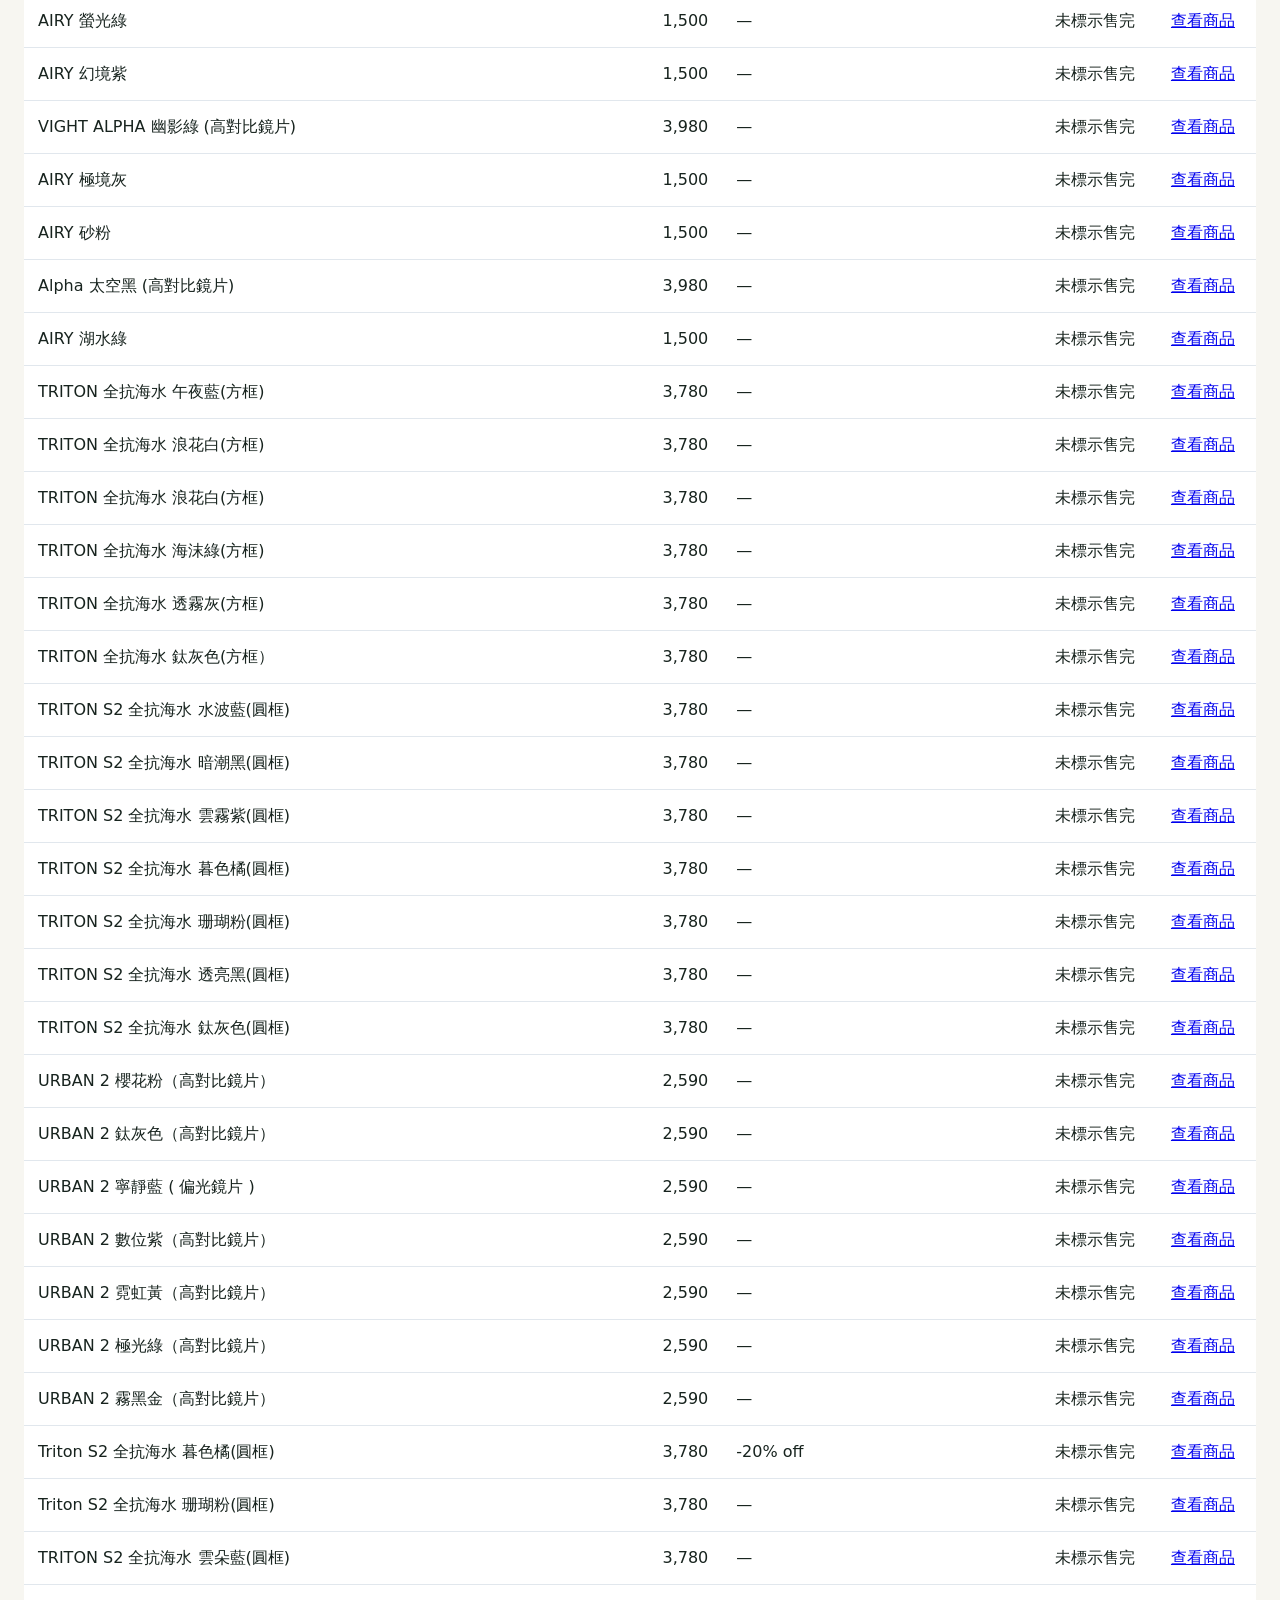
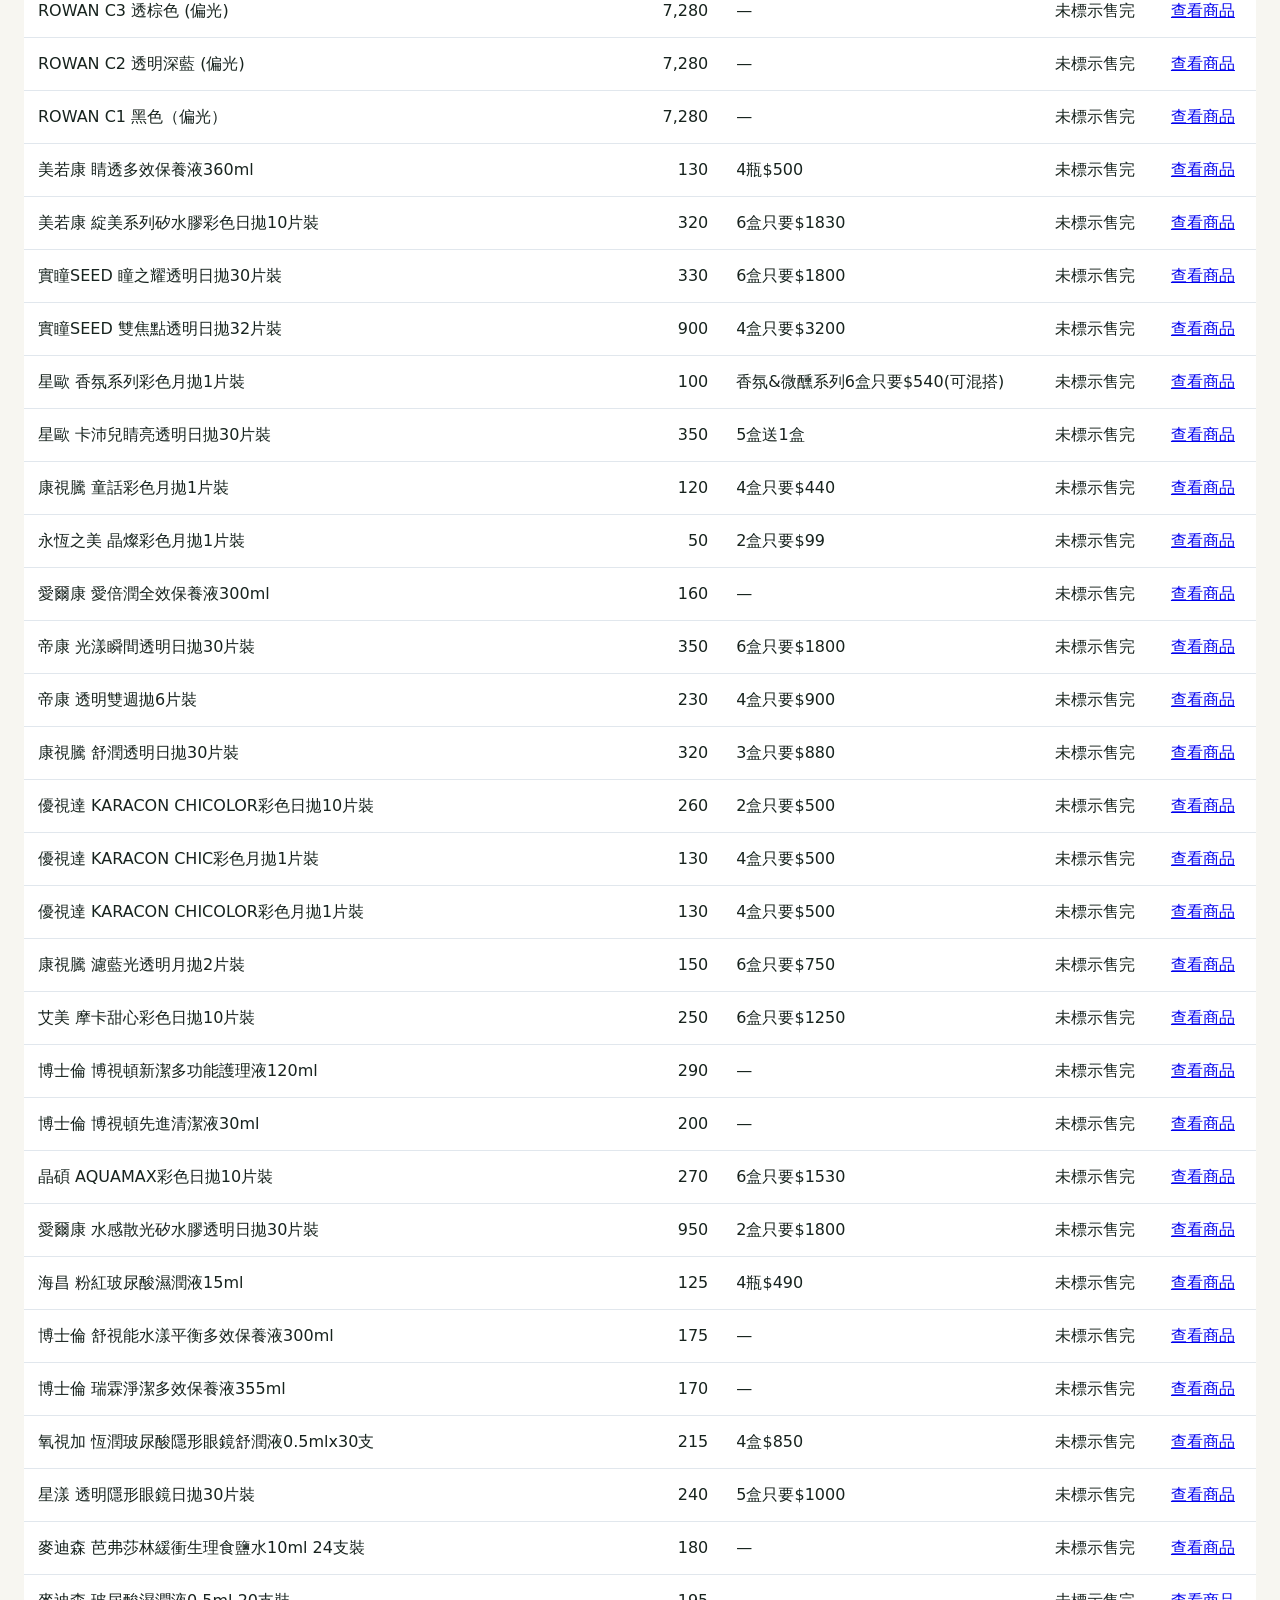
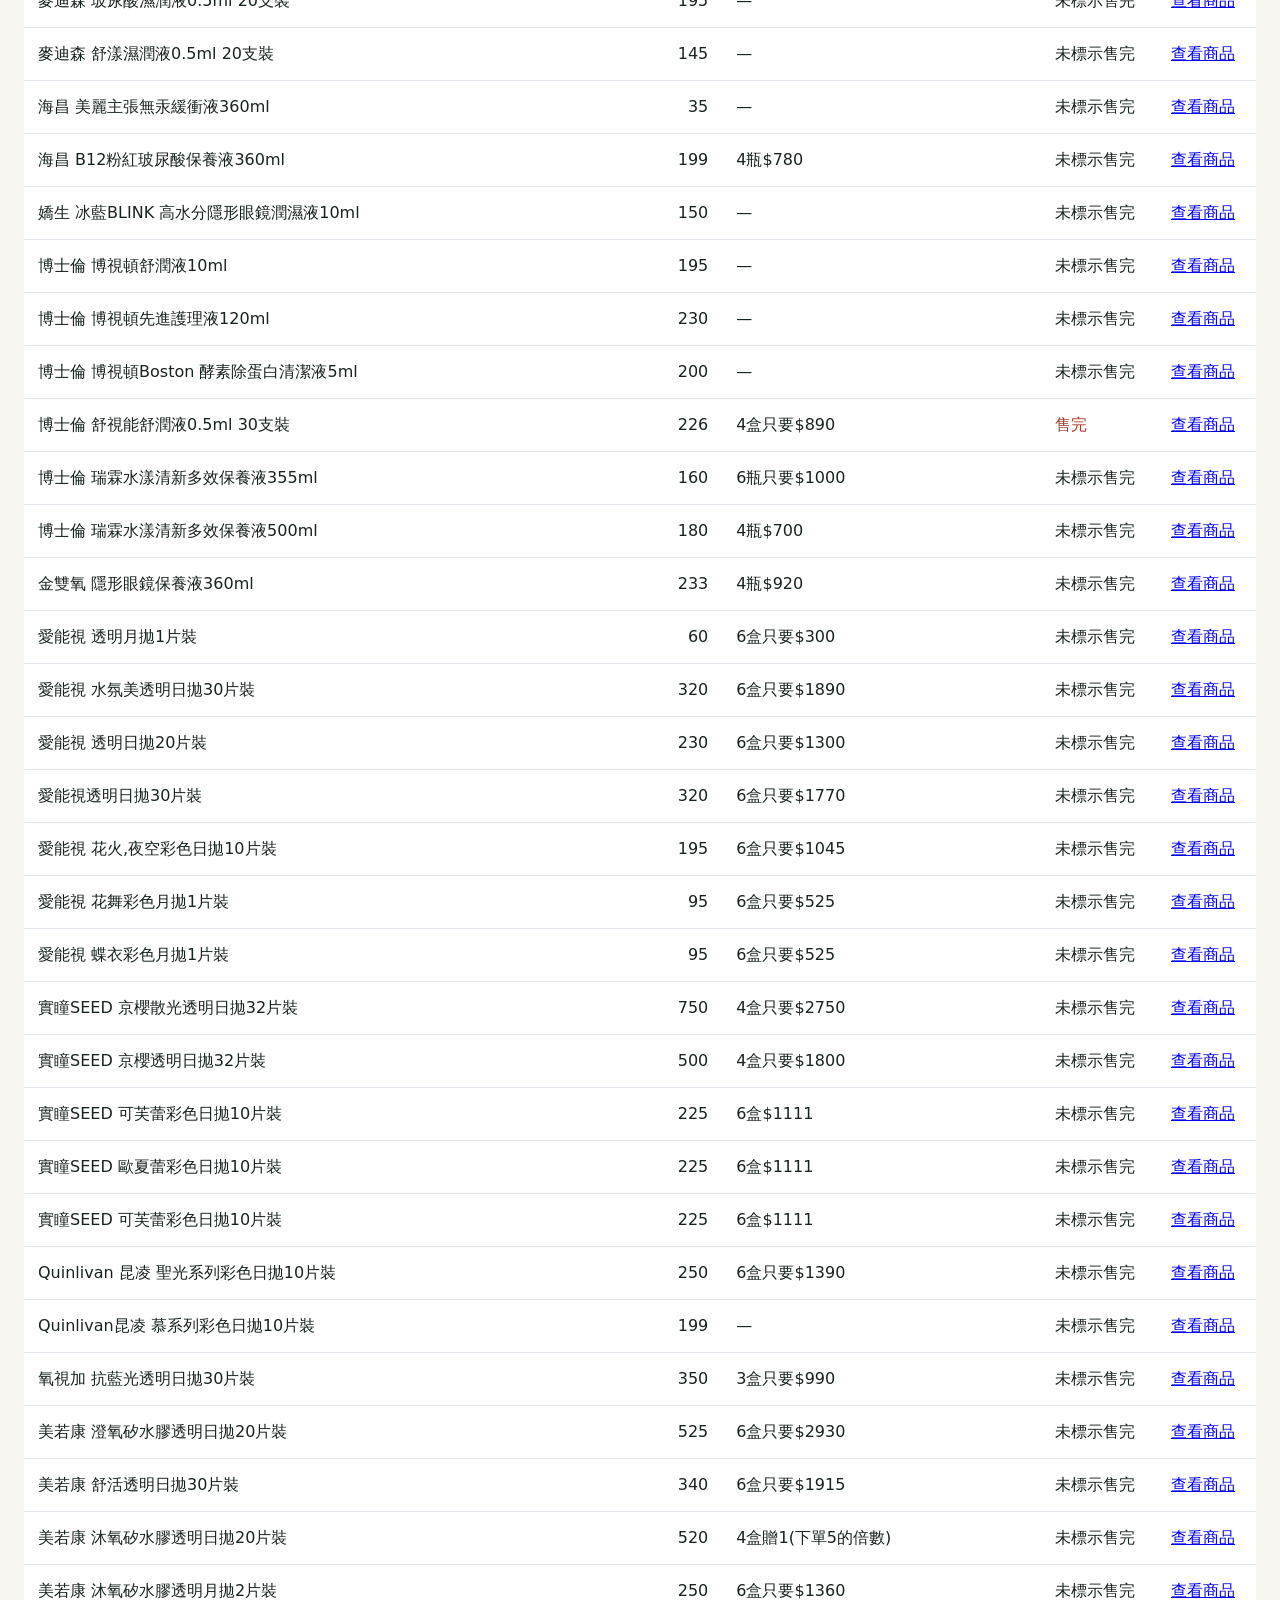
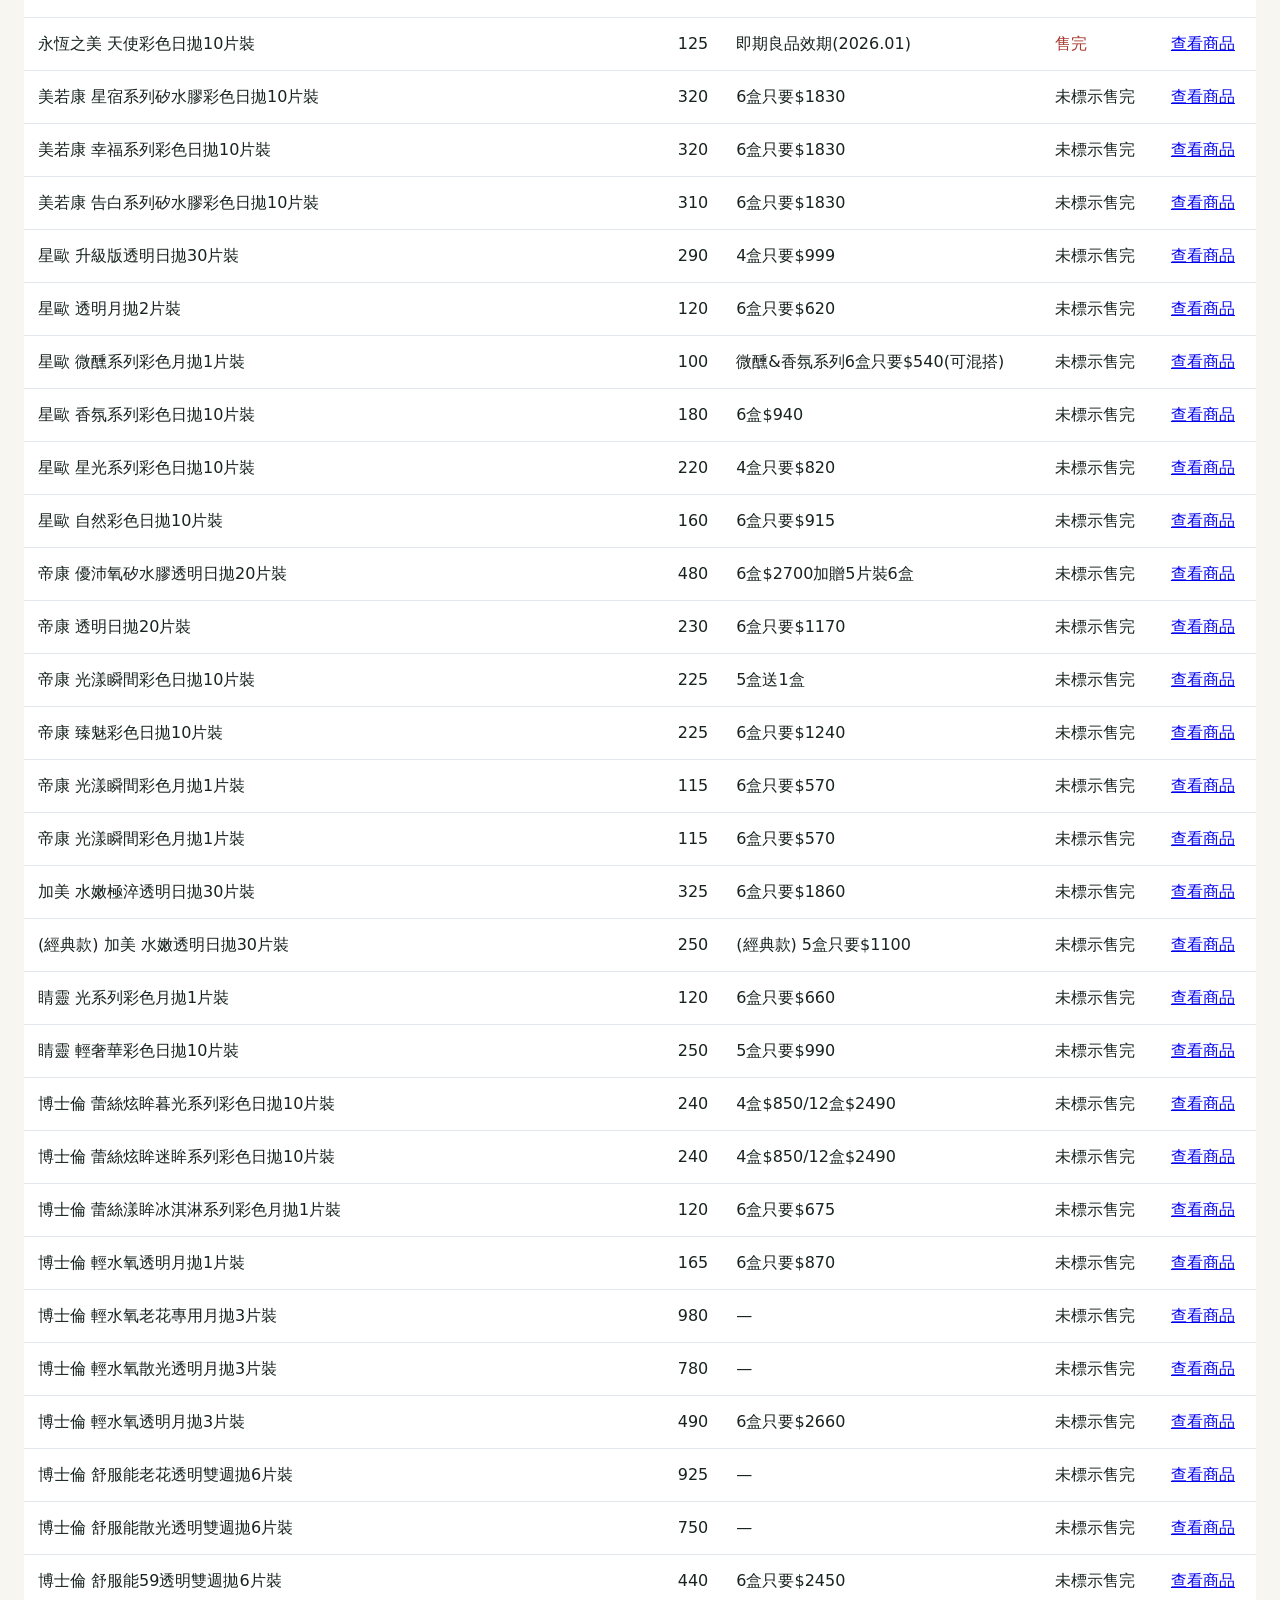
<file: public/omolens.html>
<!doctype html>
<html lang="zh-Hant">
<head><meta charset="utf-8"><meta name="viewport" content="width=device-width,initial-scale=1"><title>OMOLENS 完整商品價格｜LensPrice</title><link rel="stylesheet" href="styles.css">
<style>main{max-width:1500px;margin:auto;padding:24px}.catalog-controls{display:flex;gap:16px;flex-wrap:wrap;margin:24px 0}.catalog-controls label{display:grid;gap:6px}.catalog-controls input,.catalog-controls select{font:inherit;padding:12px;border:1px solid #bcc9d4;border-radius:8px}.catalog-controls input{min-width:260px}.table-scroll{overflow:auto;background:white;border-radius:12px}table{border-collapse:collapse;width:100%;min-width:850px}th,td{padding:14px;text-align:left;border-bottom:1px solid #e1e7ed}th{background:#eaf0f6}td.money{text-align:right;white-space:nowrap}th:first-child{min-width:270px}td:nth-child(3){min-width:240px}tbody tr:hover{background:#f4f8fb}.sold-out{color:#a6382c}</style>
<script src="omolens.js" defer></script></head>
<body><main><a href="index.html">返回比價首頁</a><h1>OMOLENS 完整商品價格</h1>
<p>2026/09/23 核對全部 8 頁，共 348 個品項，包含隱形眼鏡、保養液、太陽眼鏡及周邊商品。</p>
<p>售價為商品目錄所列包裝的總價，多盒優惠另列。相同品名但不同商品網址分別保留，未拆分度數或色號。</p>
<p>即期標籤按網站原文保留，部分效期可能已過期或與品名不一致。「未標示售完」不代表所有規格均有貨，購買前請回商品頁確認。</p>
<p><a href="omolens-prices-2026-09-23.xlsx" download>下載 OMOLENS 完整 Excel 價格表</a></p>
<div class="catalog-controls"><label>搜尋商品<input id="query" type="search" placeholder="輸入商品、規格或優惠"></label><label>庫存標籤<select id="availability"><option value="all">全部商品</option><option value="available">未標示售完</option><option value="soldout">售完</option></select></label><label>排序<select id="sort"><option value="default">網站原始順序</option><option value="asc">售價由低到高</option><option value="desc">售價由高到低</option></select></label></div>
<p id="count" role="status">載入中…</p><div class="table-scroll"><table><thead><tr><th scope="col">商品／包裝</th><th scope="col">售價（NT$）</th><th scope="col">優惠／活動標籤</th><th scope="col">目錄狀態</th><th scope="col">商品頁</th></tr></thead><tbody id="catalog"></tbody></table></div></main></body></html>
</file>
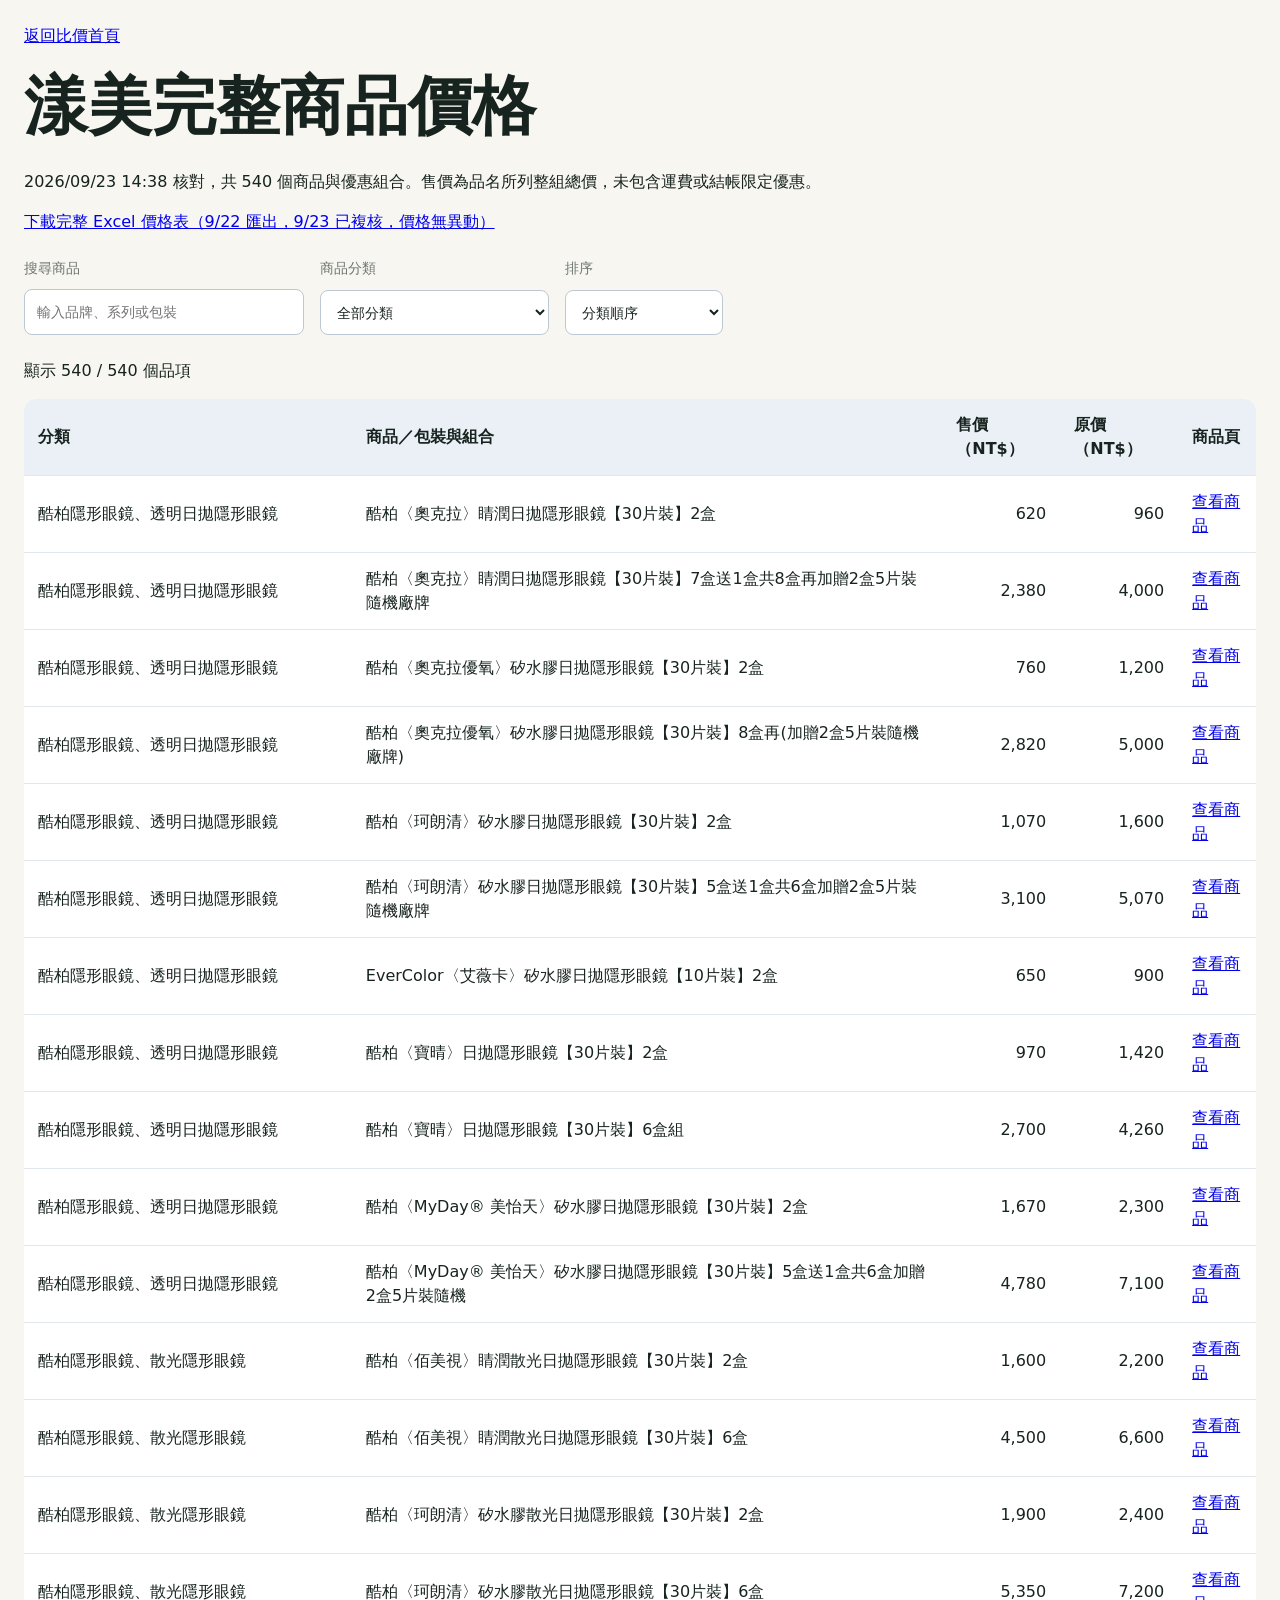
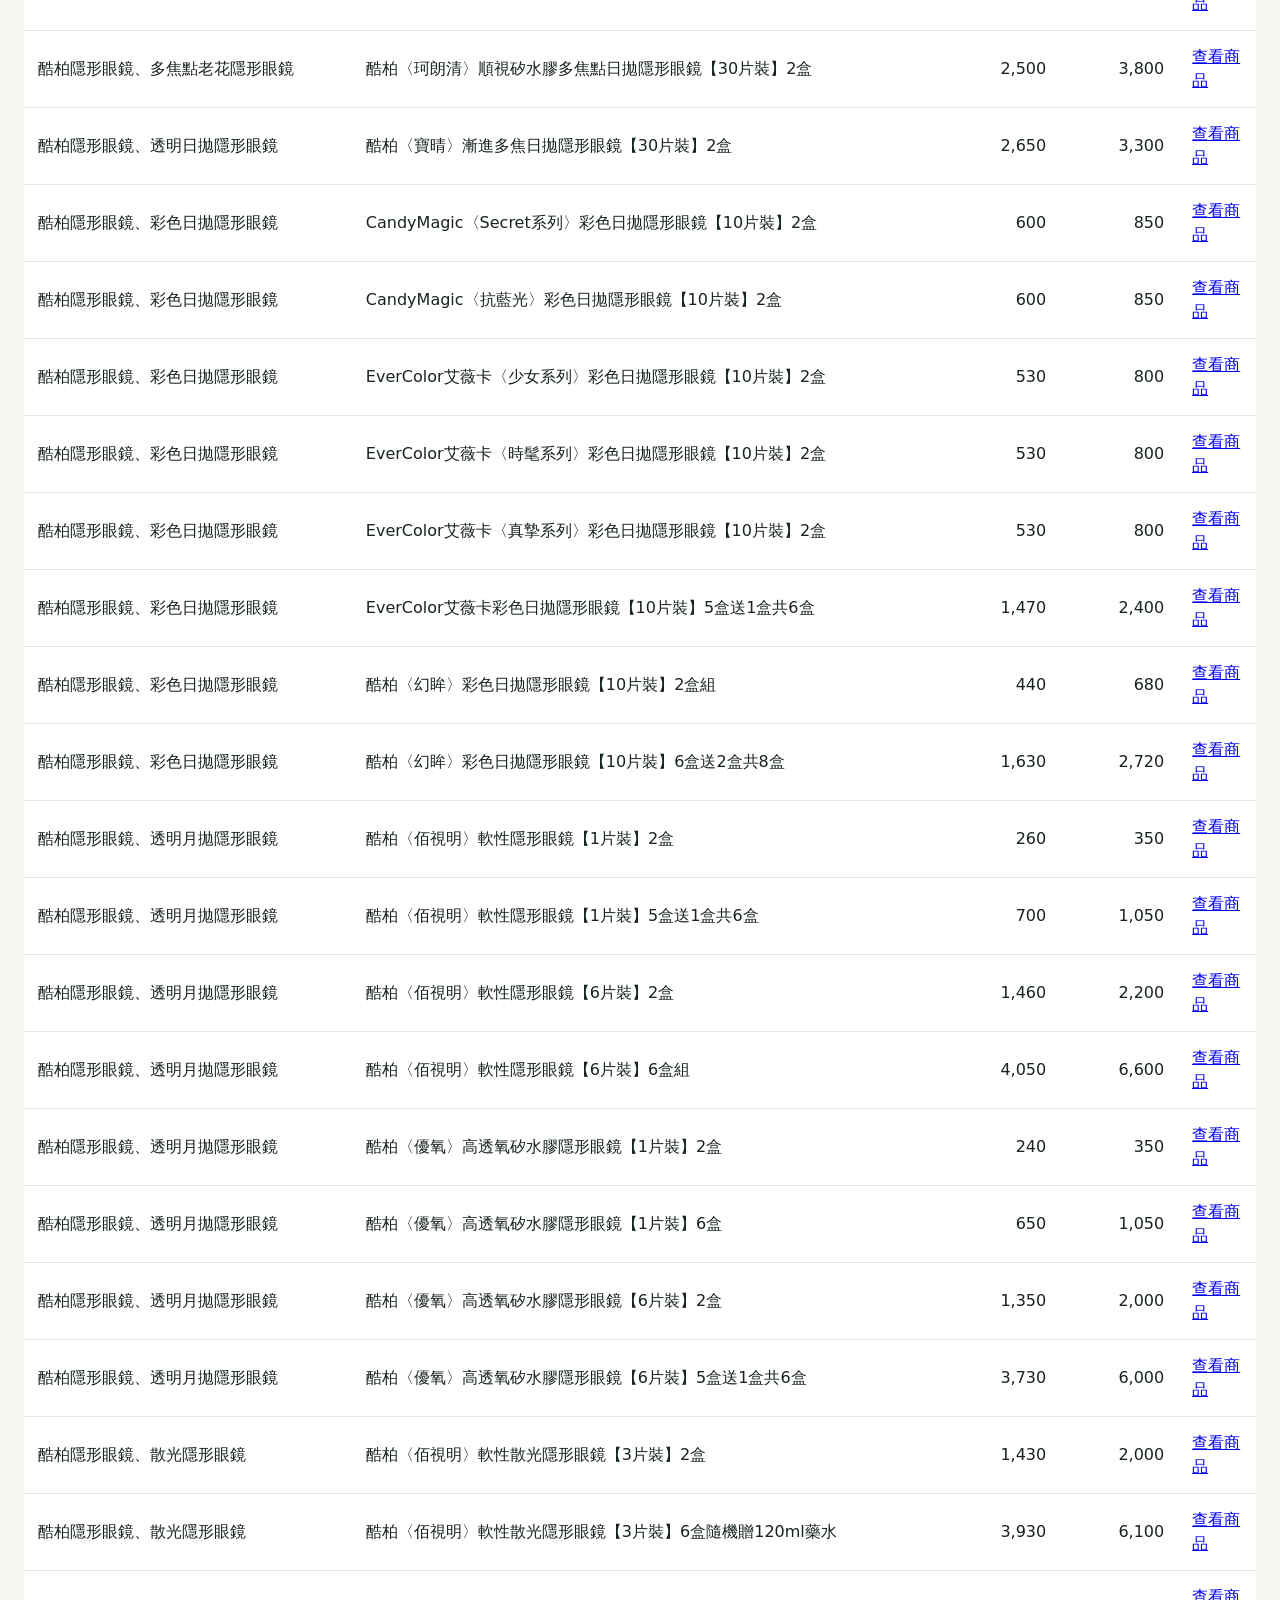
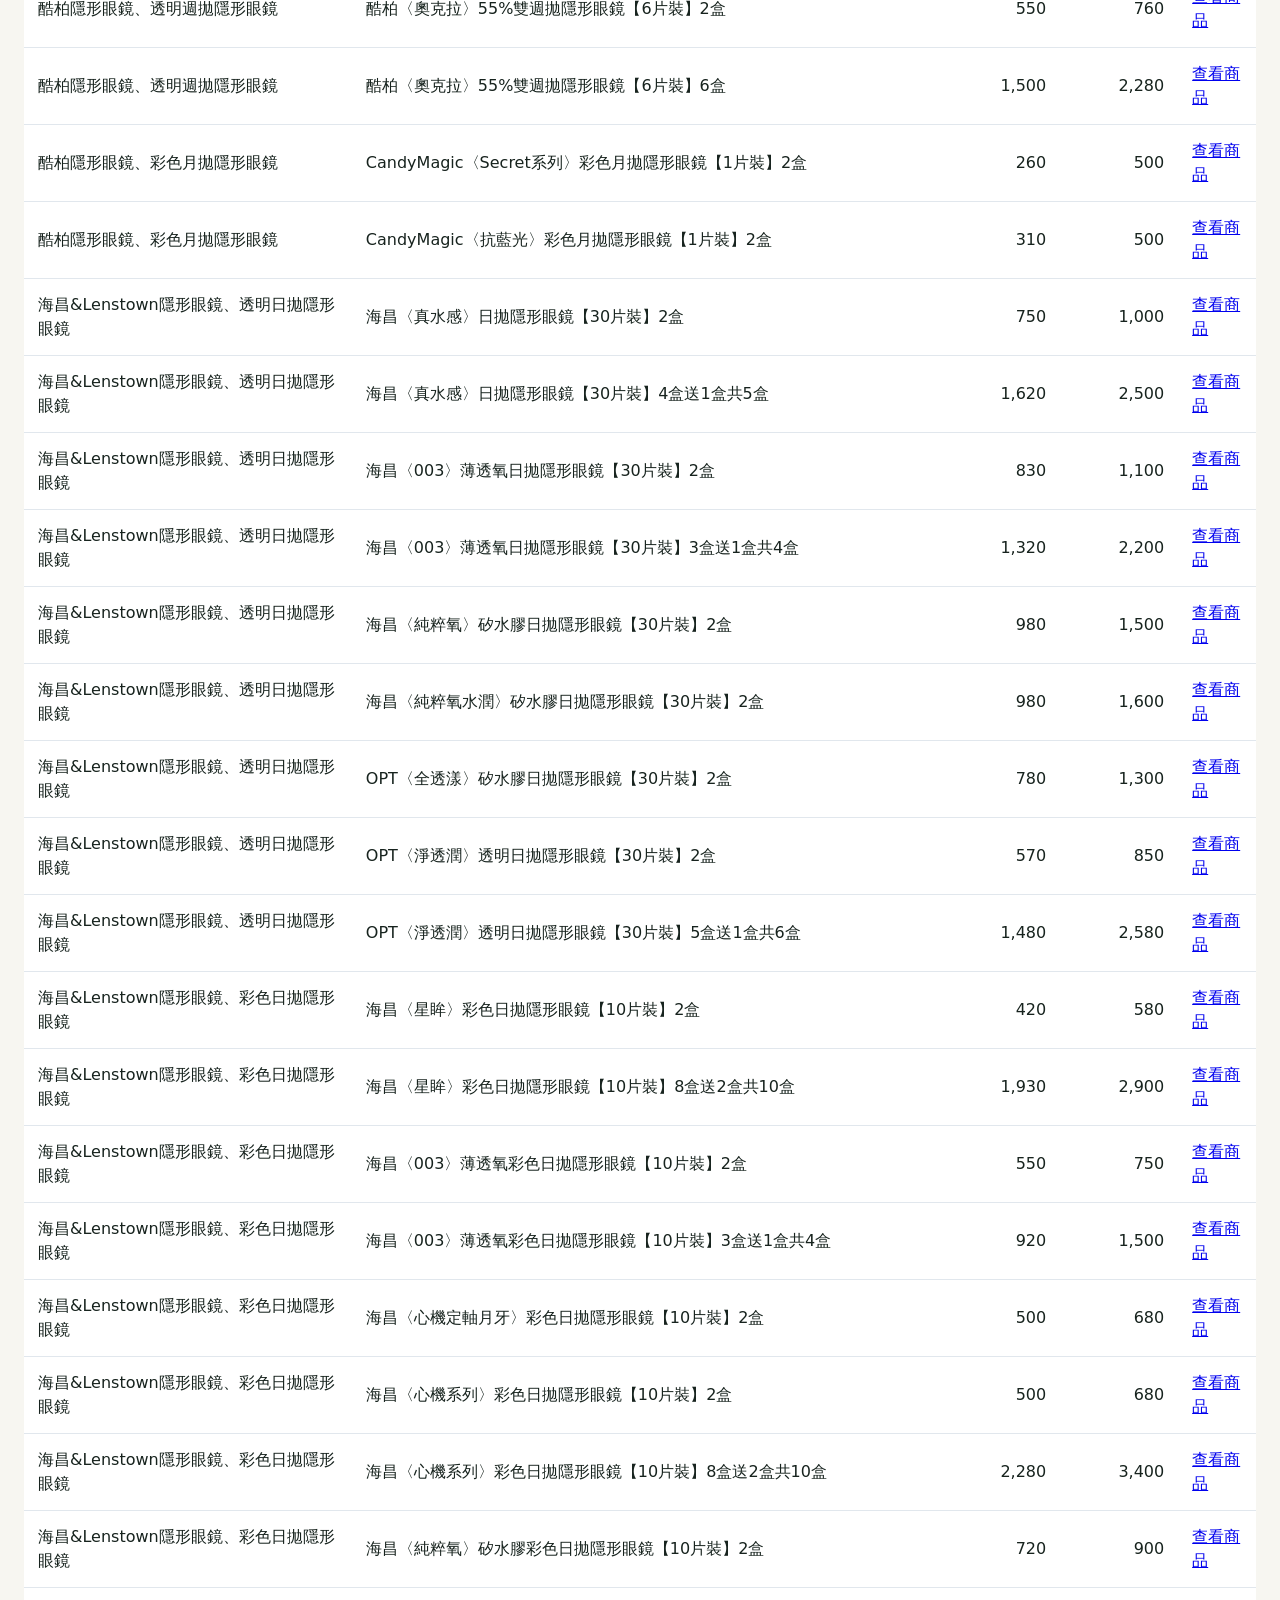
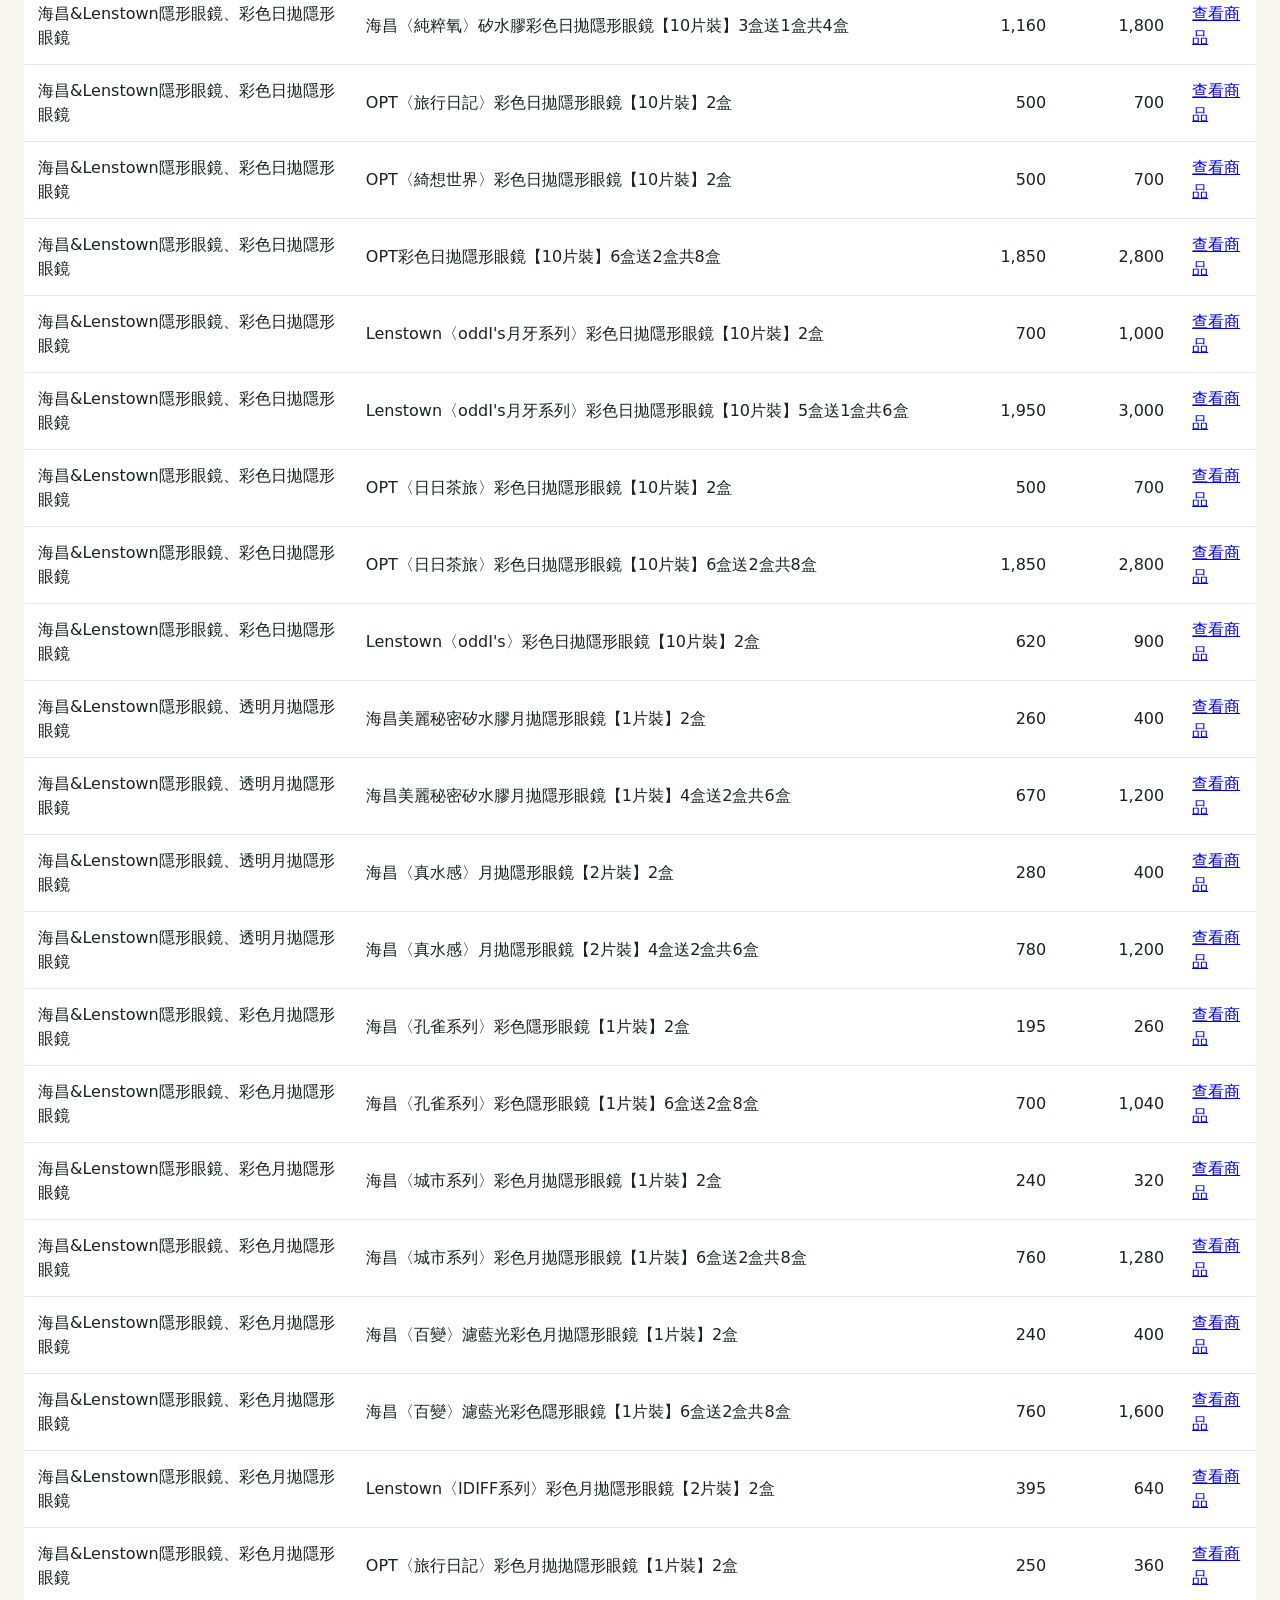
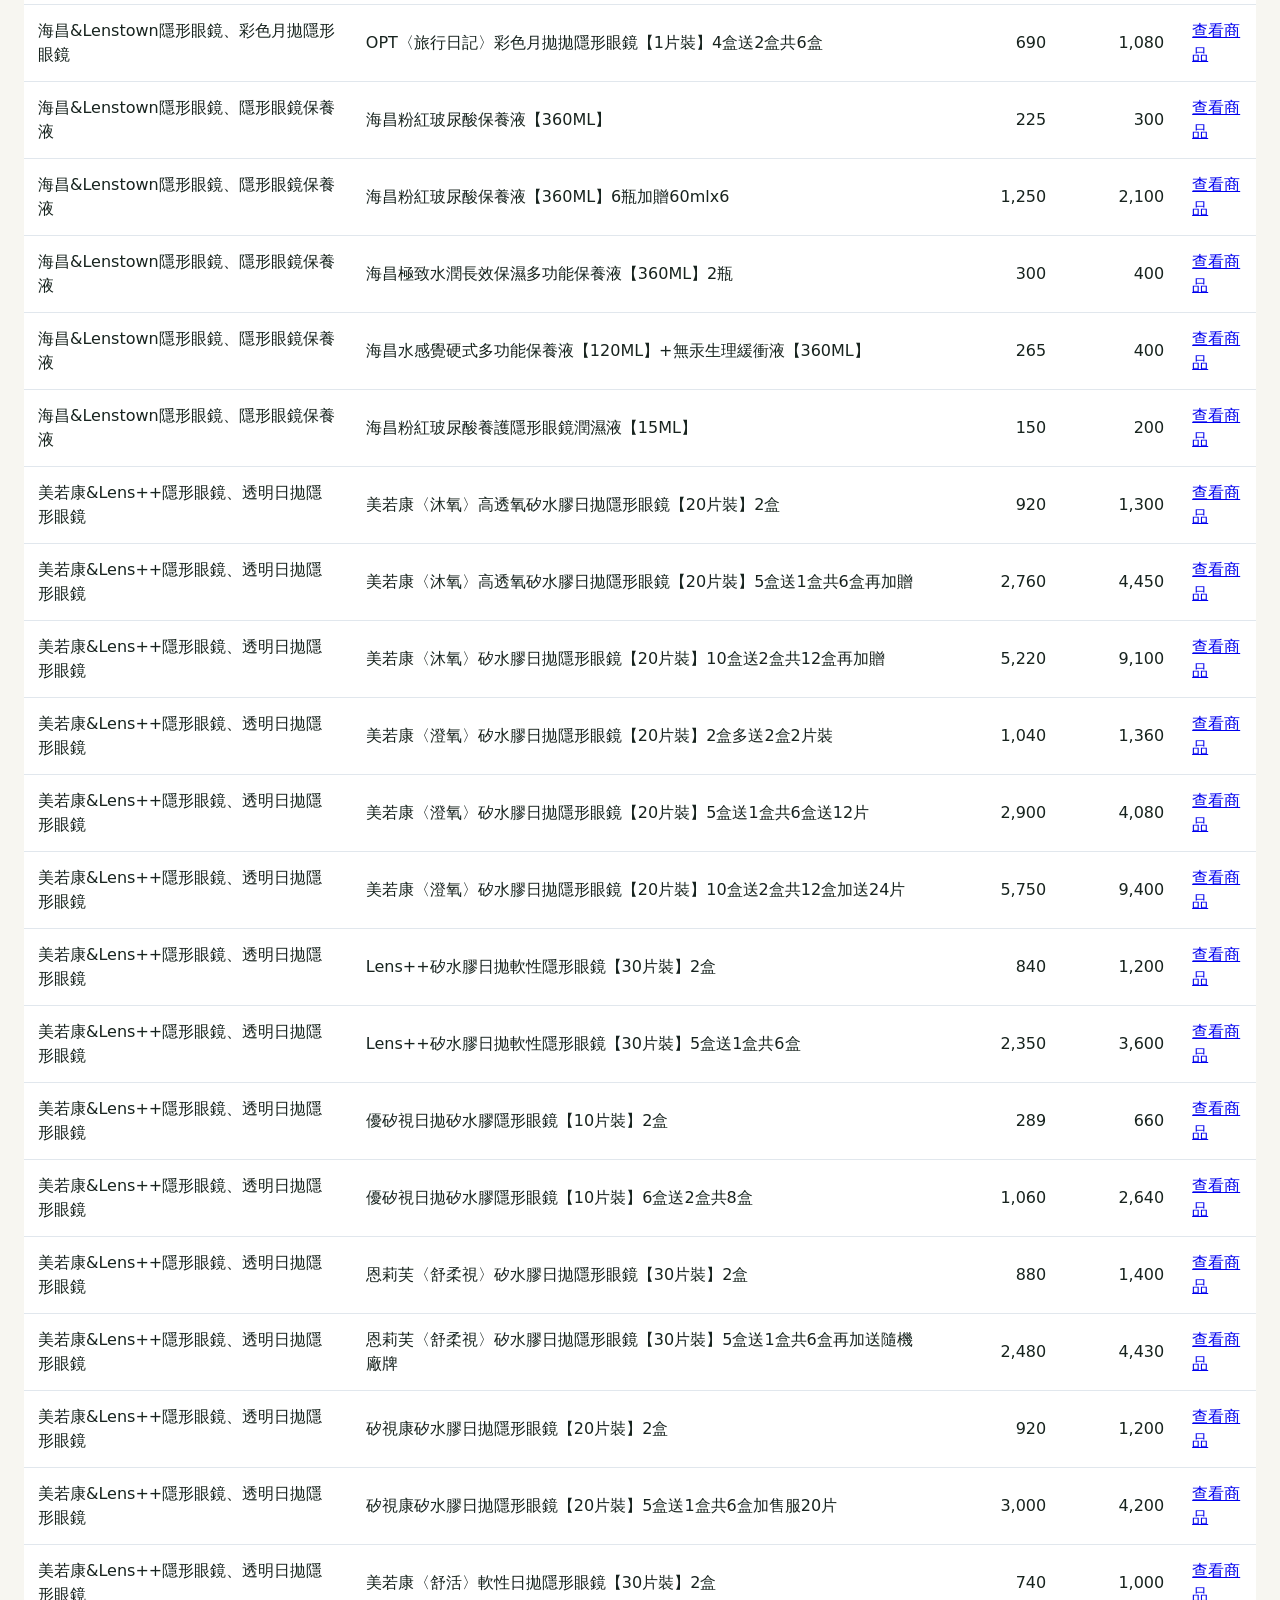
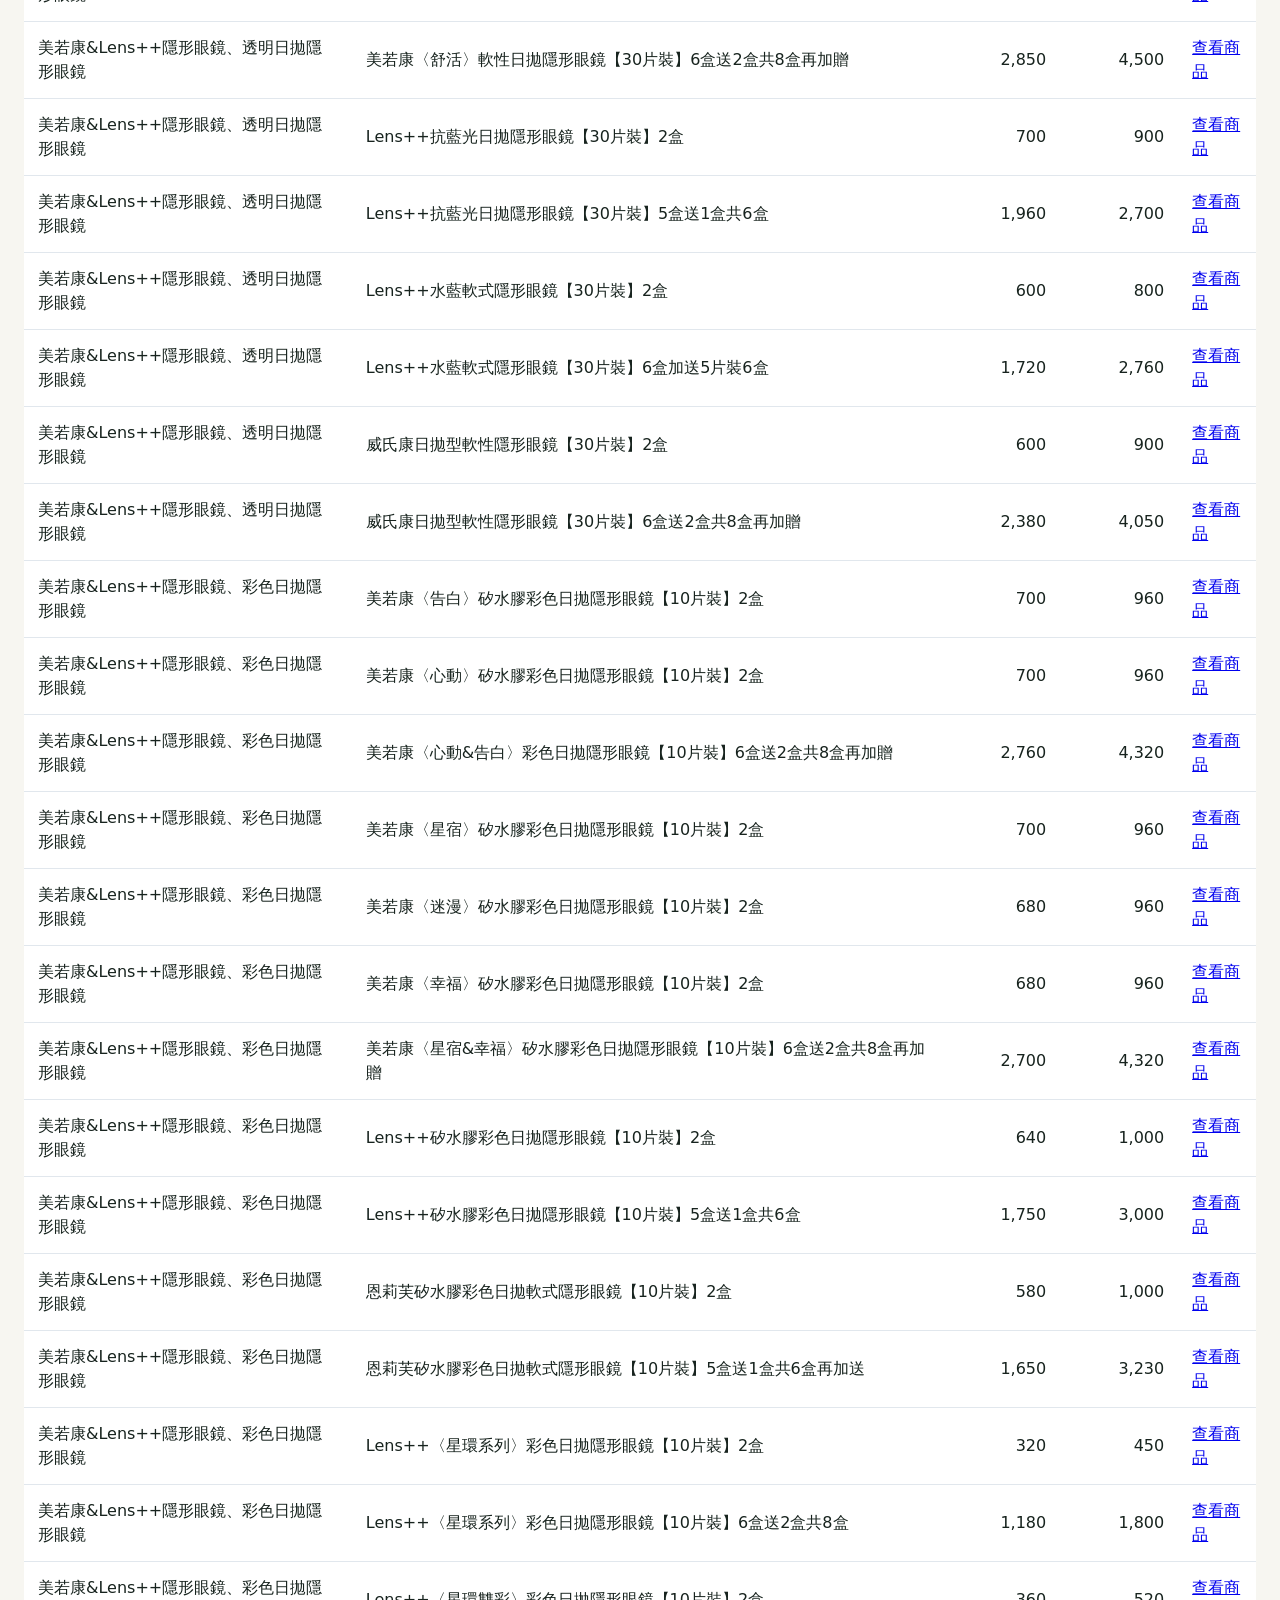
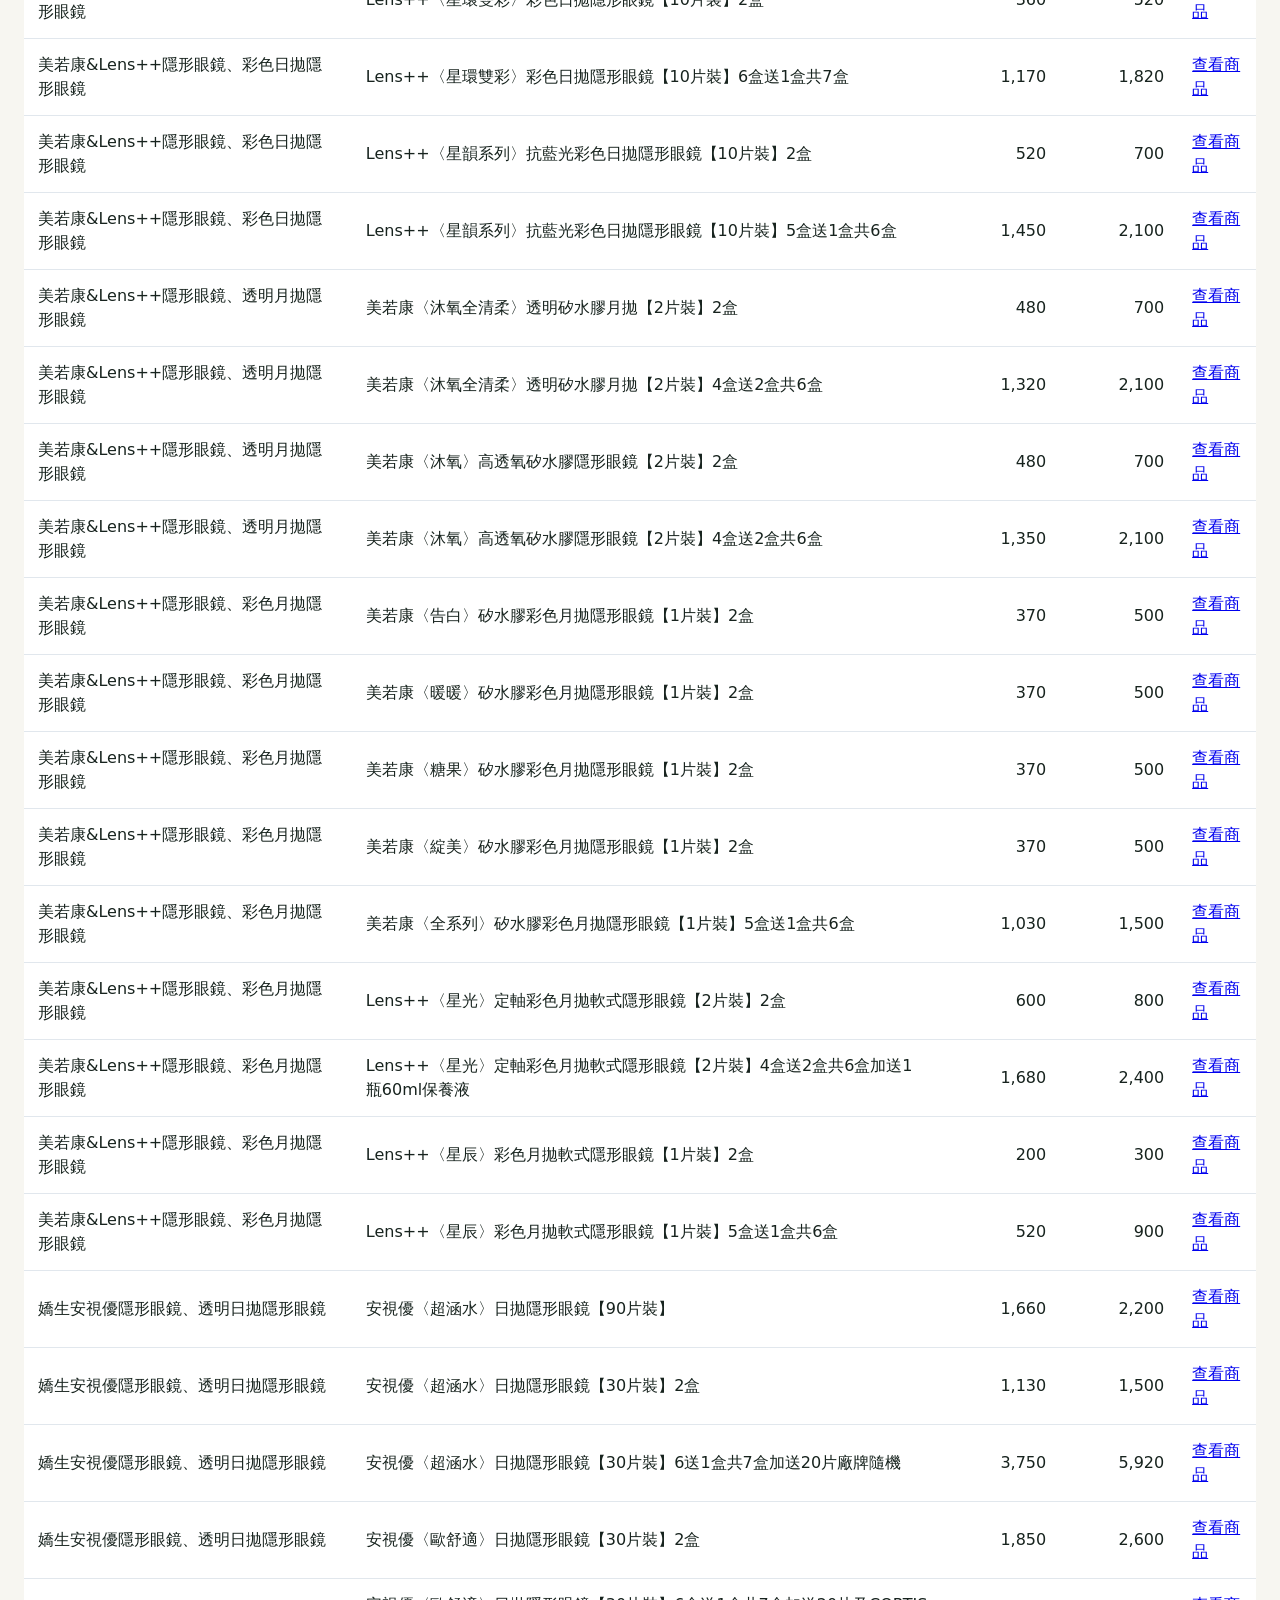
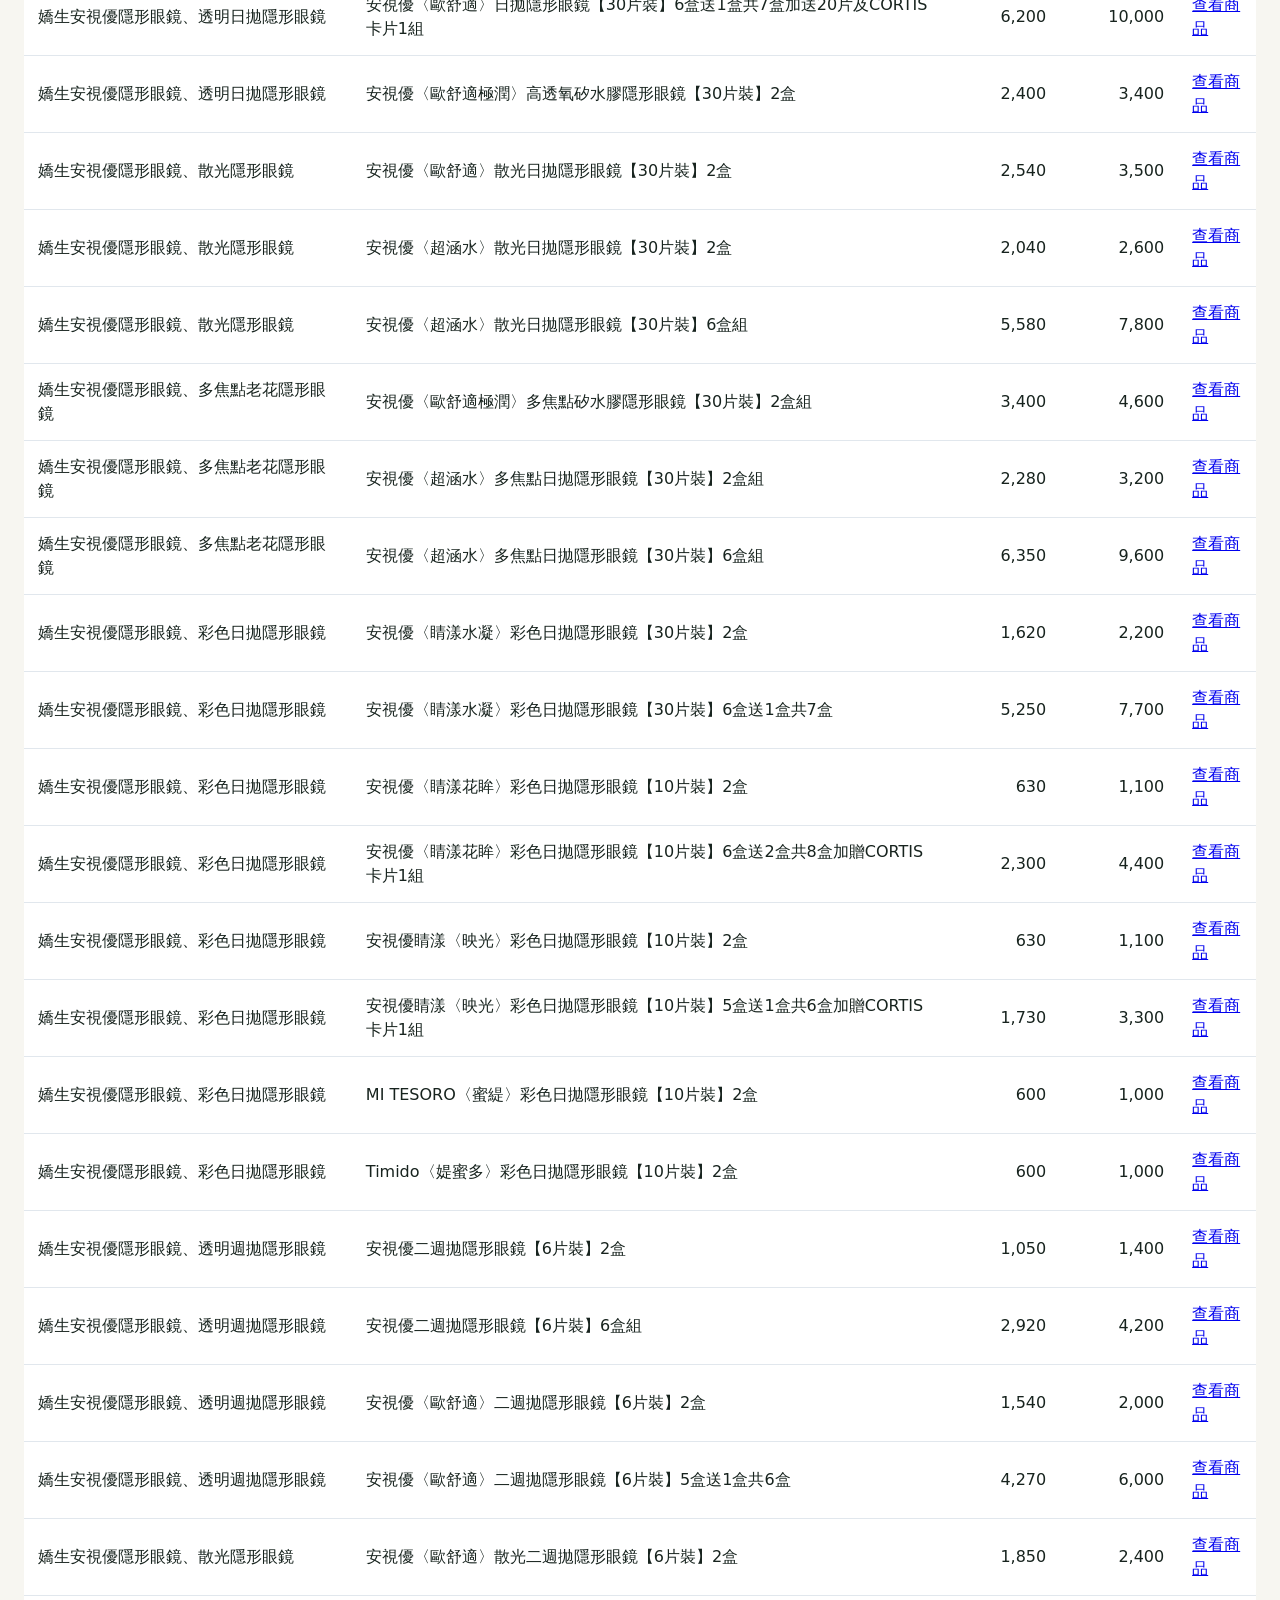
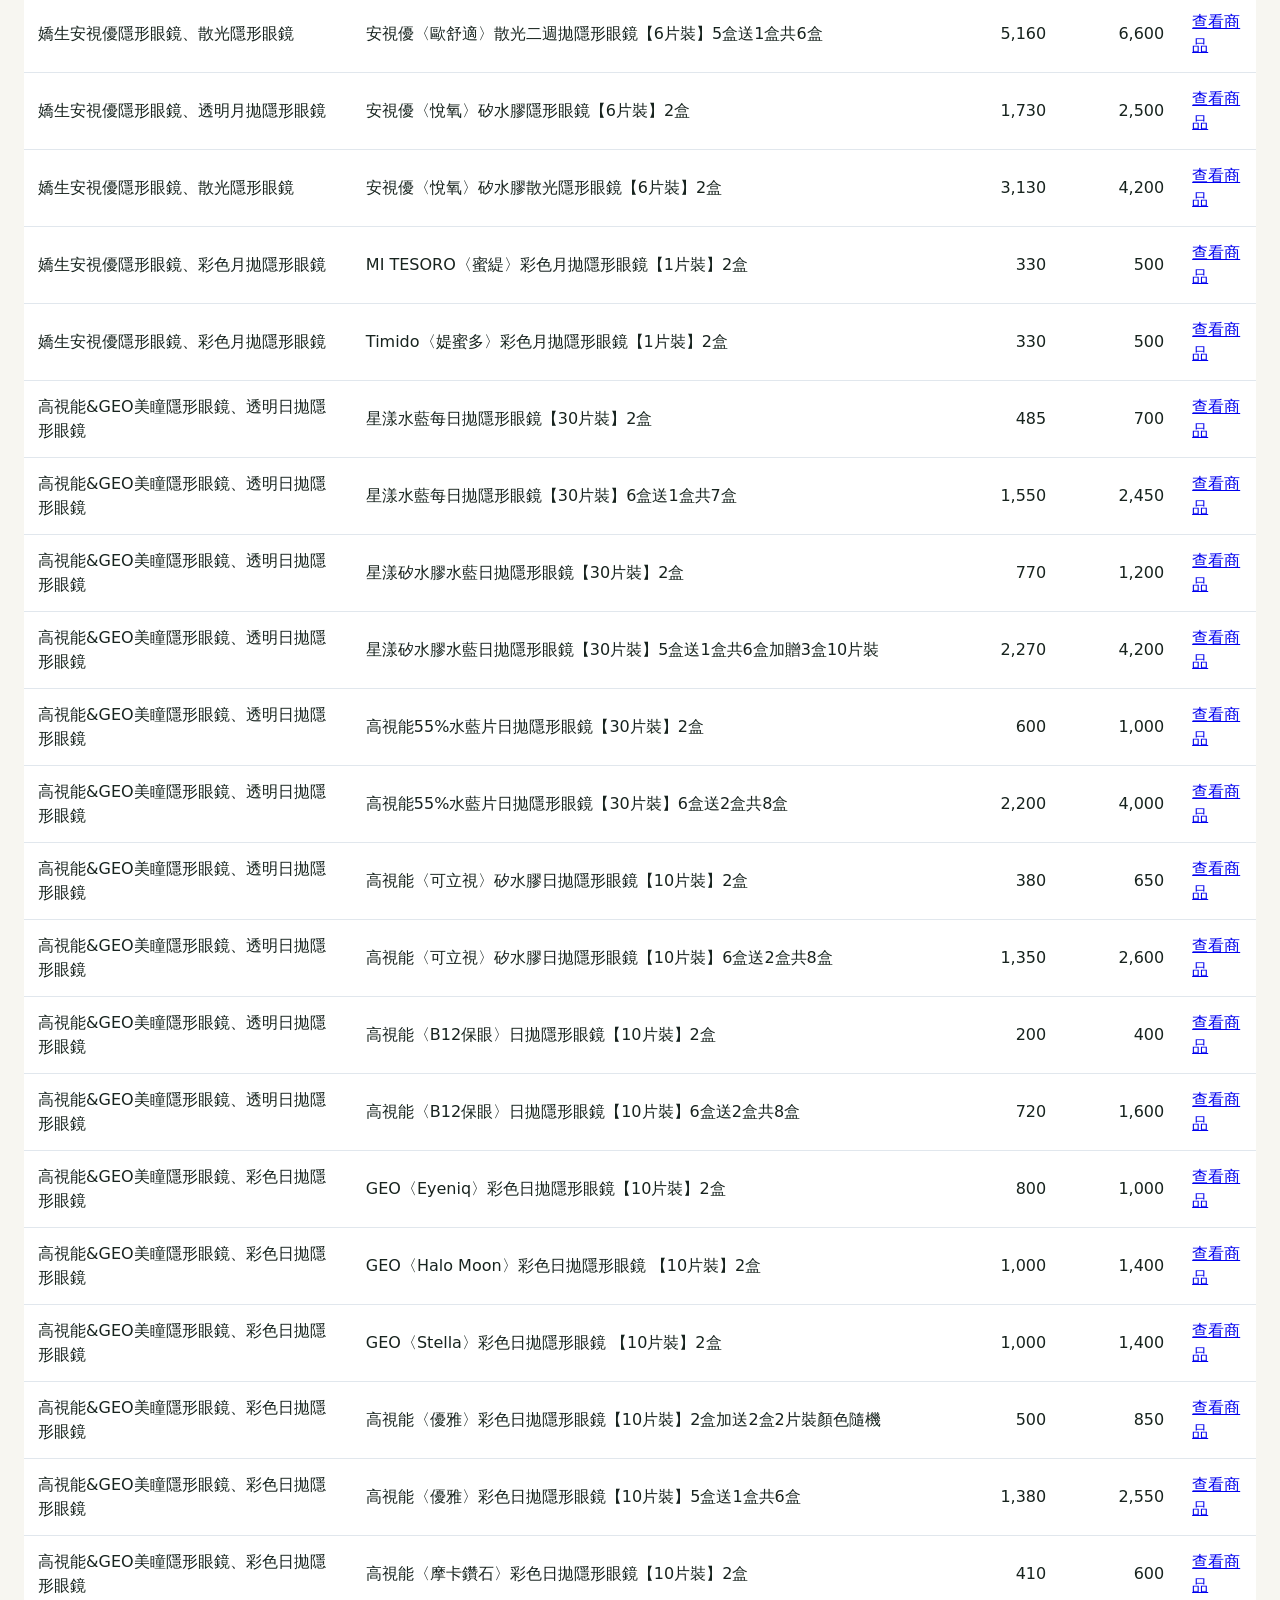
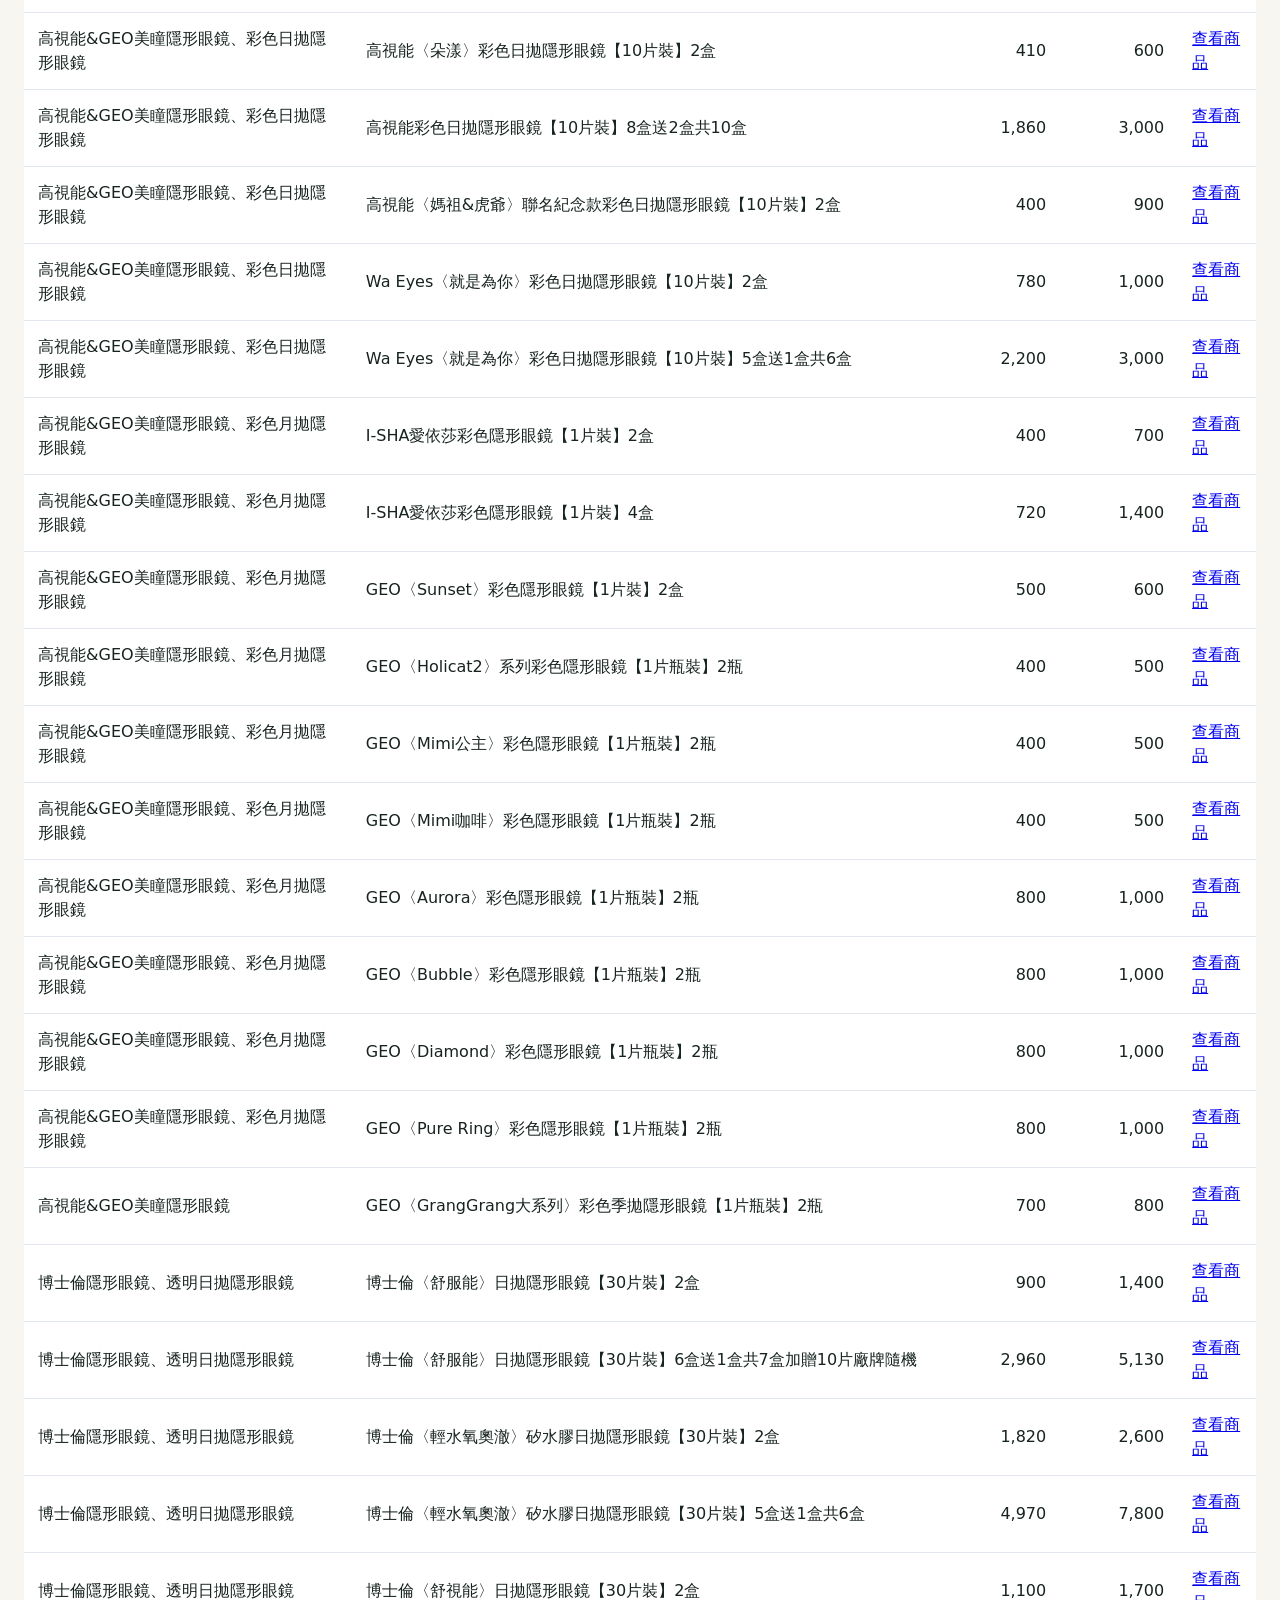
<file: public/shiningeyes.html>
<!doctype html>
<html lang="zh-Hant"><head><meta charset="utf-8"><meta name="viewport" content="width=device-width,initial-scale=1"><title>漾美完整商品價格｜LensPrice</title><link rel="stylesheet" href="styles.css"><style>
main{max-width:1500px;margin:auto;padding:24px}.catalog-controls{display:flex;gap:16px;flex-wrap:wrap;margin:24px 0}.catalog-controls label{display:grid;gap:6px}.catalog-controls input,.catalog-controls select{font:inherit;padding:12px;border:1px solid #bcc9d4;border-radius:8px}.table-scroll{overflow:auto;background:white;border-radius:12px}table{border-collapse:collapse;width:100%;min-width:900px}th,td{padding:14px;text-align:left;border-bottom:1px solid #e1e7ed}th{background:#eaf0f6}td.money{text-align:right;white-space:nowrap}th:nth-child(2){min-width:340px}tbody tr:hover{background:#f4f8fb}.catalog-controls input{min-width:280px}
</style><script src="shiningeyes.js" defer></script></head><body><main><a href="index.html">返回比價首頁</a><h1>漾美完整商品價格</h1><p>2026/09/23 14:38 核對，共 540 個商品與優惠組合。售價為品名所列整組總價，未包含運費或結帳限定優惠。</p><p><a href="shiningeyes-prices-2026-09-22.xlsx" download>下載完整 Excel 價格表（9/22 匯出，9/23 已複核，價格無異動）</a></p><div class="catalog-controls"><label>搜尋商品<input id="query" type="search" placeholder="輸入品牌、系列或包裝"></label><label>商品分類<select id="category"><option value="">全部分類</option></select></label><label>排序<select id="sort"><option value="default">分類順序</option><option value="asc">整組售價由低到高</option><option value="desc">整組售價由高到低</option></select></label></div><p id="count" role="status">載入中…</p><div class="table-scroll"><table><thead><tr><th>分類</th><th>商品／包裝與組合</th><th>售價（NT$）</th><th>原價（NT$）</th><th>商品頁</th></tr></thead><tbody id="catalog"></tbody></table></div></main></body></html>
</file>
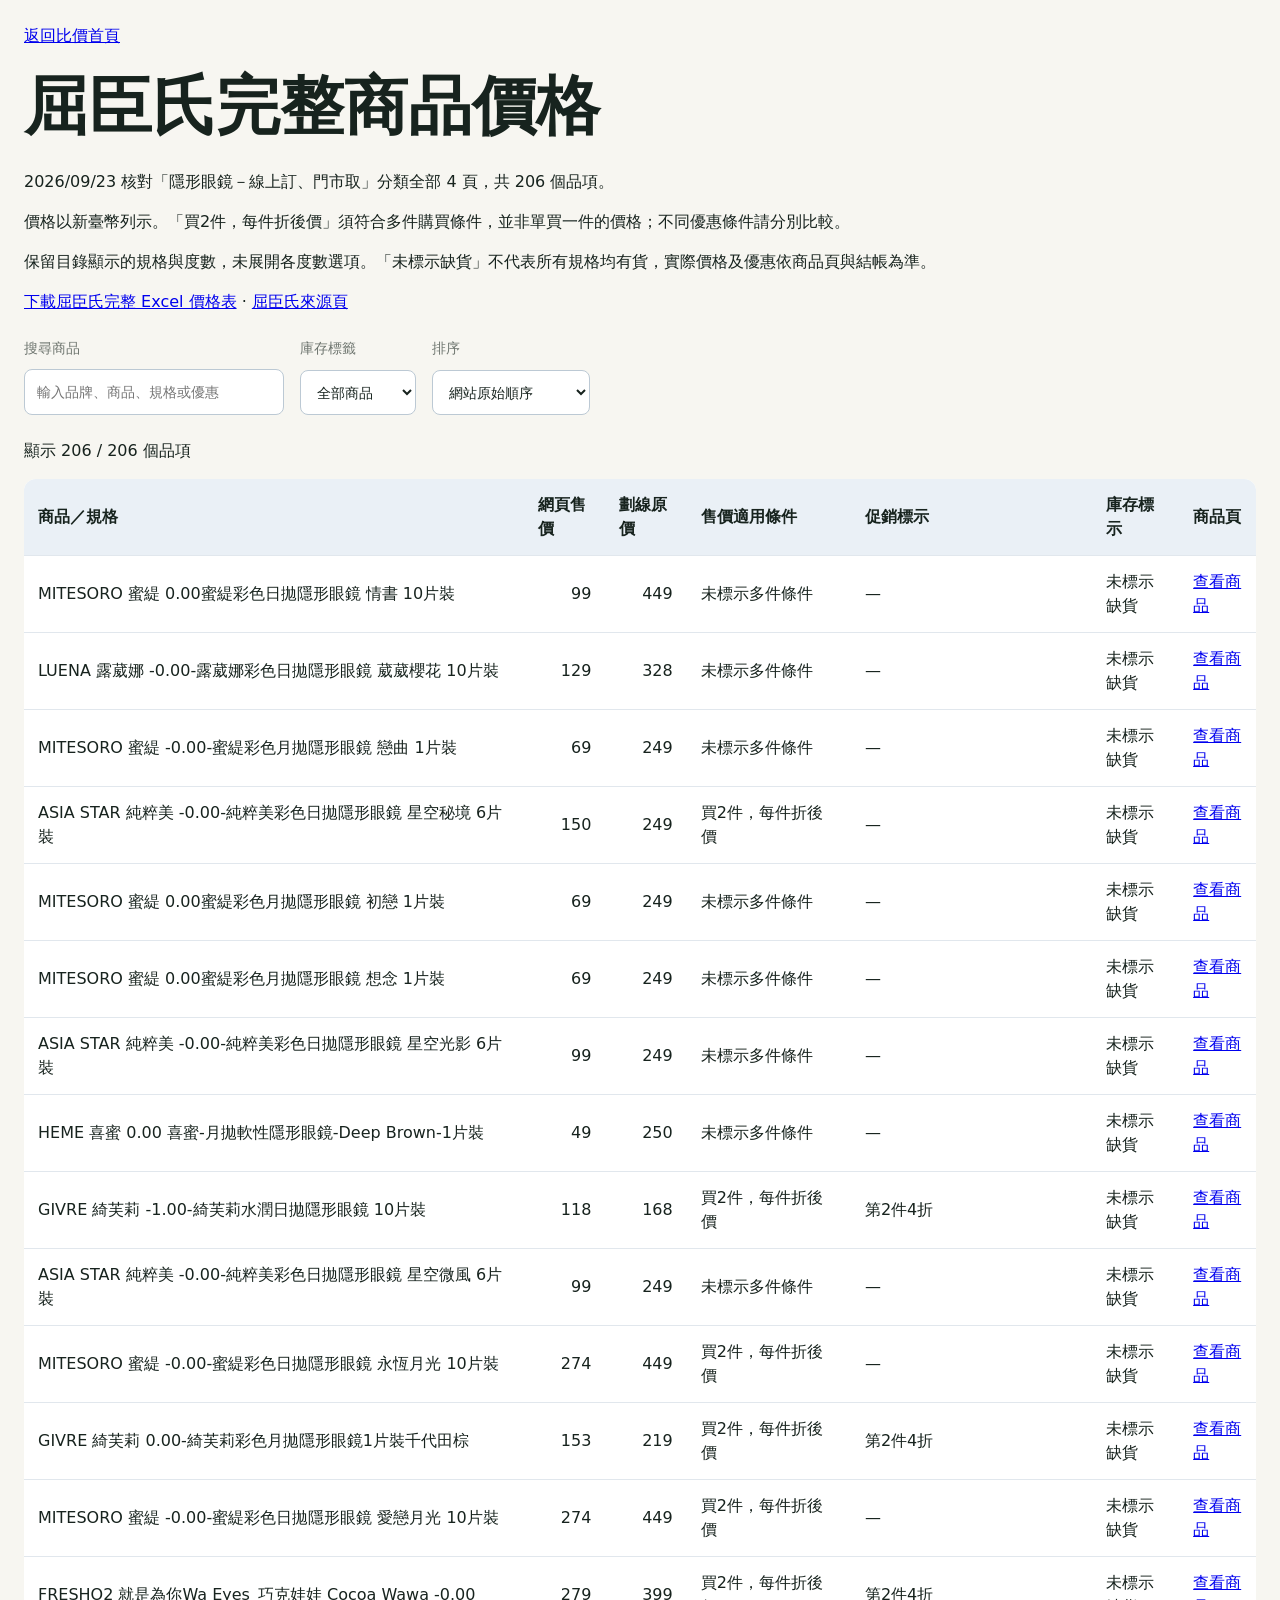
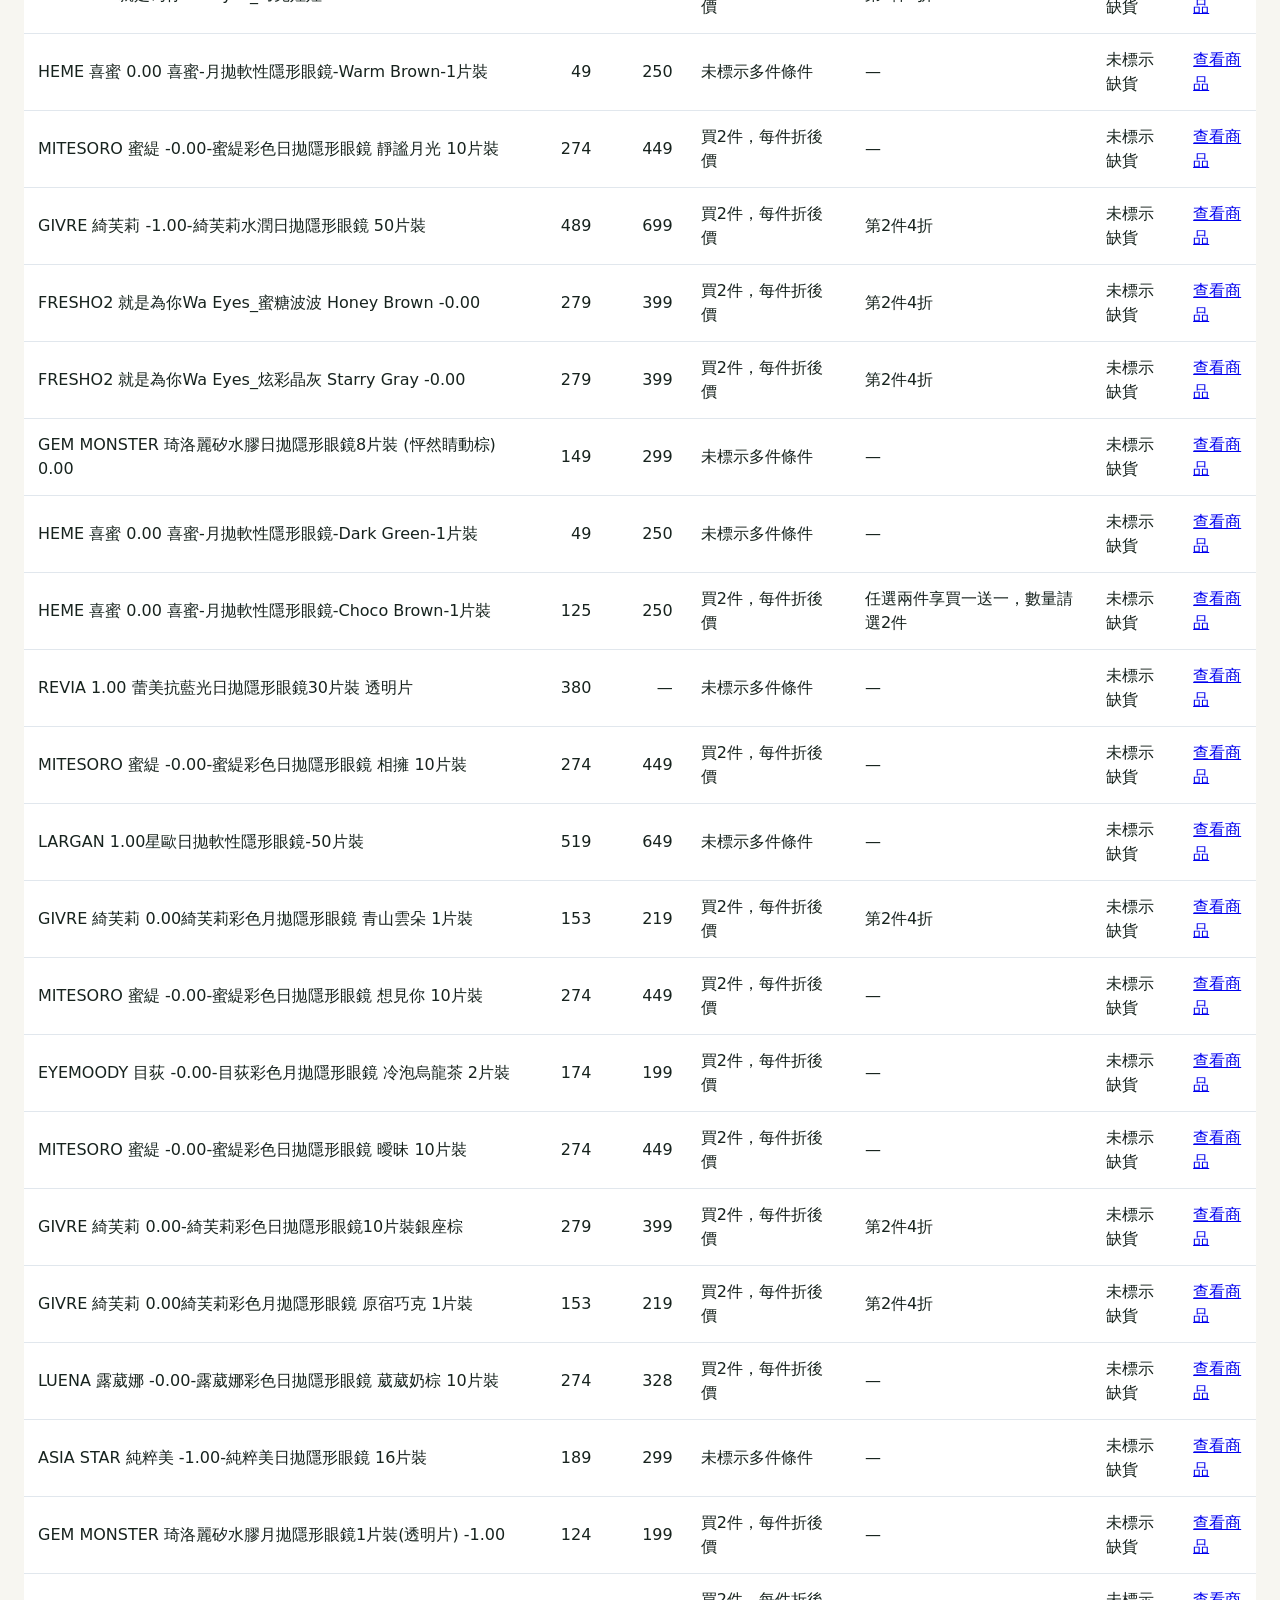
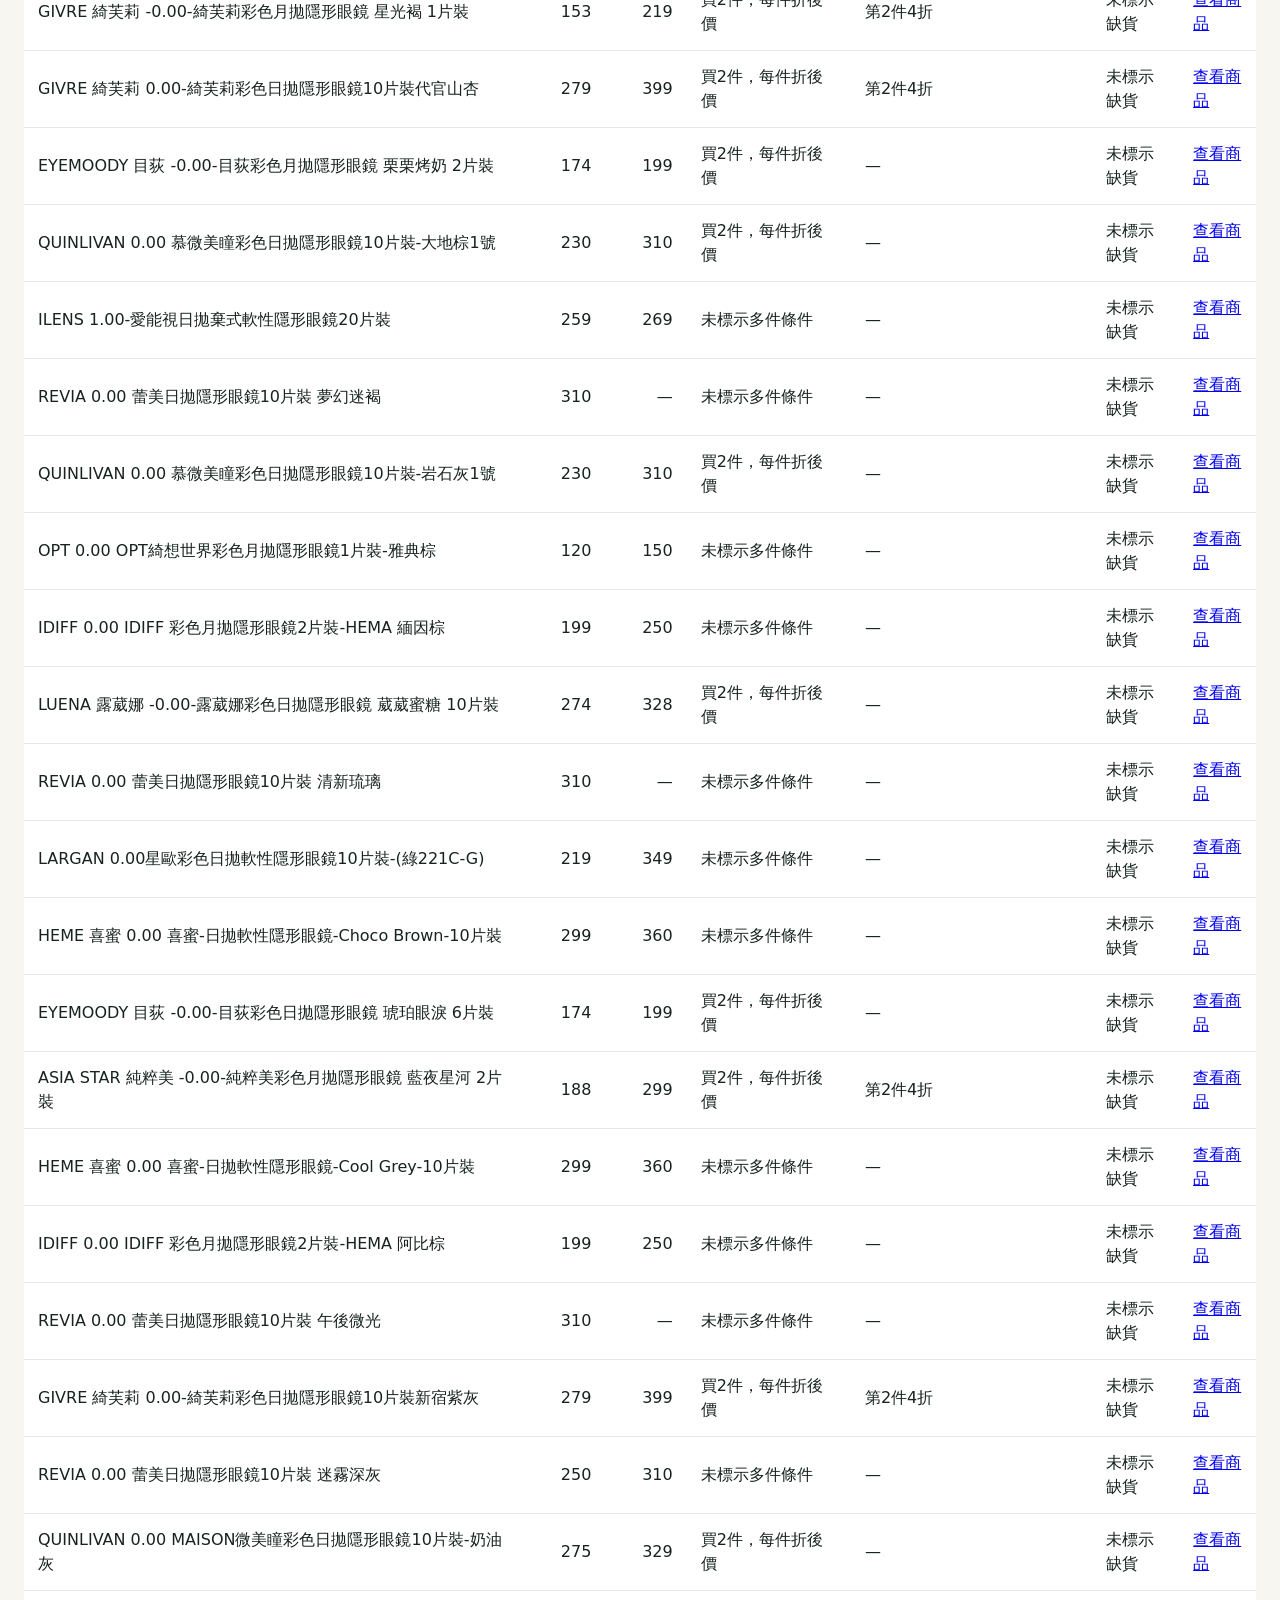
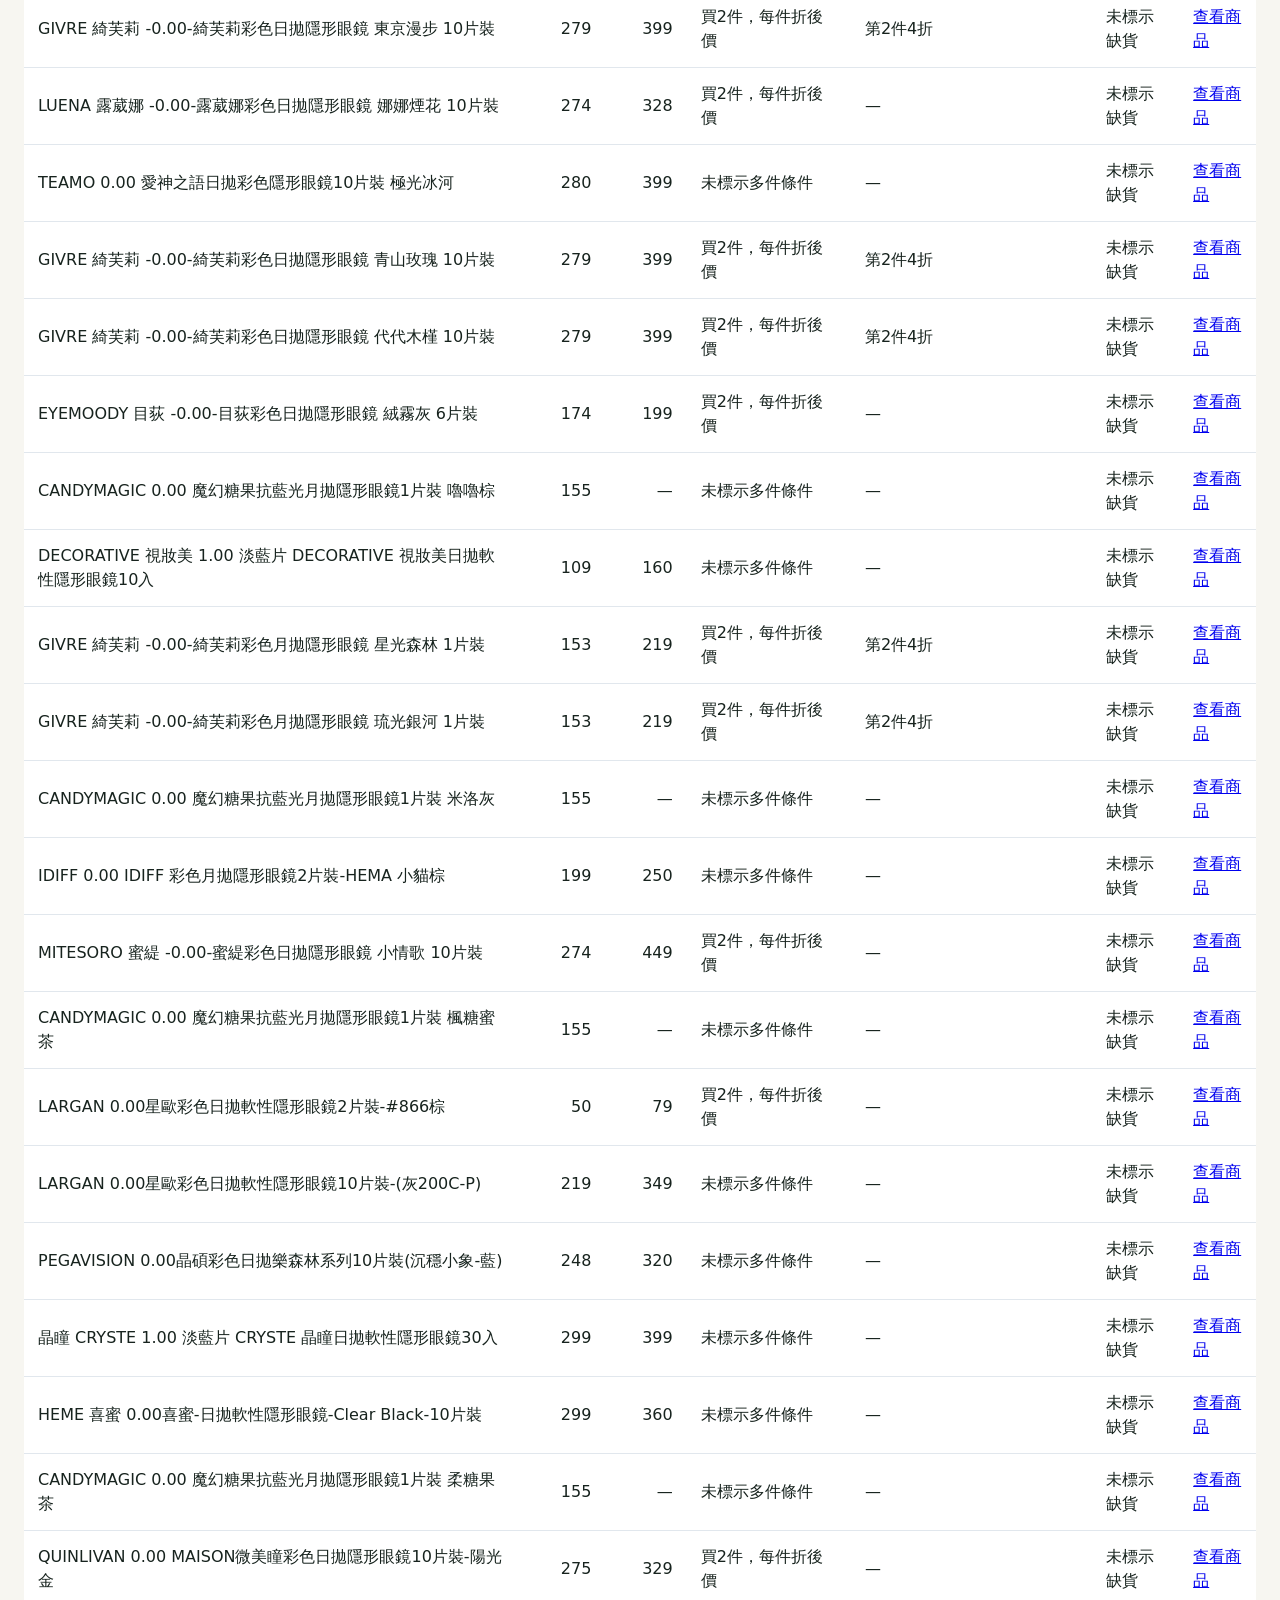
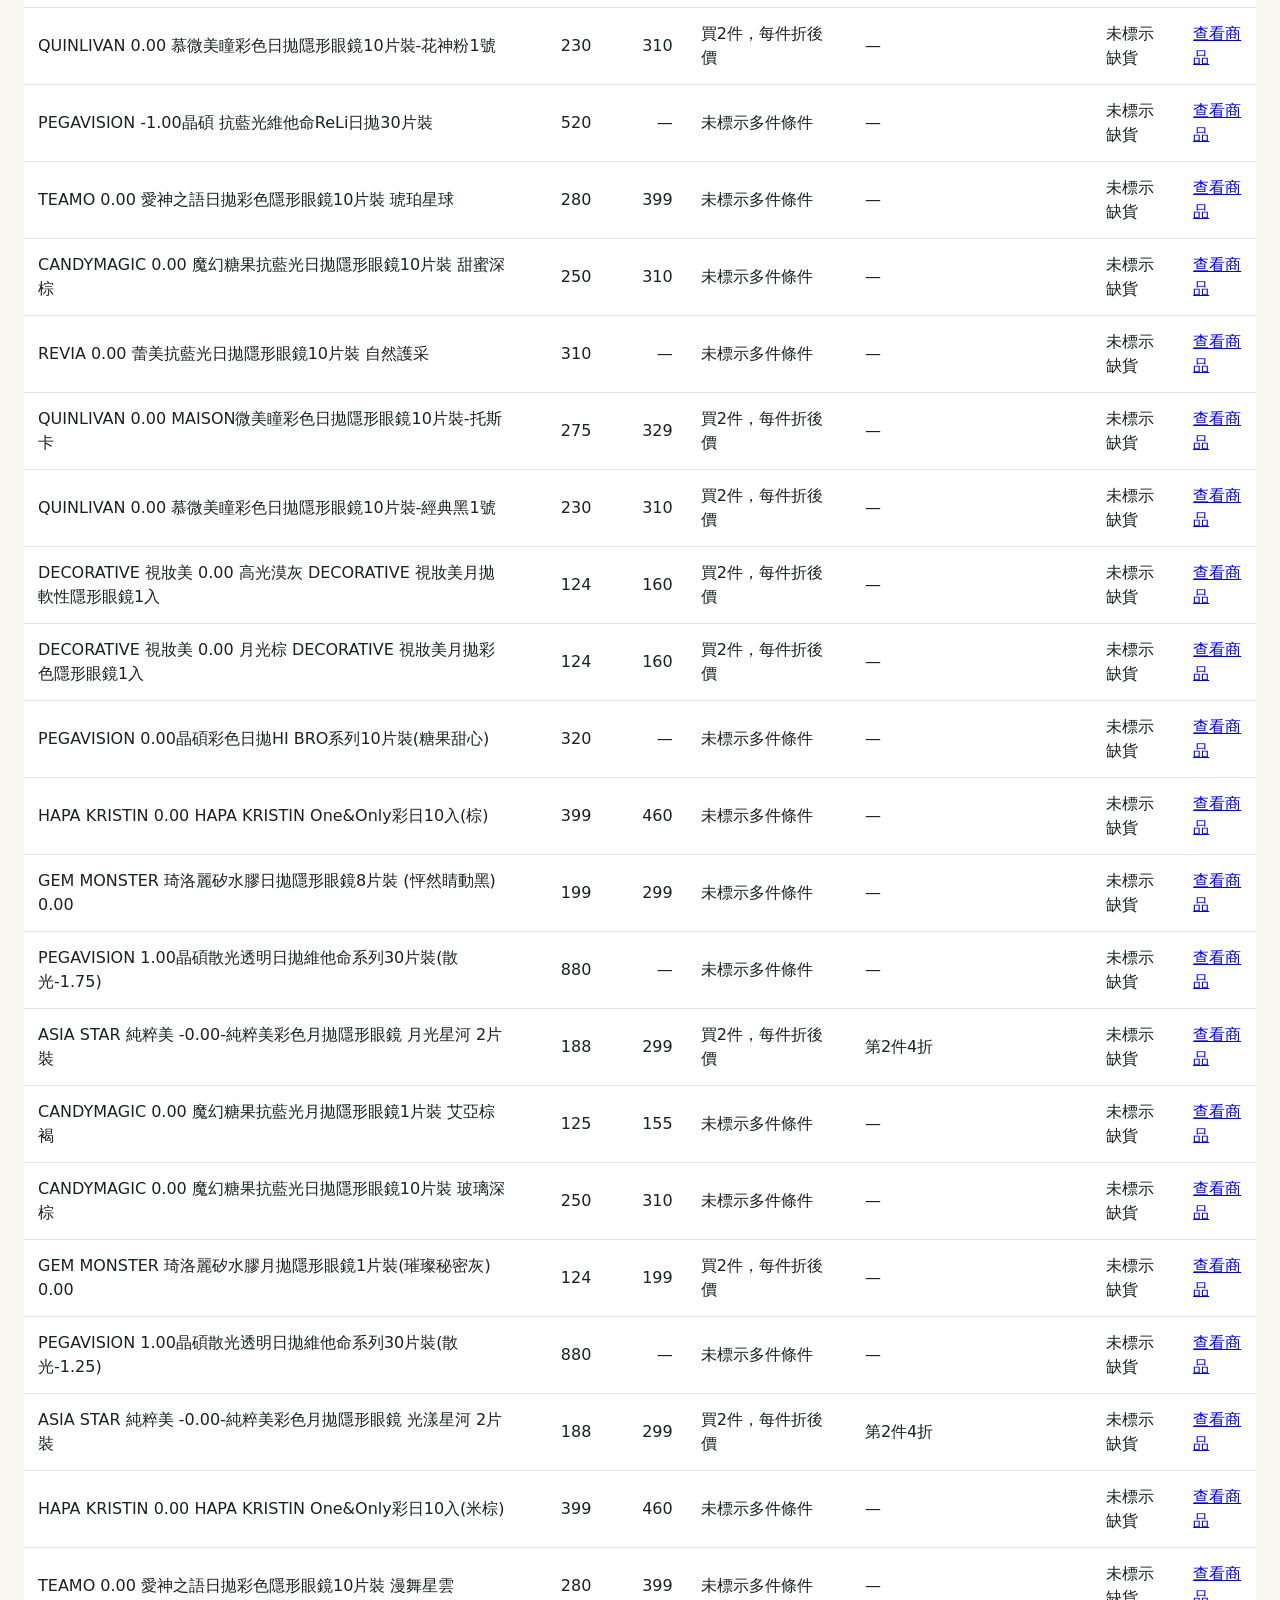
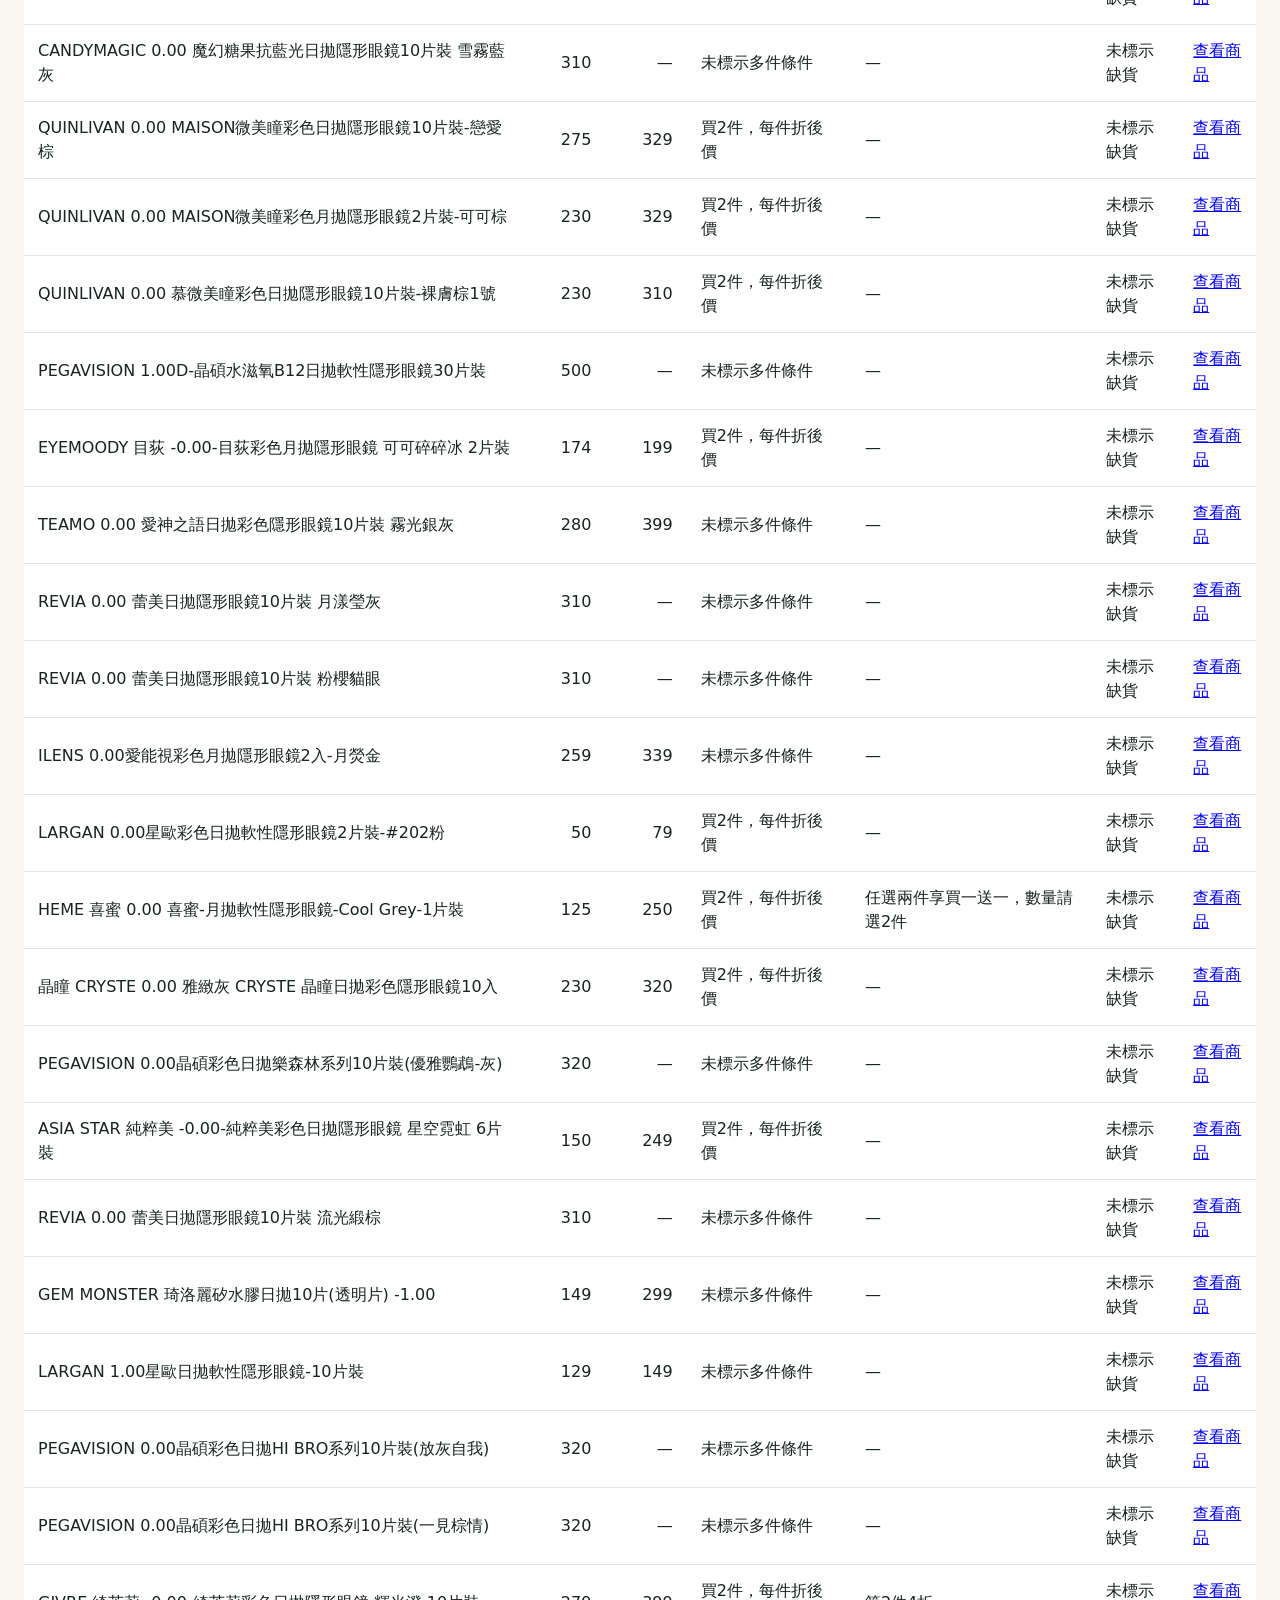
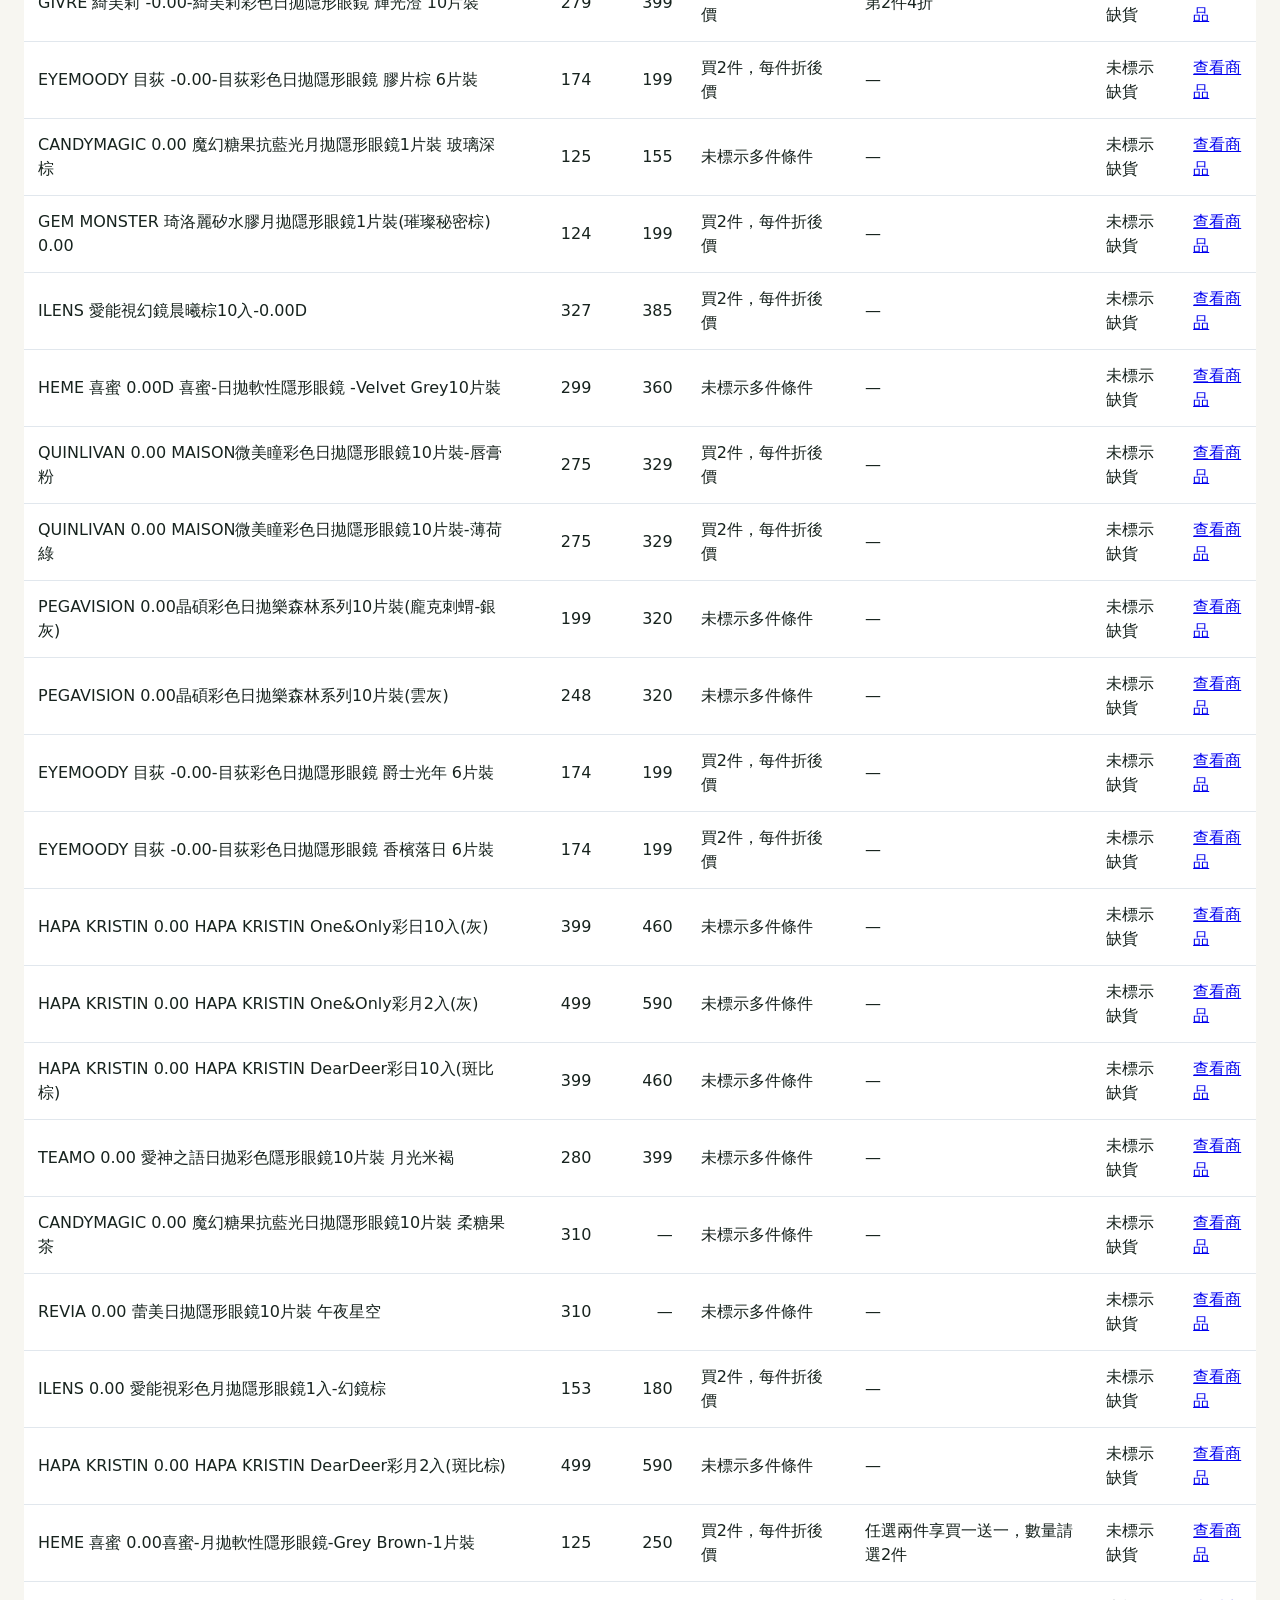
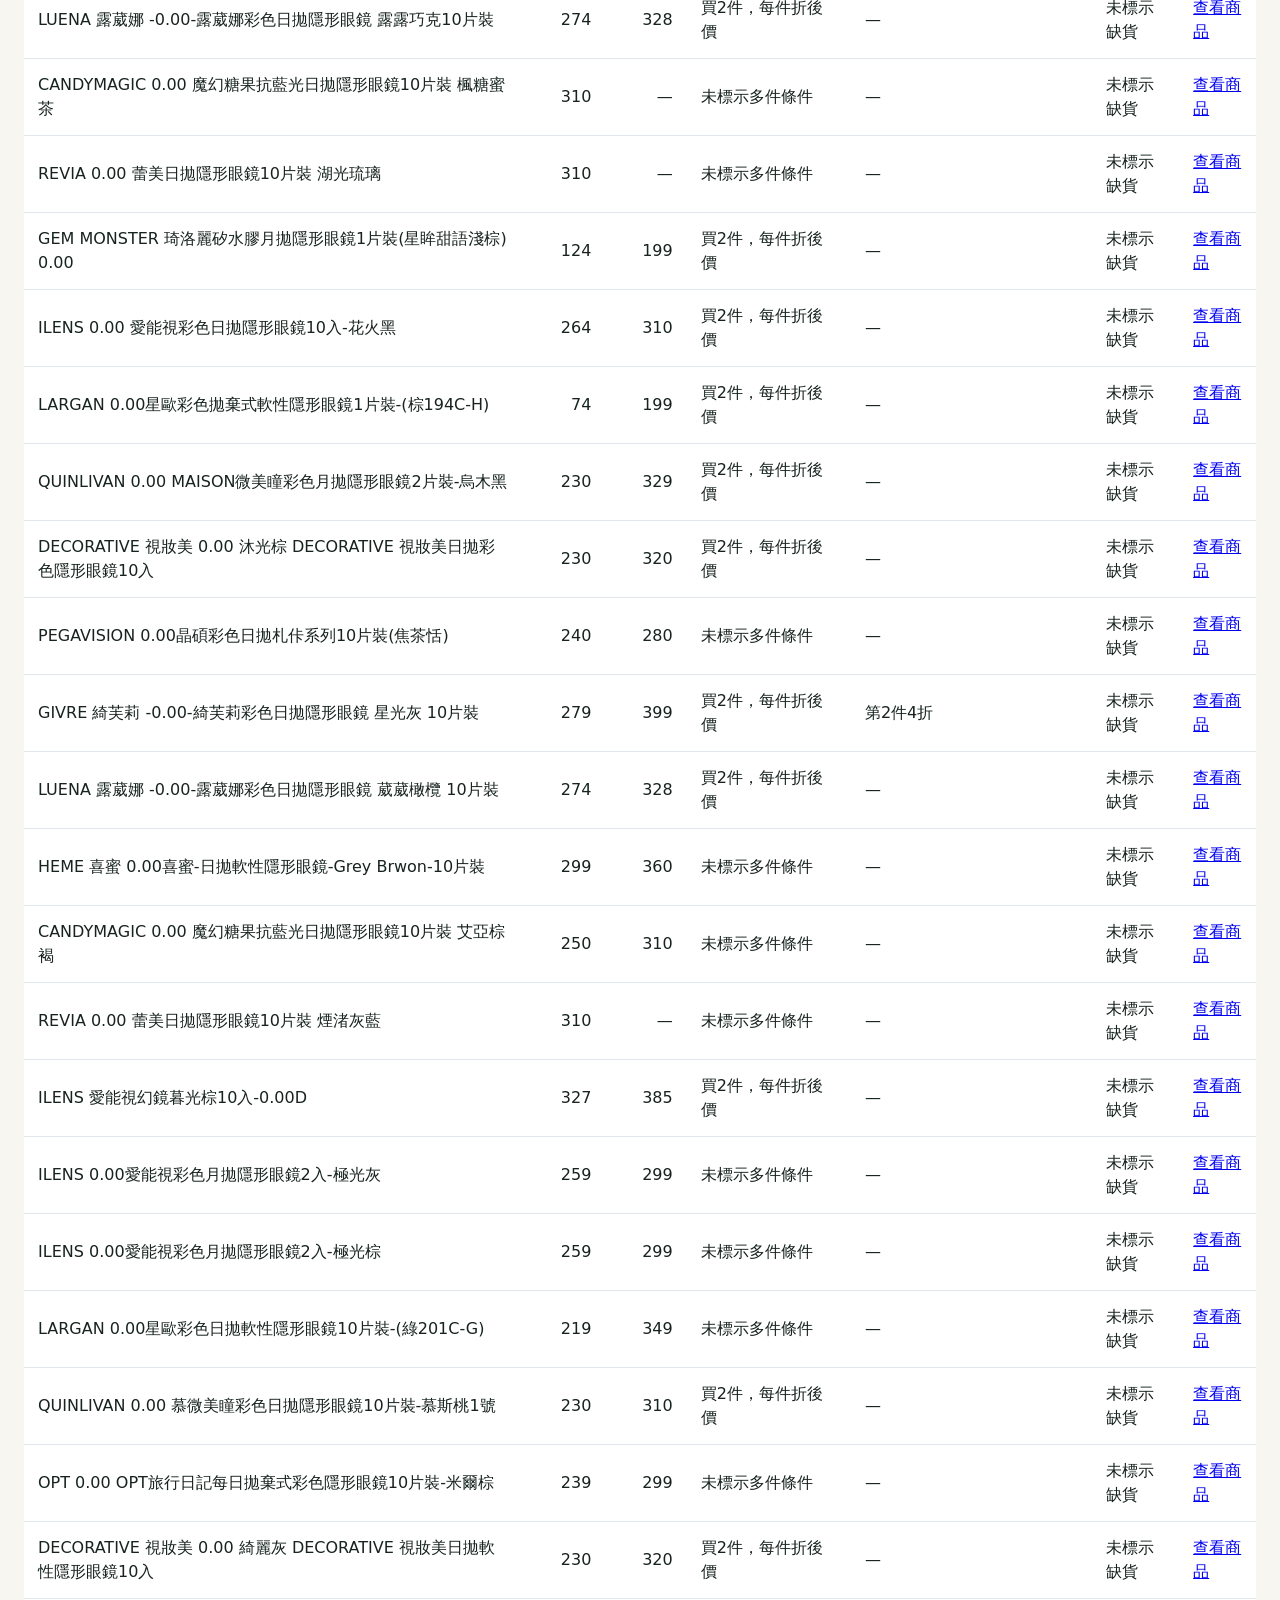
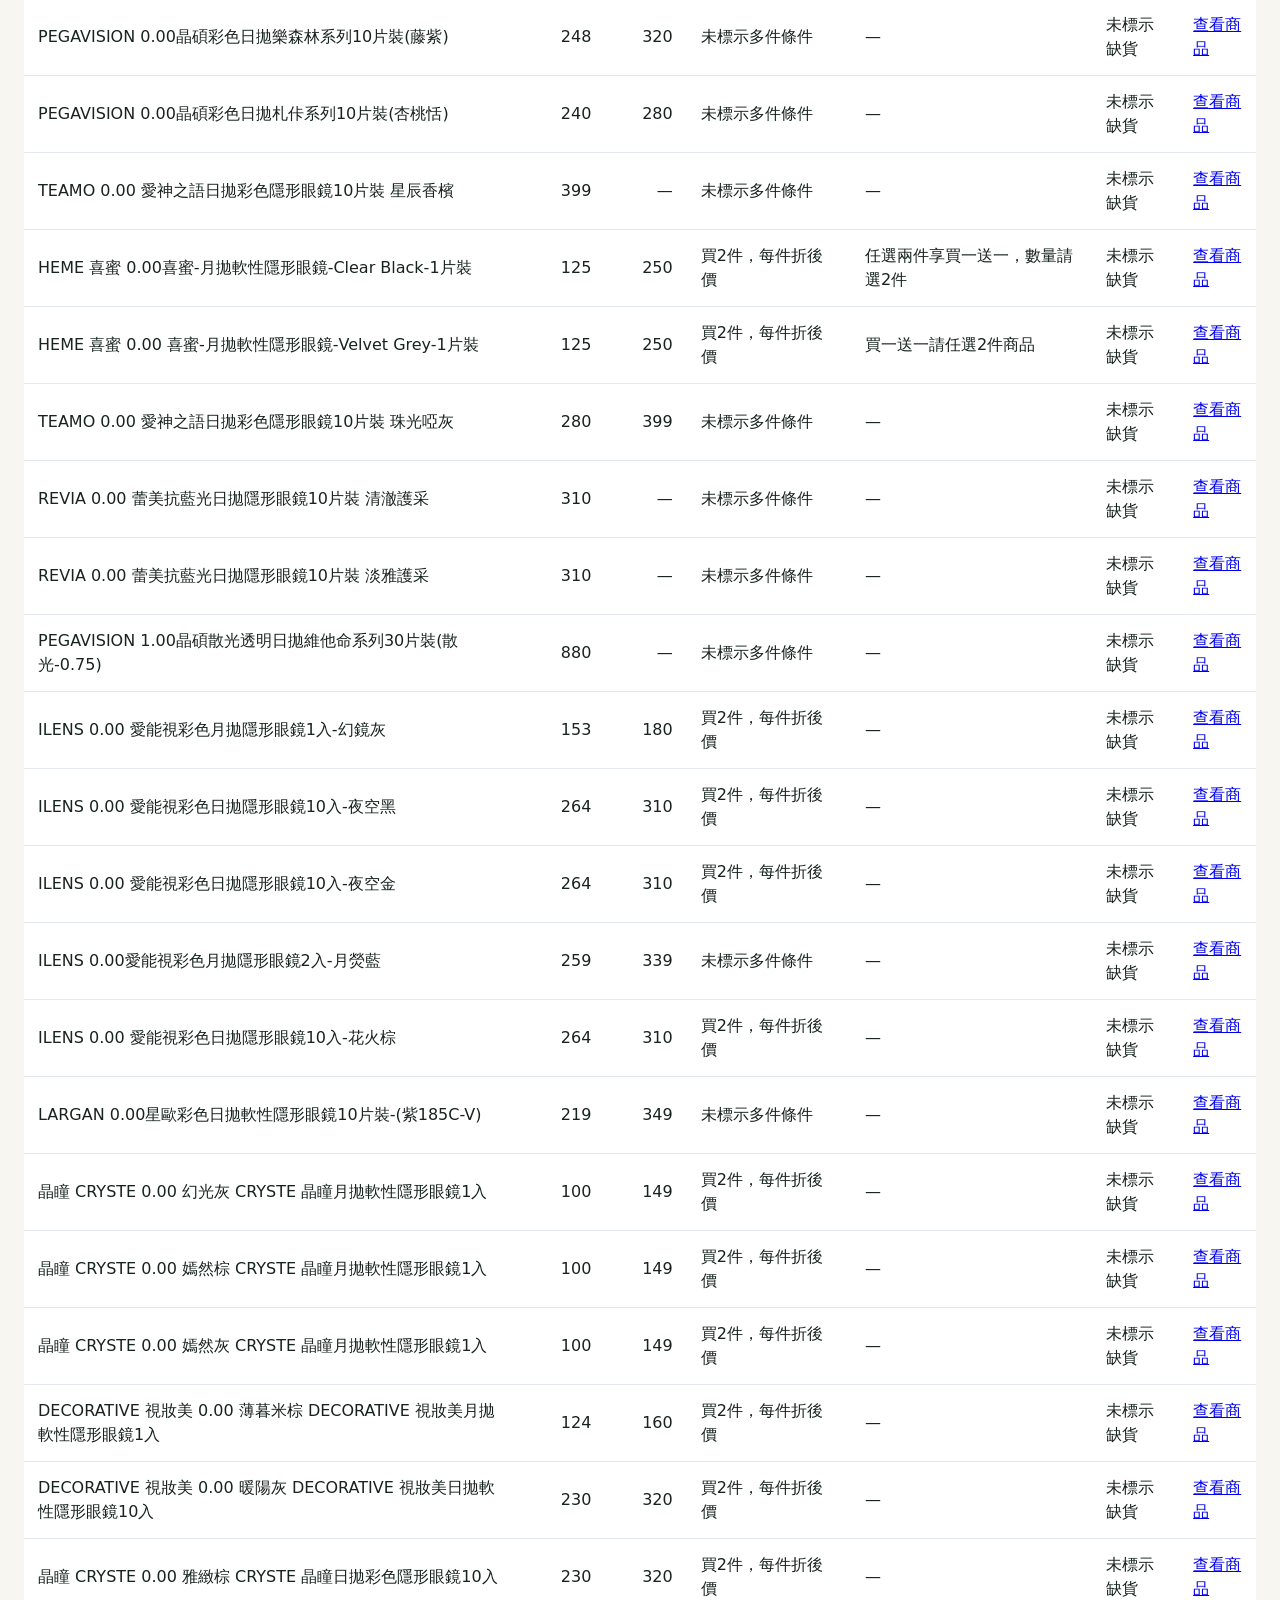
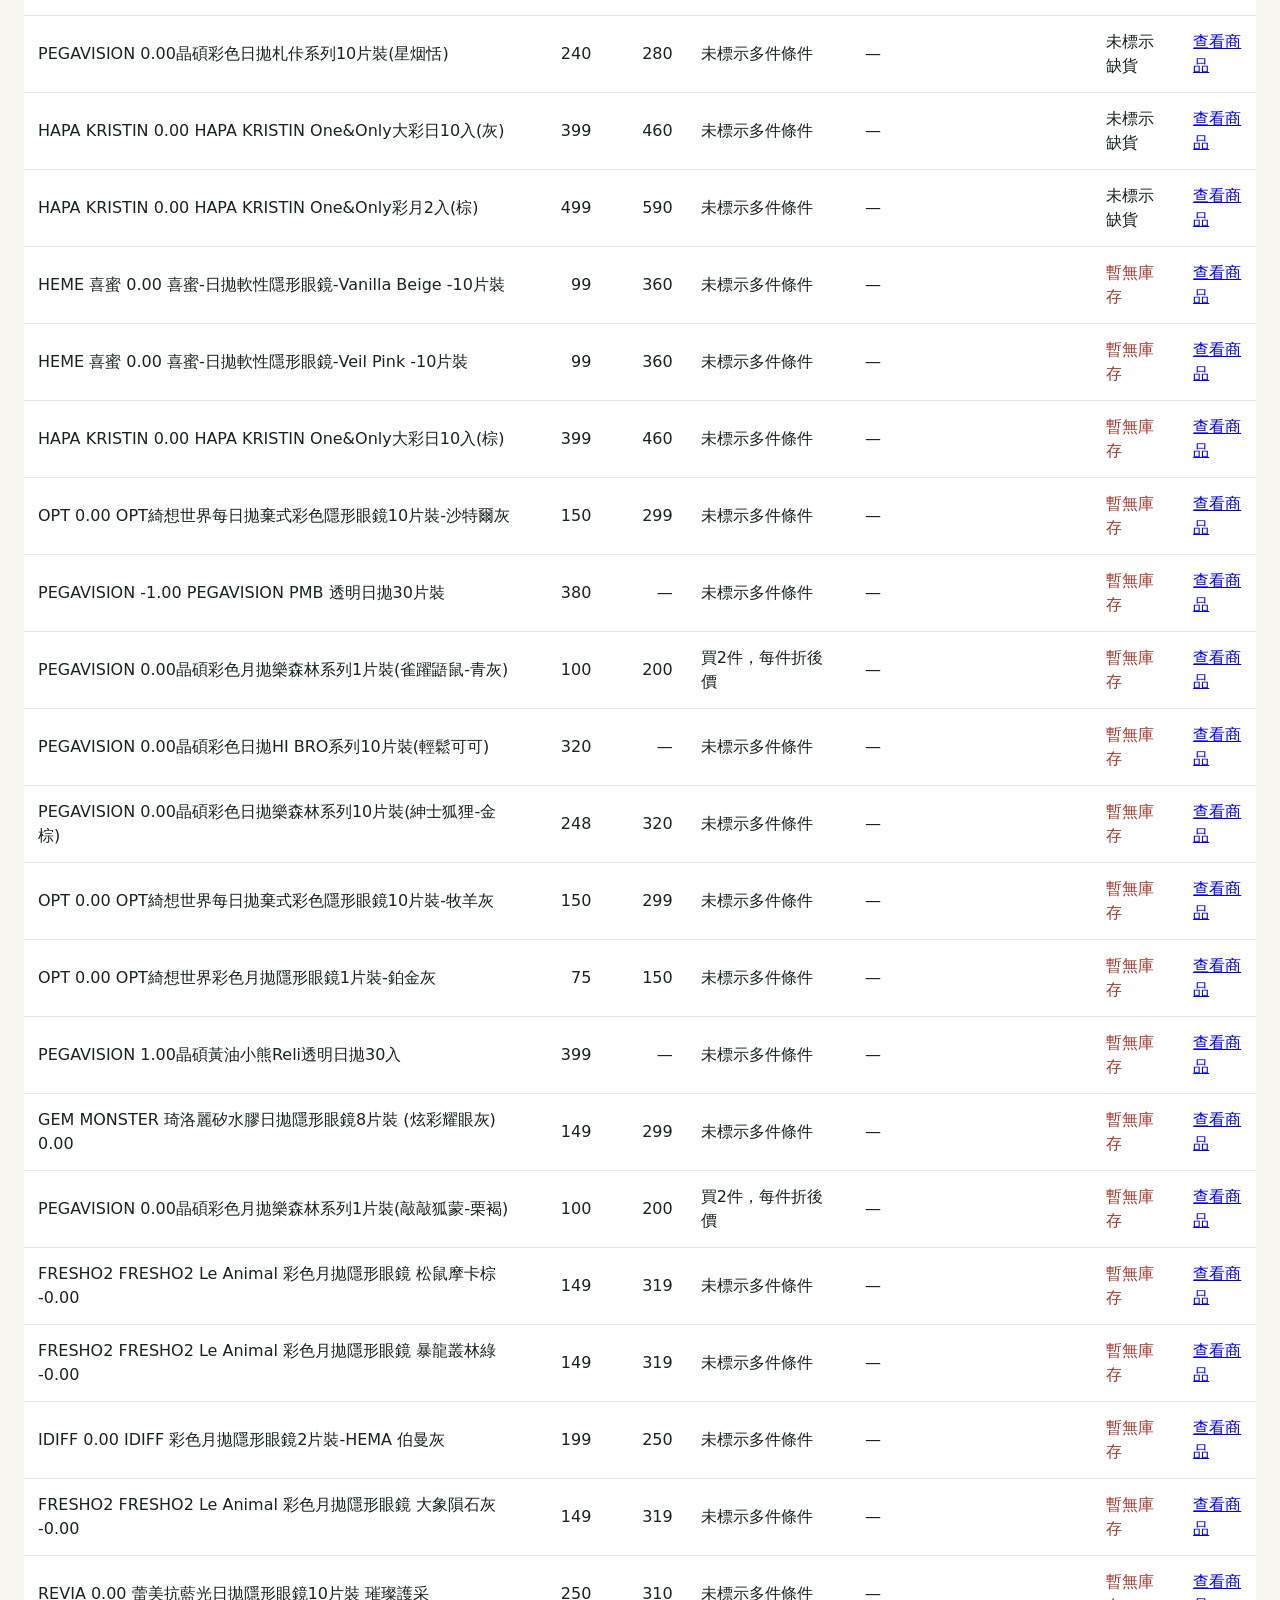
<file: public/watsons.html>
<!doctype html>
<html lang="zh-Hant">
<head><meta charset="utf-8"><meta name="viewport" content="width=device-width,initial-scale=1"><title>屈臣氏完整商品價格｜LensPrice</title><link rel="stylesheet" href="styles.css">
<style>main{max-width:1500px;margin:auto;padding:24px}.catalog-controls{display:flex;gap:16px;flex-wrap:wrap;margin:24px 0}.catalog-controls label{display:grid;gap:6px}.catalog-controls input,.catalog-controls select{font:inherit;padding:12px;border:1px solid #bcc9d4;border-radius:8px}.catalog-controls input{min-width:260px}.table-scroll{overflow:auto;background:white;border-radius:12px}table{border-collapse:collapse;width:100%;min-width:1050px}th,td{padding:14px;text-align:left;border-bottom:1px solid #e1e7ed}th{background:#eaf0f6}td.money{text-align:right;white-space:nowrap}th:first-child{min-width:270px}td:nth-child(4),td:nth-child(5){min-width:160px}tbody tr:hover{background:#f4f8fb}.sold-out{color:#a6382c}</style>
<script src="watsons.js" defer></script></head>
<body><main><a href="index.html">返回比價首頁</a><h1>屈臣氏完整商品價格</h1>
<p>2026/09/23 核對「隱形眼鏡－線上訂、門市取」分類全部 4 頁，共 206 個品項。</p>
<p>價格以新臺幣列示。「買2件，每件折後價」須符合多件購買條件，並非單買一件的價格；不同優惠條件請分別比較。</p>
<p>保留目錄顯示的規格與度數，未展開各度數選項。「未標示缺貨」不代表所有規格均有貨，實際價格及優惠依商品頁與結帳為準。</p>
<p><a href="watsons-prices-2026-09-23.xlsx" download>下載屈臣氏完整 Excel 價格表</a> · <a href="https://www.watsons.com.tw/c/1056" target="_blank" rel="noopener noreferrer">屈臣氏來源頁</a></p>
<div class="catalog-controls"><label>搜尋商品<input id="query" type="search" placeholder="輸入品牌、商品、規格或優惠"></label><label>庫存標籤<select id="availability"><option value="all">全部商品</option><option value="available">未標示缺貨</option><option value="soldout">暫無庫存</option></select></label><label>排序<select id="sort"><option value="default">網站原始順序</option><option value="asc">網頁售價由低到高</option><option value="desc">網頁售價由高到低</option></select></label></div>
<p id="count" role="status">載入中…</p><div class="table-scroll"><table><thead><tr><th scope="col">商品／規格</th><th scope="col">網頁售價</th><th scope="col">劃線原價</th><th scope="col">售價適用條件</th><th scope="col">促銷標示</th><th scope="col">庫存標示</th><th scope="col">商品頁</th></tr></thead><tbody id="catalog"></tbody></table></div></main></body></html>
</file>
<file: styles.css>
:root { --ink:#17231e; --green:#146c50; --paper:#f7f6f1; --line:#d9dfd7; --muted:#6e756f; }
* { box-sizing:border-box; } body { margin:0; background:var(--paper); color:var(--ink); font:16px/1.5 system-ui, sans-serif; }
header { background:linear-gradient(120deg,#0e513c,#238460); color:#fff; padding:64px max(24px,calc((100% - 1100px)/2)); } .eyebrow { letter-spacing:.12em; font-size:.75rem; opacity:.78; } h1 { font-size:clamp(2.1rem,5vw,4rem); margin:.15em 0; } main { max-width:1100px; margin:0 auto; padding:32px 24px 48px; }
.brand-picker { margin-bottom:42px; }.section-heading { display:flex; justify-content:space-between; align-items:end; margin-bottom:14px; }.section-heading .eyebrow,.comparison-heading .eyebrow { color:var(--green); margin:0; }.section-heading h2,.comparison-heading h2 { margin:0; font-size:1.5rem; }.text-button { border:0; background:transparent; color:var(--green); font:inherit; font-weight:700; cursor:pointer; }.brand-grid { display:grid; grid-template-columns:repeat(3,1fr); gap:10px; }.brand-button { min-height:94px; padding:14px; color:var(--ink); background:#fff; border:1px solid var(--line); border-radius:12px; font:inherit; text-align:left; cursor:pointer; transition:.15s ease; }.brand-button span { display:block; font-weight:800; font-size:1.06rem; }.brand-button small { color:var(--muted); }.brand-button:hover,.brand-button.active { background:var(--green); color:#fff; border-color:var(--green); transform:translateY(-2px); }.brand-button:hover small,.brand-button.active small { color:#d4efe5; }.comparison { scroll-margin-top:20px; padding-top:26px; border-top:1px solid var(--line); }.comparison-heading { margin-bottom:22px; }.comparison-heading h2 { font-size:clamp(1.5rem,3vw,2.2rem); }.comparison-heading p:last-child { color:var(--muted); margin:.35rem 0 0; }.controls { display:grid; grid-template-columns:2fr 1fr 1fr; gap:16px; } label { color:var(--muted); font-size:.85rem; } input,select { width:100%; display:block; margin-top:5px; padding:11px; background:#fff; border:1px solid var(--line); border-radius:8px; font:inherit; color:var(--ink); }.empty-state { padding:32px; border:1px dashed var(--line); border-radius:12px; color:var(--muted); text-align:center; }
.shared-products { margin:0 0 38px; padding:24px; background:#edf6f1; border:1px solid #cbe2d6; border-radius:14px; }.shared-products .eyebrow { color:var(--green); margin:0; }.shared-products h2 { margin:.15rem 0; font-size:1.5rem; }.shared-products > p:not(.eyebrow) { margin:.35rem 0 16px; color:var(--muted); }.shared-list { display:grid; grid-template-columns:repeat(auto-fit,minmax(220px,1fr)); gap:10px; }.shared-card { background:#fff; border:1px solid #d4e5dc; border-radius:10px; padding:14px; }.shared-card h3 { margin:0; font-size:1rem; }.shared-card p { color:var(--muted); margin:.25rem 0 .65rem; font-size:.88rem; }.shared-card span { color:var(--green); font-size:.78rem; font-weight:700; }
.summary { color:var(--muted); margin:28px 0 16px; } .grid { display:grid; gap:24px; }.ranking-group { padding-top:22px; border-top:1px solid var(--line); }.ranking-heading { display:flex; justify-content:space-between; align-items:end; gap:18px; margin-bottom:12px; }.comparison-name { color:var(--green); font-size:.78rem; font-weight:800; margin:0; }.ranking-heading h3 { margin:2px 0 0; font-size:1.25rem; }.coverage { color:var(--muted); font-size:.85rem; margin:0; white-space:nowrap; }.rankings { display:grid; grid-template-columns:repeat(auto-fit,minmax(270px,1fr)); gap:16px; }.card { position:relative; background:#fff; border:1px solid var(--line); border-radius:14px; padding:20px; display:flex; flex-direction:column; }.rank { position:absolute; right:14px; top:12px; padding:3px 8px; margin:0; border-radius:999px; background:#e5f3ed; color:var(--green); font-size:.76rem; font-weight:800; }.source { font-size:.8rem; color:var(--green); font-weight:700; padding-right:64px; }.card h2 { font-size:1.1rem; line-height:1.35; min-height:3em; }.offer,.checked { color:var(--muted); font-size:.88rem; }.prices { margin-top:auto; }.prices strong { display:block; color:var(--green); font-size:1.55rem; }.prices span { color:var(--muted); text-decoration:line-through; }.unit { font-weight:700; }.card a { color:var(--green); font-weight:700; text-decoration:none; }.notice { margin-top:32px; color:var(--muted); font-size:.85rem; }
@media (max-width:650px) { header { padding:40px 24px; }.brand-grid { grid-template-columns:repeat(2,1fr); }.controls { grid-template-columns:1fr; } }
</file>
<file: public/styles.css>
:root { --ink:#17231e; --green:#146c50; --paper:#f7f6f1; --line:#d9dfd7; --muted:#6e756f; }
.cooper-group > h3 { font-size:1.4rem; margin:0 0 8px; }
.cooper-note { color:var(--muted); font-size:.9rem; margin:0 0 24px; }
.purchase-ranking { margin-top:24px; }
.purchase-ranking h4 { margin:0; color:var(--green); font-size:1.1rem; }
.purchase-ranking .ranking-heading { flex-wrap:wrap; }
@media (max-width:400px) { .purchase-ranking .rankings { grid-template-columns:minmax(0,1fr); } }
* { box-sizing:border-box; } body { margin:0; background:var(--paper); color:var(--ink); font:16px/1.5 system-ui, sans-serif; }
header { background:linear-gradient(120deg,#0e513c,#238460); color:#fff; padding:64px max(24px,calc((100% - 1100px)/2)); } .eyebrow { letter-spacing:.12em; font-size:.75rem; opacity:.78; } h1 { font-size:clamp(2.1rem,5vw,4rem); margin:.15em 0; } main { max-width:1100px; margin:0 auto; padding:32px 24px 48px; }
.brand-picker { margin-bottom:42px; }.brand-picker.brand-selected { margin-bottom:24px; }.section-heading { display:flex; justify-content:space-between; align-items:end; margin-bottom:14px; }.section-heading .eyebrow,.comparison-heading .eyebrow { color:var(--green); margin:0; }.section-heading h2,.comparison-heading h2 { margin:0; font-size:1.5rem; }.selected-brand-note { color:var(--muted); margin:.25rem 0 0; }.text-button { border:0; background:transparent; color:var(--green); font:inherit; font-weight:700; cursor:pointer; }.brand-grid { display:grid; grid-template-columns:repeat(3,1fr); gap:10px; }.brand-button { min-height:94px; padding:14px; color:var(--ink); background:#fff; border:1px solid var(--line); border-radius:12px; font:inherit; text-align:left; cursor:pointer; transition:.15s ease; }.brand-button span { display:block; font-weight:800; font-size:1.06rem; }.brand-button small { color:var(--muted); }.brand-button:hover,.brand-button.active { background:var(--green); color:#fff; border-color:var(--green); transform:translateY(-2px); }.brand-button:hover small,.brand-button.active small { color:#d4efe5; }.verified-ranking,.comparison { scroll-margin-top:20px; padding-top:26px; border-top:1px solid var(--line); }.verified-ranking { margin-bottom:42px; }.comparison-heading { margin-bottom:22px; }.comparison-heading h2 { font-size:clamp(1.5rem,3vw,2.2rem); }.comparison-heading p:last-child { color:var(--muted); margin:.35rem 0 0; }.controls { display:grid; grid-template-columns:2fr 1fr 1fr; gap:16px; } label { color:var(--muted); font-size:.85rem; } input,select { width:100%; display:block; margin-top:5px; padding:11px; background:#fff; border:1px solid var(--line); border-radius:8px; font:inherit; color:var(--ink); }.empty-state { padding:32px; border:1px dashed var(--line); border-radius:12px; color:var(--muted); text-align:center; }
.summary { color:var(--muted); margin:28px 0 16px; } .grid { display:grid; gap:24px; }.ranking-group { padding-top:22px; border-top:1px solid var(--line); }.ranking-heading { display:flex; justify-content:space-between; align-items:end; gap:18px; margin-bottom:12px; }.comparison-name { color:var(--green); font-size:.78rem; font-weight:800; margin:0; }.ranking-heading h3 { margin:2px 0 0; font-size:1.25rem; }.coverage { color:var(--muted); font-size:.85rem; margin:0; white-space:nowrap; }.rankings { display:grid; grid-template-columns:repeat(auto-fit,minmax(270px,1fr)); gap:16px; }.card { position:relative; background:#fff; border:1px solid var(--line); border-radius:14px; padding:20px; display:flex; flex-direction:column; }.rank { position:absolute; right:14px; top:12px; padding:3px 8px; margin:0; border-radius:999px; background:#e5f3ed; color:var(--green); font-size:.76rem; font-weight:800; }.source { font-size:.8rem; color:var(--green); font-weight:700; padding-right:64px; }.card h2 { font-size:1.1rem; line-height:1.35; min-height:3em; }.offer,.checked { color:var(--muted); font-size:.88rem; }.prices { margin-top:auto; }.prices strong { display:block; color:var(--green); font-size:1.55rem; }.prices span { color:var(--muted); text-decoration:line-through; }.unit { font-weight:700; }.card a { color:var(--green); font-weight:700; text-decoration:none; }.notice { margin-top:32px; color:var(--muted); font-size:.85rem; }
.summary { color:var(--muted); margin:28px 0 16px; } .grid { display:grid; gap:24px; }.ranking-group { padding-top:22px; border-top:1px solid var(--line); }.ranking-heading { display:flex; justify-content:space-between; align-items:end; gap:18px; margin-bottom:12px; }.comparison-name { color:var(--green); font-size:.78rem; font-weight:800; margin:0; }.ranking-heading h3 { margin:2px 0 0; font-size:1.25rem; }.coverage { color:var(--muted); font-size:.85rem; margin:0; white-space:nowrap; }.rankings { display:grid; grid-template-columns:repeat(auto-fit,minmax(270px,1fr)); gap:16px; }.pending-source { margin:0; padding:18px; border:1px dashed var(--line); border-radius:12px; color:var(--muted); background:#fff; }.card { position:relative; background:#fff; border:1px solid var(--line); border-radius:14px; padding:20px; display:flex; flex-direction:column; }.rank { position:absolute; right:14px; top:12px; padding:3px 8px; margin:0; border-radius:999px; background:#e5f3ed; color:var(--green); font-size:.76rem; font-weight:800; }.source { font-size:.8rem; color:var(--green); font-weight:700; padding-right:64px; }.card h2 { font-size:1.1rem; line-height:1.35; min-height:3em; }.offer,.checked { color:var(--muted); font-size:.88rem; }.prices { margin-top:auto; }.prices strong { display:block; color:var(--green); font-size:1.55rem; }.prices span { color:var(--muted); text-decoration:line-through; }.unit { font-weight:700; }.card a { color:var(--green); font-weight:700; text-decoration:none; }.notice { margin-top:32px; color:var(--muted); font-size:.85rem; }
.source-pool { margin:-8px 0 22px; padding:12px 14px; background:#fff; border:1px solid var(--line); border-radius:10px; color:var(--muted); font-size:.86rem; }.source-pool a { color:var(--green); font-weight:700; text-decoration:none; }
.motivation { max-width:720px; margin:0 0 28px; color:var(--muted); font-size:1.05rem; }
.controls[hidden],.source-pool[hidden],.summary[hidden] { display:none; }
.more-rankings-button { margin:14px 0; padding:9px 13px; border:1px solid var(--green); border-radius:8px; background:#fff; color:var(--green); font:inherit; font-weight:700; cursor:pointer; }.ranking-heading .more-rankings-button { margin:0; white-space:nowrap; }.more-rankings-button:hover { background:#e5f3ed; }.extra-rankings { margin-top:16px; }.rankings[hidden] { display:none; }
.lq-winners { margin:0 0 42px; padding-top:26px; border-top:1px solid var(--line); }
.source-overview { margin:0 0 42px; padding:26px; background:#fff; border:1px solid var(--line); border-radius:20px; box-shadow:0 8px 20px rgba(23,35,30,.04); }.source-overview .comparison-heading { margin-bottom:14px; }.source-overview-links { display:grid; grid-template-columns:repeat(auto-fit,minmax(150px,1fr)); gap:10px; }.source-site { display:flex; flex-direction:column; gap:3px; padding:13px 14px; border:1px solid var(--line); border-radius:12px; color:var(--ink); text-decoration:none; background:#fafcfb; transition:.15s ease; }.source-site strong { font-size:.96rem; }.source-site span { color:var(--muted); font-size:.78rem; }.source-site.active { border-color:#b8ddcb; background:#f0f8f4; }.source-site.active span { color:var(--green); }.source-site:hover { transform:translateY(-2px); box-shadow:0 8px 14px rgba(23,35,30,.08); }
header { position:relative; overflow:hidden; padding-top:56px; padding-bottom:52px; box-shadow:inset 0 -1px rgba(255,255,255,.2); }
header > * { position:relative; z-index:1; max-width:1100px; margin-left:auto; margin-right:auto; }
header::after { content:""; position:absolute; width:420px; height:420px; right:-150px; top:-260px; border:1px solid rgba(255,255,255,.2); border-radius:50%; box-shadow:0 0 0 42px rgba(255,255,255,.04),0 0 0 85px rgba(255,255,255,.03); }
header h1 { max-width:1100px; letter-spacing:-.04em; }
header > p:last-child { margin-top:8px; opacity:.88; }
main { padding-top:38px; }
.brand-picker { padding:26px; margin-bottom:34px; background:linear-gradient(135deg,#fff 0%,#f2f7f3 100%); border:1px solid var(--line); border-radius:20px; box-shadow:0 12px 28px rgba(23,35,30,.05); }
.brand-picker.brand-selected { padding:20px 26px; }
.section-heading { margin-bottom:20px; }
.section-heading h2 { font-size:clamp(1.45rem,2.4vw,2rem); letter-spacing:-.03em; }
.section-heading .eyebrow { font-weight:800; color:#278064; }
.text-button { padding:9px 13px; border:1px solid #a7cdbd; border-radius:999px; background:#fff; transition:.15s ease; }
.text-button:hover { background:#e7f4ed; transform:translateY(-1px); }
.brand-grid { gap:13px; }
.brand-button { min-height:108px; padding:18px; border-radius:15px; border-color:#d7e1da; box-shadow:0 2px 0 rgba(20,108,80,.02); }
.brand-button span { font-size:1.14rem; letter-spacing:-.02em; }
.brand-button small { margin-top:4px; font-size:.85rem; }
.brand-button:hover,.brand-button.active { box-shadow:0 12px 20px rgba(20,108,80,.17); }
.comparison { padding-top:8px; border-top:0; }
.motivation { max-width:none; margin:0 0 32px; padding:22px 24px 22px 28px; color:#385548; background:#e7f3ec; border:1px solid #c5e0d2; border-left:5px solid var(--green); border-radius:14px; font-size:1.05rem; line-height:1.75; box-shadow:0 8px 18px rgba(20,108,80,.06); }
.ranking-group { padding:28px 0 30px; }
.ranking-heading { align-items:center; margin-bottom:16px; }
.ranking-heading h3 { font-size:1.35rem; letter-spacing:-.025em; }
.coverage { padding:5px 10px; border-radius:999px; background:#eef5f0; color:#48705e; }
.rankings { gap:18px; }
.card { min-height:330px; padding:22px; border-radius:17px; border-color:#d7e1da; box-shadow:0 7px 16px rgba(23,35,30,.045); transition:transform .15s ease,box-shadow .15s ease; }
.card:hover { transform:translateY(-3px); box-shadow:0 14px 26px rgba(23,35,30,.09); }
.card h2 { margin:16px 0 22px; font-size:1.13rem; }
.rank { right:16px; top:14px; }
.source { color:#0a7a59; }
.prices strong { font-size:1.75rem; letter-spacing:-.03em; }
.more-rankings-button { border-radius:999px; padding:10px 15px; }
@media (max-width:650px) { header { padding:40px 24px; }.brand-picker { padding:20px; border-radius:16px; }.section-heading { align-items:start; gap:12px; }.brand-grid { grid-template-columns:repeat(2,1fr); gap:10px; }.brand-button { min-height:94px; padding:14px; }.ranking-heading { align-items:start; flex-wrap:wrap; }.coverage { white-space:normal; }.ranking-heading .more-rankings-button { margin-left:auto; }.controls { grid-template-columns:1fr; } }
/* Home delivery guide: scoped to avoid changing product rankings. */
.shipping-guide { margin:0 0 36px; scroll-margin-top:24px; }
.shipping-intro { display:flex; align-items:center; justify-content:space-between; gap:24px; margin:0 0 22px; }
.shipping-intro .eyebrow { color:var(--green); font-weight:800; margin:0 0 8px; }
.shipping-intro h2 { margin:0; font-size:clamp(1.4rem,3vw,2rem); letter-spacing:-.035em; }
.shipping-intro p:last-child { color:#58685e; margin:8px 0 0; }
.shipping-skip { flex-shrink:0; color:var(--green); font-weight:700; text-decoration:none; padding:10px 16px; border:1px solid #b4cebf; border-radius:999px; }
.shipping-all { background:#fff; border:1px solid #c9dbcf; border-radius:20px; overflow:hidden; box-shadow:0 8px 24px #17231e06; }
.shipping-all > summary { display:flex; justify-content:space-between; gap:16px; align-items:center; list-style:none; padding:20px 24px; background:#e7f3ec; color:#194d37; cursor:pointer; font-weight:800; }
.shipping-all > summary::-webkit-details-marker { display:none; }
.shipping-all > summary small { display:block; color:#526e5d; font-size:.8rem; font-weight:400; margin-top:4px; }
.shipping-toggle { width:30px; height:30px; display:grid; place-items:center; border:1px solid #accfba; border-radius:50%; flex-shrink:0; }
.shipping-toggle::before { content:'+'; font-size:1.25rem; }
.shipping-all[open] > summary .shipping-toggle::before { content:'−'; }
.shipping-content { padding:0 24px 22px; }
.shipping-explainer { margin:18px 0; color:#59675e; font-size:.85rem; line-height:1.7; }
.shipping-grid { display:grid; grid-template-columns:repeat(3,minmax(0,1fr)); gap:14px; align-items:start; }
.shipping-card { min-width:0; padding:18px; border:1px solid #dbe5de; border-radius:14px; background:linear-gradient(150deg,#fff,#f7faf7); }
.shipping-card-heading { display:flex; align-items:center; gap:9px; }
.shipping-card h3 { margin:0; font-size:1.05rem; }
.shipping-number { color:#607868; font:600 .75rem/1.8 system-ui,sans-serif; }
.shipping-time { color:#146c50; font-size:1rem; font-weight:800; min-height:3em; margin:14px 0 12px; }
.shipping-card dl { margin:0; font-size:.82rem; }
.shipping-card dl > div { display:grid; grid-template-columns:4.2em minmax(0,1fr); gap:8px; padding:7px 0; border-top:1px solid #e7ece8; }
.shipping-card dt { color:#627368; }
.shipping-card dd { margin:0; font-weight:600; overflow-wrap:anywhere; }
.shipping-card .shipping-pending { color:#896127; }
.shipping-detail { margin-top:12px; font-size:.78rem; color:#52665a; }
.shipping-detail summary { cursor:pointer; padding:5px 0; color:#276647; }
.shipping-detail p { line-height:1.8; margin:8px 0; }
.shipping-sources { display:flex; flex-wrap:wrap; gap:8px 14px; }
.shipping-sources a { color:#146c50; text-underline-offset:3px; }
.shipping-footnote { margin:20px 0 0; color:#647269; font-size:.77rem; line-height:1.8; }
.shipping-guide :is(a,summary):focus-visible { outline:3px solid #278064; outline-offset:3px; }
@media (max-width:900px) { .shipping-grid { grid-template-columns:repeat(2,minmax(0,1fr)); } }
@media (max-width:600px) { .shipping-intro { align-items:flex-start; flex-direction:column; gap:14px; }.shipping-grid { grid-template-columns:minmax(0,1fr); }.shipping-content { padding:0 16px 18px; }.shipping-all > summary { padding:18px 16px; }.shipping-time { min-height:0; }.shipping-card { padding:18px; } }
.additional-brands { margin-top:28px; padding-top:22px; border-top:1px solid var(--line); }
.additional-brands h3 { margin:0 0 8px; font-size:1.18rem; }
.brand-grid-note,.brand-data-note { color:var(--muted); font-size:.9rem; line-height:1.7; }
.brand-data-note { margin-bottom:0; }
.other-brand-filters { display:flex; flex-wrap:wrap; gap:10px; margin-top:18px; }
.other-brand-button { font:inherit; color:var(--green); background:#fff; border:1px solid var(--line); border-radius:24px; padding:9px 16px; cursor:pointer; }
.other-brand-button:hover,.other-brand-button:focus-visible { background:var(--green); color:#fff; }
[hidden] { display:none !important; }
</file>
